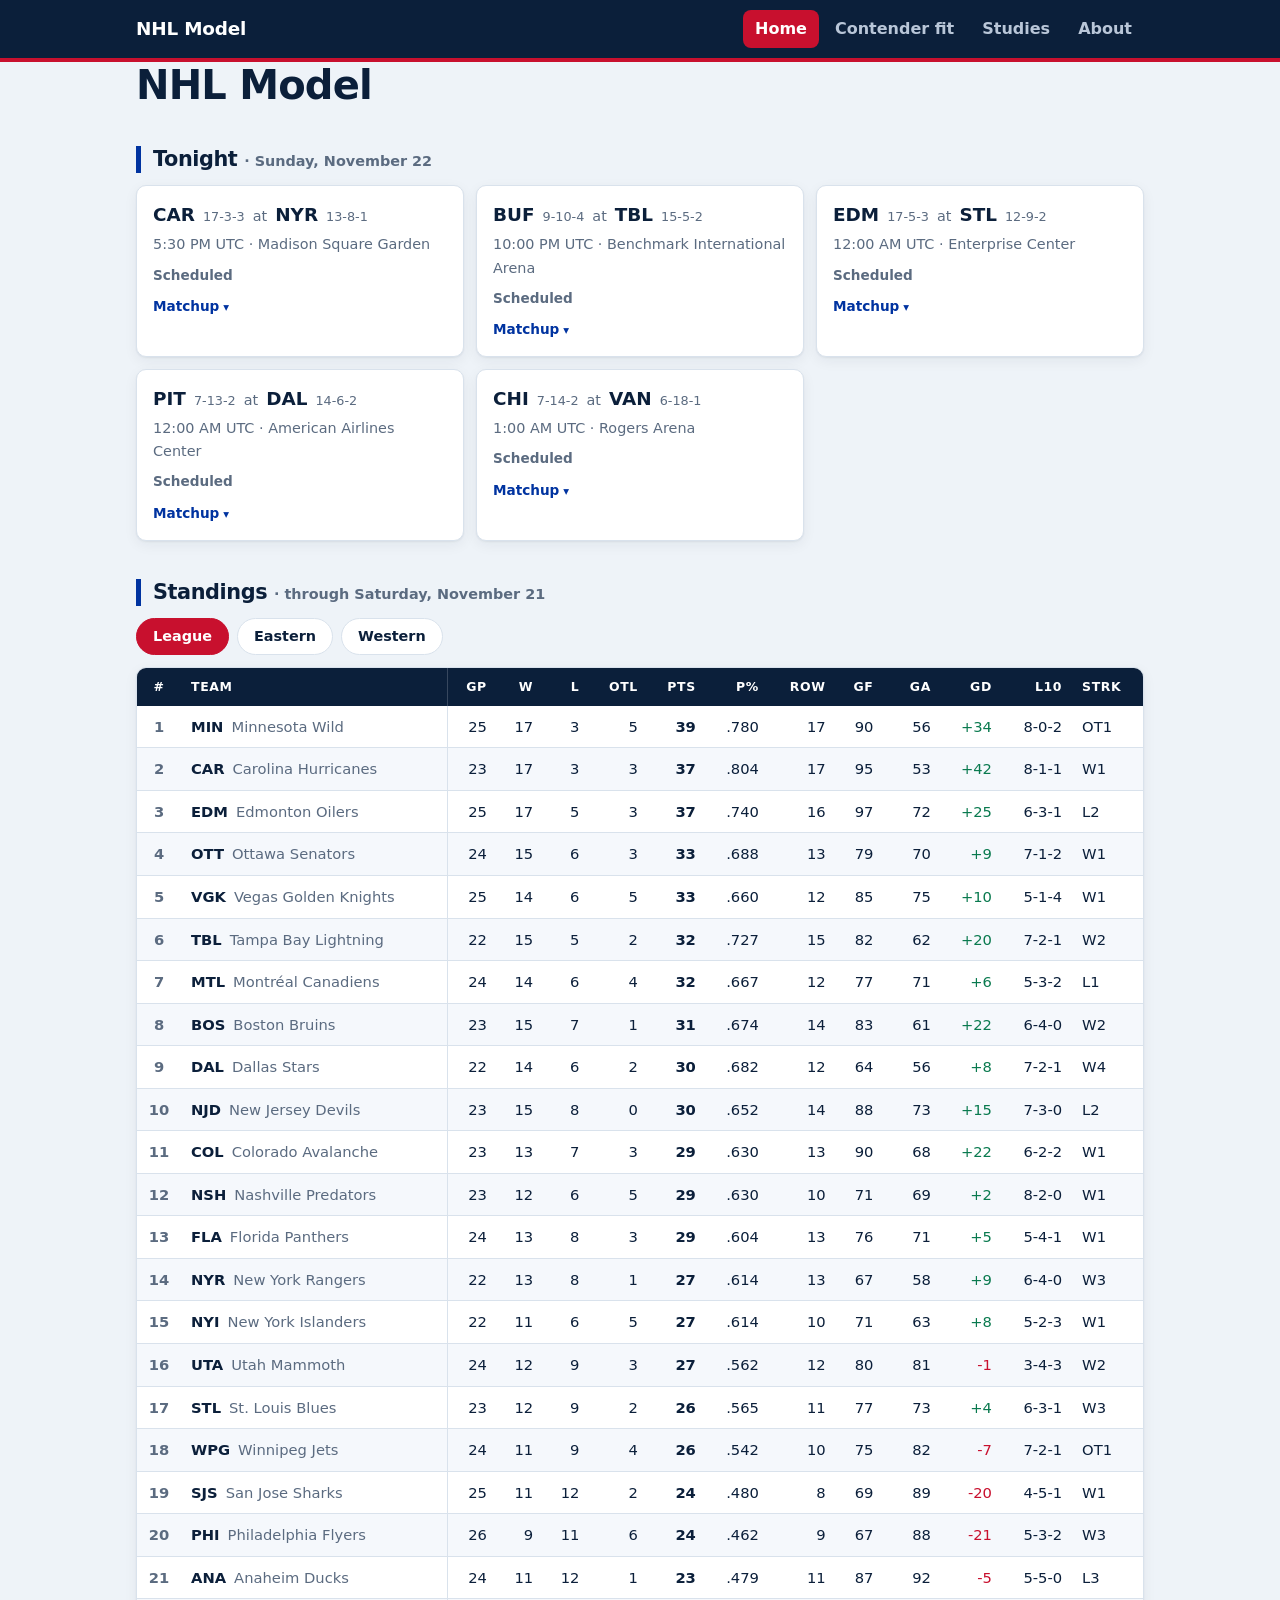
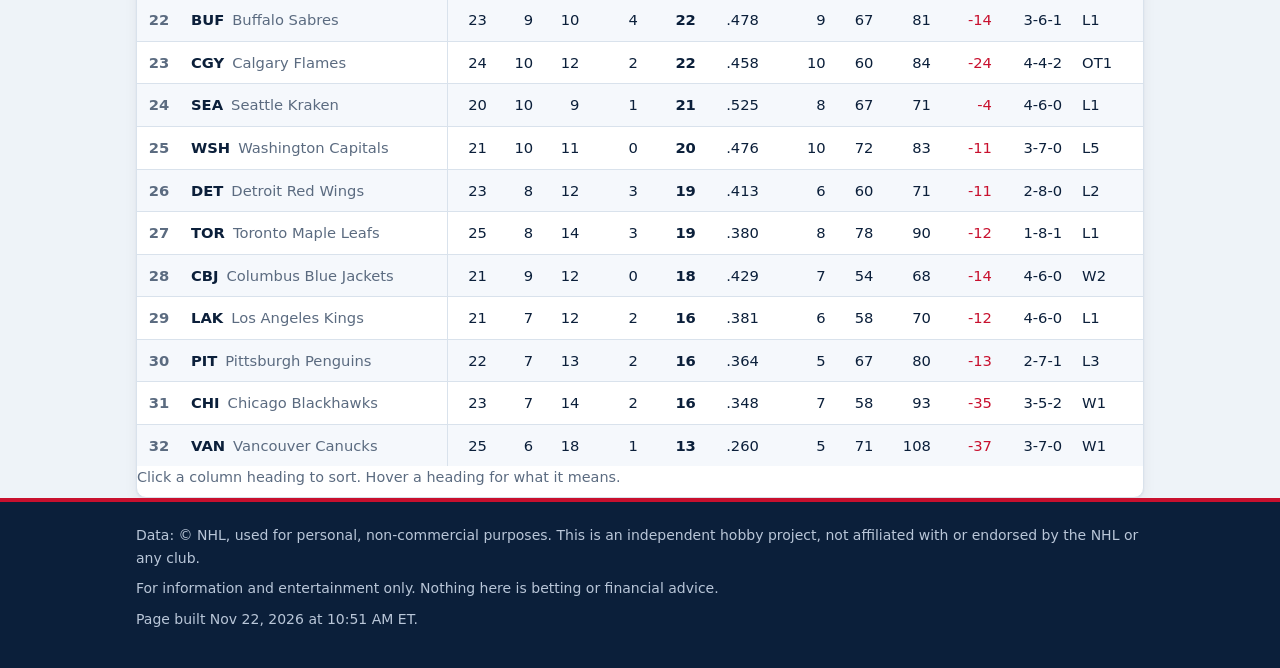
<file: docs/index.html>
<!doctype html>
<html lang="en">
<head>
<meta charset="utf-8">
<meta name="viewport" content="width=device-width, initial-scale=1">
<meta name="theme-color" content="#0b1f3a">
<meta name="color-scheme" content="light">
<title>NHL Model</title>
<meta name="description" content="Independent hockey analytics: who is really good, who is likely to miss the playoffs, and how teams change over a season.">
<link rel="icon" href="data:image/svg+xml,<svg xmlns='http://www.w3.org/2000/svg' viewBox='0 0 100 100'><text y='.9em' font-size='90'>🏒</text></svg>">
<link rel="stylesheet" href="style.css?v=4a2cc280">
</head>
<body>
<header class="site-header">
  <div class="wrap">
    <a class="brand" href="index.html">NHL Model</a>
    <nav><a href="index.html" aria-current="page">Home</a><a href="contender-fit.html">Contender fit</a><a href="studies.html">Studies</a><a href="about.html">About</a></nav>
  </div>
</header>
<main class="wrap">

<h1>NHL Model</h1>

<h2>Tonight <span class="note">&middot; Sunday, November 22</span></h2>
<ul class="games">
    <li class="game">
      <div class="matchup">
        <span>CAR</span> <span class="rec">17-3-3</span>
        <span class="at">at</span>
        <span>NYR</span> <span class="rec">13-8-1</span>
      </div>
      <div class="meta"><time datetime="2026-11-22T17:30:00Z" data-local>12:30 PM ET</time> &middot; Madison Square Garden</div>
      <div class="status">Scheduled</div>
      <button type="button" class="game-toggle" data-panel="m-2026020373" aria-expanded="false" aria-controls="m-2026020373">Matchup</button>
    </li>
    <li class="game">
      <div class="matchup">
        <span>BUF</span> <span class="rec">9-10-4</span>
        <span class="at">at</span>
        <span>TBL</span> <span class="rec">15-5-2</span>
      </div>
      <div class="meta"><time datetime="2026-11-22T22:00:00Z" data-local>5:00 PM ET</time> &middot; Benchmark International Arena</div>
      <div class="status">Scheduled</div>
      <button type="button" class="game-toggle" data-panel="m-2026020374" aria-expanded="false" aria-controls="m-2026020374">Matchup</button>
    </li>
    <li class="game">
      <div class="matchup">
        <span>EDM</span> <span class="rec">17-5-3</span>
        <span class="at">at</span>
        <span>STL</span> <span class="rec">12-9-2</span>
      </div>
      <div class="meta"><time datetime="2026-11-23T00:00:00Z" data-local>7:00 PM ET</time> &middot; Enterprise Center</div>
      <div class="status">Scheduled</div>
      <button type="button" class="game-toggle" data-panel="m-2026020375" aria-expanded="false" aria-controls="m-2026020375">Matchup</button>
    </li>
    <li class="game">
      <div class="matchup">
        <span>PIT</span> <span class="rec">7-13-2</span>
        <span class="at">at</span>
        <span>DAL</span> <span class="rec">14-6-2</span>
      </div>
      <div class="meta"><time datetime="2026-11-23T00:00:00Z" data-local>7:00 PM ET</time> &middot; American Airlines Center</div>
      <div class="status">Scheduled</div>
      <button type="button" class="game-toggle" data-panel="m-2026020376" aria-expanded="false" aria-controls="m-2026020376">Matchup</button>
    </li>
    <li class="game">
      <div class="matchup">
        <span>CHI</span> <span class="rec">7-14-2</span>
        <span class="at">at</span>
        <span>VAN</span> <span class="rec">6-18-1</span>
      </div>
      <div class="meta"><time datetime="2026-11-23T01:00:00Z" data-local>8:00 PM ET</time> &middot; Rogers Arena</div>
      <div class="status">Scheduled</div>
      <button type="button" class="game-toggle" data-panel="m-2026020377" aria-expanded="false" aria-controls="m-2026020377">Matchup</button>
    </li>
</ul>
<div class="match-panels" aria-live="polite">
<div class="match-panel" id="m-2026020373">
  <h3>CAR at NYR</h3>
  <p class="note">The season so far, games through Saturday, November 21. "#" is the league rank (1 = best); the better team in each row is highlighted.
  These are season numbers, not a prediction of tonight's game.</p>
  <div class="table-wrap"><table class="match">
    <thead><tr><th class="left">Stat</th><th>CAR (away)</th><th>NYR (home)</th></tr></thead>
    <tbody><tr class="section"><td colspan="3">Record</td></tr><tr><td class="left">Record</td><td>17-3-3</td><td>13-8-1</td></tr><tr><td class="left">Points %</td><td class="better">.804 <span class="rk">#1</span></td><td>.614 <span class="rk">#13</span></td></tr><tr><td class="left">Road record / home record</td><td>9-2-1</td><td>9-2-0</td></tr><tr><td class="left">Last 10</td><td>8-1-1</td><td>6-4-0</td></tr><tr><td class="left">Streak</td><td>W1</td><td>W3</td></tr><tr><td class="left">Goal difference per game</td><td class="better">+1.83 <span class="rk">#1</span></td><td>+0.41 <span class="rk">#8</span></td></tr><tr class="section"><td colspan="3">Scoring and goaltending</td></tr><tr><td class="left">Goals for per game</td><td class="better">4.13 <span class="rk">#1</span></td><td>3.05 <span class="rk">#20</span></td></tr><tr><td class="left">Goals against per game</td><td class="better">2.26 <span class="rk">#2</span></td><td>2.64 <span class="rk">#4</span></td></tr><tr><td class="left">Shots for per game</td><td class="better">33.1 <span class="rk">#1</span></td><td>26.0 <span class="rk">#27</span></td></tr><tr><td class="left">Shots for per game, on the road / at home</td><td class="better">35.3 <span class="rk">#1</span></td><td>26.3 <span class="rk">#26</span></td></tr><tr><td class="left">Shots against per game</td><td class="better">21.3 <span class="rk">#1</span></td><td>26.4 <span class="rk">#12</span></td></tr><tr><td class="left">Shots against per game, on the road / at home</td><td class="better">21.8 <span class="rk">#1</span></td><td>25.8 <span class="rk">#13</span></td></tr><tr><td class="left">Shooting %</td><td class="better">12.5% <span class="rk">#8</span></td><td>11.7% <span class="rk">#14</span></td></tr><tr><td class="left">Save %</td><td>.894 <span class="rk">#8</span></td><td class="better">.900 <span class="rk">#5</span></td></tr><tr><td class="left">Save %, on the road / at home</td><td>.885 <span class="rk">#17</span></td><td class="better">.915 <span class="rk">#3</span></td></tr><tr><td class="left">PDO (shooting % + save %)</td><td class="better">101.9 <span class="rk">#6</span></td><td>101.8 <span class="rk">#8</span></td></tr><tr class="section"><td colspan="3">Possession and chances (5-on-5)</td></tr><tr><td class="left">Shot-attempt share (Corsi)</td><td class="better">60.2% <span class="rk">#1</span></td><td>48.7% <span class="rk">#23</span></td></tr><tr><td class="left">Scoring-chance share</td><td class="better">60.7% <span class="rk">#1</span></td><td>51.4% <span class="rk">#14</span></td></tr><tr><td class="left">Scoring chances for per 60</td><td class="better">22.1 <span class="rk">#1</span></td><td>18.4 <span class="rk">#9</span></td></tr><tr><td class="left">Scoring chances against per 60</td><td class="better">14.3 <span class="rk">#2</span></td><td>17.4 <span class="rk">#20</span></td></tr><tr><td class="left">Offensive-zone minutes per 60</td><td class="better">27.6 <span class="rk">#1</span></td><td>24.7 <span class="rk">#9</span></td></tr><tr><td class="left">BER (breakout efficiency rating)</td><td class="better">35.1 <span class="rk">#1</span></td><td>29.2 <span class="rk">#12</span></td></tr><tr><td class="left">BEI (breakout efficiency index)</td><td>52.1 <span class="rk">#15</span></td><td class="better">61.3 <span class="rk">#10</span></td></tr><tr class="section"><td colspan="3">Special teams</td></tr><tr><td class="left">Power play %</td><td class="better">26.2% <span class="rk">#6</span></td><td>19.7% <span class="rk">#24</span></td></tr><tr><td class="left">Penalty kill %</td><td>84.3% <span class="rk">#6</span></td><td class="better">89.7% <span class="rk">#1</span></td></tr><tr><td class="left">Power kill (PP% + PK%)</td><td class="better">110.5 <span class="rk">#4</span></td><td>109.4 <span class="rk">#5</span></td></tr><tr class="section"><td colspan="3">Goaltending and defense (our expected-goals model, games through Nov 21)</td></tr><tr><td class="left">Goals saved above expected (GSAx)</td><td>+3.0 <span class="rk">#10</span></td><td class="better">+9.1 <span class="rk">#6</span></td></tr><tr><td class="left">Defense rank (quality of shots allowed)</td><td class="better">#1</td><td>#10</td></tr><tr><td class="left">Goaltending rank (GSAx per 60)</td><td>#10</td><td class="better">#5</td></tr><tr><td class="left">Goalie and defense together</td><td>Both good</td><td>Both good</td></tr><tr class="section"><td colspan="3">Contender fit</td></tr><tr><td class="left">Final-four chance (contender fit)</td><td class="better">65.1% <span class="rk">#1</span></td><td>11.5% <span class="rk">#14</span></td></tr></tbody>
  </table></div>
  <div class="match-forms">
    <div><h4>CAR: last 5</h4><ul><li><span class="res res-w">W</span> 7-4 vs EDM <span class="note">&middot; Nov 21</span></li><li><span class="res res-otl">OTL OT</span> 1-2 vs MTL <span class="note">&middot; Nov 19</span></li><li><span class="res res-w">W</span> 5-1 vs SEA <span class="note">&middot; Nov 14</span></li><li><span class="res res-w">W</span> 4-1 at SEA <span class="note">&middot; Nov 12</span></li><li><span class="res res-w">W</span> 9-2 vs CHI <span class="note">&middot; Nov 7</span></li></ul></div>
    <div><h4>NYR: last 5</h4><ul><li><span class="res res-w">W</span> 3-1 vs MTL <span class="note">&middot; Nov 16</span></li><li><span class="res res-w">W</span> 5-1 at VAN <span class="note">&middot; Nov 13</span></li><li><span class="res res-w">W</span> 3-1 at CGY <span class="note">&middot; Nov 11</span></li><li><span class="res res-l">L</span> 1-3 at EDM <span class="note">&middot; Nov 9</span></li><li><span class="res res-w">W</span> 4-3 at SEA <span class="note">&middot; Nov 7</span></li></ul></div>
    <div><h4>Season series</h4><ul><li>First meeting this season.</li></ul></div>
  </div>
</div>
<div class="match-panel" id="m-2026020374">
  <h3>BUF at TBL</h3>
  <p class="note">The season so far, games through Saturday, November 21. "#" is the league rank (1 = best); the better team in each row is highlighted.
  These are season numbers, not a prediction of tonight's game.</p>
  <div class="table-wrap"><table class="match">
    <thead><tr><th class="left">Stat</th><th>BUF (away)</th><th>TBL (home)</th></tr></thead>
    <tbody><tr class="section"><td colspan="3">Record</td></tr><tr><td class="left">Record</td><td>9-10-4</td><td>15-5-2</td></tr><tr><td class="left">Points %</td><td>.478 <span class="rk">#22</span></td><td class="better">.727 <span class="rk">#4</span></td></tr><tr><td class="left">Road record / home record</td><td>5-4-4</td><td>10-1-0</td></tr><tr><td class="left">Last 10</td><td>3-6-1</td><td>7-2-1</td></tr><tr><td class="left">Streak</td><td>L1</td><td>W2</td></tr><tr><td class="left">Goal difference per game</td><td>-0.61 <span class="rk">#26</span></td><td class="better">+0.91 <span class="rk">#6</span></td></tr><tr class="section"><td colspan="3">Scoring and goaltending</td></tr><tr><td class="left">Goals for per game</td><td>2.91 <span class="rk">#23</span></td><td class="better">3.73 <span class="rk">#5</span></td></tr><tr><td class="left">Goals against per game</td><td>3.48 <span class="rk">#23</span></td><td class="better">2.77 <span class="rk">#6</span></td></tr><tr><td class="left">Shots for per game</td><td>26.8 <span class="rk">#22</span></td><td class="better">28.9 <span class="rk">#9</span></td></tr><tr><td class="left">Shots for per game, on the road / at home</td><td>25.3 <span class="rk">#23</span></td><td class="better">31.0 <span class="rk">#5</span></td></tr><tr><td class="left">Shots against per game</td><td>27.7 <span class="rk">#19</span></td><td class="better">25.0 <span class="rk">#3</span></td></tr><tr><td class="left">Shots against per game, on the road / at home</td><td>30.8 <span class="rk">#26</span></td><td class="better">23.0 <span class="rk">#3</span></td></tr><tr><td class="left">Shooting %</td><td>10.9% <span class="rk">#23</span></td><td class="better">12.9% <span class="rk">#5</span></td></tr><tr><td class="left">Save %</td><td>.875 <span class="rk">#26</span></td><td class="better">.889 <span class="rk">#12</span></td></tr><tr><td class="left">Save %, on the road / at home</td><td>.888 <span class="rk">#15</span></td><td class="better">.917 <span class="rk">#1</span></td></tr><tr><td class="left">PDO (shooting % + save %)</td><td>98.3 <span class="rk">#24</span></td><td class="better">101.8 <span class="rk">#7</span></td></tr><tr class="section"><td colspan="3">Possession and chances (5-on-5)</td></tr><tr><td class="left">Shot-attempt share (Corsi)</td><td>51.0% <span class="rk">#9</span></td><td class="better">54.0% <span class="rk">#4</span></td></tr><tr><td class="left">Scoring-chance share</td><td>48.4% <span class="rk">#21</span></td><td class="better">54.7% <span class="rk">#4</span></td></tr><tr><td class="left">Scoring chances for per 60</td><td>16.1 <span class="rk">#24</span></td><td class="better">20.1 <span class="rk">#3</span></td></tr><tr><td class="left">Scoring chances against per 60</td><td>17.2 <span class="rk">#19</span></td><td class="better">16.7 <span class="rk">#14</span></td></tr><tr><td class="left">Offensive-zone minutes per 60</td><td class="better">24.7 <span class="rk">#9</span></td><td>24.6 <span class="rk">#11</span></td></tr><tr><td class="left">BER (breakout efficiency rating)</td><td>29.9 <span class="rk">#10</span></td><td class="better">32.7 <span class="rk">#4</span></td></tr><tr><td class="left">BEI (breakout efficiency index)</td><td class="better">59.0 <span class="rk">#12</span></td><td>44.7 <span class="rk">#22</span></td></tr><tr class="section"><td colspan="3">Special teams</td></tr><tr><td class="left">Power play %</td><td>16.0% <span class="rk">#30</span></td><td class="better">21.1% <span class="rk">#19</span></td></tr><tr><td class="left">Penalty kill %</td><td>72.2% <span class="rk">#26</span></td><td class="better">73.7% <span class="rk">#23</span></td></tr><tr><td class="left">Power kill (PP% + PK%)</td><td>88.2 <span class="rk">#29</span></td><td class="better">94.8 <span class="rk">#23</span></td></tr><tr class="section"><td colspan="3">Goaltending and defense (our expected-goals model, games through Nov 21)</td></tr><tr><td class="left">Goals saved above expected (GSAx)</td><td>-5.5 <span class="rk">#23</span></td><td class="better">+1.9 <span class="rk">#12</span></td></tr><tr><td class="left">Defense rank (quality of shots allowed)</td><td>#19</td><td class="better">#6</td></tr><tr><td class="left">Goaltending rank (GSAx per 60)</td><td>#22</td><td class="better">#11</td></tr><tr><td class="left">Goalie and defense together</td><td>Both weak</td><td>Both good</td></tr><tr class="section"><td colspan="3">Contender fit</td></tr><tr><td class="left">Final-four chance (contender fit)</td><td>5.4% <span class="rk">#22</span></td><td class="better">25.8% <span class="rk">#2</span></td></tr></tbody>
  </table></div>
  <div class="match-forms">
    <div><h4>BUF: last 5</h4><ul><li><span class="res res-l">L</span> 3-4 at FLA <span class="note">&middot; Nov 21</span></li><li><span class="res res-w">W</span> 6-3 at WSH <span class="note">&middot; Nov 19</span></li><li><span class="res res-l">L</span> 3-4 at PHI <span class="note">&middot; Nov 17</span></li><li><span class="res res-l">L</span> 0-2 at DAL <span class="note">&middot; Nov 14</span></li><li><span class="res res-otl">OTL OT</span> 2-3 at CHI <span class="note">&middot; Nov 12</span></li></ul></div>
    <div><h4>TBL: last 5</h4><ul><li><span class="res res-w">W</span> 3-1 vs EDM <span class="note">&middot; Nov 19</span></li><li><span class="res res-w">W</span> 5-2 vs WSH <span class="note">&middot; Nov 17</span></li><li><span class="res res-l">L</span> 0-2 vs DET <span class="note">&middot; Nov 14</span></li><li><span class="res res-w">W</span> 3-1 at CBJ <span class="note">&middot; Nov 12</span></li><li><span class="res res-w">W</span> 8-3 at BUF <span class="note">&middot; Nov 11</span></li></ul></div>
    <div><h4>Season series</h4><ul><li>Nov 11: BUF <span class="res res-l">L</span> 3-8 vs TBL</li></ul></div>
  </div>
</div>
<div class="match-panel" id="m-2026020375">
  <h3>EDM at STL</h3>
  <p class="note">The season so far, games through Saturday, November 21. "#" is the league rank (1 = best); the better team in each row is highlighted.
  These are season numbers, not a prediction of tonight's game.</p>
  <div class="table-wrap"><table class="match">
    <thead><tr><th class="left">Stat</th><th>EDM (away)</th><th>STL (home)</th></tr></thead>
    <tbody><tr class="section"><td colspan="3">Record</td></tr><tr><td class="left">Record</td><td>17-5-3</td><td>12-9-2</td></tr><tr><td class="left">Points %</td><td class="better">.740 <span class="rk">#3</span></td><td>.565 <span class="rk">#16</span></td></tr><tr><td class="left">Road record / home record</td><td>10-2-1</td><td>7-3-1</td></tr><tr><td class="left">Last 10</td><td>6-3-1</td><td>6-3-1</td></tr><tr><td class="left">Streak</td><td>L2</td><td>W3</td></tr><tr><td class="left">Goal difference per game</td><td class="better">+1.00 <span class="rk">#3</span></td><td>+0.17 <span class="rk">#15</span></td></tr><tr class="section"><td colspan="3">Scoring and goaltending</td></tr><tr><td class="left">Goals for per game</td><td class="better">3.84 <span class="rk">#3</span></td><td>3.30 <span class="rk">#12</span></td></tr><tr><td class="left">Goals against per game</td><td class="better">2.80 <span class="rk">#8</span></td><td>3.17 <span class="rk">#16</span></td></tr><tr><td class="left">Shots for per game</td><td>24.4 <span class="rk">#30</span></td><td class="better">27.1 <span class="rk">#20</span></td></tr><tr><td class="left">Shots for per game, on the road / at home</td><td>21.3 <span class="rk">#32</span></td><td class="better">28.1 <span class="rk">#20</span></td></tr><tr><td class="left">Shots against per game</td><td class="better">26.8 <span class="rk">#13</span></td><td>29.7 <span class="rk">#28</span></td></tr><tr><td class="left">Shots against per game, on the road / at home</td><td class="better">27.2 <span class="rk">#13</span></td><td>30.5 <span class="rk">#31</span></td></tr><tr><td class="left">Shooting %</td><td class="better">15.8% <span class="rk">#1</span></td><td>12.2% <span class="rk">#12</span></td></tr><tr><td class="left">Save %</td><td class="better">.896 <span class="rk">#7</span></td><td>.893 <span class="rk">#10</span></td></tr><tr><td class="left">Save %, on the road / at home</td><td class="better">.912 <span class="rk">#4</span></td><td>.898 <span class="rk">#9</span></td></tr><tr><td class="left">PDO (shooting % + save %)</td><td class="better">105.3 <span class="rk">#1</span></td><td>101.5 <span class="rk">#9</span></td></tr><tr class="section"><td colspan="3">Possession and chances (5-on-5)</td></tr><tr><td class="left">Shot-attempt share (Corsi)</td><td>46.1% <span class="rk">#28</span></td><td class="better">49.4% <span class="rk">#22</span></td></tr><tr><td class="left">Scoring-chance share</td><td>45.7% <span class="rk">#27</span></td><td class="better">51.2% <span class="rk">#15</span></td></tr><tr><td class="left">Scoring chances for per 60</td><td>13.7 <span class="rk">#31</span></td><td class="better">17.5 <span class="rk">#14</span></td></tr><tr><td class="left">Scoring chances against per 60</td><td class="better">16.3 <span class="rk">#11</span></td><td>16.7 <span class="rk">#15</span></td></tr><tr><td class="left">Offensive-zone minutes per 60</td><td>24.5 <span class="rk">#17</span></td><td class="better">24.6 <span class="rk">#11</span></td></tr><tr><td class="left">BER (breakout efficiency rating)</td><td>24.0 <span class="rk">#30</span></td><td class="better">27.5 <span class="rk">#17</span></td></tr><tr><td class="left">BEI (breakout efficiency index)</td><td class="better">68.4 <span class="rk">#6</span></td><td>63.7 <span class="rk">#7</span></td></tr><tr class="section"><td colspan="3">Special teams</td></tr><tr><td class="left">Power play %</td><td class="better">34.1% <span class="rk">#2</span></td><td>21.9% <span class="rk">#17</span></td></tr><tr><td class="left">Penalty kill %</td><td>77.4% <span class="rk">#17</span></td><td class="better">82.0% <span class="rk">#8</span></td></tr><tr><td class="left">Power kill (PP% + PK%)</td><td class="better">111.5 <span class="rk">#2</span></td><td>103.8 <span class="rk">#13</span></td></tr><tr class="section"><td colspan="3">Goaltending and defense (our expected-goals model, games through Nov 21)</td></tr><tr><td class="left">Goals saved above expected (GSAx)</td><td class="better">+9.1 <span class="rk">#6</span></td><td>-0.3 <span class="rk">#17</span></td></tr><tr><td class="left">Defense rank (quality of shots allowed)</td><td>#17</td><td class="better">#15</td></tr><tr><td class="left">Goaltending rank (GSAx per 60)</td><td class="better">#7</td><td>#17</td></tr><tr><td class="left">Goalie and defense together</td><td>Goalie bailing out the defense</td><td>Defense let down by the goalie</td></tr><tr class="section"><td colspan="3">Contender fit</td></tr><tr><td class="left">Final-four chance (contender fit)</td><td class="better">16.5% <span class="rk">#10</span></td><td>9.4% <span class="rk">#17</span></td></tr></tbody>
  </table></div>
  <div class="match-forms">
    <div><h4>EDM: last 5</h4><ul><li><span class="res res-l">L</span> 4-7 at CAR <span class="note">&middot; Nov 21</span></li><li><span class="res res-l">L</span> 1-3 at TBL <span class="note">&middot; Nov 19</span></li><li><span class="res res-w">W</span> 5-2 at FLA <span class="note">&middot; Nov 17</span></li><li><span class="res res-w">W</span> 5-2 at PHI <span class="note">&middot; Nov 15</span></li><li><span class="res res-w">W</span> 1-0 at TOR <span class="note">&middot; Nov 14</span></li></ul></div>
    <div><h4>STL: last 5</h4><ul><li><span class="res res-w">W</span> 9-6 vs NJD <span class="note">&middot; Nov 21</span></li><li><span class="res res-w">W</span> 5-2 at PIT <span class="note">&middot; Nov 19</span></li><li><span class="res res-w">W</span> 8-6 vs ANA <span class="note">&middot; Nov 17</span></li><li><span class="res res-l">L</span> 1-4 vs FLA <span class="note">&middot; Nov 14</span></li><li><span class="res res-w">W SO</span> 1-0 at UTA <span class="note">&middot; Nov 12</span></li></ul></div>
    <div><h4>Season series</h4><ul><li>First meeting this season.</li></ul></div>
  </div>
</div>
<div class="match-panel" id="m-2026020376">
  <h3>PIT at DAL</h3>
  <p class="note">The season so far, games through Saturday, November 21. "#" is the league rank (1 = best); the better team in each row is highlighted.
  These are season numbers, not a prediction of tonight's game.</p>
  <div class="table-wrap"><table class="match">
    <thead><tr><th class="left">Stat</th><th>PIT (away)</th><th>DAL (home)</th></tr></thead>
    <tbody><tr class="section"><td colspan="3">Record</td></tr><tr><td class="left">Record</td><td>7-13-2</td><td>14-6-2</td></tr><tr><td class="left">Points %</td><td>.364 <span class="rk">#30</span></td><td class="better">.682 <span class="rk">#6</span></td></tr><tr><td class="left">Road record / home record</td><td>3-8-1</td><td>8-5-0</td></tr><tr><td class="left">Last 10</td><td>2-7-1</td><td>7-2-1</td></tr><tr><td class="left">Streak</td><td>L3</td><td>W4</td></tr><tr><td class="left">Goal difference per game</td><td>-0.59 <span class="rk">#25</span></td><td class="better">+0.36 <span class="rk">#11</span></td></tr><tr class="section"><td colspan="3">Scoring and goaltending</td></tr><tr><td class="left">Goals for per game</td><td class="better">2.95 <span class="rk">#22</span></td><td>2.82 <span class="rk">#24</span></td></tr><tr><td class="left">Goals against per game</td><td>3.59 <span class="rk">#28</span></td><td class="better">2.45 <span class="rk">#3</span></td></tr><tr><td class="left">Shots for per game</td><td class="better">27.4 <span class="rk">#15</span></td><td>26.0 <span class="rk">#25</span></td></tr><tr><td class="left">Shots for per game, on the road / at home</td><td class="better">27.9 <span class="rk">#7</span></td><td>26.8 <span class="rk">#25</span></td></tr><tr><td class="left">Shots against per game</td><td>28.4 <span class="rk">#24</span></td><td class="better">23.9 <span class="rk">#2</span></td></tr><tr><td class="left">Shots against per game, on the road / at home</td><td>28.2 <span class="rk">#17</span></td><td class="better">22.6 <span class="rk">#2</span></td></tr><tr><td class="left">Shooting %</td><td>10.8% <span class="rk">#25</span></td><td class="better">10.8% <span class="rk">#24</span></td></tr><tr><td class="left">Save %</td><td>.874 <span class="rk">#27</span></td><td class="better">.897 <span class="rk">#6</span></td></tr><tr><td class="left">Save %, on the road / at home</td><td>.864 <span class="rk">#28</span></td><td class="better">.874 <span class="rk">#23</span></td></tr><tr><td class="left">PDO (shooting % + save %)</td><td>98.1 <span class="rk">#26</span></td><td class="better">100.5 <span class="rk">#14</span></td></tr><tr class="section"><td colspan="3">Possession and chances (5-on-5)</td></tr><tr><td class="left">Shot-attempt share (Corsi)</td><td class="better">52.3% <span class="rk">#6</span></td><td>50.2% <span class="rk">#16</span></td></tr><tr><td class="left">Scoring-chance share</td><td class="better">54.1% <span class="rk">#6</span></td><td>52.0% <span class="rk">#12</span></td></tr><tr><td class="left">Scoring chances for per 60</td><td class="better">20.2 <span class="rk">#2</span></td><td>16.0 <span class="rk">#25</span></td></tr><tr><td class="left">Scoring chances against per 60</td><td>17.2 <span class="rk">#18</span></td><td class="better">14.8 <span class="rk">#3</span></td></tr><tr><td class="left">Offensive-zone minutes per 60</td><td class="better">24.8 <span class="rk">#7</span></td><td>24.3 <span class="rk">#20</span></td></tr><tr><td class="left">BER (breakout efficiency rating)</td><td>30.8 <span class="rk">#7</span></td><td class="better">33.6 <span class="rk">#2</span></td></tr><tr><td class="left">BEI (breakout efficiency index)</td><td>35.2 <span class="rk">#26</span></td><td class="better">50.6 <span class="rk">#17</span></td></tr><tr class="section"><td colspan="3">Special teams</td></tr><tr><td class="left">Power play %</td><td>19.4% <span class="rk">#26</span></td><td class="better">22.6% <span class="rk">#16</span></td></tr><tr><td class="left">Penalty kill %</td><td>81.0% <span class="rk">#10</span></td><td class="better">88.5% <span class="rk">#3</span></td></tr><tr><td class="left">Power kill (PP% + PK%)</td><td>100.4 <span class="rk">#16</span></td><td class="better">111.1 <span class="rk">#3</span></td></tr><tr class="section"><td colspan="3">Goaltending and defense (our expected-goals model, games through Nov 21)</td></tr><tr><td class="left">Goals saved above expected (GSAx)</td><td>-9.7 <span class="rk">#29</span></td><td class="better">+6.5 <span class="rk">#8</span></td></tr><tr><td class="left">Defense rank (quality of shots allowed)</td><td>#12</td><td class="better">#3</td></tr><tr><td class="left">Goaltending rank (GSAx per 60)</td><td>#30</td><td class="better">#8</td></tr><tr><td class="left">Goalie and defense together</td><td>Defense let down by the goalie</td><td>Both good</td></tr><tr class="section"><td colspan="3">Contender fit</td></tr><tr><td class="left">Final-four chance (contender fit)</td><td>5.1% <span class="rk">#23</span></td><td class="better">20.5% <span class="rk">#5</span></td></tr></tbody>
  </table></div>
  <div class="match-forms">
    <div><h4>PIT: last 5</h4><ul><li><span class="res res-l">L</span> 3-4 at NSH <span class="note">&middot; Nov 21</span></li><li><span class="res res-l">L</span> 2-5 vs STL <span class="note">&middot; Nov 19</span></li><li><span class="res res-l">L</span> 1-4 vs OTT <span class="note">&middot; Nov 14</span></li><li><span class="res res-w">W SO</span> 3-2 at SJS <span class="note">&middot; Nov 11</span></li><li><span class="res res-l">L</span> 2-5 at ANA <span class="note">&middot; Nov 8</span></li></ul></div>
    <div><h4>DAL: last 5</h4><ul><li><span class="res res-w">W SO</span> 4-3 at VGK <span class="note">&middot; Nov 19</span></li><li><span class="res res-w">W OT</span> 4-3 at VGK <span class="note">&middot; Nov 17</span></li><li><span class="res res-w">W OT</span> 2-1 vs FLA <span class="note">&middot; Nov 15</span></li><li><span class="res res-w">W</span> 2-0 vs BUF <span class="note">&middot; Nov 14</span></li><li><span class="res res-l">L</span> 3-8 vs WPG <span class="note">&middot; Nov 12</span></li></ul></div>
    <div><h4>Season series</h4><ul><li>Oct 10: PIT <span class="res res-w">W SO</span> 2-1 vs DAL</li></ul></div>
  </div>
</div>
<div class="match-panel" id="m-2026020377">
  <h3>CHI at VAN</h3>
  <p class="note">The season so far, games through Saturday, November 21. "#" is the league rank (1 = best); the better team in each row is highlighted.
  These are season numbers, not a prediction of tonight's game.</p>
  <div class="table-wrap"><table class="match">
    <thead><tr><th class="left">Stat</th><th>CHI (away)</th><th>VAN (home)</th></tr></thead>
    <tbody><tr class="section"><td colspan="3">Record</td></tr><tr><td class="left">Record</td><td>7-14-2</td><td>6-18-1</td></tr><tr><td class="left">Points %</td><td class="better">.348 <span class="rk">#31</span></td><td>.260 <span class="rk">#32</span></td></tr><tr><td class="left">Road record / home record</td><td>1-8-1</td><td>2-9-0</td></tr><tr><td class="left">Last 10</td><td>3-5-2</td><td>3-7-0</td></tr><tr><td class="left">Streak</td><td>W1</td><td>W1</td></tr><tr><td class="left">Goal difference per game</td><td>-1.52 <span class="rk">#32</span></td><td class="better">-1.48 <span class="rk">#31</span></td></tr><tr class="section"><td colspan="3">Scoring and goaltending</td></tr><tr><td class="left">Goals for per game</td><td>2.52 <span class="rk">#29</span></td><td class="better">2.80 <span class="rk">#25</span></td></tr><tr><td class="left">Goals against per game</td><td class="better">4.00 <span class="rk">#31</span></td><td>4.32 <span class="rk">#32</span></td></tr><tr><td class="left">Shots for per game</td><td class="better">23.6 <span class="rk">#31</span></td><td>22.4 <span class="rk">#32</span></td></tr><tr><td class="left">Shots for per game, on the road / at home</td><td class="better">24.0 <span class="rk">#28</span></td><td>21.5 <span class="rk">#32</span></td></tr><tr><td class="left">Shots against per game</td><td class="better">30.8 <span class="rk">#31</span></td><td>31.3 <span class="rk">#32</span></td></tr><tr><td class="left">Shots against per game, on the road / at home</td><td>31.2 <span class="rk">#29</span></td><td class="better">28.5 <span class="rk">#25</span></td></tr><tr><td class="left">Shooting %</td><td>10.7% <span class="rk">#26</span></td><td class="better">12.5% <span class="rk">#7</span></td></tr><tr><td class="left">Save %</td><td class="better">.870 <span class="rk">#29</span></td><td>.862 <span class="rk">#30</span></td></tr><tr><td class="left">Save %, on the road / at home</td><td>.843 <span class="rk">#32</span></td><td>.847 <span class="rk">#32</span></td></tr><tr><td class="left">PDO (shooting % + save %)</td><td>97.7 <span class="rk">#28</span></td><td class="better">98.7 <span class="rk">#21</span></td></tr><tr class="section"><td colspan="3">Possession and chances (5-on-5)</td></tr><tr><td class="left">Shot-attempt share (Corsi)</td><td class="better">44.9% <span class="rk">#30</span></td><td>44.0% <span class="rk">#31</span></td></tr><tr><td class="left">Scoring-chance share</td><td class="better">41.9% <span class="rk">#31</span></td><td>39.3% <span class="rk">#32</span></td></tr><tr><td class="left">Scoring chances for per 60</td><td class="better">14.2 <span class="rk">#30</span></td><td>13.5 <span class="rk">#32</span></td></tr><tr><td class="left">Scoring chances against per 60</td><td class="better">19.6 <span class="rk">#29</span></td><td>20.9 <span class="rk">#32</span></td></tr><tr><td class="left">Offensive-zone minutes per 60</td><td class="better">23.1 <span class="rk">#29</span></td><td>23.0 <span class="rk">#30</span></td></tr><tr><td class="left">BER (breakout efficiency rating)</td><td class="better">28.5 <span class="rk">#15</span></td><td>25.9 <span class="rk">#25</span></td></tr><tr><td class="left">BEI (breakout efficiency index)</td><td>28.7 <span class="rk">#28</span></td><td class="better">43.7 <span class="rk">#23</span></td></tr><tr class="section"><td colspan="3">Special teams</td></tr><tr><td class="left">Power play %</td><td>18.5% <span class="rk">#27</span></td><td class="better">23.4% <span class="rk">#13</span></td></tr><tr><td class="left">Penalty kill %</td><td class="better">78.1% <span class="rk">#16</span></td><td>63.0% <span class="rk">#31</span></td></tr><tr><td class="left">Power kill (PP% + PK%)</td><td class="better">96.5 <span class="rk">#19</span></td><td>86.3 <span class="rk">#30</span></td></tr><tr class="section"><td colspan="3">Goaltending and defense (our expected-goals model, games through Nov 21)</td></tr><tr><td class="left">Goals saved above expected (GSAx)</td><td class="better">-5.8 <span class="rk">#25</span></td><td>-14.1 <span class="rk">#32</span></td></tr><tr><td class="left">Defense rank (quality of shots allowed)</td><td class="better">#29</td><td>#31</td></tr><tr><td class="left">Goaltending rank (GSAx per 60)</td><td class="better">#23</td><td>#32</td></tr><tr><td class="left">Goalie and defense together</td><td>Both weak</td><td>Both weak</td></tr><tr class="section"><td colspan="3">Contender fit</td></tr><tr><td class="left">Final-four chance (contender fit)</td><td class="better">1.6% <span class="rk">#31</span></td><td>0.7% <span class="rk">#32</span></td></tr></tbody>
  </table></div>
  <div class="match-forms">
    <div><h4>CHI: last 5</h4><ul><li><span class="res res-w">W OT</span> 4-3 at CGY <span class="note">&middot; Nov 21</span></li><li><span class="res res-l">L</span> 2-4 vs CBJ <span class="note">&middot; Nov 19</span></li><li><span class="res res-w">W</span> 6-3 vs TOR <span class="note">&middot; Nov 17</span></li><li><span class="res res-otl">OTL SO</span> 4-5 vs WPG <span class="note">&middot; Nov 14</span></li><li><span class="res res-w">W OT</span> 3-2 vs BUF <span class="note">&middot; Nov 12</span></li></ul></div>
    <div><h4>VAN: last 5</h4><ul><li><span class="res res-w">W SO</span> 4-3 vs MIN <span class="note">&middot; Nov 21</span></li><li><span class="res res-l">L</span> 1-5 at SEA <span class="note">&middot; Nov 19</span></li><li><span class="res res-w">W</span> 3-2 at UTA <span class="note">&middot; Nov 16</span></li><li><span class="res res-w">W</span> 6-3 at VGK <span class="note">&middot; Nov 15</span></li><li><span class="res res-l">L</span> 1-5 vs NYR <span class="note">&middot; Nov 13</span></li></ul></div>
    <div><h4>Season series</h4><ul><li>First meeting this season.</li></ul></div>
  </div>
</div></div>

<h2>Standings <span class="note">&middot; through Saturday, November 21</span></h2>
<div class="chips" data-filter-group="standings" role="group" aria-label="Filter standings">
  <button type="button" data-filter="all" aria-pressed="true">League</button>
  <button type="button" data-filter="Eastern" aria-pressed="false">Eastern</button>
  <button type="button" data-filter="Western" aria-pressed="false">Western</button>
</div>
<div class="table-wrap">
<table class="sortable ranked" id="standings">
<caption class="note" style="text-align:left;padding:0 0 8px;caption-side:bottom">Click a column heading to sort. Hover a heading for what it means.</caption>
<thead><tr><th class="" data-sort="num" data-first="ascending" title="Rank in the league (by points)" scope="col"><button type="button">#</button></th><th class="left" data-sort="text" data-first="ascending" title="Team" scope="col"><button type="button">Team</button></th><th class="" data-sort="num" title="Games played" scope="col"><button type="button">GP</button></th><th class="" data-sort="num" title="Wins" scope="col"><button type="button">W</button></th><th class="" data-sort="num" title="Regulation losses" scope="col"><button type="button">L</button></th><th class="" data-sort="num" title="Overtime / shootout losses" scope="col"><button type="button">OTL</button></th><th class="" data-sort="num" title="Points" scope="col"><button type="button">PTS</button></th><th class="" data-sort="num" title="Points percentage: points won out of points available" scope="col"><button type="button">P%</button></th><th class="" data-sort="num" title="Regulation + overtime wins (first tiebreaker after points)" scope="col"><button type="button">ROW</button></th><th class="" data-sort="num" title="Goals for" scope="col"><button type="button">GF</button></th><th class="" data-sort="num" data-first="ascending" title="Goals against" scope="col"><button type="button">GA</button></th><th class="" data-sort="num" title="Goal difference" scope="col"><button type="button">GD</button></th><th class="" data-sort="num" title="Record in the last 10 games (W-L-OTL)" scope="col"><button type="button">L10</button></th><th class="left" data-sort="text" title="Current streak (W = winning, L = losing, OTL = overtime losses)" scope="col"><button type="button">STRK</button></th></tr></thead>
<tbody>
<tr data-conf="Western"><td data-v="1">1</td><td class="team left" data-v="Minnesota Wild">MIN<span class="full">Minnesota Wild</span></td><td data-v="25">25</td><td data-v="17">17</td><td data-v="3">3</td><td data-v="5">5</td><td class="pts" data-v="39">39</td><td data-v="0.78">.780</td><td data-v="17">17</td><td data-v="90">90</td><td data-v="56">56</td><td class="pos" data-v="34">+34</td><td data-v="8">8-0-2</td><td class="left" data-v="">OT1</td></tr>
<tr data-conf="Eastern"><td data-v="2">2</td><td class="team left" data-v="Carolina Hurricanes">CAR<span class="full">Carolina Hurricanes</span></td><td data-v="23">23</td><td data-v="17">17</td><td data-v="3">3</td><td data-v="3">3</td><td class="pts" data-v="37">37</td><td data-v="0.804">.804</td><td data-v="17">17</td><td data-v="95">95</td><td data-v="53">53</td><td class="pos" data-v="42">+42</td><td data-v="8">8-1-1</td><td class="left" data-v="">W1</td></tr>
<tr data-conf="Western"><td data-v="3">3</td><td class="team left" data-v="Edmonton Oilers">EDM<span class="full">Edmonton Oilers</span></td><td data-v="25">25</td><td data-v="17">17</td><td data-v="5">5</td><td data-v="3">3</td><td class="pts" data-v="37">37</td><td data-v="0.74">.740</td><td data-v="16">16</td><td data-v="97">97</td><td data-v="72">72</td><td class="pos" data-v="25">+25</td><td data-v="6">6-3-1</td><td class="left" data-v="">L2</td></tr>
<tr data-conf="Eastern"><td data-v="4">4</td><td class="team left" data-v="Ottawa Senators">OTT<span class="full">Ottawa Senators</span></td><td data-v="24">24</td><td data-v="15">15</td><td data-v="6">6</td><td data-v="3">3</td><td class="pts" data-v="33">33</td><td data-v="0.688">.688</td><td data-v="13">13</td><td data-v="79">79</td><td data-v="70">70</td><td class="pos" data-v="9">+9</td><td data-v="7">7-1-2</td><td class="left" data-v="">W1</td></tr>
<tr data-conf="Western"><td data-v="5">5</td><td class="team left" data-v="Vegas Golden Knights">VGK<span class="full">Vegas Golden Knights</span></td><td data-v="25">25</td><td data-v="14">14</td><td data-v="6">6</td><td data-v="5">5</td><td class="pts" data-v="33">33</td><td data-v="0.66">.660</td><td data-v="12">12</td><td data-v="85">85</td><td data-v="75">75</td><td class="pos" data-v="10">+10</td><td data-v="5">5-1-4</td><td class="left" data-v="">W1</td></tr>
<tr data-conf="Eastern"><td data-v="6">6</td><td class="team left" data-v="Tampa Bay Lightning">TBL<span class="full">Tampa Bay Lightning</span></td><td data-v="22">22</td><td data-v="15">15</td><td data-v="5">5</td><td data-v="2">2</td><td class="pts" data-v="32">32</td><td data-v="0.727">.727</td><td data-v="15">15</td><td data-v="82">82</td><td data-v="62">62</td><td class="pos" data-v="20">+20</td><td data-v="7">7-2-1</td><td class="left" data-v="">W2</td></tr>
<tr data-conf="Eastern"><td data-v="7">7</td><td class="team left" data-v="Montréal Canadiens">MTL<span class="full">Montréal Canadiens</span></td><td data-v="24">24</td><td data-v="14">14</td><td data-v="6">6</td><td data-v="4">4</td><td class="pts" data-v="32">32</td><td data-v="0.667">.667</td><td data-v="12">12</td><td data-v="77">77</td><td data-v="71">71</td><td class="pos" data-v="6">+6</td><td data-v="5">5-3-2</td><td class="left" data-v="">L1</td></tr>
<tr data-conf="Eastern"><td data-v="8">8</td><td class="team left" data-v="Boston Bruins">BOS<span class="full">Boston Bruins</span></td><td data-v="23">23</td><td data-v="15">15</td><td data-v="7">7</td><td data-v="1">1</td><td class="pts" data-v="31">31</td><td data-v="0.674">.674</td><td data-v="14">14</td><td data-v="83">83</td><td data-v="61">61</td><td class="pos" data-v="22">+22</td><td data-v="6">6-4-0</td><td class="left" data-v="">W2</td></tr>
<tr data-conf="Western"><td data-v="9">9</td><td class="team left" data-v="Dallas Stars">DAL<span class="full">Dallas Stars</span></td><td data-v="22">22</td><td data-v="14">14</td><td data-v="6">6</td><td data-v="2">2</td><td class="pts" data-v="30">30</td><td data-v="0.682">.682</td><td data-v="12">12</td><td data-v="64">64</td><td data-v="56">56</td><td class="pos" data-v="8">+8</td><td data-v="7">7-2-1</td><td class="left" data-v="">W4</td></tr>
<tr data-conf="Eastern"><td data-v="10">10</td><td class="team left" data-v="New Jersey Devils">NJD<span class="full">New Jersey Devils</span></td><td data-v="23">23</td><td data-v="15">15</td><td data-v="8">8</td><td data-v="0">0</td><td class="pts" data-v="30">30</td><td data-v="0.652">.652</td><td data-v="14">14</td><td data-v="88">88</td><td data-v="73">73</td><td class="pos" data-v="15">+15</td><td data-v="7">7-3-0</td><td class="left" data-v="">L2</td></tr>
<tr data-conf="Western"><td data-v="11">11</td><td class="team left" data-v="Colorado Avalanche">COL<span class="full">Colorado Avalanche</span></td><td data-v="23">23</td><td data-v="13">13</td><td data-v="7">7</td><td data-v="3">3</td><td class="pts" data-v="29">29</td><td data-v="0.63">.630</td><td data-v="13">13</td><td data-v="90">90</td><td data-v="68">68</td><td class="pos" data-v="22">+22</td><td data-v="6">6-2-2</td><td class="left" data-v="">W1</td></tr>
<tr data-conf="Western"><td data-v="12">12</td><td class="team left" data-v="Nashville Predators">NSH<span class="full">Nashville Predators</span></td><td data-v="23">23</td><td data-v="12">12</td><td data-v="6">6</td><td data-v="5">5</td><td class="pts" data-v="29">29</td><td data-v="0.63">.630</td><td data-v="10">10</td><td data-v="71">71</td><td data-v="69">69</td><td class="pos" data-v="2">+2</td><td data-v="8">8-2-0</td><td class="left" data-v="">W1</td></tr>
<tr data-conf="Eastern"><td data-v="13">13</td><td class="team left" data-v="Florida Panthers">FLA<span class="full">Florida Panthers</span></td><td data-v="24">24</td><td data-v="13">13</td><td data-v="8">8</td><td data-v="3">3</td><td class="pts" data-v="29">29</td><td data-v="0.604">.604</td><td data-v="13">13</td><td data-v="76">76</td><td data-v="71">71</td><td class="pos" data-v="5">+5</td><td data-v="5">5-4-1</td><td class="left" data-v="">W1</td></tr>
<tr data-conf="Eastern"><td data-v="14">14</td><td class="team left" data-v="New York Rangers">NYR<span class="full">New York Rangers</span></td><td data-v="22">22</td><td data-v="13">13</td><td data-v="8">8</td><td data-v="1">1</td><td class="pts" data-v="27">27</td><td data-v="0.614">.614</td><td data-v="13">13</td><td data-v="67">67</td><td data-v="58">58</td><td class="pos" data-v="9">+9</td><td data-v="6">6-4-0</td><td class="left" data-v="">W3</td></tr>
<tr data-conf="Eastern"><td data-v="15">15</td><td class="team left" data-v="New York Islanders">NYI<span class="full">New York Islanders</span></td><td data-v="22">22</td><td data-v="11">11</td><td data-v="6">6</td><td data-v="5">5</td><td class="pts" data-v="27">27</td><td data-v="0.614">.614</td><td data-v="10">10</td><td data-v="71">71</td><td data-v="63">63</td><td class="pos" data-v="8">+8</td><td data-v="5">5-2-3</td><td class="left" data-v="">W1</td></tr>
<tr data-conf="Western"><td data-v="16">16</td><td class="team left" data-v="Utah Mammoth">UTA<span class="full">Utah Mammoth</span></td><td data-v="24">24</td><td data-v="12">12</td><td data-v="9">9</td><td data-v="3">3</td><td class="pts" data-v="27">27</td><td data-v="0.562">.562</td><td data-v="12">12</td><td data-v="80">80</td><td data-v="81">81</td><td class="neg" data-v="-1">-1</td><td data-v="3">3-4-3</td><td class="left" data-v="">W2</td></tr>
<tr data-conf="Western"><td data-v="17">17</td><td class="team left" data-v="St. Louis Blues">STL<span class="full">St. Louis Blues</span></td><td data-v="23">23</td><td data-v="12">12</td><td data-v="9">9</td><td data-v="2">2</td><td class="pts" data-v="26">26</td><td data-v="0.565">.565</td><td data-v="11">11</td><td data-v="77">77</td><td data-v="73">73</td><td class="pos" data-v="4">+4</td><td data-v="6">6-3-1</td><td class="left" data-v="">W3</td></tr>
<tr data-conf="Western"><td data-v="18">18</td><td class="team left" data-v="Winnipeg Jets">WPG<span class="full">Winnipeg Jets</span></td><td data-v="24">24</td><td data-v="11">11</td><td data-v="9">9</td><td data-v="4">4</td><td class="pts" data-v="26">26</td><td data-v="0.542">.542</td><td data-v="10">10</td><td data-v="75">75</td><td data-v="82">82</td><td class="neg" data-v="-7">-7</td><td data-v="7">7-2-1</td><td class="left" data-v="">OT1</td></tr>
<tr data-conf="Western"><td data-v="19">19</td><td class="team left" data-v="San Jose Sharks">SJS<span class="full">San Jose Sharks</span></td><td data-v="25">25</td><td data-v="11">11</td><td data-v="12">12</td><td data-v="2">2</td><td class="pts" data-v="24">24</td><td data-v="0.48">.480</td><td data-v="8">8</td><td data-v="69">69</td><td data-v="89">89</td><td class="neg" data-v="-20">-20</td><td data-v="4">4-5-1</td><td class="left" data-v="">W1</td></tr>
<tr data-conf="Eastern"><td data-v="20">20</td><td class="team left" data-v="Philadelphia Flyers">PHI<span class="full">Philadelphia Flyers</span></td><td data-v="26">26</td><td data-v="9">9</td><td data-v="11">11</td><td data-v="6">6</td><td class="pts" data-v="24">24</td><td data-v="0.462">.462</td><td data-v="9">9</td><td data-v="67">67</td><td data-v="88">88</td><td class="neg" data-v="-21">-21</td><td data-v="5">5-3-2</td><td class="left" data-v="">W3</td></tr>
<tr data-conf="Western"><td data-v="21">21</td><td class="team left" data-v="Anaheim Ducks">ANA<span class="full">Anaheim Ducks</span></td><td data-v="24">24</td><td data-v="11">11</td><td data-v="12">12</td><td data-v="1">1</td><td class="pts" data-v="23">23</td><td data-v="0.479">.479</td><td data-v="11">11</td><td data-v="87">87</td><td data-v="92">92</td><td class="neg" data-v="-5">-5</td><td data-v="5">5-5-0</td><td class="left" data-v="">L3</td></tr>
<tr data-conf="Eastern"><td data-v="22">22</td><td class="team left" data-v="Buffalo Sabres">BUF<span class="full">Buffalo Sabres</span></td><td data-v="23">23</td><td data-v="9">9</td><td data-v="10">10</td><td data-v="4">4</td><td class="pts" data-v="22">22</td><td data-v="0.478">.478</td><td data-v="9">9</td><td data-v="67">67</td><td data-v="81">81</td><td class="neg" data-v="-14">-14</td><td data-v="3">3-6-1</td><td class="left" data-v="">L1</td></tr>
<tr data-conf="Western"><td data-v="23">23</td><td class="team left" data-v="Calgary Flames">CGY<span class="full">Calgary Flames</span></td><td data-v="24">24</td><td data-v="10">10</td><td data-v="12">12</td><td data-v="2">2</td><td class="pts" data-v="22">22</td><td data-v="0.458">.458</td><td data-v="10">10</td><td data-v="60">60</td><td data-v="84">84</td><td class="neg" data-v="-24">-24</td><td data-v="4">4-4-2</td><td class="left" data-v="">OT1</td></tr>
<tr data-conf="Western"><td data-v="24">24</td><td class="team left" data-v="Seattle Kraken">SEA<span class="full">Seattle Kraken</span></td><td data-v="20">20</td><td data-v="10">10</td><td data-v="9">9</td><td data-v="1">1</td><td class="pts" data-v="21">21</td><td data-v="0.525">.525</td><td data-v="8">8</td><td data-v="67">67</td><td data-v="71">71</td><td class="neg" data-v="-4">-4</td><td data-v="4">4-6-0</td><td class="left" data-v="">L1</td></tr>
<tr data-conf="Eastern"><td data-v="25">25</td><td class="team left" data-v="Washington Capitals">WSH<span class="full">Washington Capitals</span></td><td data-v="21">21</td><td data-v="10">10</td><td data-v="11">11</td><td data-v="0">0</td><td class="pts" data-v="20">20</td><td data-v="0.476">.476</td><td data-v="10">10</td><td data-v="72">72</td><td data-v="83">83</td><td class="neg" data-v="-11">-11</td><td data-v="3">3-7-0</td><td class="left" data-v="">L5</td></tr>
<tr data-conf="Eastern"><td data-v="26">26</td><td class="team left" data-v="Detroit Red Wings">DET<span class="full">Detroit Red Wings</span></td><td data-v="23">23</td><td data-v="8">8</td><td data-v="12">12</td><td data-v="3">3</td><td class="pts" data-v="19">19</td><td data-v="0.413">.413</td><td data-v="6">6</td><td data-v="60">60</td><td data-v="71">71</td><td class="neg" data-v="-11">-11</td><td data-v="2">2-8-0</td><td class="left" data-v="">L2</td></tr>
<tr data-conf="Eastern"><td data-v="27">27</td><td class="team left" data-v="Toronto Maple Leafs">TOR<span class="full">Toronto Maple Leafs</span></td><td data-v="25">25</td><td data-v="8">8</td><td data-v="14">14</td><td data-v="3">3</td><td class="pts" data-v="19">19</td><td data-v="0.38">.380</td><td data-v="8">8</td><td data-v="78">78</td><td data-v="90">90</td><td class="neg" data-v="-12">-12</td><td data-v="1">1-8-1</td><td class="left" data-v="">L1</td></tr>
<tr data-conf="Eastern"><td data-v="28">28</td><td class="team left" data-v="Columbus Blue Jackets">CBJ<span class="full">Columbus Blue Jackets</span></td><td data-v="21">21</td><td data-v="9">9</td><td data-v="12">12</td><td data-v="0">0</td><td class="pts" data-v="18">18</td><td data-v="0.429">.429</td><td data-v="7">7</td><td data-v="54">54</td><td data-v="68">68</td><td class="neg" data-v="-14">-14</td><td data-v="4">4-6-0</td><td class="left" data-v="">W2</td></tr>
<tr data-conf="Western"><td data-v="29">29</td><td class="team left" data-v="Los Angeles Kings">LAK<span class="full">Los Angeles Kings</span></td><td data-v="21">21</td><td data-v="7">7</td><td data-v="12">12</td><td data-v="2">2</td><td class="pts" data-v="16">16</td><td data-v="0.381">.381</td><td data-v="6">6</td><td data-v="58">58</td><td data-v="70">70</td><td class="neg" data-v="-12">-12</td><td data-v="4">4-6-0</td><td class="left" data-v="">L1</td></tr>
<tr data-conf="Eastern"><td data-v="30">30</td><td class="team left" data-v="Pittsburgh Penguins">PIT<span class="full">Pittsburgh Penguins</span></td><td data-v="22">22</td><td data-v="7">7</td><td data-v="13">13</td><td data-v="2">2</td><td class="pts" data-v="16">16</td><td data-v="0.364">.364</td><td data-v="5">5</td><td data-v="67">67</td><td data-v="80">80</td><td class="neg" data-v="-13">-13</td><td data-v="2">2-7-1</td><td class="left" data-v="">L3</td></tr>
<tr data-conf="Western"><td data-v="31">31</td><td class="team left" data-v="Chicago Blackhawks">CHI<span class="full">Chicago Blackhawks</span></td><td data-v="23">23</td><td data-v="7">7</td><td data-v="14">14</td><td data-v="2">2</td><td class="pts" data-v="16">16</td><td data-v="0.348">.348</td><td data-v="7">7</td><td data-v="58">58</td><td data-v="93">93</td><td class="neg" data-v="-35">-35</td><td data-v="3">3-5-2</td><td class="left" data-v="">W1</td></tr>
<tr data-conf="Western"><td data-v="32">32</td><td class="team left" data-v="Vancouver Canucks">VAN<span class="full">Vancouver Canucks</span></td><td data-v="25">25</td><td data-v="6">6</td><td data-v="18">18</td><td data-v="1">1</td><td class="pts" data-v="13">13</td><td data-v="0.26">.260</td><td data-v="5">5</td><td data-v="71">71</td><td data-v="108">108</td><td class="neg" data-v="-37">-37</td><td data-v="3">3-7-0</td><td class="left" data-v="">W1</td></tr>
</tbody>
</table>
</div>

</main>
<footer class="site-footer">
  <div class="wrap">
    <p>Data: &copy; NHL, used for personal, non-commercial purposes. This is an independent hobby project, not affiliated with or endorsed by the NHL or any club.</p>
    <p>For information and entertainment only. Nothing here is betting or financial advice.</p>
    <p>Page built Nov 22, 2026 at 10:51 AM ET.</p>
  </div>
</footer>
<script src="site.js?v=4a2cc280"></script>
</body>
</html>
</file>
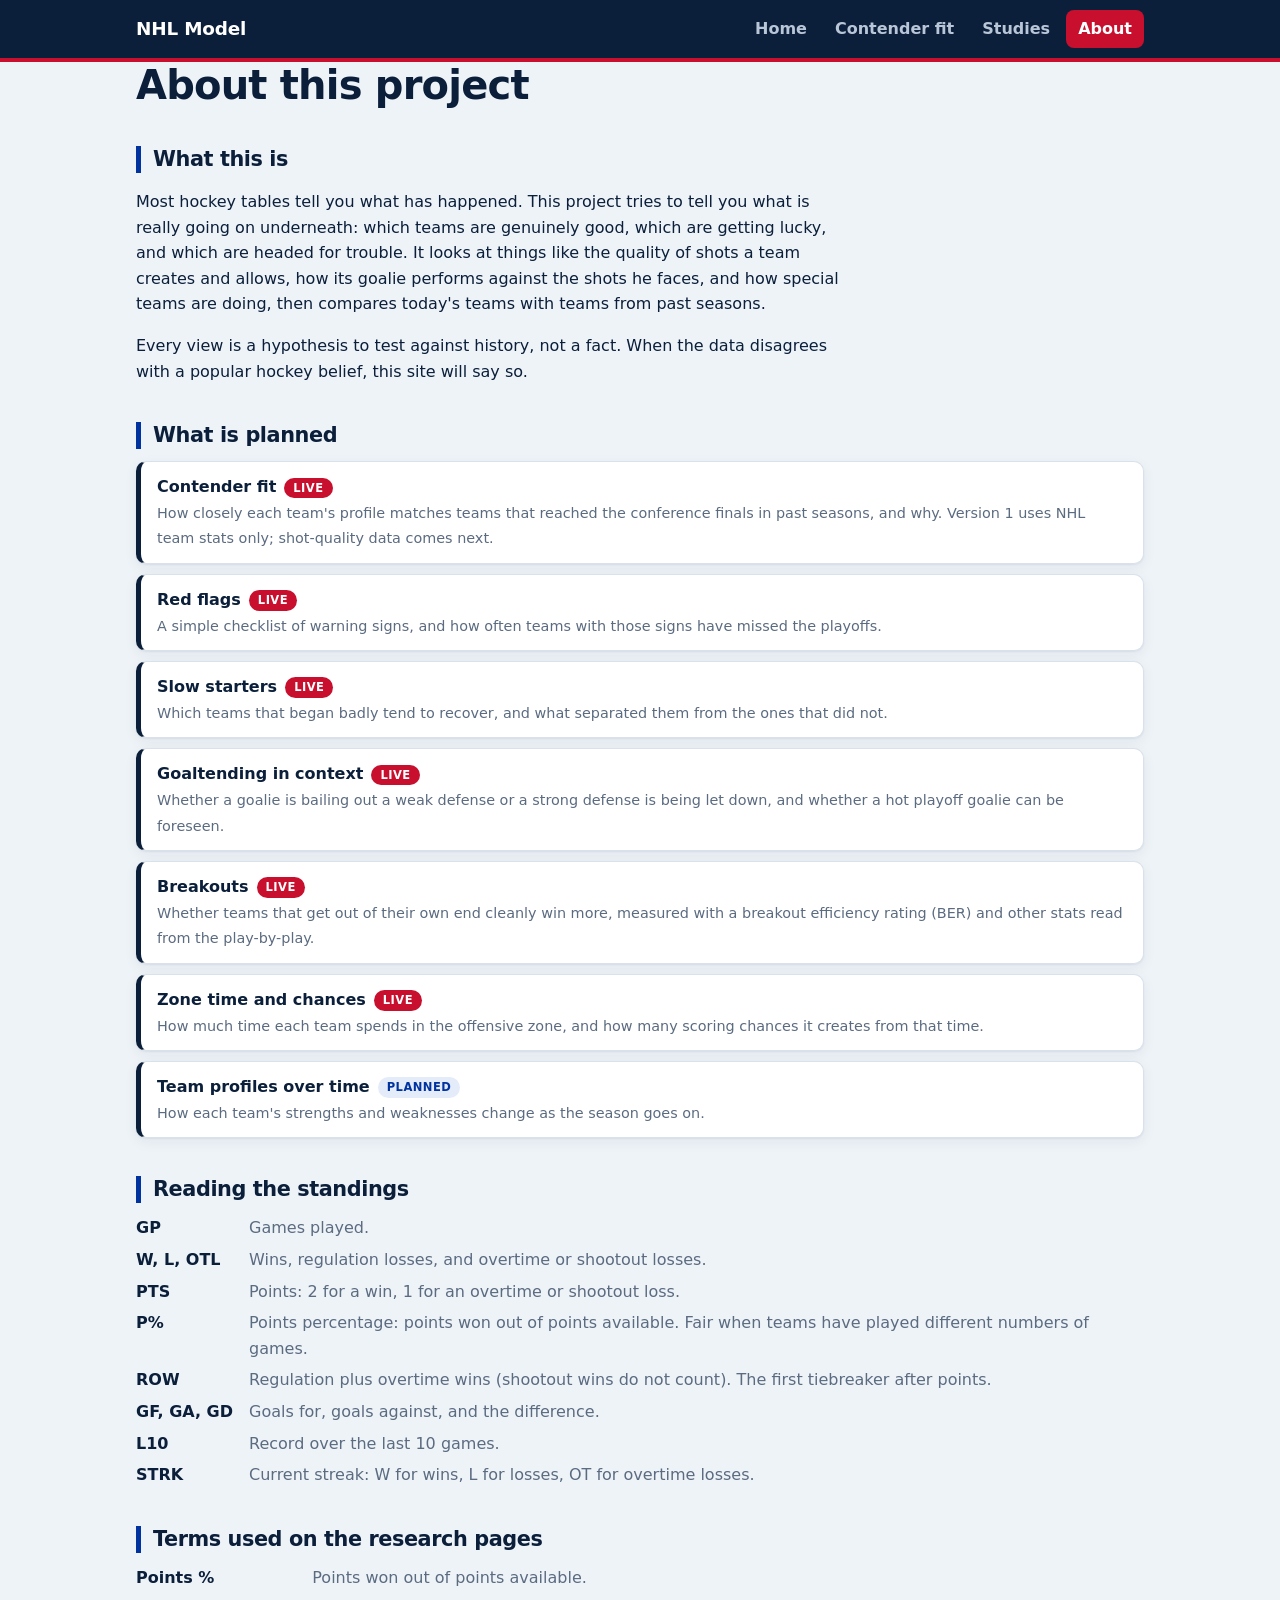
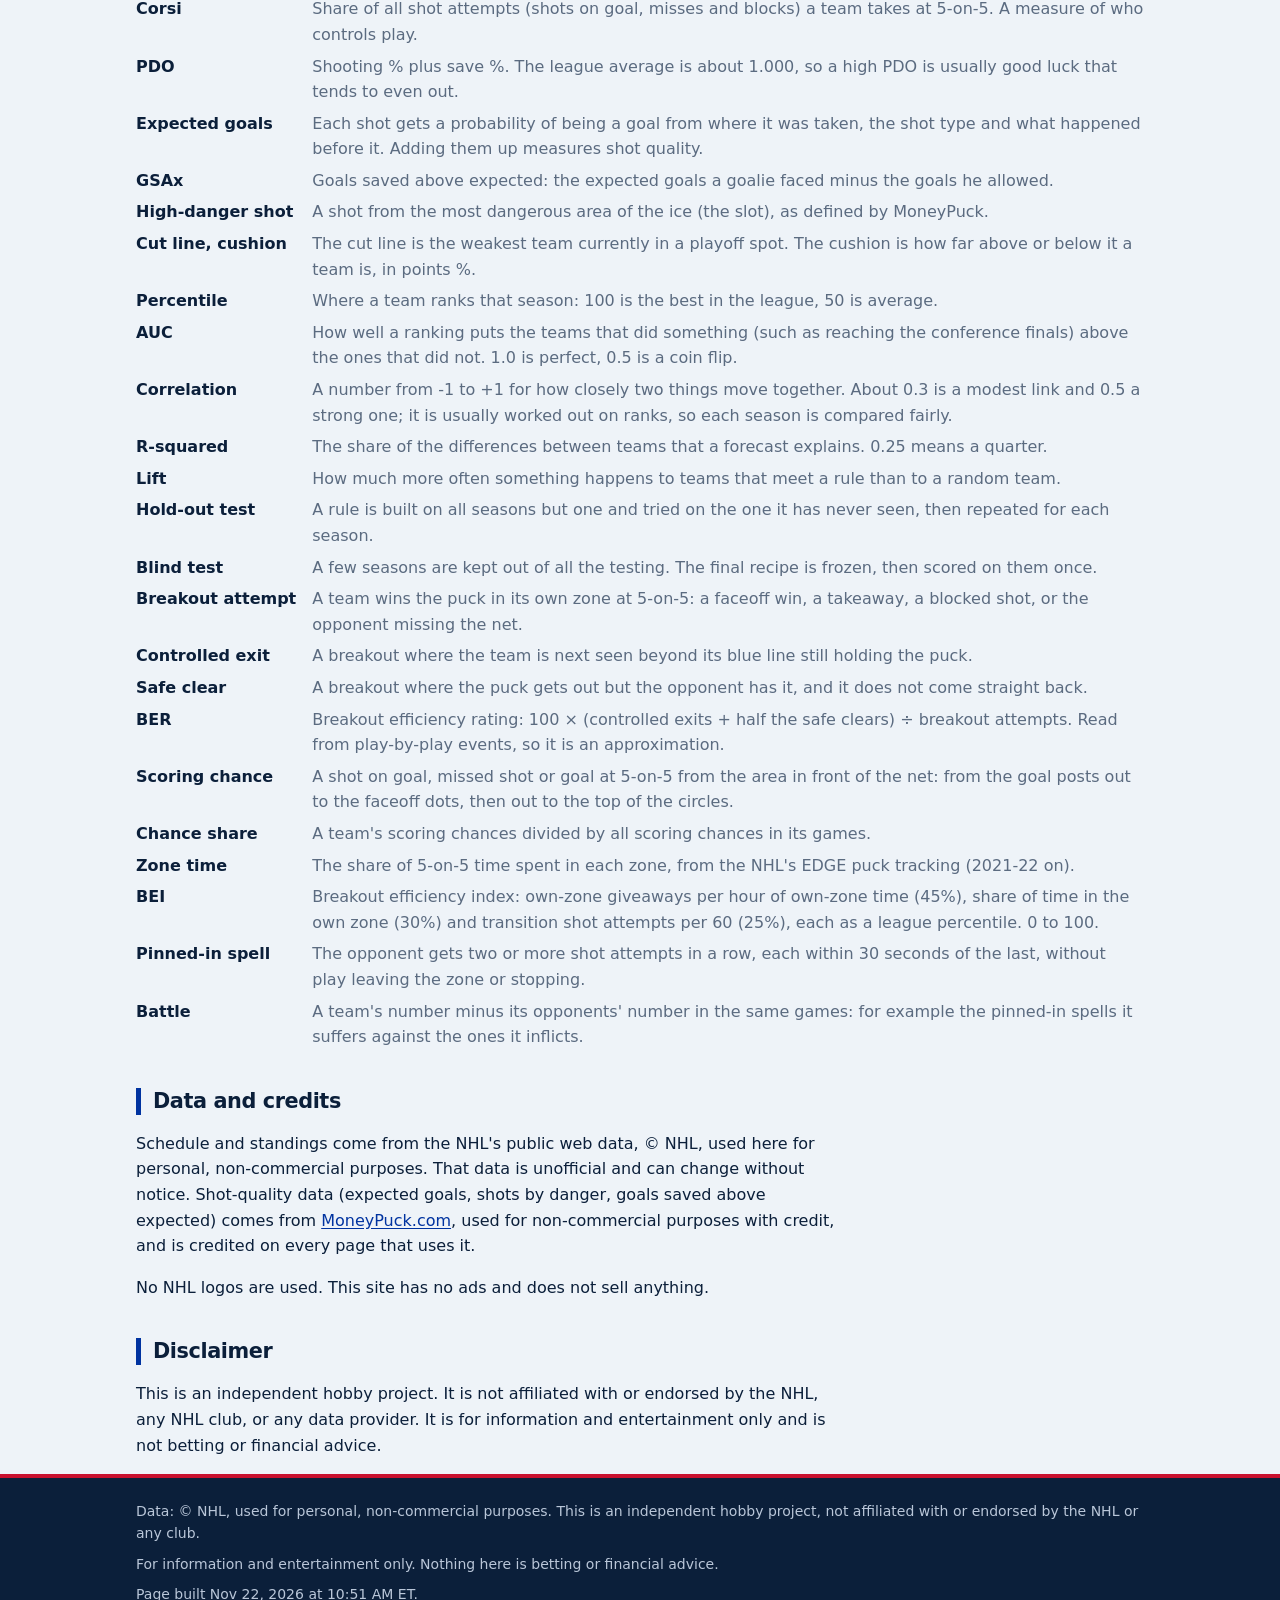
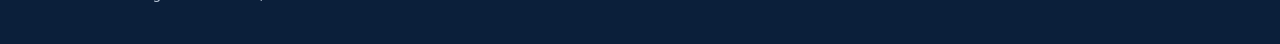
<file: docs/about.html>
<!doctype html>
<html lang="en">
<head>
<meta charset="utf-8">
<meta name="viewport" content="width=device-width, initial-scale=1">
<meta name="theme-color" content="#0b1f3a">
<meta name="color-scheme" content="light">
<title>About - NHL Model</title>
<meta name="description" content="Independent hockey analytics: who is really good, who is likely to miss the playoffs, and how teams change over a season.">
<link rel="icon" href="data:image/svg+xml,<svg xmlns='http://www.w3.org/2000/svg' viewBox='0 0 100 100'><text y='.9em' font-size='90'>🏒</text></svg>">
<link rel="stylesheet" href="style.css?v=4a2cc280">
</head>
<body>
<header class="site-header">
  <div class="wrap">
    <a class="brand" href="index.html">NHL Model</a>
    <nav><a href="index.html">Home</a><a href="contender-fit.html">Contender fit</a><a href="studies.html">Studies</a><a href="about.html" aria-current="page">About</a></nav>
  </div>
</header>
<main class="wrap">

<h1>About this project</h1>

<div class="prose">
<h2>What this is</h2>
<p>Most hockey tables tell you what has happened. This project tries to tell you what is really going on underneath: which teams are genuinely good, which are getting lucky, and which are headed for trouble. It looks at things like the quality of shots a team creates and allows, how its goalie performs against the shots he faces, and how special teams are doing, then compares today's teams with teams from past seasons.</p>
<p>Every view is a hypothesis to test against history, not a fact. When the data disagrees with a popular hockey belief, this site will say so.</p>
</div>

<h2>What is planned</h2>
<ul class="roadmap">
  <li><strong><a href="contender-fit.html">Contender fit</a></strong><span class="tag live">Live</span><br><span class="note">How closely each team's profile matches teams that reached the conference finals in past seasons, and why. Version 1 uses NHL team stats only; shot-quality data comes next.</span></li>
  <li><strong><a href="red-flags.html">Red flags</a></strong><span class="tag live">Live</span><br><span class="note">A simple checklist of warning signs, and how often teams with those signs have missed the playoffs.</span></li>
  <li><strong><a href="slow-starters.html">Slow starters</a></strong><span class="tag live">Live</span><br><span class="note">Which teams that began badly tend to recover, and what separated them from the ones that did not.</span></li>
  <li><strong><a href="goaltending.html">Goaltending in context</a></strong><span class="tag live">Live</span><br><span class="note">Whether a goalie is bailing out a weak defense or a strong defense is being let down, and whether a hot playoff goalie can be foreseen.</span></li>
  <li><strong><a href="breakouts.html">Breakouts</a></strong><span class="tag live">Live</span><br><span class="note">Whether teams that get out of their own end cleanly win more, measured with a breakout efficiency rating (BER) and other stats read from the play-by-play.</span></li>
  <li><strong><a href="zone-chances.html">Zone time and chances</a></strong><span class="tag live">Live</span><br><span class="note">How much time each team spends in the offensive zone, and how many scoring chances it creates from that time.</span></li>
  <li><strong>Team profiles over time</strong><span class="tag">Planned</span><br><span class="note">How each team's strengths and weaknesses change as the season goes on.</span></li>
</ul>

<h2>Reading the standings</h2>
<dl class="glossary">
  <dt>GP</dt><dd>Games played.</dd>
  <dt>W, L, OTL</dt><dd>Wins, regulation losses, and overtime or shootout losses.</dd>
  <dt>PTS</dt><dd>Points: 2 for a win, 1 for an overtime or shootout loss.</dd>
  <dt>P%</dt><dd>Points percentage: points won out of points available. Fair when teams have played different numbers of games.</dd>
  <dt>ROW</dt><dd>Regulation plus overtime wins (shootout wins do not count). The first tiebreaker after points.</dd>
  <dt>GF, GA, GD</dt><dd>Goals for, goals against, and the difference.</dd>
  <dt>L10</dt><dd>Record over the last 10 games.</dd>
  <dt>STRK</dt><dd>Current streak: W for wins, L for losses, OT for overtime losses.</dd>
</dl>

<h2>Terms used on the research pages</h2>
<dl class="glossary">
  <dt>Points %</dt><dd>Points won out of points available.</dd>
  <dt>Corsi</dt><dd>Share of all shot attempts (shots on goal, misses and blocks) a team takes at 5-on-5. A measure of who controls play.</dd>
  <dt>PDO</dt><dd>Shooting % plus save %. The league average is about 1.000, so a high PDO is usually good luck that tends to even out.</dd>
  <dt>Expected goals</dt><dd>Each shot gets a probability of being a goal from where it was taken, the shot type and what happened before it. Adding them up measures shot quality.</dd>
  <dt>GSAx</dt><dd>Goals saved above expected: the expected goals a goalie faced minus the goals he allowed.</dd>
  <dt>High-danger shot</dt><dd>A shot from the most dangerous area of the ice (the slot), as defined by MoneyPuck.</dd>
  <dt>Cut line, cushion</dt><dd>The cut line is the weakest team currently in a playoff spot. The cushion is how far above or below it a team is, in points %.</dd>
  <dt>Percentile</dt><dd>Where a team ranks that season: 100 is the best in the league, 50 is average.</dd>
  <dt>AUC</dt><dd>How well a ranking puts the teams that did something (such as reaching the conference finals) above the ones that did not. 1.0 is perfect, 0.5 is a coin flip.</dd>
  <dt>Correlation</dt><dd>A number from -1 to +1 for how closely two things move together. About 0.3 is a modest link and 0.5 a strong one; it is usually worked out on ranks, so each season is compared fairly.</dd>
  <dt>R-squared</dt><dd>The share of the differences between teams that a forecast explains. 0.25 means a quarter.</dd>
  <dt>Lift</dt><dd>How much more often something happens to teams that meet a rule than to a random team.</dd>
  <dt>Hold-out test</dt><dd>A rule is built on all seasons but one and tried on the one it has never seen, then repeated for each season.</dd>
  <dt>Blind test</dt><dd>A few seasons are kept out of all the testing. The final recipe is frozen, then scored on them once.</dd>
  <dt>Breakout attempt</dt><dd>A team wins the puck in its own zone at 5-on-5: a faceoff win, a takeaway, a blocked shot, or the opponent missing the net.</dd>
  <dt>Controlled exit</dt><dd>A breakout where the team is next seen beyond its blue line still holding the puck.</dd>
  <dt>Safe clear</dt><dd>A breakout where the puck gets out but the opponent has it, and it does not come straight back.</dd>
  <dt>BER</dt><dd>Breakout efficiency rating: 100 &times; (controlled exits + half the safe clears) &divide; breakout attempts. Read from play-by-play events, so it is an approximation.</dd>
  <dt>Scoring chance</dt><dd>A shot on goal, missed shot or goal at 5-on-5 from the area in front of the net: from the goal posts out to the faceoff dots, then out to the top of the circles.</dd>
  <dt>Chance share</dt><dd>A team's scoring chances divided by all scoring chances in its games.</dd>
  <dt>Zone time</dt><dd>The share of 5-on-5 time spent in each zone, from the NHL's EDGE puck tracking (2021-22 on).</dd>
  <dt>BEI</dt><dd>Breakout efficiency index: own-zone giveaways per hour of own-zone time (45%), share of time in the own zone (30%) and transition shot attempts per 60 (25%), each as a league percentile. 0 to 100.</dd>
  <dt>Pinned-in spell</dt><dd>The opponent gets two or more shot attempts in a row, each within 30 seconds of the last, without play leaving the zone or stopping.</dd>
  <dt>Battle</dt><dd>A team's number minus its opponents' number in the same games: for example the pinned-in spells it suffers against the ones it inflicts.</dd>
</dl>

<div class="prose">
<h2>Data and credits</h2>
<p>Schedule and standings come from the NHL's public web data, &copy; NHL, used here for personal, non-commercial purposes. That data is unofficial and can change without notice. Shot-quality data (expected goals, shots by danger, goals saved above expected) comes from <a href="https://moneypuck.com/data.htm">MoneyPuck.com</a>, used for non-commercial purposes with credit, and is credited on every page that uses it.</p>
<p>No NHL logos are used. This site has no ads and does not sell anything.</p>

<h2>Disclaimer</h2>
<p>This is an independent hobby project. It is not affiliated with or endorsed by the NHL, any NHL club, or any data provider. It is for information and entertainment only and is not betting or financial advice.</p>
</div>

</main>
<footer class="site-footer">
  <div class="wrap">
    <p>Data: &copy; NHL, used for personal, non-commercial purposes. This is an independent hobby project, not affiliated with or endorsed by the NHL or any club.</p>
    <p>For information and entertainment only. Nothing here is betting or financial advice.</p>
    <p>Page built Nov 22, 2026 at 10:51 AM ET.</p>
  </div>
</footer>
<script src="site.js?v=4a2cc280"></script>
</body>
</html>
</file>
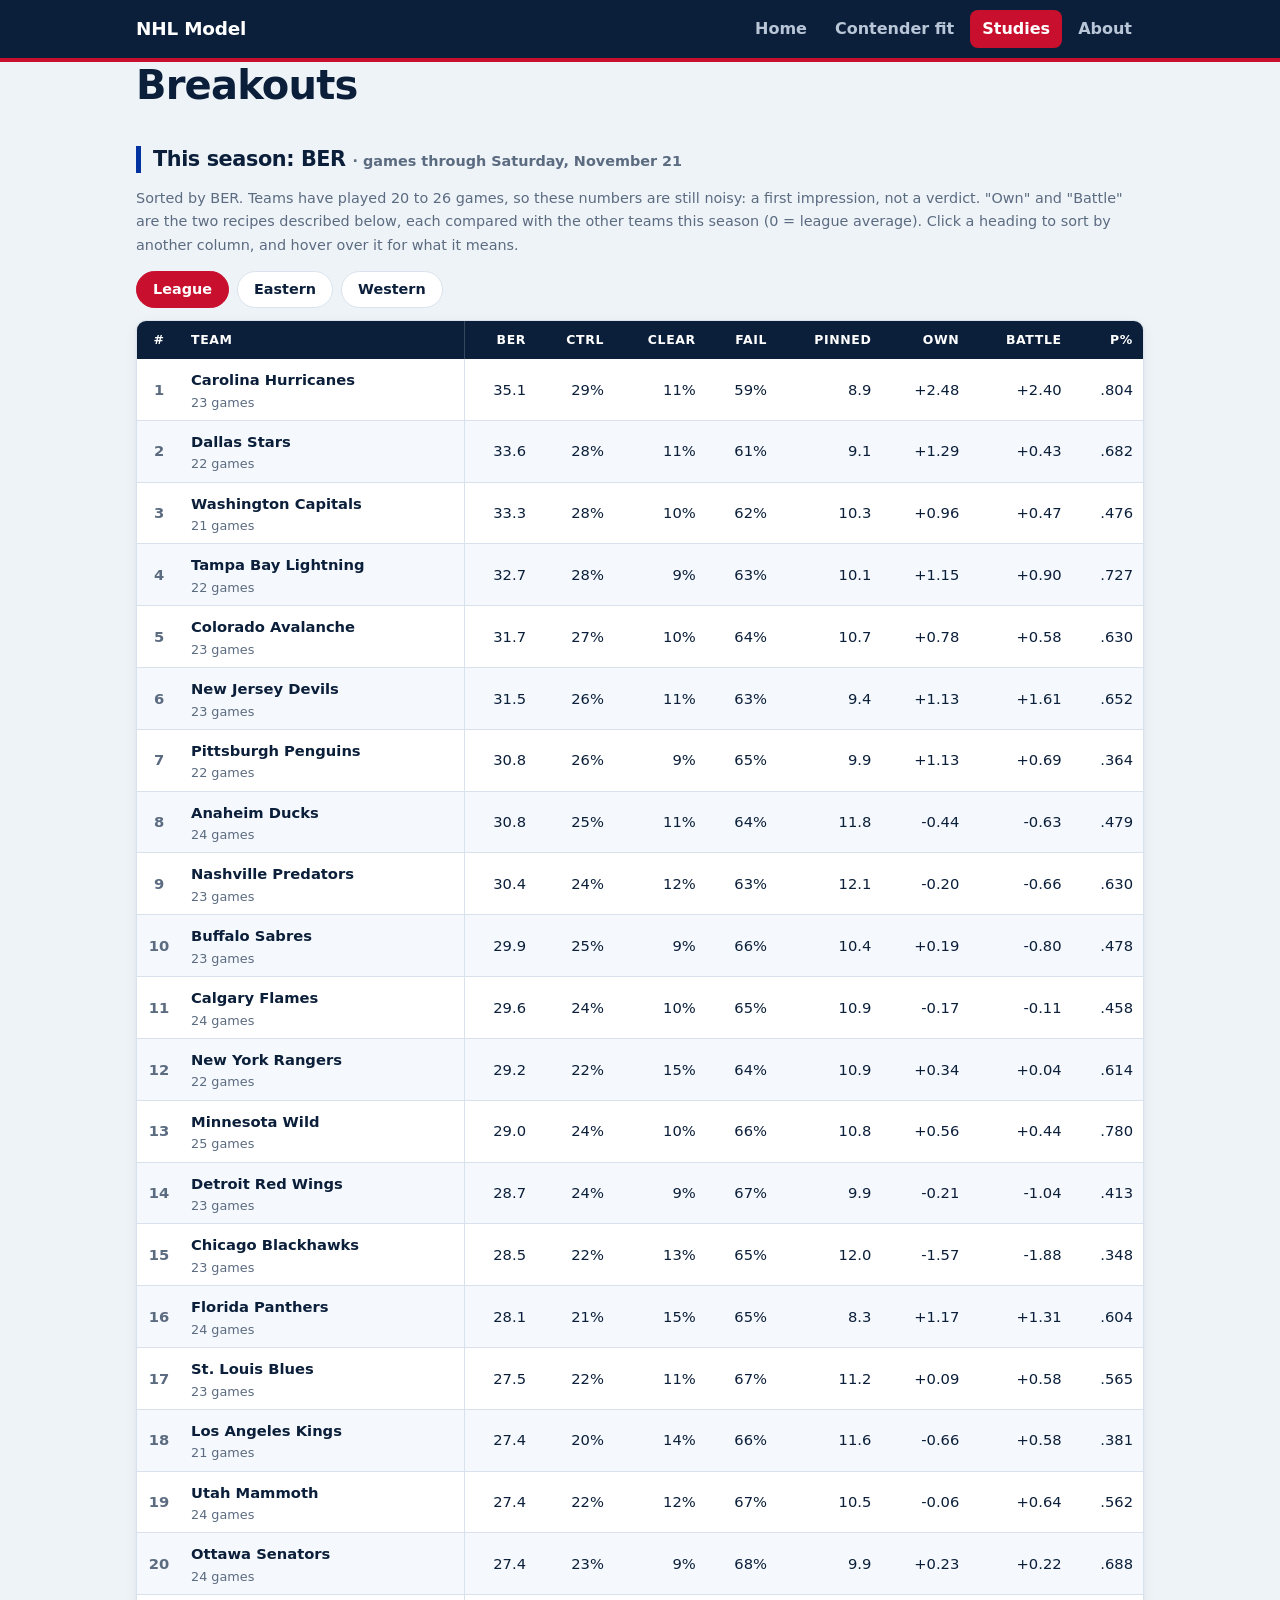
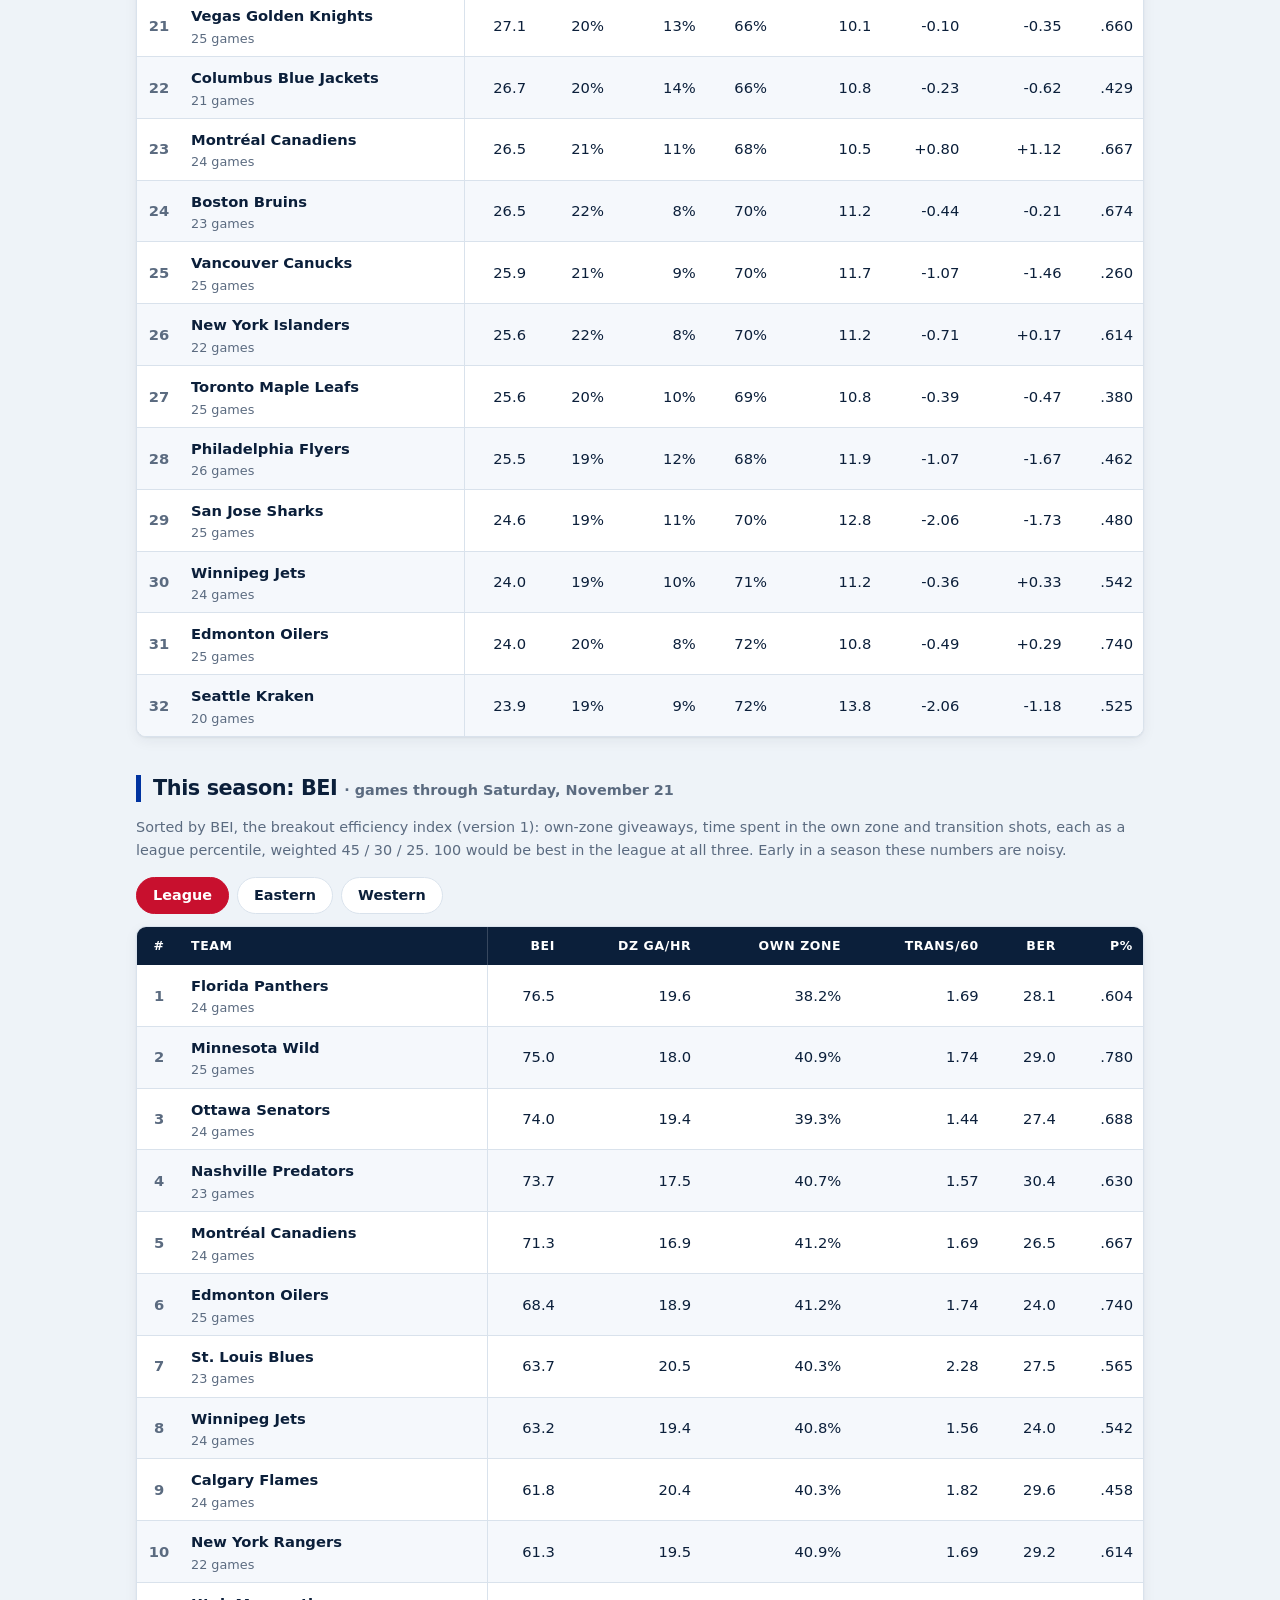
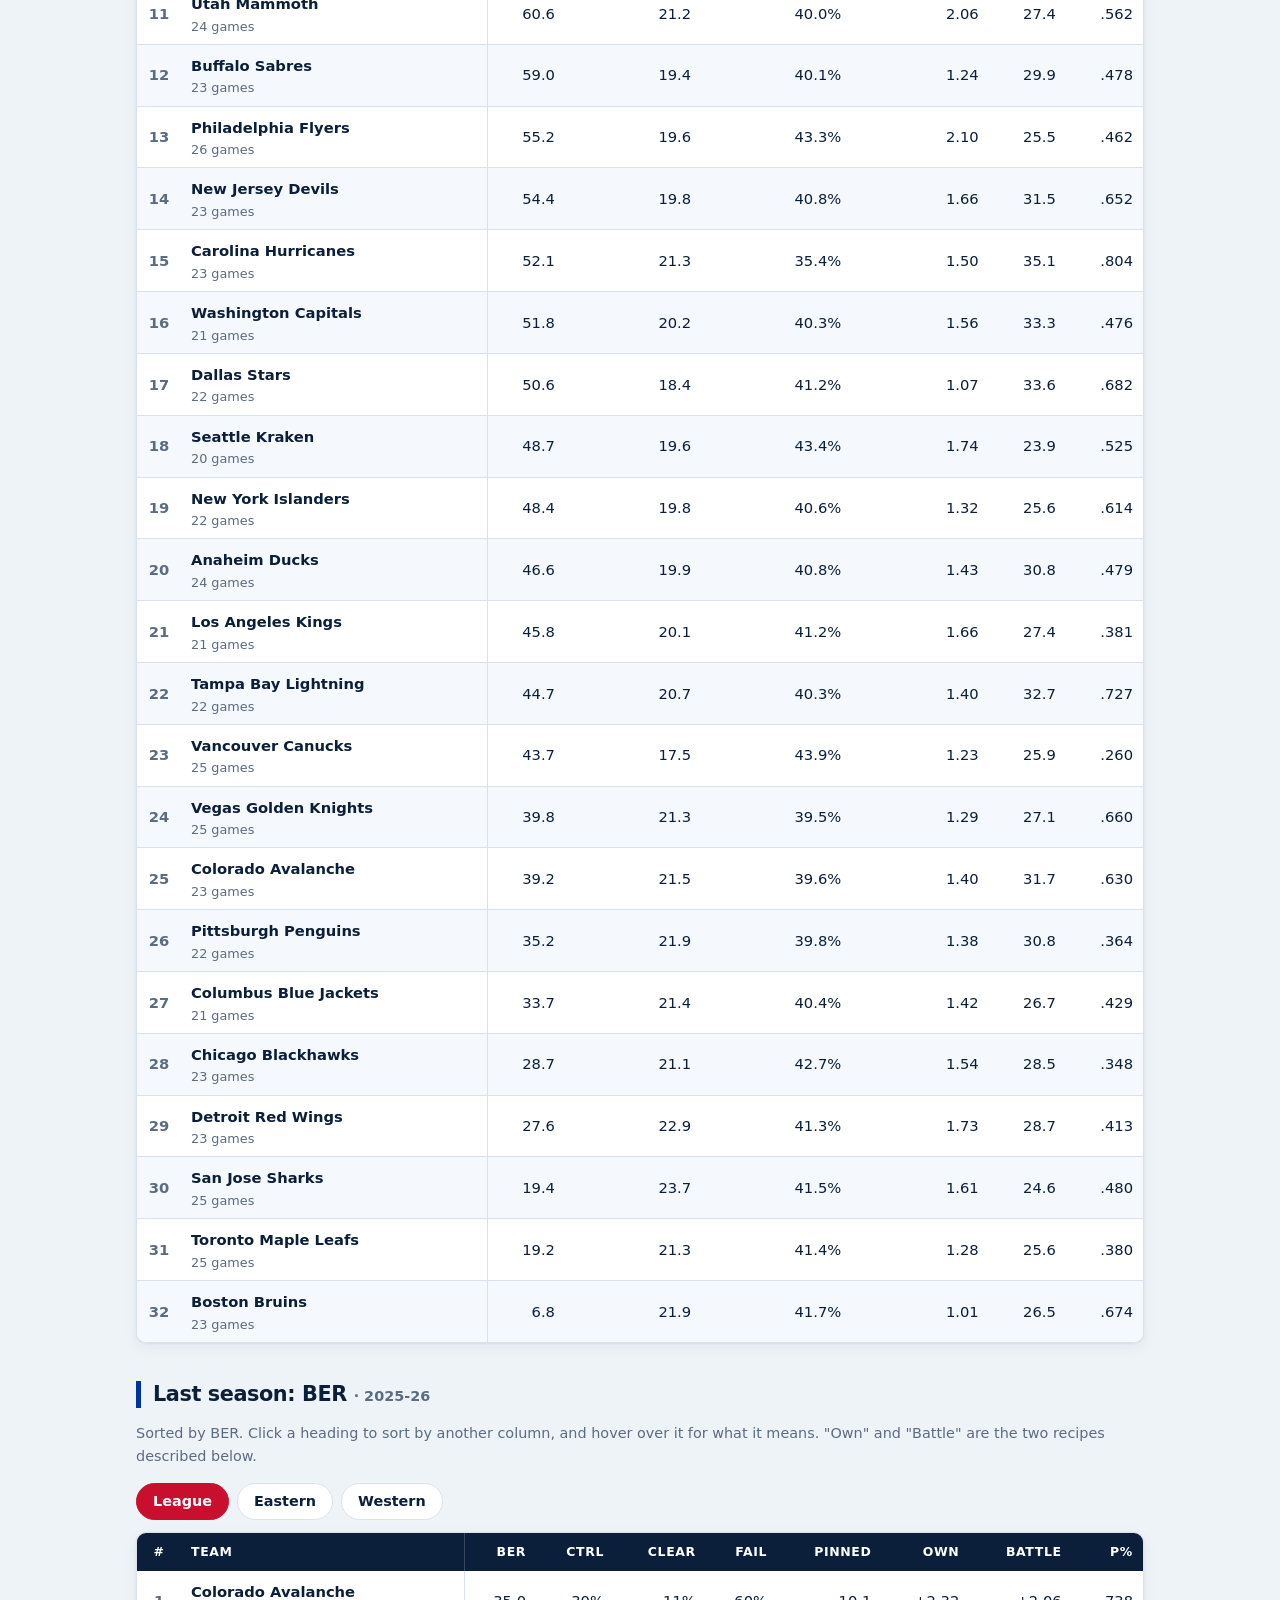
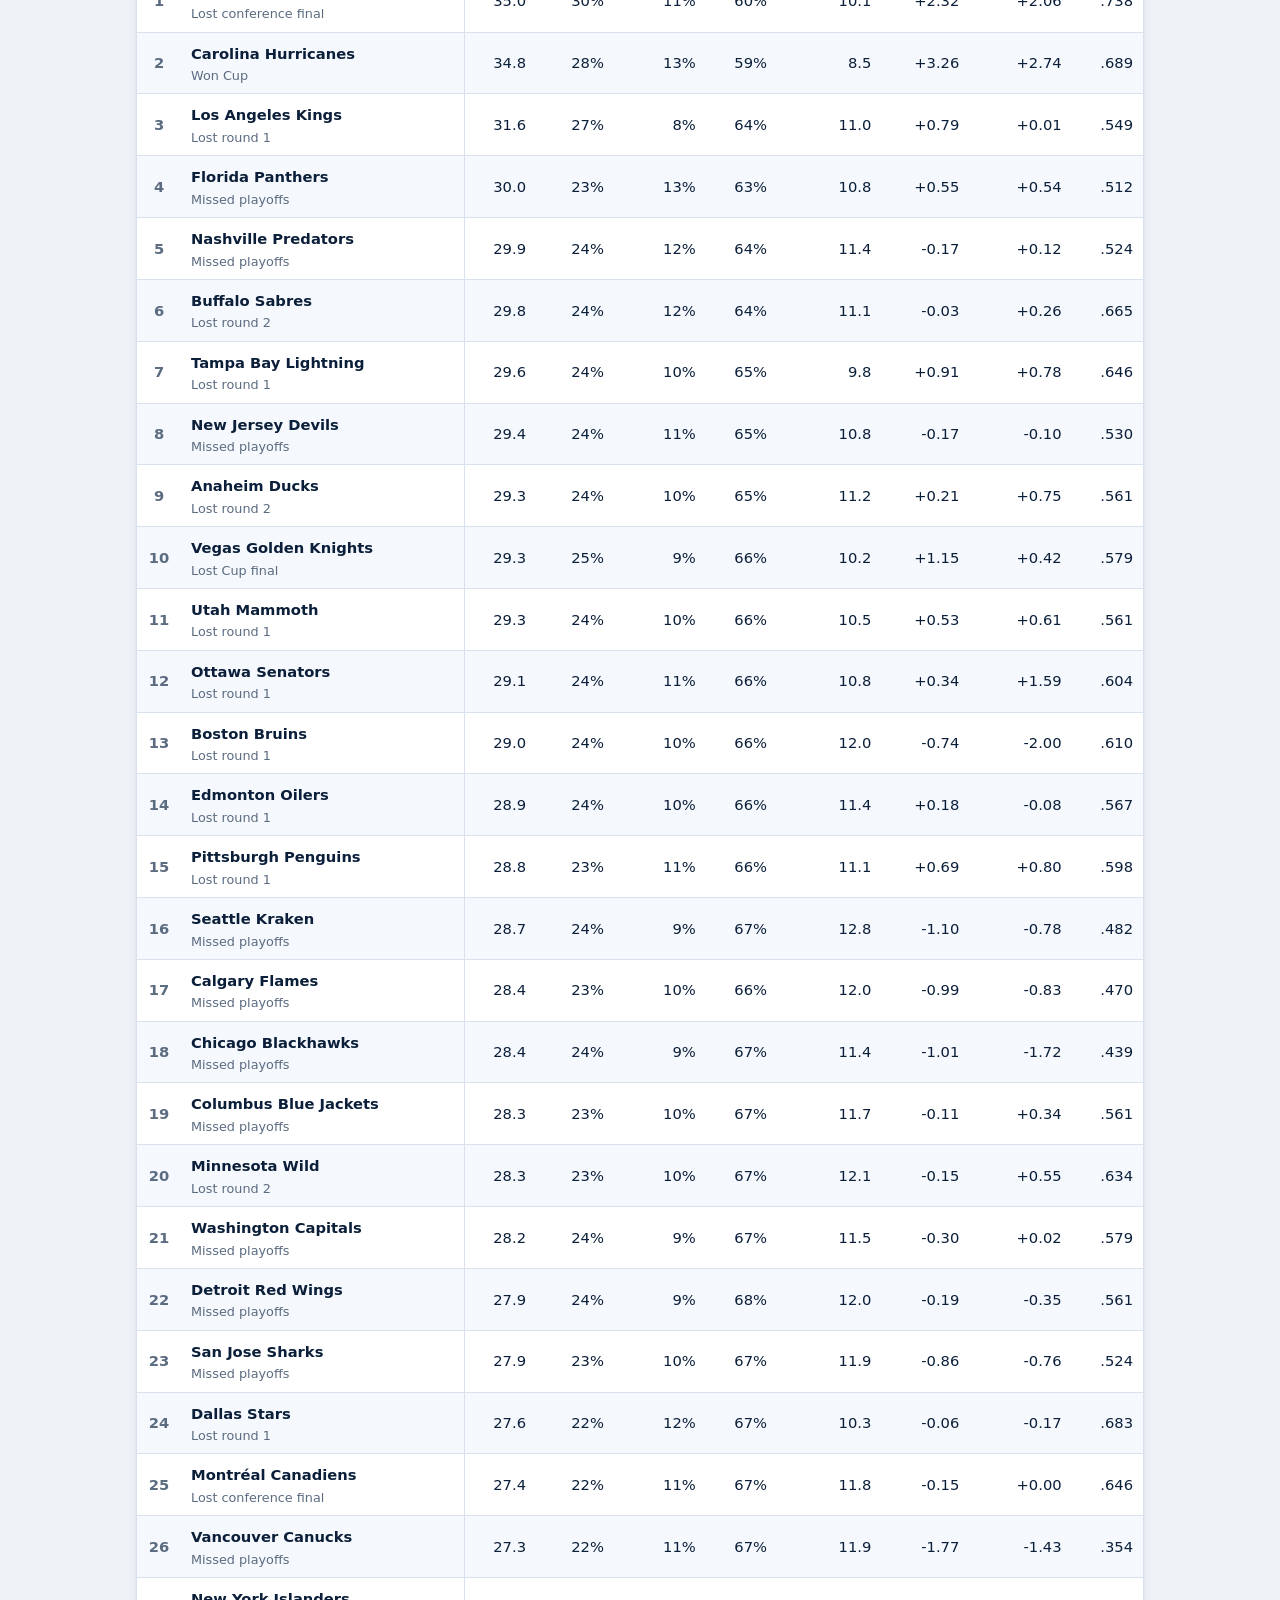
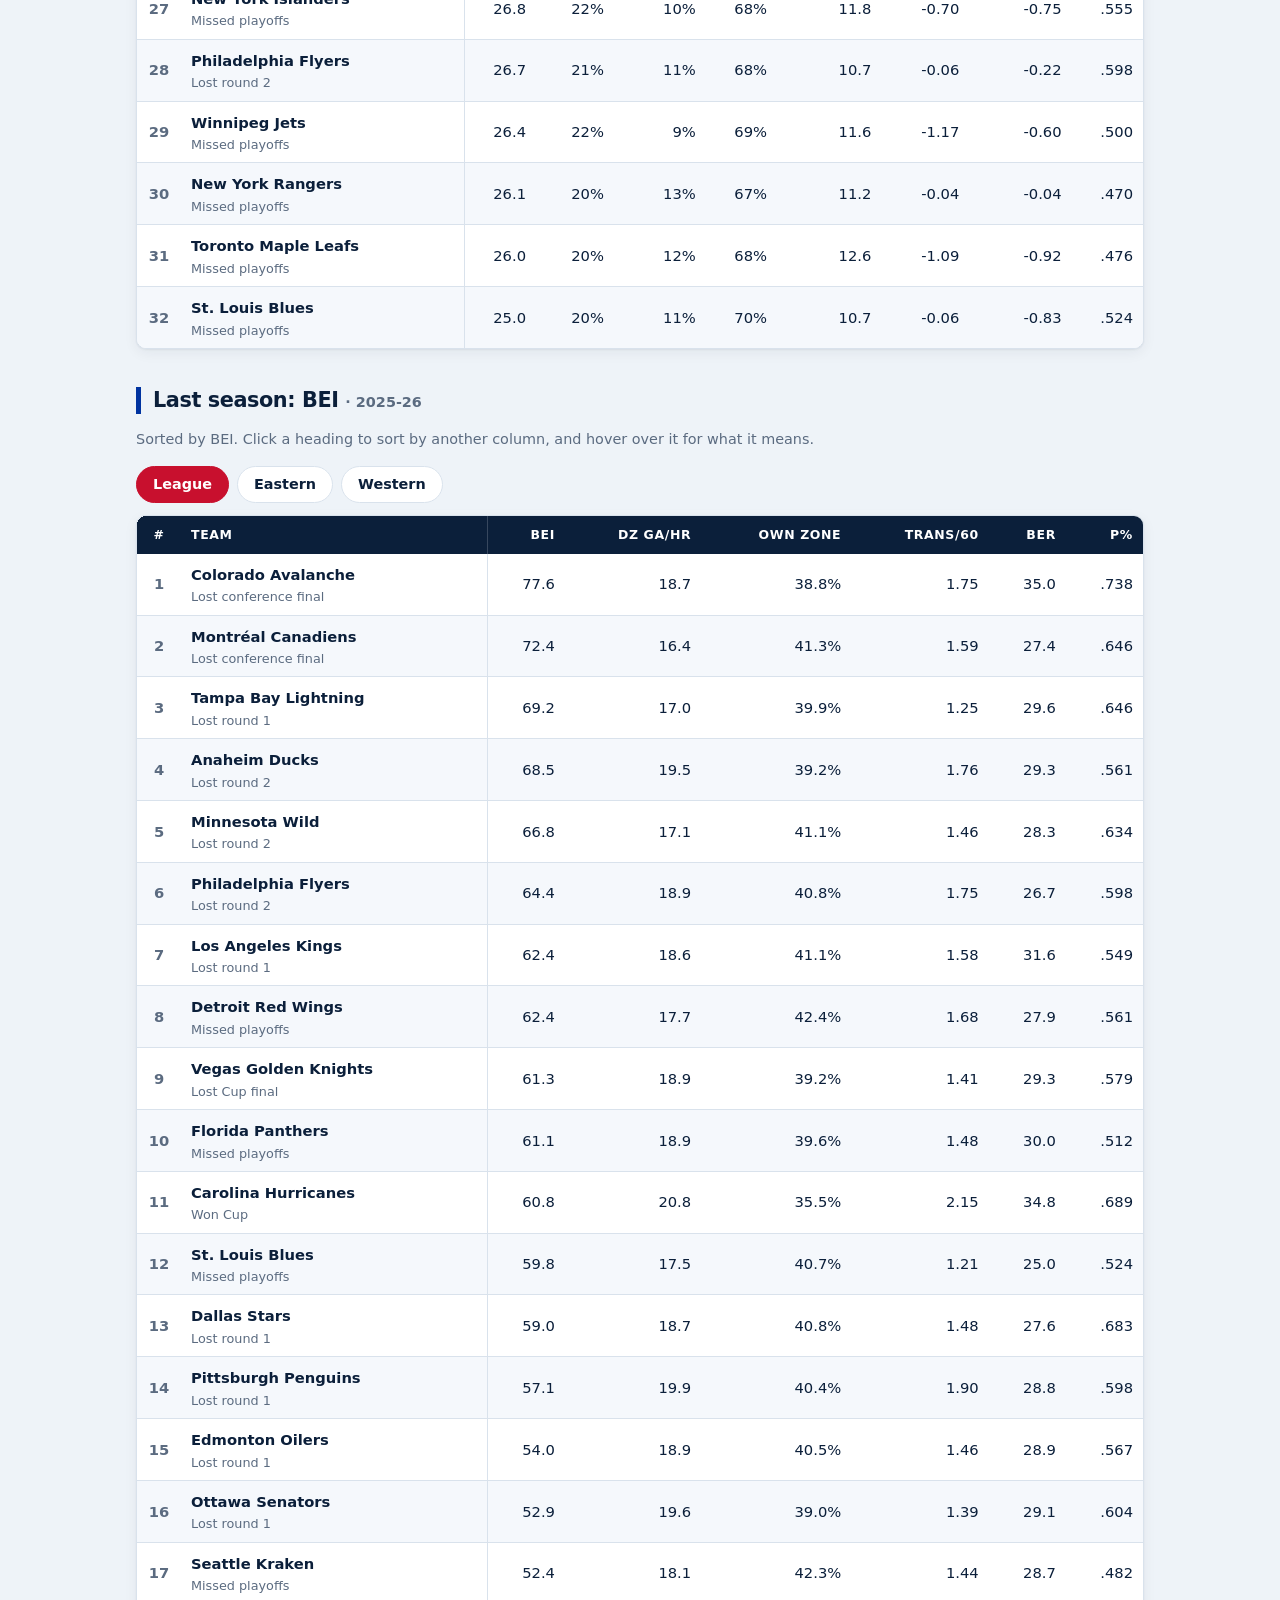
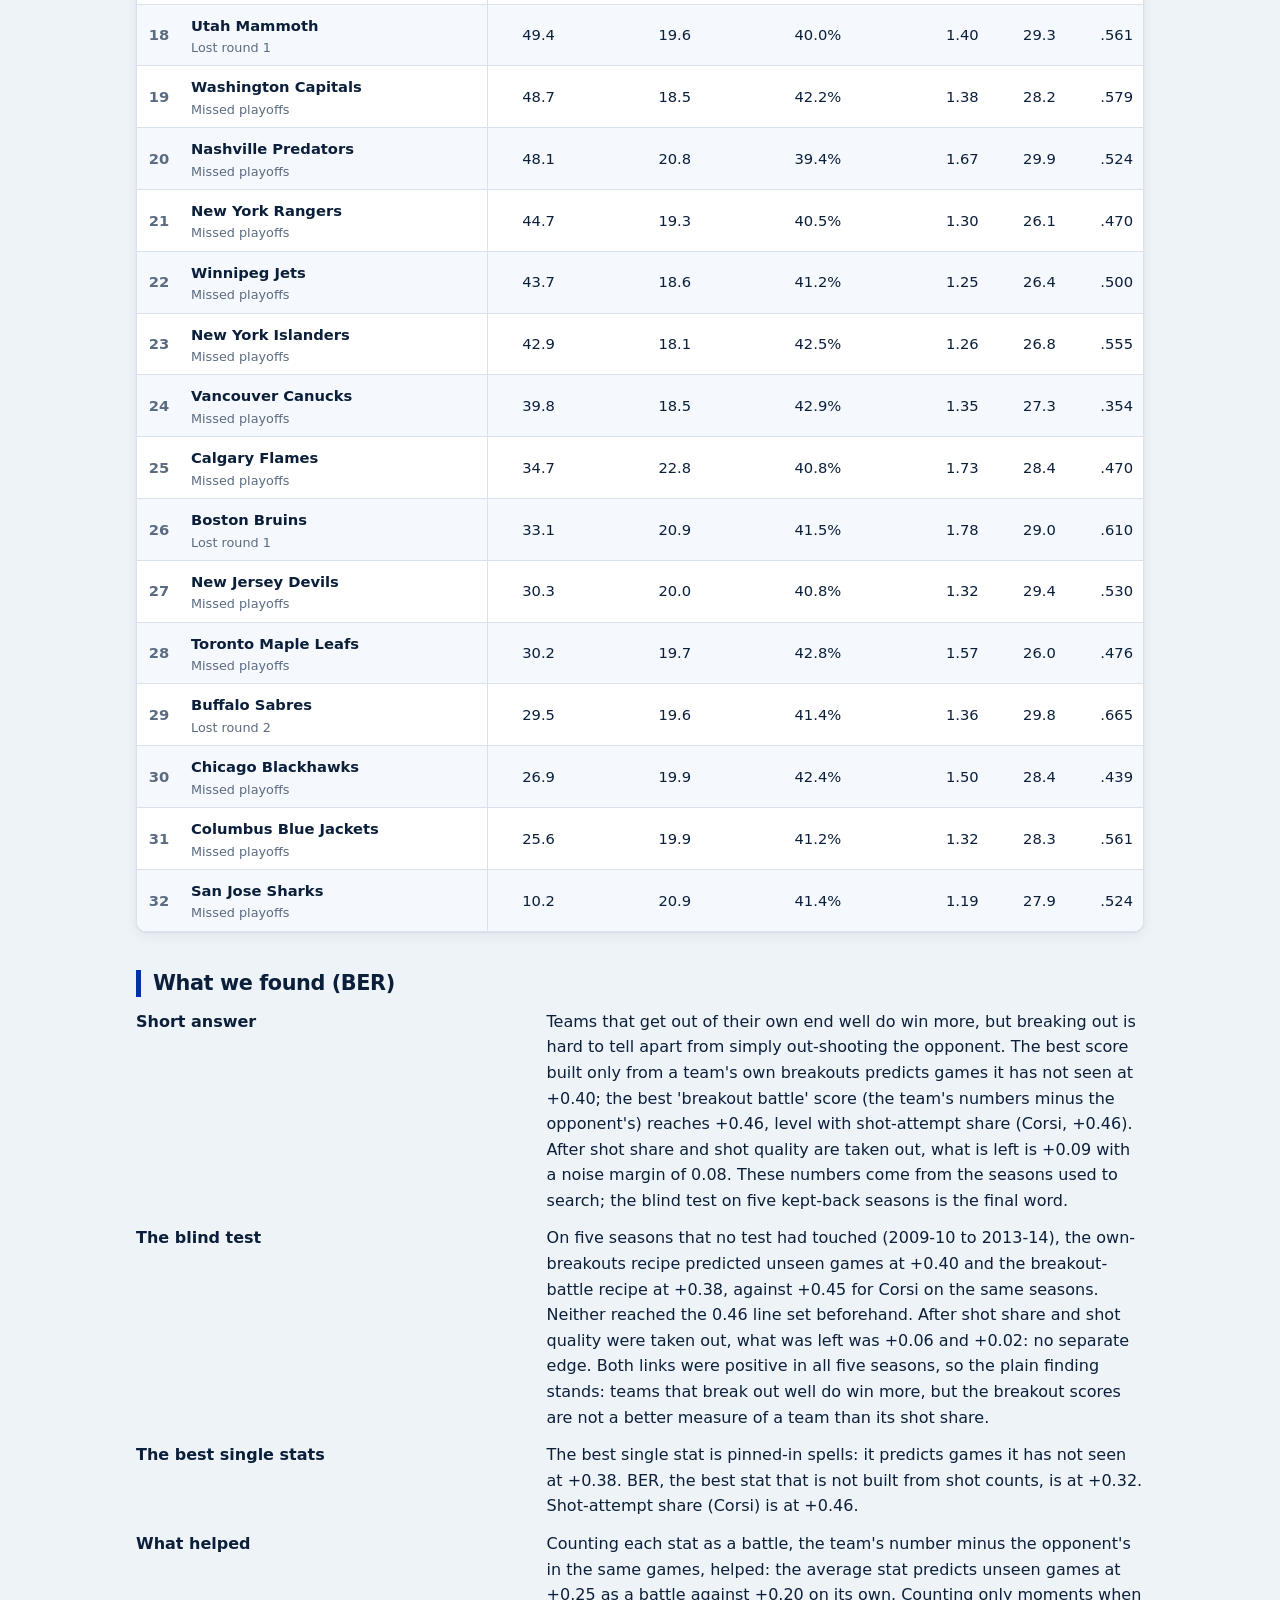
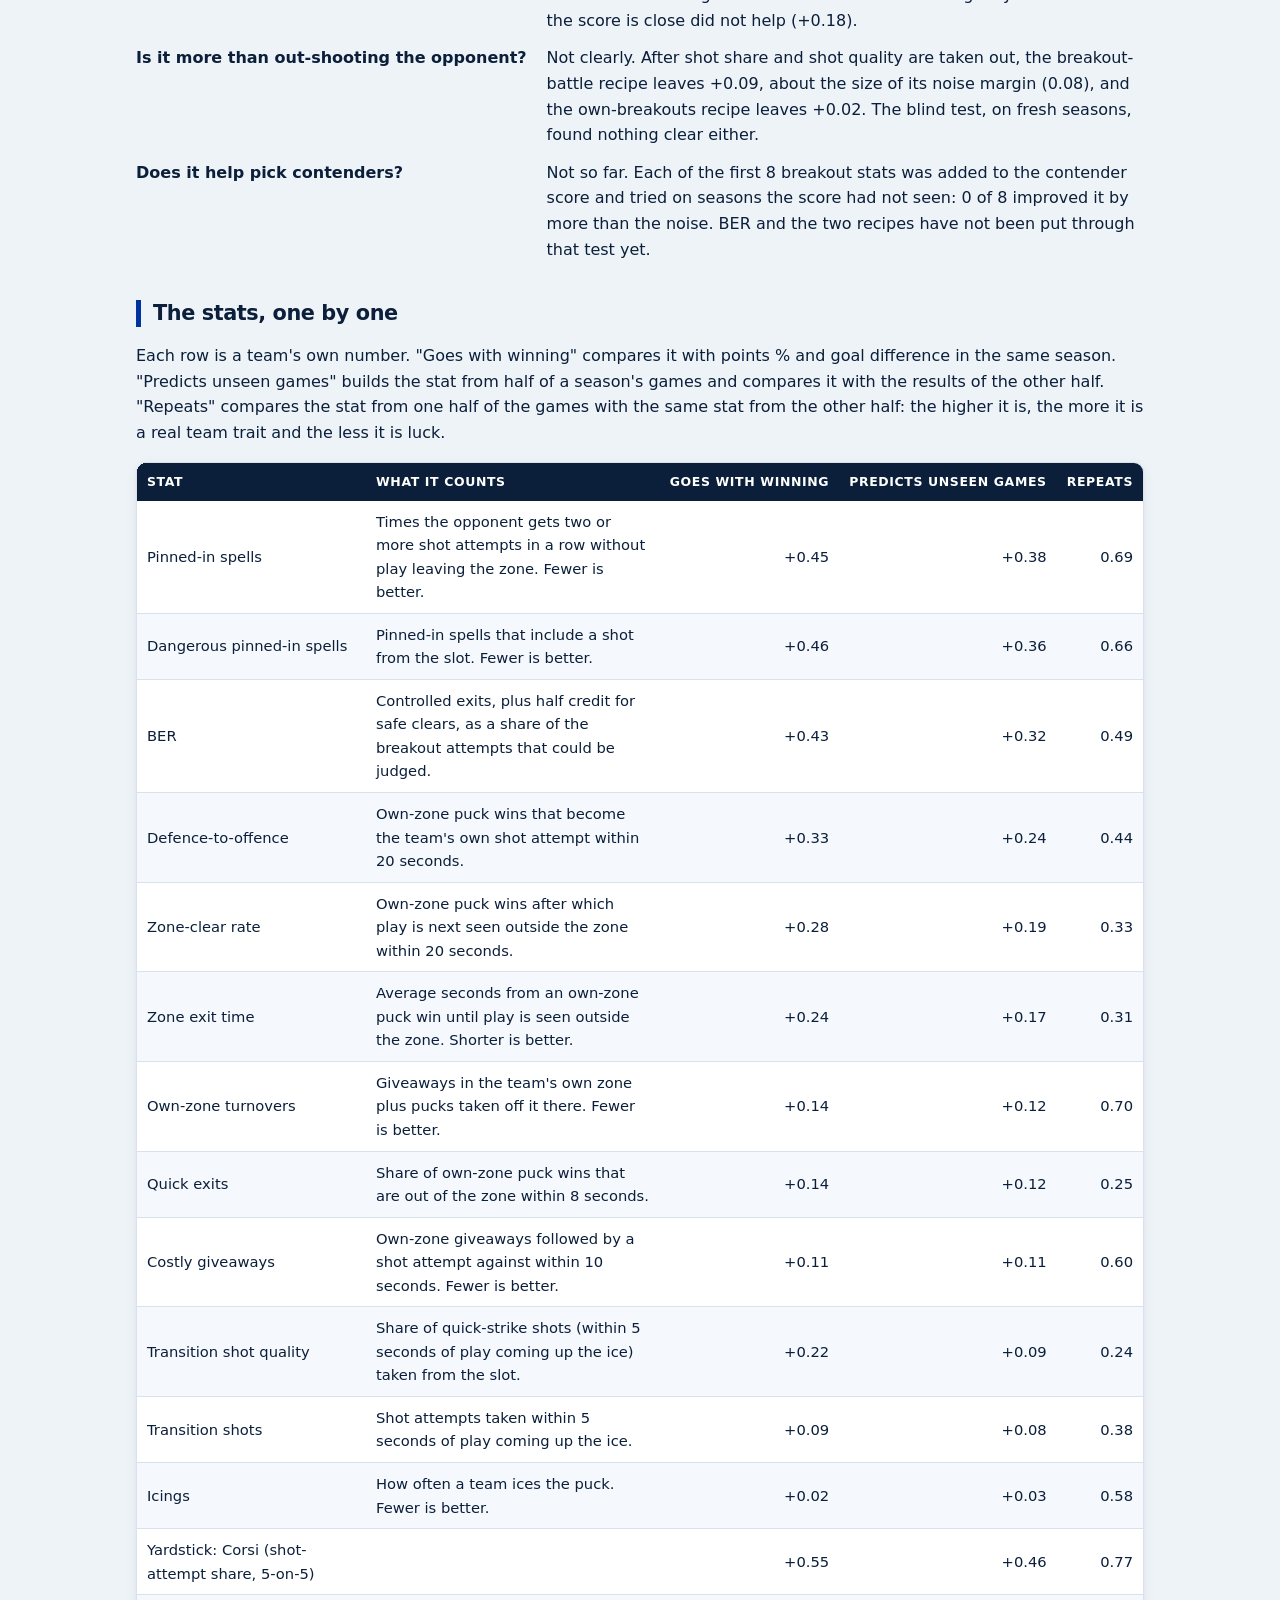
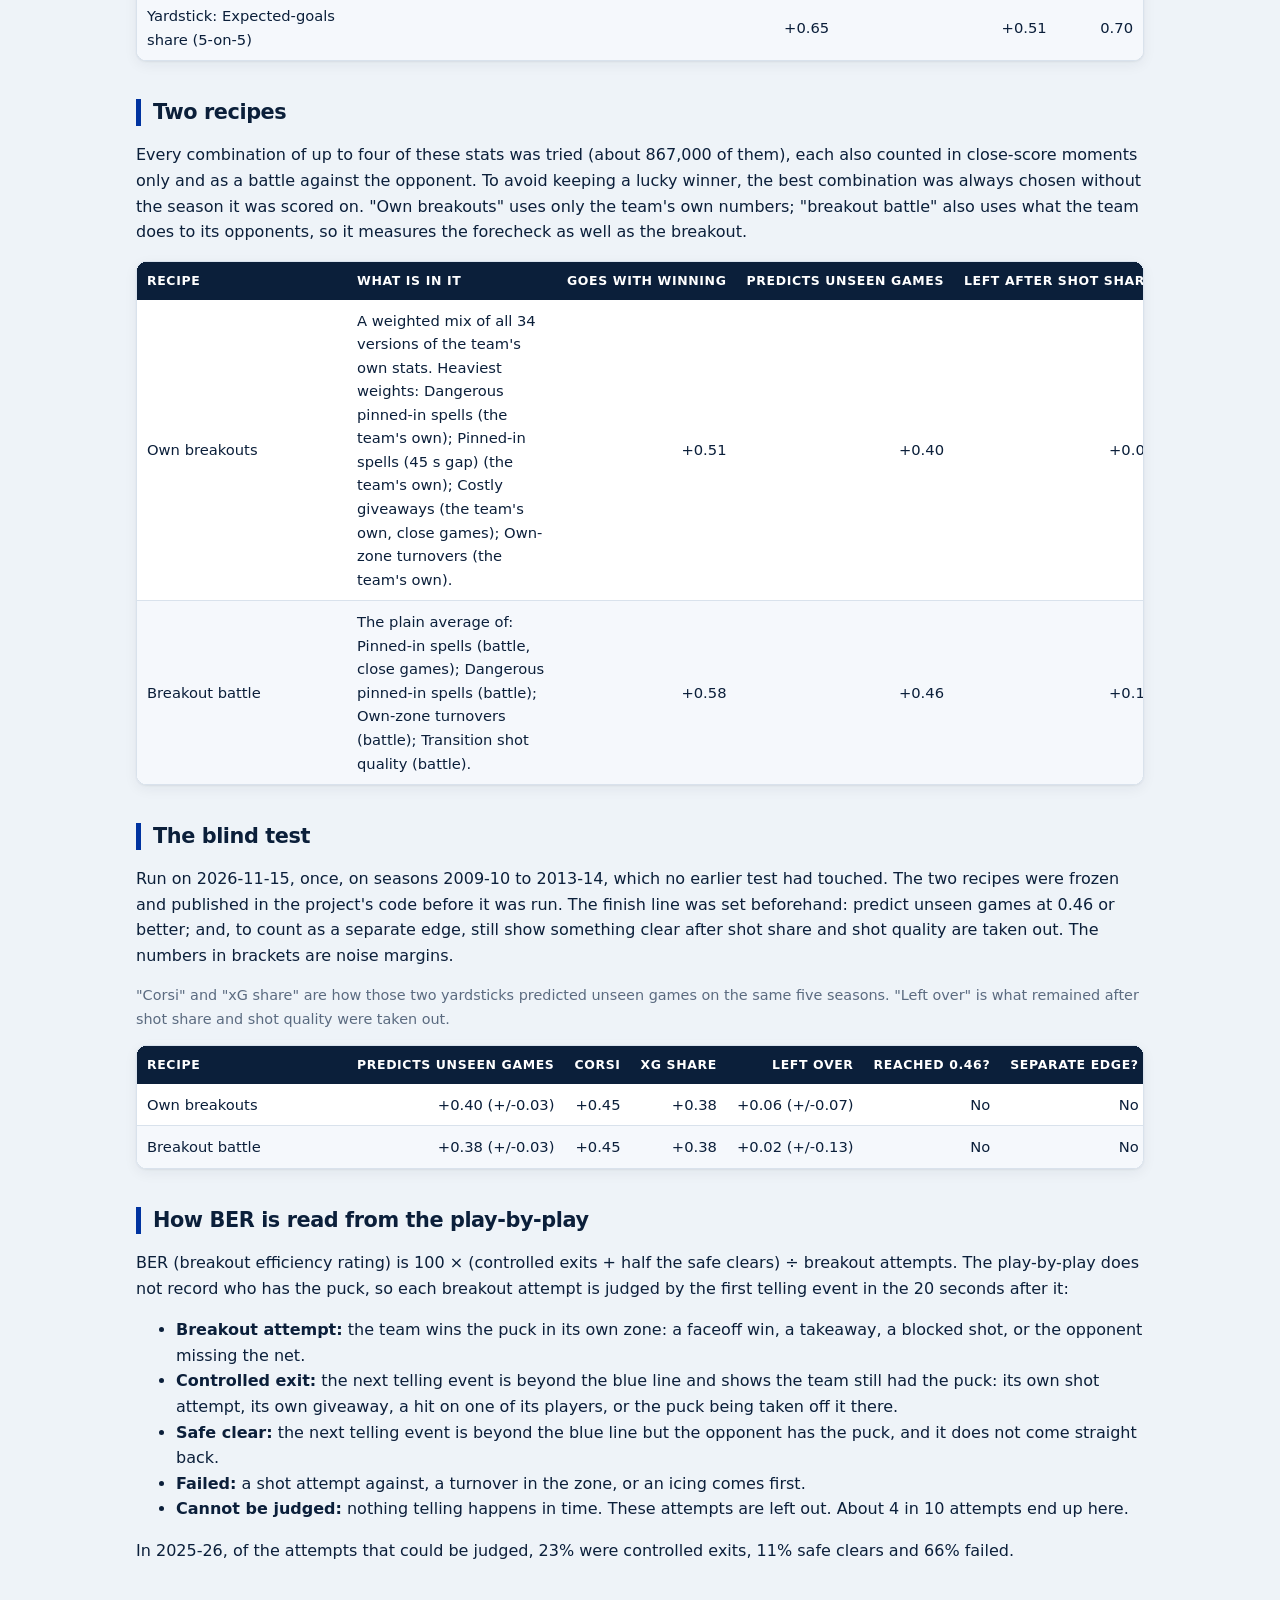
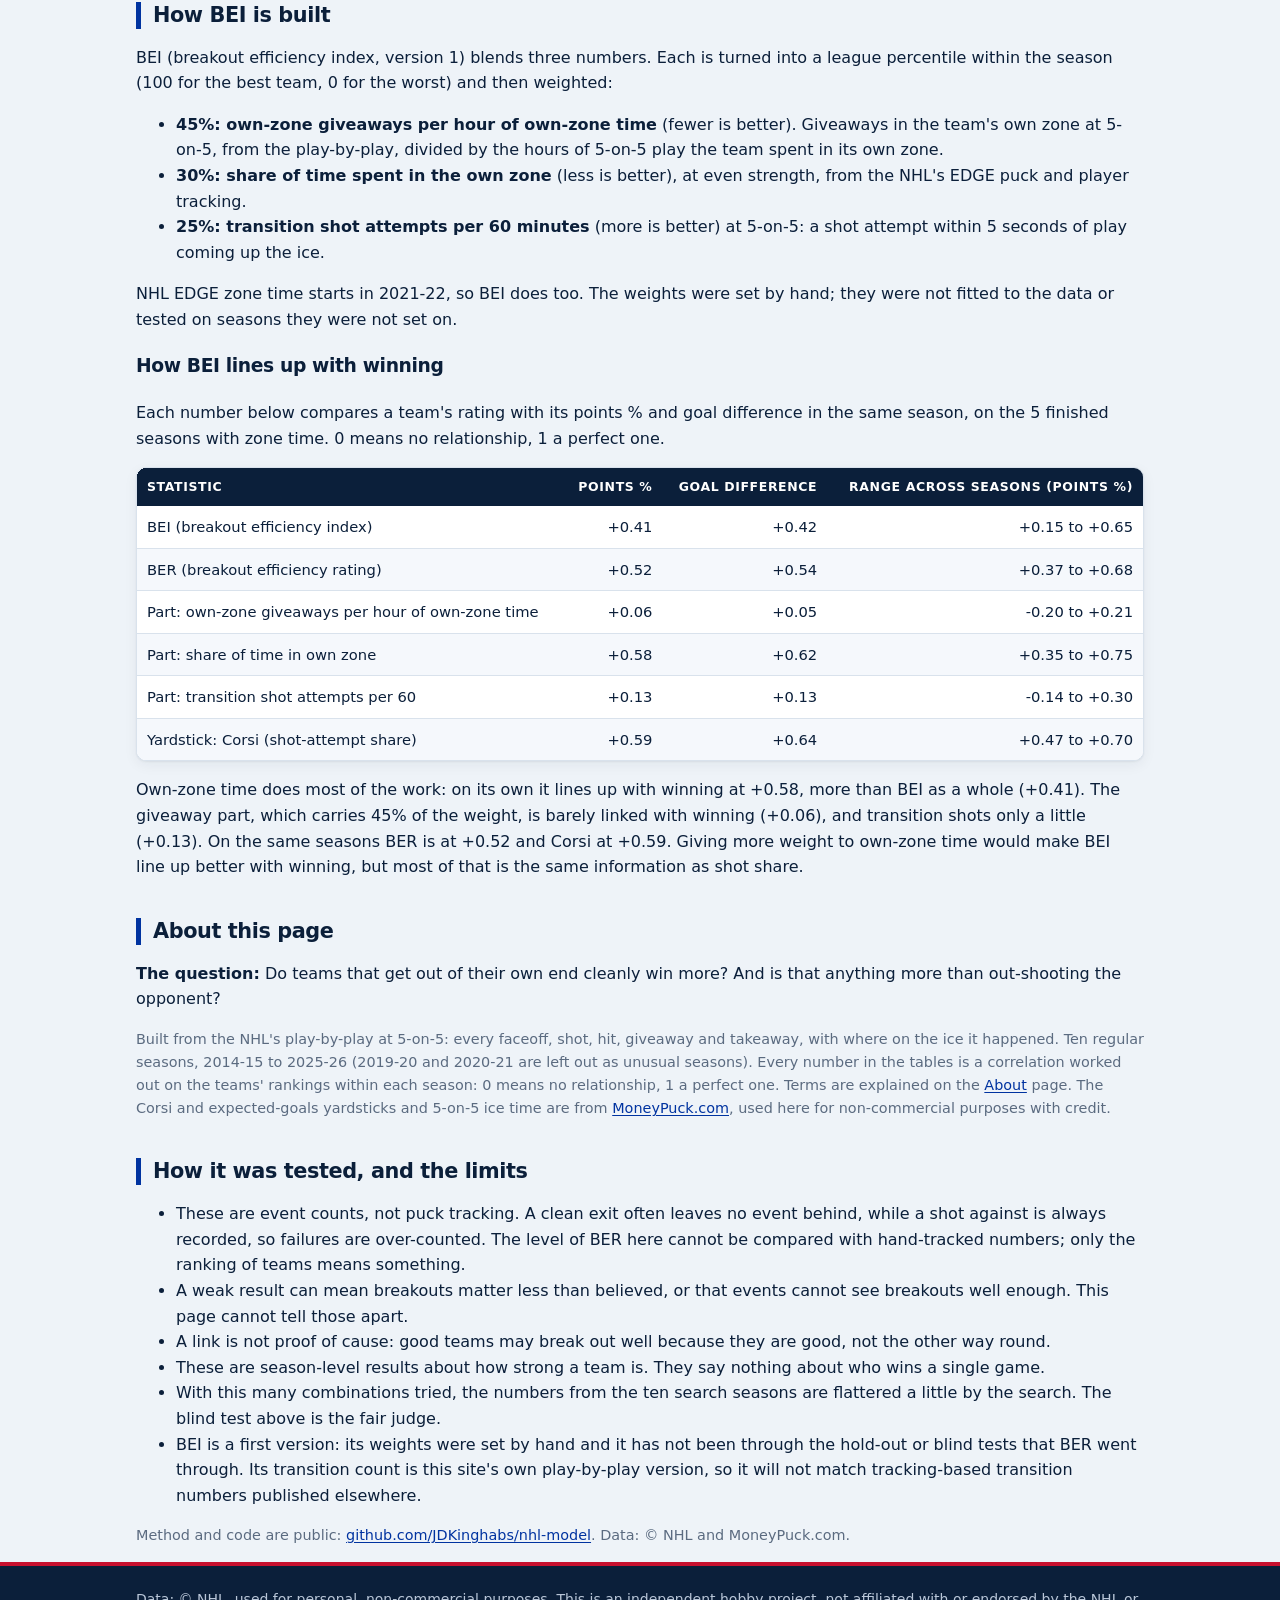
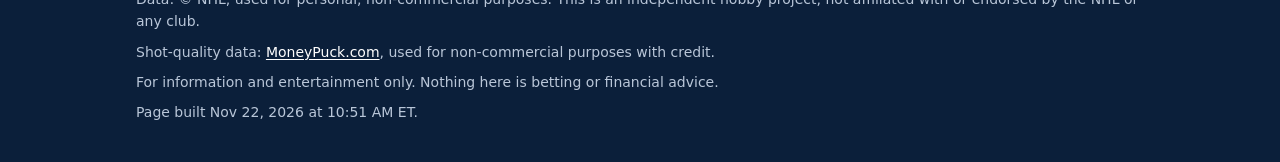
<file: docs/breakouts.html>
<!doctype html>
<html lang="en">
<head>
<meta charset="utf-8">
<meta name="viewport" content="width=device-width, initial-scale=1">
<meta name="theme-color" content="#0b1f3a">
<meta name="color-scheme" content="light">
<title>Breakouts - NHL Model</title>
<meta name="description" content="Independent hockey analytics: who is really good, who is likely to miss the playoffs, and how teams change over a season.">
<link rel="icon" href="data:image/svg+xml,<svg xmlns='http://www.w3.org/2000/svg' viewBox='0 0 100 100'><text y='.9em' font-size='90'>🏒</text></svg>">
<link rel="stylesheet" href="style.css?v=4a2cc280">
</head>
<body>
<header class="site-header">
  <div class="wrap">
    <a class="brand" href="index.html">NHL Model</a>
    <nav><a href="index.html">Home</a><a href="contender-fit.html">Contender fit</a><a href="studies.html" aria-current="page">Studies</a><a href="about.html">About</a></nav>
  </div>
</header>
<main class="wrap">

<h1>Breakouts</h1>

<h2>This season: BER <span class="note">&middot; games through Saturday, November 21</span></h2>
<p class="note">Sorted by BER. Teams have played 20 to 26 games, so these numbers are still noisy: a first impression, not a verdict.
"Own" and "Battle" are the two recipes described below, each compared with the other teams this season (0 = league average).
Click a heading to sort by another column, and hover over it for what it means.</p>

<div class="chips" data-filter-group="breakout-now" role="group" aria-label="Filter teams">
  <button type="button" data-filter="all" aria-pressed="true">League</button>
  <button type="button" data-filter="Eastern" aria-pressed="false">Eastern</button>
  <button type="button" data-filter="Western" aria-pressed="false">Western</button>
</div>
<div class="table-wrap">
<table class="sortable ranked" id="breakout-now">
<thead><tr><th data-sort="num" data-first="ascending" title="Rank by BER this season" scope="col"><button type="button">#</button></th><th class="left" data-sort="text" data-first="ascending" title="Team" scope="col"><button type="button">Team</button></th><th class="" data-sort="num" title="Breakout efficiency rating: 100 x (controlled exits + half the safe clears) / breakout attempts that could be judged" scope="col"><button type="button">BER</button></th><th class="" data-sort="num" title="Controlled exits, as a share of the breakout attempts that could be judged" scope="col"><button type="button">Ctrl</button></th><th class="" data-sort="num" title="Safe clears, as a share of the breakout attempts that could be judged" scope="col"><button type="button">Clear</button></th><th class="" data-sort="num" data-first="ascending" title="Failed breakouts, as a share of the attempts that could be judged (lower is better)" scope="col"><button type="button">Fail</button></th><th class="" data-sort="num" data-first="ascending" title="Pinned-in spells per 60 minutes of 5-on-5 (lower is better)" scope="col"><button type="button">Pinned</button></th><th class="" data-sort="num" title="Own-breakouts recipe: steps above or below the league average (0 = average, +1 = a clearly good team)" scope="col"><button type="button">Own</button></th><th class="" data-sort="num" title="Breakout-battle recipe: steps above or below the league average (0 = average, +1 = a clearly good team)" scope="col"><button type="button">Battle</button></th><th class="" data-sort="num" title="Points percentage that season" scope="col"><button type="button">P%</button></th></tr></thead>
<tbody>
<tr data-conf="Eastern"><td class="rank" data-v="1">1</td><td class="who left" data-v="Carolina Hurricanes"><strong>Carolina Hurricanes</strong><span class="why">23 games</span></td><td data-v="35.1">35.1</td><td data-v="0.294">29%</td><td data-v="0.114">11%</td><td data-v="0.591">59%</td><td data-v="8.91">8.9</td><td data-v="2.48">+2.48</td><td data-v="2.4">+2.40</td><td data-v="0.804">.804</td></tr>
<tr data-conf="Western"><td class="rank" data-v="2">2</td><td class="who left" data-v="Dallas Stars"><strong>Dallas Stars</strong><span class="why">22 games</span></td><td data-v="33.6">33.6</td><td data-v="0.281">28%</td><td data-v="0.111">11%</td><td data-v="0.608">61%</td><td data-v="9.08">9.1</td><td data-v="1.29">+1.29</td><td data-v="0.43">+0.43</td><td data-v="0.682">.682</td></tr>
<tr data-conf="Eastern"><td class="rank" data-v="3">3</td><td class="who left" data-v="Washington Capitals"><strong>Washington Capitals</strong><span class="why">21 games</span></td><td data-v="33.3">33.3</td><td data-v="0.282">28%</td><td data-v="0.102">10%</td><td data-v="0.616">62%</td><td data-v="10.26">10.3</td><td data-v="0.96">+0.96</td><td data-v="0.47">+0.47</td><td data-v="0.476">.476</td></tr>
<tr data-conf="Eastern"><td class="rank" data-v="4">4</td><td class="who left" data-v="Tampa Bay Lightning"><strong>Tampa Bay Lightning</strong><span class="why">22 games</span></td><td data-v="32.7">32.7</td><td data-v="0.283">28%</td><td data-v="0.088">9%</td><td data-v="0.629">63%</td><td data-v="10.08">10.1</td><td data-v="1.15">+1.15</td><td data-v="0.9">+0.90</td><td data-v="0.727">.727</td></tr>
<tr data-conf="Western"><td class="rank" data-v="5">5</td><td class="who left" data-v="Colorado Avalanche"><strong>Colorado Avalanche</strong><span class="why">23 games</span></td><td data-v="31.7">31.7</td><td data-v="0.269">27%</td><td data-v="0.096">10%</td><td data-v="0.636">64%</td><td data-v="10.67">10.7</td><td data-v="0.78">+0.78</td><td data-v="0.58">+0.58</td><td data-v="0.63">.630</td></tr>
<tr data-conf="Eastern"><td class="rank" data-v="6">6</td><td class="who left" data-v="New Jersey Devils"><strong>New Jersey Devils</strong><span class="why">23 games</span></td><td data-v="31.5">31.5</td><td data-v="0.258">26%</td><td data-v="0.112">11%</td><td data-v="0.629">63%</td><td data-v="9.4">9.4</td><td data-v="1.13">+1.13</td><td data-v="1.61">+1.61</td><td data-v="0.652">.652</td></tr>
<tr data-conf="Eastern"><td class="rank" data-v="7">7</td><td class="who left" data-v="Pittsburgh Penguins"><strong>Pittsburgh Penguins</strong><span class="why">22 games</span></td><td data-v="30.8">30.8</td><td data-v="0.265">26%</td><td data-v="0.087">9%</td><td data-v="0.648">65%</td><td data-v="9.87">9.9</td><td data-v="1.13">+1.13</td><td data-v="0.69">+0.69</td><td data-v="0.364">.364</td></tr>
<tr data-conf="Western"><td class="rank" data-v="8">8</td><td class="who left" data-v="Anaheim Ducks"><strong>Anaheim Ducks</strong><span class="why">24 games</span></td><td data-v="30.8">30.8</td><td data-v="0.252">25%</td><td data-v="0.111">11%</td><td data-v="0.637">64%</td><td data-v="11.77">11.8</td><td data-v="-0.44">-0.44</td><td data-v="-0.63">-0.63</td><td data-v="0.479">.479</td></tr>
<tr data-conf="Western"><td class="rank" data-v="9">9</td><td class="who left" data-v="Nashville Predators"><strong>Nashville Predators</strong><span class="why">23 games</span></td><td data-v="30.4">30.4</td><td data-v="0.242">24%</td><td data-v="0.124">12%</td><td data-v="0.634">63%</td><td data-v="12.13">12.1</td><td data-v="-0.2">-0.20</td><td data-v="-0.66">-0.66</td><td data-v="0.63">.630</td></tr>
<tr data-conf="Eastern"><td class="rank" data-v="10">10</td><td class="who left" data-v="Buffalo Sabres"><strong>Buffalo Sabres</strong><span class="why">23 games</span></td><td data-v="29.9">29.9</td><td data-v="0.253">25%</td><td data-v="0.092">9%</td><td data-v="0.655">66%</td><td data-v="10.37">10.4</td><td data-v="0.19">+0.19</td><td data-v="-0.8">-0.80</td><td data-v="0.478">.478</td></tr>
<tr data-conf="Western"><td class="rank" data-v="11">11</td><td class="who left" data-v="Calgary Flames"><strong>Calgary Flames</strong><span class="why">24 games</span></td><td data-v="29.6">29.6</td><td data-v="0.244">24%</td><td data-v="0.105">10%</td><td data-v="0.651">65%</td><td data-v="10.95">10.9</td><td data-v="-0.17">-0.17</td><td data-v="-0.11">-0.11</td><td data-v="0.458">.458</td></tr>
<tr data-conf="Eastern"><td class="rank" data-v="12">12</td><td class="who left" data-v="New York Rangers"><strong>New York Rangers</strong><span class="why">22 games</span></td><td data-v="29.2">29.2</td><td data-v="0.22">22%</td><td data-v="0.146">15%</td><td data-v="0.635">64%</td><td data-v="10.87">10.9</td><td data-v="0.34">+0.34</td><td data-v="0.04">+0.04</td><td data-v="0.614">.614</td></tr>
<tr data-conf="Western"><td class="rank" data-v="13">13</td><td class="who left" data-v="Minnesota Wild"><strong>Minnesota Wild</strong><span class="why">25 games</span></td><td data-v="29.0">29.0</td><td data-v="0.238">24%</td><td data-v="0.104">10%</td><td data-v="0.658">66%</td><td data-v="10.81">10.8</td><td data-v="0.56">+0.56</td><td data-v="0.44">+0.44</td><td data-v="0.78">.780</td></tr>
<tr data-conf="Eastern"><td class="rank" data-v="14">14</td><td class="who left" data-v="Detroit Red Wings"><strong>Detroit Red Wings</strong><span class="why">23 games</span></td><td data-v="28.7">28.7</td><td data-v="0.241">24%</td><td data-v="0.09">9%</td><td data-v="0.668">67%</td><td data-v="9.93">9.9</td><td data-v="-0.21">-0.21</td><td data-v="-1.04">-1.04</td><td data-v="0.413">.413</td></tr>
<tr data-conf="Western"><td class="rank" data-v="15">15</td><td class="who left" data-v="Chicago Blackhawks"><strong>Chicago Blackhawks</strong><span class="why">23 games</span></td><td data-v="28.5">28.5</td><td data-v="0.219">22%</td><td data-v="0.132">13%</td><td data-v="0.649">65%</td><td data-v="12.0">12.0</td><td data-v="-1.57">-1.57</td><td data-v="-1.88">-1.88</td><td data-v="0.348">.348</td></tr>
<tr data-conf="Eastern"><td class="rank" data-v="16">16</td><td class="who left" data-v="Florida Panthers"><strong>Florida Panthers</strong><span class="why">24 games</span></td><td data-v="28.1">28.1</td><td data-v="0.207">21%</td><td data-v="0.147">15%</td><td data-v="0.646">65%</td><td data-v="8.26">8.3</td><td data-v="1.17">+1.17</td><td data-v="1.31">+1.31</td><td data-v="0.604">.604</td></tr>
<tr data-conf="Western"><td class="rank" data-v="17">17</td><td class="who left" data-v="St. Louis Blues"><strong>St. Louis Blues</strong><span class="why">23 games</span></td><td data-v="27.5">27.5</td><td data-v="0.221">22%</td><td data-v="0.108">11%</td><td data-v="0.671">67%</td><td data-v="11.16">11.2</td><td data-v="0.09">+0.09</td><td data-v="0.58">+0.58</td><td data-v="0.565">.565</td></tr>
<tr data-conf="Western"><td class="rank" data-v="18">18</td><td class="who left" data-v="Los Angeles Kings"><strong>Los Angeles Kings</strong><span class="why">21 games</span></td><td data-v="27.4">27.4</td><td data-v="0.204">20%</td><td data-v="0.14">14%</td><td data-v="0.656">66%</td><td data-v="11.55">11.6</td><td data-v="-0.66">-0.66</td><td data-v="0.58">+0.58</td><td data-v="0.381">.381</td></tr>
<tr data-conf="Western"><td class="rank" data-v="19">19</td><td class="who left" data-v="Utah Mammoth"><strong>Utah Mammoth</strong><span class="why">24 games</span></td><td data-v="27.4">27.4</td><td data-v="0.216">22%</td><td data-v="0.116">12%</td><td data-v="0.668">67%</td><td data-v="10.47">10.5</td><td data-v="-0.06">-0.06</td><td data-v="0.64">+0.64</td><td data-v="0.562">.562</td></tr>
<tr data-conf="Eastern"><td class="rank" data-v="20">20</td><td class="who left" data-v="Ottawa Senators"><strong>Ottawa Senators</strong><span class="why">24 games</span></td><td data-v="27.4">27.4</td><td data-v="0.228">23%</td><td data-v="0.091">9%</td><td data-v="0.681">68%</td><td data-v="9.9">9.9</td><td data-v="0.23">+0.23</td><td data-v="0.22">+0.22</td><td data-v="0.688">.688</td></tr>
<tr data-conf="Western"><td class="rank" data-v="21">21</td><td class="who left" data-v="Vegas Golden Knights"><strong>Vegas Golden Knights</strong><span class="why">25 games</span></td><td data-v="27.1">27.1</td><td data-v="0.203">20%</td><td data-v="0.134">13%</td><td data-v="0.662">66%</td><td data-v="10.13">10.1</td><td data-v="-0.1">-0.10</td><td data-v="-0.35">-0.35</td><td data-v="0.66">.660</td></tr>
<tr data-conf="Eastern"><td class="rank" data-v="22">22</td><td class="who left" data-v="Columbus Blue Jackets"><strong>Columbus Blue Jackets</strong><span class="why">21 games</span></td><td data-v="26.7">26.7</td><td data-v="0.199">20%</td><td data-v="0.137">14%</td><td data-v="0.664">66%</td><td data-v="10.76">10.8</td><td data-v="-0.23">-0.23</td><td data-v="-0.62">-0.62</td><td data-v="0.429">.429</td></tr>
<tr data-conf="Eastern"><td class="rank" data-v="23">23</td><td class="who left" data-v="Montréal Canadiens"><strong>Montréal Canadiens</strong><span class="why">24 games</span></td><td data-v="26.5">26.5</td><td data-v="0.211">21%</td><td data-v="0.107">11%</td><td data-v="0.682">68%</td><td data-v="10.52">10.5</td><td data-v="0.8">+0.80</td><td data-v="1.12">+1.12</td><td data-v="0.667">.667</td></tr>
<tr data-conf="Eastern"><td class="rank" data-v="24">24</td><td class="who left" data-v="Boston Bruins"><strong>Boston Bruins</strong><span class="why">23 games</span></td><td data-v="26.5">26.5</td><td data-v="0.225">22%</td><td data-v="0.08">8%</td><td data-v="0.695">70%</td><td data-v="11.21">11.2</td><td data-v="-0.44">-0.44</td><td data-v="-0.21">-0.21</td><td data-v="0.674">.674</td></tr>
<tr data-conf="Western"><td class="rank" data-v="25">25</td><td class="who left" data-v="Vancouver Canucks"><strong>Vancouver Canucks</strong><span class="why">25 games</span></td><td data-v="25.9">25.9</td><td data-v="0.212">21%</td><td data-v="0.093">9%</td><td data-v="0.695">70%</td><td data-v="11.74">11.7</td><td data-v="-1.07">-1.07</td><td data-v="-1.46">-1.46</td><td data-v="0.26">.260</td></tr>
<tr data-conf="Eastern"><td class="rank" data-v="26">26</td><td class="who left" data-v="New York Islanders"><strong>New York Islanders</strong><span class="why">22 games</span></td><td data-v="25.6">25.6</td><td data-v="0.218">22%</td><td data-v="0.078">8%</td><td data-v="0.705">70%</td><td data-v="11.19">11.2</td><td data-v="-0.71">-0.71</td><td data-v="0.17">+0.17</td><td data-v="0.614">.614</td></tr>
<tr data-conf="Eastern"><td class="rank" data-v="27">27</td><td class="who left" data-v="Toronto Maple Leafs"><strong>Toronto Maple Leafs</strong><span class="why">25 games</span></td><td data-v="25.6">25.6</td><td data-v="0.205">20%</td><td data-v="0.1">10%</td><td data-v="0.694">69%</td><td data-v="10.78">10.8</td><td data-v="-0.39">-0.39</td><td data-v="-0.47">-0.47</td><td data-v="0.38">.380</td></tr>
<tr data-conf="Eastern"><td class="rank" data-v="28">28</td><td class="who left" data-v="Philadelphia Flyers"><strong>Philadelphia Flyers</strong><span class="why">26 games</span></td><td data-v="25.5">25.5</td><td data-v="0.193">19%</td><td data-v="0.123">12%</td><td data-v="0.683">68%</td><td data-v="11.89">11.9</td><td data-v="-1.07">-1.07</td><td data-v="-1.67">-1.67</td><td data-v="0.462">.462</td></tr>
<tr data-conf="Western"><td class="rank" data-v="29">29</td><td class="who left" data-v="San Jose Sharks"><strong>San Jose Sharks</strong><span class="why">25 games</span></td><td data-v="24.6">24.6</td><td data-v="0.189">19%</td><td data-v="0.114">11%</td><td data-v="0.697">70%</td><td data-v="12.85">12.8</td><td data-v="-2.06">-2.06</td><td data-v="-1.73">-1.73</td><td data-v="0.48">.480</td></tr>
<tr data-conf="Western"><td class="rank" data-v="30">30</td><td class="who left" data-v="Winnipeg Jets"><strong>Winnipeg Jets</strong><span class="why">24 games</span></td><td data-v="24.0">24.0</td><td data-v="0.191">19%</td><td data-v="0.099">10%</td><td data-v="0.711">71%</td><td data-v="11.23">11.2</td><td data-v="-0.36">-0.36</td><td data-v="0.33">+0.33</td><td data-v="0.542">.542</td></tr>
<tr data-conf="Western"><td class="rank" data-v="31">31</td><td class="who left" data-v="Edmonton Oilers"><strong>Edmonton Oilers</strong><span class="why">25 games</span></td><td data-v="24.0">24.0</td><td data-v="0.198">20%</td><td data-v="0.084">8%</td><td data-v="0.719">72%</td><td data-v="10.76">10.8</td><td data-v="-0.49">-0.49</td><td data-v="0.29">+0.29</td><td data-v="0.74">.740</td></tr>
<tr data-conf="Western"><td class="rank" data-v="32">32</td><td class="who left" data-v="Seattle Kraken"><strong>Seattle Kraken</strong><span class="why">20 games</span></td><td data-v="23.9">23.9</td><td data-v="0.194">19%</td><td data-v="0.09">9%</td><td data-v="0.716">72%</td><td data-v="13.79">13.8</td><td data-v="-2.06">-2.06</td><td data-v="-1.18">-1.18</td><td data-v="0.525">.525</td></tr>
</tbody>
</table>
</div>


<h2>This season: BEI <span class="note">&middot; games through Saturday, November 21</span></h2>
<p class="note">Sorted by BEI, the breakout efficiency index (version 1): own-zone giveaways, time spent in the own zone and transition shots, each as a league
percentile, weighted 45 / 30 / 25. 100 would be best in the league at all three. Early in a season these numbers are noisy.</p>

<div class="chips" data-filter-group="bei-now" role="group" aria-label="Filter teams">
  <button type="button" data-filter="all" aria-pressed="true">League</button>
  <button type="button" data-filter="Eastern" aria-pressed="false">Eastern</button>
  <button type="button" data-filter="Western" aria-pressed="false">Western</button>
</div>
<div class="table-wrap">
<table class="sortable ranked" id="bei-now">
<thead><tr><th data-sort="num" data-first="ascending" title="Rank by BEI this season" scope="col"><button type="button">#</button></th><th class="left" data-sort="text" data-first="ascending" title="Team" scope="col"><button type="button">Team</button></th><th class="" data-sort="num" title="Breakout efficiency index, 0 to 100: the three parts as league percentiles, weighted 45 / 30 / 25" scope="col"><button type="button">BEI</button></th><th class="" data-sort="num" data-first="ascending" title="Own-zone giveaways at 5-on-5 per hour of 5-on-5 time spent in the own zone (lower is better; 45% of BEI)" scope="col"><button type="button">DZ GA/hr</button></th><th class="" data-sort="num" data-first="ascending" title="Share of even-strength time spent in the own zone, from NHL EDGE puck tracking (lower is better; 30% of BEI)" scope="col"><button type="button">Own zone</button></th><th class="" data-sort="num" title="Transition shot attempts per 60 minutes at 5-on-5 (higher is better; 25% of BEI)" scope="col"><button type="button">Trans/60</button></th><th class="" data-sort="num" title="Breakout efficiency rating, for comparison" scope="col"><button type="button">BER</button></th><th class="" data-sort="num" title="Points percentage" scope="col"><button type="button">P%</button></th></tr></thead>
<tbody>
<tr data-conf="Eastern"><td class="rank" data-v="1">1</td><td class="who left" data-v="Florida Panthers"><strong>Florida Panthers</strong><span class="why">24 games</span></td><td data-v="76.5">76.5</td><td data-v="19.6">19.6</td><td data-v="0.382">38.2%</td><td data-v="1.69">1.69</td><td data-v="28.1">28.1</td><td data-v="0.604">.604</td></tr>
<tr data-conf="Western"><td class="rank" data-v="2">2</td><td class="who left" data-v="Minnesota Wild"><strong>Minnesota Wild</strong><span class="why">25 games</span></td><td data-v="75.0">75.0</td><td data-v="18.0">18.0</td><td data-v="0.409">40.9%</td><td data-v="1.74">1.74</td><td data-v="29.0">29.0</td><td data-v="0.78">.780</td></tr>
<tr data-conf="Eastern"><td class="rank" data-v="3">3</td><td class="who left" data-v="Ottawa Senators"><strong>Ottawa Senators</strong><span class="why">24 games</span></td><td data-v="74.0">74.0</td><td data-v="19.4">19.4</td><td data-v="0.393">39.3%</td><td data-v="1.44">1.44</td><td data-v="27.4">27.4</td><td data-v="0.688">.688</td></tr>
<tr data-conf="Western"><td class="rank" data-v="4">4</td><td class="who left" data-v="Nashville Predators"><strong>Nashville Predators</strong><span class="why">23 games</span></td><td data-v="73.7">73.7</td><td data-v="17.5">17.5</td><td data-v="0.407">40.7%</td><td data-v="1.57">1.57</td><td data-v="30.4">30.4</td><td data-v="0.63">.630</td></tr>
<tr data-conf="Eastern"><td class="rank" data-v="5">5</td><td class="who left" data-v="Montréal Canadiens"><strong>Montréal Canadiens</strong><span class="why">24 games</span></td><td data-v="71.3">71.3</td><td data-v="16.9">16.9</td><td data-v="0.412">41.2%</td><td data-v="1.69">1.69</td><td data-v="26.5">26.5</td><td data-v="0.667">.667</td></tr>
<tr data-conf="Western"><td class="rank" data-v="6">6</td><td class="who left" data-v="Edmonton Oilers"><strong>Edmonton Oilers</strong><span class="why">25 games</span></td><td data-v="68.4">68.4</td><td data-v="18.9">18.9</td><td data-v="0.412">41.2%</td><td data-v="1.74">1.74</td><td data-v="24.0">24.0</td><td data-v="0.74">.740</td></tr>
<tr data-conf="Western"><td class="rank" data-v="7">7</td><td class="who left" data-v="St. Louis Blues"><strong>St. Louis Blues</strong><span class="why">23 games</span></td><td data-v="63.7">63.7</td><td data-v="20.5">20.5</td><td data-v="0.403">40.3%</td><td data-v="2.28">2.28</td><td data-v="27.5">27.5</td><td data-v="0.565">.565</td></tr>
<tr data-conf="Western"><td class="rank" data-v="8">8</td><td class="who left" data-v="Winnipeg Jets"><strong>Winnipeg Jets</strong><span class="why">24 games</span></td><td data-v="63.2">63.2</td><td data-v="19.4">19.4</td><td data-v="0.408">40.8%</td><td data-v="1.56">1.56</td><td data-v="24.0">24.0</td><td data-v="0.542">.542</td></tr>
<tr data-conf="Western"><td class="rank" data-v="9">9</td><td class="who left" data-v="Calgary Flames"><strong>Calgary Flames</strong><span class="why">24 games</span></td><td data-v="61.8">61.8</td><td data-v="20.4">20.4</td><td data-v="0.403">40.3%</td><td data-v="1.82">1.82</td><td data-v="29.6">29.6</td><td data-v="0.458">.458</td></tr>
<tr data-conf="Eastern"><td class="rank" data-v="10">10</td><td class="who left" data-v="New York Rangers"><strong>New York Rangers</strong><span class="why">22 games</span></td><td data-v="61.3">61.3</td><td data-v="19.5">19.5</td><td data-v="0.409">40.9%</td><td data-v="1.69">1.69</td><td data-v="29.2">29.2</td><td data-v="0.614">.614</td></tr>
<tr data-conf="Western"><td class="rank" data-v="11">11</td><td class="who left" data-v="Utah Mammoth"><strong>Utah Mammoth</strong><span class="why">24 games</span></td><td data-v="60.6">60.6</td><td data-v="21.2">21.2</td><td data-v="0.4">40.0%</td><td data-v="2.06">2.06</td><td data-v="27.4">27.4</td><td data-v="0.562">.562</td></tr>
<tr data-conf="Eastern"><td class="rank" data-v="12">12</td><td class="who left" data-v="Buffalo Sabres"><strong>Buffalo Sabres</strong><span class="why">23 games</span></td><td data-v="59.0">59.0</td><td data-v="19.4">19.4</td><td data-v="0.401">40.1%</td><td data-v="1.24">1.24</td><td data-v="29.9">29.9</td><td data-v="0.478">.478</td></tr>
<tr data-conf="Eastern"><td class="rank" data-v="13">13</td><td class="who left" data-v="Philadelphia Flyers"><strong>Philadelphia Flyers</strong><span class="why">26 games</span></td><td data-v="55.2">55.2</td><td data-v="19.6">19.6</td><td data-v="0.433">43.3%</td><td data-v="2.1">2.10</td><td data-v="25.5">25.5</td><td data-v="0.462">.462</td></tr>
<tr data-conf="Eastern"><td class="rank" data-v="14">14</td><td class="who left" data-v="New Jersey Devils"><strong>New Jersey Devils</strong><span class="why">23 games</span></td><td data-v="54.4">54.4</td><td data-v="19.8">19.8</td><td data-v="0.408">40.8%</td><td data-v="1.66">1.66</td><td data-v="31.5">31.5</td><td data-v="0.652">.652</td></tr>
<tr data-conf="Eastern"><td class="rank" data-v="15">15</td><td class="who left" data-v="Carolina Hurricanes"><strong>Carolina Hurricanes</strong><span class="why">23 games</span></td><td data-v="52.1">52.1</td><td data-v="21.3">21.3</td><td data-v="0.354">35.4%</td><td data-v="1.5">1.50</td><td data-v="35.1">35.1</td><td data-v="0.804">.804</td></tr>
<tr data-conf="Eastern"><td class="rank" data-v="16">16</td><td class="who left" data-v="Washington Capitals"><strong>Washington Capitals</strong><span class="why">21 games</span></td><td data-v="51.8">51.8</td><td data-v="20.2">20.2</td><td data-v="0.403">40.3%</td><td data-v="1.56">1.56</td><td data-v="33.3">33.3</td><td data-v="0.476">.476</td></tr>
<tr data-conf="Western"><td class="rank" data-v="17">17</td><td class="who left" data-v="Dallas Stars"><strong>Dallas Stars</strong><span class="why">22 games</span></td><td data-v="50.6">50.6</td><td data-v="18.4">18.4</td><td data-v="0.412">41.2%</td><td data-v="1.07">1.07</td><td data-v="33.6">33.6</td><td data-v="0.682">.682</td></tr>
<tr data-conf="Western"><td class="rank" data-v="18">18</td><td class="who left" data-v="Seattle Kraken"><strong>Seattle Kraken</strong><span class="why">20 games</span></td><td data-v="48.7">48.7</td><td data-v="19.6">19.6</td><td data-v="0.434">43.4%</td><td data-v="1.74">1.74</td><td data-v="23.9">23.9</td><td data-v="0.525">.525</td></tr>
<tr data-conf="Eastern"><td class="rank" data-v="19">19</td><td class="who left" data-v="New York Islanders"><strong>New York Islanders</strong><span class="why">22 games</span></td><td data-v="48.4">48.4</td><td data-v="19.8">19.8</td><td data-v="0.406">40.6%</td><td data-v="1.32">1.32</td><td data-v="25.6">25.6</td><td data-v="0.614">.614</td></tr>
<tr data-conf="Western"><td class="rank" data-v="20">20</td><td class="who left" data-v="Anaheim Ducks"><strong>Anaheim Ducks</strong><span class="why">24 games</span></td><td data-v="46.6">46.6</td><td data-v="19.9">19.9</td><td data-v="0.408">40.8%</td><td data-v="1.43">1.43</td><td data-v="30.8">30.8</td><td data-v="0.479">.479</td></tr>
<tr data-conf="Western"><td class="rank" data-v="21">21</td><td class="who left" data-v="Los Angeles Kings"><strong>Los Angeles Kings</strong><span class="why">21 games</span></td><td data-v="45.8">45.8</td><td data-v="20.1">20.1</td><td data-v="0.412">41.2%</td><td data-v="1.66">1.66</td><td data-v="27.4">27.4</td><td data-v="0.381">.381</td></tr>
<tr data-conf="Eastern"><td class="rank" data-v="22">22</td><td class="who left" data-v="Tampa Bay Lightning"><strong>Tampa Bay Lightning</strong><span class="why">22 games</span></td><td data-v="44.7">44.7</td><td data-v="20.7">20.7</td><td data-v="0.403">40.3%</td><td data-v="1.4">1.40</td><td data-v="32.7">32.7</td><td data-v="0.727">.727</td></tr>
<tr data-conf="Western"><td class="rank" data-v="23">23</td><td class="who left" data-v="Vancouver Canucks"><strong>Vancouver Canucks</strong><span class="why">25 games</span></td><td data-v="43.7">43.7</td><td data-v="17.5">17.5</td><td data-v="0.439">43.9%</td><td data-v="1.23">1.23</td><td data-v="25.9">25.9</td><td data-v="0.26">.260</td></tr>
<tr data-conf="Western"><td class="rank" data-v="24">24</td><td class="who left" data-v="Vegas Golden Knights"><strong>Vegas Golden Knights</strong><span class="why">25 games</span></td><td data-v="39.8">39.8</td><td data-v="21.3">21.3</td><td data-v="0.395">39.5%</td><td data-v="1.29">1.29</td><td data-v="27.1">27.1</td><td data-v="0.66">.660</td></tr>
<tr data-conf="Western"><td class="rank" data-v="25">25</td><td class="who left" data-v="Colorado Avalanche"><strong>Colorado Avalanche</strong><span class="why">23 games</span></td><td data-v="39.2">39.2</td><td data-v="21.5">21.5</td><td data-v="0.396">39.6%</td><td data-v="1.4">1.40</td><td data-v="31.7">31.7</td><td data-v="0.63">.630</td></tr>
<tr data-conf="Eastern"><td class="rank" data-v="26">26</td><td class="who left" data-v="Pittsburgh Penguins"><strong>Pittsburgh Penguins</strong><span class="why">22 games</span></td><td data-v="35.2">35.2</td><td data-v="21.9">21.9</td><td data-v="0.398">39.8%</td><td data-v="1.38">1.38</td><td data-v="30.8">30.8</td><td data-v="0.364">.364</td></tr>
<tr data-conf="Eastern"><td class="rank" data-v="27">27</td><td class="who left" data-v="Columbus Blue Jackets"><strong>Columbus Blue Jackets</strong><span class="why">21 games</span></td><td data-v="33.7">33.7</td><td data-v="21.4">21.4</td><td data-v="0.404">40.4%</td><td data-v="1.42">1.42</td><td data-v="26.7">26.7</td><td data-v="0.429">.429</td></tr>
<tr data-conf="Western"><td class="rank" data-v="28">28</td><td class="who left" data-v="Chicago Blackhawks"><strong>Chicago Blackhawks</strong><span class="why">23 games</span></td><td data-v="28.7">28.7</td><td data-v="21.1">21.1</td><td data-v="0.427">42.7%</td><td data-v="1.54">1.54</td><td data-v="28.5">28.5</td><td data-v="0.348">.348</td></tr>
<tr data-conf="Eastern"><td class="rank" data-v="29">29</td><td class="who left" data-v="Detroit Red Wings"><strong>Detroit Red Wings</strong><span class="why">23 games</span></td><td data-v="27.6">27.6</td><td data-v="22.9">22.9</td><td data-v="0.413">41.3%</td><td data-v="1.73">1.73</td><td data-v="28.7">28.7</td><td data-v="0.413">.413</td></tr>
<tr data-conf="Western"><td class="rank" data-v="30">30</td><td class="who left" data-v="San Jose Sharks"><strong>San Jose Sharks</strong><span class="why">25 games</span></td><td data-v="19.4">19.4</td><td data-v="23.7">23.7</td><td data-v="0.415">41.5%</td><td data-v="1.61">1.61</td><td data-v="24.6">24.6</td><td data-v="0.48">.480</td></tr>
<tr data-conf="Eastern"><td class="rank" data-v="31">31</td><td class="who left" data-v="Toronto Maple Leafs"><strong>Toronto Maple Leafs</strong><span class="why">25 games</span></td><td data-v="19.2">19.2</td><td data-v="21.3">21.3</td><td data-v="0.414">41.4%</td><td data-v="1.28">1.28</td><td data-v="25.6">25.6</td><td data-v="0.38">.380</td></tr>
<tr data-conf="Eastern"><td class="rank" data-v="32">32</td><td class="who left" data-v="Boston Bruins"><strong>Boston Bruins</strong><span class="why">23 games</span></td><td data-v="6.8">6.8</td><td data-v="21.9">21.9</td><td data-v="0.417">41.7%</td><td data-v="1.01">1.01</td><td data-v="26.5">26.5</td><td data-v="0.674">.674</td></tr>
</tbody>
</table>
</div>

<h2>Last season: BER <span class="note">&middot; 2025-26</span></h2>
<p class="note">Sorted by BER. Click a heading to sort by another column, and hover over it for what it means. "Own" and "Battle" are the two recipes described below.</p>

<div class="chips" data-filter-group="breakout-table" role="group" aria-label="Filter teams">
  <button type="button" data-filter="all" aria-pressed="true">League</button>
  <button type="button" data-filter="Eastern" aria-pressed="false">Eastern</button>
  <button type="button" data-filter="Western" aria-pressed="false">Western</button>
</div>
<div class="table-wrap">
<table class="sortable ranked" id="breakout-table">
<thead><tr><th data-sort="num" data-first="ascending" title="Rank by BER last season" scope="col"><button type="button">#</button></th><th class="left" data-sort="text" data-first="ascending" title="Team" scope="col"><button type="button">Team</button></th><th class="" data-sort="num" title="Breakout efficiency rating: 100 x (controlled exits + half the safe clears) / breakout attempts that could be judged" scope="col"><button type="button">BER</button></th><th class="" data-sort="num" title="Controlled exits, as a share of the breakout attempts that could be judged" scope="col"><button type="button">Ctrl</button></th><th class="" data-sort="num" title="Safe clears, as a share of the breakout attempts that could be judged" scope="col"><button type="button">Clear</button></th><th class="" data-sort="num" data-first="ascending" title="Failed breakouts, as a share of the attempts that could be judged (lower is better)" scope="col"><button type="button">Fail</button></th><th class="" data-sort="num" data-first="ascending" title="Pinned-in spells per 60 minutes of 5-on-5 (lower is better)" scope="col"><button type="button">Pinned</button></th><th class="" data-sort="num" title="Own-breakouts recipe: steps above or below the league average (0 = average, +1 = a clearly good team)" scope="col"><button type="button">Own</button></th><th class="" data-sort="num" title="Breakout-battle recipe: steps above or below the league average (0 = average, +1 = a clearly good team)" scope="col"><button type="button">Battle</button></th><th class="" data-sort="num" title="Points percentage that season" scope="col"><button type="button">P%</button></th></tr></thead>
<tbody>
<tr data-conf="Western"><td class="rank" data-v="1">1</td><td class="who left" data-v="Colorado Avalanche"><strong>Colorado Avalanche</strong><span class="why">Lost conference final</span></td><td data-v="35.0">35.0</td><td data-v="0.297">30%</td><td data-v="0.106">11%</td><td data-v="0.597">60%</td><td data-v="10.13">10.1</td><td data-v="2.32">+2.32</td><td data-v="2.06">+2.06</td><td data-v="0.738">.738</td></tr>
<tr data-conf="Eastern"><td class="rank" data-v="2">2</td><td class="who left" data-v="Carolina Hurricanes"><strong>Carolina Hurricanes</strong><span class="why">Won Cup</span></td><td data-v="34.8">34.8</td><td data-v="0.284">28%</td><td data-v="0.128">13%</td><td data-v="0.588">59%</td><td data-v="8.49">8.5</td><td data-v="3.26">+3.26</td><td data-v="2.74">+2.74</td><td data-v="0.689">.689</td></tr>
<tr data-conf="Western"><td class="rank" data-v="3">3</td><td class="who left" data-v="Los Angeles Kings"><strong>Los Angeles Kings</strong><span class="why">Lost round 1</span></td><td data-v="31.6">31.6</td><td data-v="0.274">27%</td><td data-v="0.084">8%</td><td data-v="0.643">64%</td><td data-v="11.01">11.0</td><td data-v="0.79">+0.79</td><td data-v="0.01">+0.01</td><td data-v="0.549">.549</td></tr>
<tr data-conf="Eastern"><td class="rank" data-v="4">4</td><td class="who left" data-v="Florida Panthers"><strong>Florida Panthers</strong><span class="why">Missed playoffs</span></td><td data-v="30.0">30.0</td><td data-v="0.234">23%</td><td data-v="0.133">13%</td><td data-v="0.633">63%</td><td data-v="10.75">10.8</td><td data-v="0.55">+0.55</td><td data-v="0.54">+0.54</td><td data-v="0.512">.512</td></tr>
<tr data-conf="Western"><td class="rank" data-v="5">5</td><td class="who left" data-v="Nashville Predators"><strong>Nashville Predators</strong><span class="why">Missed playoffs</span></td><td data-v="29.9">29.9</td><td data-v="0.239">24%</td><td data-v="0.119">12%</td><td data-v="0.642">64%</td><td data-v="11.45">11.4</td><td data-v="-0.17">-0.17</td><td data-v="0.12">+0.12</td><td data-v="0.524">.524</td></tr>
<tr data-conf="Eastern"><td class="rank" data-v="6">6</td><td class="who left" data-v="Buffalo Sabres"><strong>Buffalo Sabres</strong><span class="why">Lost round 2</span></td><td data-v="29.8">29.8</td><td data-v="0.24">24%</td><td data-v="0.115">12%</td><td data-v="0.644">64%</td><td data-v="11.13">11.1</td><td data-v="-0.03">-0.03</td><td data-v="0.26">+0.26</td><td data-v="0.665">.665</td></tr>
<tr data-conf="Eastern"><td class="rank" data-v="7">7</td><td class="who left" data-v="Tampa Bay Lightning"><strong>Tampa Bay Lightning</strong><span class="why">Lost round 1</span></td><td data-v="29.6">29.6</td><td data-v="0.244">24%</td><td data-v="0.105">10%</td><td data-v="0.651">65%</td><td data-v="9.84">9.8</td><td data-v="0.91">+0.91</td><td data-v="0.78">+0.78</td><td data-v="0.646">.646</td></tr>
<tr data-conf="Eastern"><td class="rank" data-v="8">8</td><td class="who left" data-v="New Jersey Devils"><strong>New Jersey Devils</strong><span class="why">Missed playoffs</span></td><td data-v="29.4">29.4</td><td data-v="0.237">24%</td><td data-v="0.114">11%</td><td data-v="0.649">65%</td><td data-v="10.79">10.8</td><td data-v="-0.17">-0.17</td><td data-v="-0.1">-0.10</td><td data-v="0.53">.530</td></tr>
<tr data-conf="Western"><td class="rank" data-v="9">9</td><td class="who left" data-v="Anaheim Ducks"><strong>Anaheim Ducks</strong><span class="why">Lost round 2</span></td><td data-v="29.3">29.3</td><td data-v="0.241">24%</td><td data-v="0.105">10%</td><td data-v="0.654">65%</td><td data-v="11.15">11.2</td><td data-v="0.21">+0.21</td><td data-v="0.75">+0.75</td><td data-v="0.561">.561</td></tr>
<tr data-conf="Western"><td class="rank" data-v="10">10</td><td class="who left" data-v="Vegas Golden Knights"><strong>Vegas Golden Knights</strong><span class="why">Lost Cup final</span></td><td data-v="29.3">29.3</td><td data-v="0.247">25%</td><td data-v="0.091">9%</td><td data-v="0.662">66%</td><td data-v="10.21">10.2</td><td data-v="1.15">+1.15</td><td data-v="0.42">+0.42</td><td data-v="0.579">.579</td></tr>
<tr data-conf="Western"><td class="rank" data-v="11">11</td><td class="who left" data-v="Utah Mammoth"><strong>Utah Mammoth</strong><span class="why">Lost round 1</span></td><td data-v="29.3">29.3</td><td data-v="0.244">24%</td><td data-v="0.098">10%</td><td data-v="0.659">66%</td><td data-v="10.53">10.5</td><td data-v="0.53">+0.53</td><td data-v="0.61">+0.61</td><td data-v="0.561">.561</td></tr>
<tr data-conf="Eastern"><td class="rank" data-v="12">12</td><td class="who left" data-v="Ottawa Senators"><strong>Ottawa Senators</strong><span class="why">Lost round 1</span></td><td data-v="29.1">29.1</td><td data-v="0.238">24%</td><td data-v="0.107">11%</td><td data-v="0.655">66%</td><td data-v="10.82">10.8</td><td data-v="0.34">+0.34</td><td data-v="1.59">+1.59</td><td data-v="0.604">.604</td></tr>
<tr data-conf="Eastern"><td class="rank" data-v="13">13</td><td class="who left" data-v="Boston Bruins"><strong>Boston Bruins</strong><span class="why">Lost round 1</span></td><td data-v="29.0">29.0</td><td data-v="0.243">24%</td><td data-v="0.095">10%</td><td data-v="0.663">66%</td><td data-v="12.03">12.0</td><td data-v="-0.74">-0.74</td><td data-v="-2.0">-2.00</td><td data-v="0.61">.610</td></tr>
<tr data-conf="Western"><td class="rank" data-v="14">14</td><td class="who left" data-v="Edmonton Oilers"><strong>Edmonton Oilers</strong><span class="why">Lost round 1</span></td><td data-v="28.9">28.9</td><td data-v="0.24">24%</td><td data-v="0.098">10%</td><td data-v="0.662">66%</td><td data-v="11.43">11.4</td><td data-v="0.18">+0.18</td><td data-v="-0.08">-0.08</td><td data-v="0.567">.567</td></tr>
<tr data-conf="Eastern"><td class="rank" data-v="15">15</td><td class="who left" data-v="Pittsburgh Penguins"><strong>Pittsburgh Penguins</strong><span class="why">Lost round 1</span></td><td data-v="28.8">28.8</td><td data-v="0.234">23%</td><td data-v="0.108">11%</td><td data-v="0.658">66%</td><td data-v="11.1">11.1</td><td data-v="0.69">+0.69</td><td data-v="0.8">+0.80</td><td data-v="0.598">.598</td></tr>
<tr data-conf="Western"><td class="rank" data-v="16">16</td><td class="who left" data-v="Seattle Kraken"><strong>Seattle Kraken</strong><span class="why">Missed playoffs</span></td><td data-v="28.7">28.7</td><td data-v="0.24">24%</td><td data-v="0.094">9%</td><td data-v="0.666">67%</td><td data-v="12.76">12.8</td><td data-v="-1.1">-1.10</td><td data-v="-0.78">-0.78</td><td data-v="0.482">.482</td></tr>
<tr data-conf="Western"><td class="rank" data-v="17">17</td><td class="who left" data-v="Calgary Flames"><strong>Calgary Flames</strong><span class="why">Missed playoffs</span></td><td data-v="28.4">28.4</td><td data-v="0.233">23%</td><td data-v="0.103">10%</td><td data-v="0.664">66%</td><td data-v="11.96">12.0</td><td data-v="-0.99">-0.99</td><td data-v="-0.83">-0.83</td><td data-v="0.47">.470</td></tr>
<tr data-conf="Western"><td class="rank" data-v="18">18</td><td class="who left" data-v="Chicago Blackhawks"><strong>Chicago Blackhawks</strong><span class="why">Missed playoffs</span></td><td data-v="28.4">28.4</td><td data-v="0.24">24%</td><td data-v="0.088">9%</td><td data-v="0.672">67%</td><td data-v="11.45">11.4</td><td data-v="-1.01">-1.01</td><td data-v="-1.72">-1.72</td><td data-v="0.439">.439</td></tr>
<tr data-conf="Eastern"><td class="rank" data-v="19">19</td><td class="who left" data-v="Columbus Blue Jackets"><strong>Columbus Blue Jackets</strong><span class="why">Missed playoffs</span></td><td data-v="28.3">28.3</td><td data-v="0.231">23%</td><td data-v="0.103">10%</td><td data-v="0.666">67%</td><td data-v="11.65">11.7</td><td data-v="-0.11">-0.11</td><td data-v="0.34">+0.34</td><td data-v="0.561">.561</td></tr>
<tr data-conf="Western"><td class="rank" data-v="20">20</td><td class="who left" data-v="Minnesota Wild"><strong>Minnesota Wild</strong><span class="why">Lost round 2</span></td><td data-v="28.3">28.3</td><td data-v="0.232">23%</td><td data-v="0.102">10%</td><td data-v="0.666">67%</td><td data-v="12.14">12.1</td><td data-v="-0.15">-0.15</td><td data-v="0.55">+0.55</td><td data-v="0.634">.634</td></tr>
<tr data-conf="Eastern"><td class="rank" data-v="21">21</td><td class="who left" data-v="Washington Capitals"><strong>Washington Capitals</strong><span class="why">Missed playoffs</span></td><td data-v="28.2">28.2</td><td data-v="0.235">24%</td><td data-v="0.094">9%</td><td data-v="0.671">67%</td><td data-v="11.52">11.5</td><td data-v="-0.3">-0.30</td><td data-v="0.02">+0.02</td><td data-v="0.579">.579</td></tr>
<tr data-conf="Eastern"><td class="rank" data-v="22">22</td><td class="who left" data-v="Detroit Red Wings"><strong>Detroit Red Wings</strong><span class="why">Missed playoffs</span></td><td data-v="27.9">27.9</td><td data-v="0.235">24%</td><td data-v="0.088">9%</td><td data-v="0.677">68%</td><td data-v="12.03">12.0</td><td data-v="-0.19">-0.19</td><td data-v="-0.35">-0.35</td><td data-v="0.561">.561</td></tr>
<tr data-conf="Western"><td class="rank" data-v="23">23</td><td class="who left" data-v="San Jose Sharks"><strong>San Jose Sharks</strong><span class="why">Missed playoffs</span></td><td data-v="27.9">27.9</td><td data-v="0.232">23%</td><td data-v="0.095">10%</td><td data-v="0.673">67%</td><td data-v="11.86">11.9</td><td data-v="-0.86">-0.86</td><td data-v="-0.76">-0.76</td><td data-v="0.524">.524</td></tr>
<tr data-conf="Western"><td class="rank" data-v="24">24</td><td class="who left" data-v="Dallas Stars"><strong>Dallas Stars</strong><span class="why">Lost round 1</span></td><td data-v="27.6">27.6</td><td data-v="0.219">22%</td><td data-v="0.115">12%</td><td data-v="0.667">67%</td><td data-v="10.29">10.3</td><td data-v="-0.06">-0.06</td><td data-v="-0.17">-0.17</td><td data-v="0.683">.683</td></tr>
<tr data-conf="Eastern"><td class="rank" data-v="25">25</td><td class="who left" data-v="Montréal Canadiens"><strong>Montréal Canadiens</strong><span class="why">Lost conference final</span></td><td data-v="27.4">27.4</td><td data-v="0.22">22%</td><td data-v="0.108">11%</td><td data-v="0.672">67%</td><td data-v="11.77">11.8</td><td data-v="-0.15">-0.15</td><td data-v="0.0">+0.00</td><td data-v="0.646">.646</td></tr>
<tr data-conf="Western"><td class="rank" data-v="26">26</td><td class="who left" data-v="Vancouver Canucks"><strong>Vancouver Canucks</strong><span class="why">Missed playoffs</span></td><td data-v="27.3">27.3</td><td data-v="0.217">22%</td><td data-v="0.112">11%</td><td data-v="0.671">67%</td><td data-v="11.87">11.9</td><td data-v="-1.77">-1.77</td><td data-v="-1.43">-1.43</td><td data-v="0.354">.354</td></tr>
<tr data-conf="Eastern"><td class="rank" data-v="27">27</td><td class="who left" data-v="New York Islanders"><strong>New York Islanders</strong><span class="why">Missed playoffs</span></td><td data-v="26.8">26.8</td><td data-v="0.219">22%</td><td data-v="0.097">10%</td><td data-v="0.684">68%</td><td data-v="11.77">11.8</td><td data-v="-0.7">-0.70</td><td data-v="-0.75">-0.75</td><td data-v="0.555">.555</td></tr>
<tr data-conf="Eastern"><td class="rank" data-v="28">28</td><td class="who left" data-v="Philadelphia Flyers"><strong>Philadelphia Flyers</strong><span class="why">Lost round 2</span></td><td data-v="26.7">26.7</td><td data-v="0.213">21%</td><td data-v="0.107">11%</td><td data-v="0.68">68%</td><td data-v="10.74">10.7</td><td data-v="-0.06">-0.06</td><td data-v="-0.22">-0.22</td><td data-v="0.598">.598</td></tr>
<tr data-conf="Western"><td class="rank" data-v="29">29</td><td class="who left" data-v="Winnipeg Jets"><strong>Winnipeg Jets</strong><span class="why">Missed playoffs</span></td><td data-v="26.4">26.4</td><td data-v="0.22">22%</td><td data-v="0.088">9%</td><td data-v="0.692">69%</td><td data-v="11.62">11.6</td><td data-v="-1.17">-1.17</td><td data-v="-0.6">-0.60</td><td data-v="0.5">.500</td></tr>
<tr data-conf="Eastern"><td class="rank" data-v="30">30</td><td class="who left" data-v="New York Rangers"><strong>New York Rangers</strong><span class="why">Missed playoffs</span></td><td data-v="26.1">26.1</td><td data-v="0.195">20%</td><td data-v="0.132">13%</td><td data-v="0.673">67%</td><td data-v="11.19">11.2</td><td data-v="-0.04">-0.04</td><td data-v="-0.04">-0.04</td><td data-v="0.47">.470</td></tr>
<tr data-conf="Eastern"><td class="rank" data-v="31">31</td><td class="who left" data-v="Toronto Maple Leafs"><strong>Toronto Maple Leafs</strong><span class="why">Missed playoffs</span></td><td data-v="26.0">26.0</td><td data-v="0.198">20%</td><td data-v="0.124">12%</td><td data-v="0.678">68%</td><td data-v="12.58">12.6</td><td data-v="-1.09">-1.09</td><td data-v="-0.92">-0.92</td><td data-v="0.476">.476</td></tr>
<tr data-conf="Western"><td class="rank" data-v="32">32</td><td class="who left" data-v="St. Louis Blues"><strong>St. Louis Blues</strong><span class="why">Missed playoffs</span></td><td data-v="25.0">25.0</td><td data-v="0.196">20%</td><td data-v="0.108">11%</td><td data-v="0.696">70%</td><td data-v="10.68">10.7</td><td data-v="-0.06">-0.06</td><td data-v="-0.83">-0.83</td><td data-v="0.524">.524</td></tr>
</tbody>
</table>
</div>

<h2>Last season: BEI <span class="note">&middot; 2025-26</span></h2>
<p class="note">Sorted by BEI. Click a heading to sort by another column, and hover over it for what it means.</p>

<div class="chips" data-filter-group="bei-last" role="group" aria-label="Filter teams">
  <button type="button" data-filter="all" aria-pressed="true">League</button>
  <button type="button" data-filter="Eastern" aria-pressed="false">Eastern</button>
  <button type="button" data-filter="Western" aria-pressed="false">Western</button>
</div>
<div class="table-wrap">
<table class="sortable ranked" id="bei-last">
<thead><tr><th data-sort="num" data-first="ascending" title="Rank by BEI last season" scope="col"><button type="button">#</button></th><th class="left" data-sort="text" data-first="ascending" title="Team" scope="col"><button type="button">Team</button></th><th class="" data-sort="num" title="Breakout efficiency index, 0 to 100: the three parts as league percentiles, weighted 45 / 30 / 25" scope="col"><button type="button">BEI</button></th><th class="" data-sort="num" data-first="ascending" title="Own-zone giveaways at 5-on-5 per hour of 5-on-5 time spent in the own zone (lower is better; 45% of BEI)" scope="col"><button type="button">DZ GA/hr</button></th><th class="" data-sort="num" data-first="ascending" title="Share of even-strength time spent in the own zone, from NHL EDGE puck tracking (lower is better; 30% of BEI)" scope="col"><button type="button">Own zone</button></th><th class="" data-sort="num" title="Transition shot attempts per 60 minutes at 5-on-5 (higher is better; 25% of BEI)" scope="col"><button type="button">Trans/60</button></th><th class="" data-sort="num" title="Breakout efficiency rating, for comparison" scope="col"><button type="button">BER</button></th><th class="" data-sort="num" title="Points percentage" scope="col"><button type="button">P%</button></th></tr></thead>
<tbody>
<tr data-conf="Western"><td class="rank" data-v="1">1</td><td class="who left" data-v="Colorado Avalanche"><strong>Colorado Avalanche</strong><span class="why">Lost conference final</span></td><td data-v="77.6">77.6</td><td data-v="18.7">18.7</td><td data-v="0.388">38.8%</td><td data-v="1.75">1.75</td><td data-v="35.0">35.0</td><td data-v="0.738">.738</td></tr>
<tr data-conf="Eastern"><td class="rank" data-v="2">2</td><td class="who left" data-v="Montréal Canadiens"><strong>Montréal Canadiens</strong><span class="why">Lost conference final</span></td><td data-v="72.4">72.4</td><td data-v="16.4">16.4</td><td data-v="0.413">41.3%</td><td data-v="1.59">1.59</td><td data-v="27.4">27.4</td><td data-v="0.646">.646</td></tr>
<tr data-conf="Eastern"><td class="rank" data-v="3">3</td><td class="who left" data-v="Tampa Bay Lightning"><strong>Tampa Bay Lightning</strong><span class="why">Lost round 1</span></td><td data-v="69.2">69.2</td><td data-v="17.0">17.0</td><td data-v="0.399">39.9%</td><td data-v="1.25">1.25</td><td data-v="29.6">29.6</td><td data-v="0.646">.646</td></tr>
<tr data-conf="Western"><td class="rank" data-v="4">4</td><td class="who left" data-v="Anaheim Ducks"><strong>Anaheim Ducks</strong><span class="why">Lost round 2</span></td><td data-v="68.5">68.5</td><td data-v="19.5">19.5</td><td data-v="0.392">39.2%</td><td data-v="1.76">1.76</td><td data-v="29.3">29.3</td><td data-v="0.561">.561</td></tr>
<tr data-conf="Western"><td class="rank" data-v="5">5</td><td class="who left" data-v="Minnesota Wild"><strong>Minnesota Wild</strong><span class="why">Lost round 2</span></td><td data-v="66.8">66.8</td><td data-v="17.1">17.1</td><td data-v="0.411">41.1%</td><td data-v="1.46">1.46</td><td data-v="28.3">28.3</td><td data-v="0.634">.634</td></tr>
<tr data-conf="Eastern"><td class="rank" data-v="6">6</td><td class="who left" data-v="Philadelphia Flyers"><strong>Philadelphia Flyers</strong><span class="why">Lost round 2</span></td><td data-v="64.4">64.4</td><td data-v="18.9">18.9</td><td data-v="0.408">40.8%</td><td data-v="1.75">1.75</td><td data-v="26.7">26.7</td><td data-v="0.598">.598</td></tr>
<tr data-conf="Western"><td class="rank" data-v="7">7</td><td class="who left" data-v="Los Angeles Kings"><strong>Los Angeles Kings</strong><span class="why">Lost round 1</span></td><td data-v="62.4">62.4</td><td data-v="18.6">18.6</td><td data-v="0.411">41.1%</td><td data-v="1.58">1.58</td><td data-v="31.6">31.6</td><td data-v="0.549">.549</td></tr>
<tr data-conf="Eastern"><td class="rank" data-v="8">8</td><td class="who left" data-v="Detroit Red Wings"><strong>Detroit Red Wings</strong><span class="why">Missed playoffs</span></td><td data-v="62.4">62.4</td><td data-v="17.7">17.7</td><td data-v="0.424">42.4%</td><td data-v="1.68">1.68</td><td data-v="27.9">27.9</td><td data-v="0.561">.561</td></tr>
<tr data-conf="Western"><td class="rank" data-v="9">9</td><td class="who left" data-v="Vegas Golden Knights"><strong>Vegas Golden Knights</strong><span class="why">Lost Cup final</span></td><td data-v="61.3">61.3</td><td data-v="18.9">18.9</td><td data-v="0.392">39.2%</td><td data-v="1.41">1.41</td><td data-v="29.3">29.3</td><td data-v="0.579">.579</td></tr>
<tr data-conf="Eastern"><td class="rank" data-v="10">10</td><td class="who left" data-v="Florida Panthers"><strong>Florida Panthers</strong><span class="why">Missed playoffs</span></td><td data-v="61.1">61.1</td><td data-v="18.9">18.9</td><td data-v="0.396">39.6%</td><td data-v="1.48">1.48</td><td data-v="30.0">30.0</td><td data-v="0.512">.512</td></tr>
<tr data-conf="Eastern"><td class="rank" data-v="11">11</td><td class="who left" data-v="Carolina Hurricanes"><strong>Carolina Hurricanes</strong><span class="why">Won Cup</span></td><td data-v="60.8">60.8</td><td data-v="20.8">20.8</td><td data-v="0.355">35.5%</td><td data-v="2.15">2.15</td><td data-v="34.8">34.8</td><td data-v="0.689">.689</td></tr>
<tr data-conf="Western"><td class="rank" data-v="12">12</td><td class="who left" data-v="St. Louis Blues"><strong>St. Louis Blues</strong><span class="why">Missed playoffs</span></td><td data-v="59.8">59.8</td><td data-v="17.5">17.5</td><td data-v="0.407">40.7%</td><td data-v="1.21">1.21</td><td data-v="25.0">25.0</td><td data-v="0.524">.524</td></tr>
<tr data-conf="Western"><td class="rank" data-v="13">13</td><td class="who left" data-v="Dallas Stars"><strong>Dallas Stars</strong><span class="why">Lost round 1</span></td><td data-v="59.0">59.0</td><td data-v="18.7">18.7</td><td data-v="0.408">40.8%</td><td data-v="1.48">1.48</td><td data-v="27.6">27.6</td><td data-v="0.683">.683</td></tr>
<tr data-conf="Eastern"><td class="rank" data-v="14">14</td><td class="who left" data-v="Pittsburgh Penguins"><strong>Pittsburgh Penguins</strong><span class="why">Lost round 1</span></td><td data-v="57.1">57.1</td><td data-v="19.9">19.9</td><td data-v="0.404">40.4%</td><td data-v="1.9">1.90</td><td data-v="28.8">28.8</td><td data-v="0.598">.598</td></tr>
<tr data-conf="Western"><td class="rank" data-v="15">15</td><td class="who left" data-v="Edmonton Oilers"><strong>Edmonton Oilers</strong><span class="why">Lost round 1</span></td><td data-v="54.0">54.0</td><td data-v="18.9">18.9</td><td data-v="0.405">40.5%</td><td data-v="1.46">1.46</td><td data-v="28.9">28.9</td><td data-v="0.567">.567</td></tr>
<tr data-conf="Eastern"><td class="rank" data-v="16">16</td><td class="who left" data-v="Ottawa Senators"><strong>Ottawa Senators</strong><span class="why">Lost round 1</span></td><td data-v="52.9">52.9</td><td data-v="19.6">19.6</td><td data-v="0.39">39.0%</td><td data-v="1.39">1.39</td><td data-v="29.1">29.1</td><td data-v="0.604">.604</td></tr>
<tr data-conf="Western"><td class="rank" data-v="17">17</td><td class="who left" data-v="Seattle Kraken"><strong>Seattle Kraken</strong><span class="why">Missed playoffs</span></td><td data-v="52.4">52.4</td><td data-v="18.1">18.1</td><td data-v="0.423">42.3%</td><td data-v="1.44">1.44</td><td data-v="28.7">28.7</td><td data-v="0.482">.482</td></tr>
<tr data-conf="Western"><td class="rank" data-v="18">18</td><td class="who left" data-v="Utah Mammoth"><strong>Utah Mammoth</strong><span class="why">Lost round 1</span></td><td data-v="49.4">49.4</td><td data-v="19.6">19.6</td><td data-v="0.4">40.0%</td><td data-v="1.4">1.40</td><td data-v="29.3">29.3</td><td data-v="0.561">.561</td></tr>
<tr data-conf="Eastern"><td class="rank" data-v="19">19</td><td class="who left" data-v="Washington Capitals"><strong>Washington Capitals</strong><span class="why">Missed playoffs</span></td><td data-v="48.7">48.7</td><td data-v="18.5">18.5</td><td data-v="0.422">42.2%</td><td data-v="1.38">1.38</td><td data-v="28.2">28.2</td><td data-v="0.579">.579</td></tr>
<tr data-conf="Western"><td class="rank" data-v="20">20</td><td class="who left" data-v="Nashville Predators"><strong>Nashville Predators</strong><span class="why">Missed playoffs</span></td><td data-v="48.1">48.1</td><td data-v="20.8">20.8</td><td data-v="0.394">39.4%</td><td data-v="1.67">1.67</td><td data-v="29.9">29.9</td><td data-v="0.524">.524</td></tr>
<tr data-conf="Eastern"><td class="rank" data-v="21">21</td><td class="who left" data-v="New York Rangers"><strong>New York Rangers</strong><span class="why">Missed playoffs</span></td><td data-v="44.7">44.7</td><td data-v="19.3">19.3</td><td data-v="0.405">40.5%</td><td data-v="1.3">1.30</td><td data-v="26.1">26.1</td><td data-v="0.47">.470</td></tr>
<tr data-conf="Western"><td class="rank" data-v="22">22</td><td class="who left" data-v="Winnipeg Jets"><strong>Winnipeg Jets</strong><span class="why">Missed playoffs</span></td><td data-v="43.7">43.7</td><td data-v="18.6">18.6</td><td data-v="0.412">41.2%</td><td data-v="1.25">1.25</td><td data-v="26.4">26.4</td><td data-v="0.5">.500</td></tr>
<tr data-conf="Eastern"><td class="rank" data-v="23">23</td><td class="who left" data-v="New York Islanders"><strong>New York Islanders</strong><span class="why">Missed playoffs</span></td><td data-v="42.9">42.9</td><td data-v="18.1">18.1</td><td data-v="0.425">42.5%</td><td data-v="1.26">1.26</td><td data-v="26.8">26.8</td><td data-v="0.555">.555</td></tr>
<tr data-conf="Western"><td class="rank" data-v="24">24</td><td class="who left" data-v="Vancouver Canucks"><strong>Vancouver Canucks</strong><span class="why">Missed playoffs</span></td><td data-v="39.8">39.8</td><td data-v="18.5">18.5</td><td data-v="0.429">42.9%</td><td data-v="1.35">1.35</td><td data-v="27.3">27.3</td><td data-v="0.354">.354</td></tr>
<tr data-conf="Western"><td class="rank" data-v="25">25</td><td class="who left" data-v="Calgary Flames"><strong>Calgary Flames</strong><span class="why">Missed playoffs</span></td><td data-v="34.7">34.7</td><td data-v="22.8">22.8</td><td data-v="0.408">40.8%</td><td data-v="1.73">1.73</td><td data-v="28.4">28.4</td><td data-v="0.47">.470</td></tr>
<tr data-conf="Eastern"><td class="rank" data-v="26">26</td><td class="who left" data-v="Boston Bruins"><strong>Boston Bruins</strong><span class="why">Lost round 1</span></td><td data-v="33.1">33.1</td><td data-v="20.9">20.9</td><td data-v="0.415">41.5%</td><td data-v="1.78">1.78</td><td data-v="29.0">29.0</td><td data-v="0.61">.610</td></tr>
<tr data-conf="Eastern"><td class="rank" data-v="27">27</td><td class="who left" data-v="New Jersey Devils"><strong>New Jersey Devils</strong><span class="why">Missed playoffs</span></td><td data-v="30.3">30.3</td><td data-v="20.0">20.0</td><td data-v="0.408">40.8%</td><td data-v="1.32">1.32</td><td data-v="29.4">29.4</td><td data-v="0.53">.530</td></tr>
<tr data-conf="Eastern"><td class="rank" data-v="28">28</td><td class="who left" data-v="Toronto Maple Leafs"><strong>Toronto Maple Leafs</strong><span class="why">Missed playoffs</span></td><td data-v="30.2">30.2</td><td data-v="19.7">19.7</td><td data-v="0.428">42.8%</td><td data-v="1.57">1.57</td><td data-v="26.0">26.0</td><td data-v="0.476">.476</td></tr>
<tr data-conf="Eastern"><td class="rank" data-v="29">29</td><td class="who left" data-v="Buffalo Sabres"><strong>Buffalo Sabres</strong><span class="why">Lost round 2</span></td><td data-v="29.5">29.5</td><td data-v="19.6">19.6</td><td data-v="0.414">41.4%</td><td data-v="1.36">1.36</td><td data-v="29.8">29.8</td><td data-v="0.665">.665</td></tr>
<tr data-conf="Western"><td class="rank" data-v="30">30</td><td class="who left" data-v="Chicago Blackhawks"><strong>Chicago Blackhawks</strong><span class="why">Missed playoffs</span></td><td data-v="26.9">26.9</td><td data-v="19.9">19.9</td><td data-v="0.424">42.4%</td><td data-v="1.5">1.50</td><td data-v="28.4">28.4</td><td data-v="0.439">.439</td></tr>
<tr data-conf="Eastern"><td class="rank" data-v="31">31</td><td class="who left" data-v="Columbus Blue Jackets"><strong>Columbus Blue Jackets</strong><span class="why">Missed playoffs</span></td><td data-v="25.6">25.6</td><td data-v="19.9">19.9</td><td data-v="0.412">41.2%</td><td data-v="1.32">1.32</td><td data-v="28.3">28.3</td><td data-v="0.561">.561</td></tr>
<tr data-conf="Western"><td class="rank" data-v="32">32</td><td class="who left" data-v="San Jose Sharks"><strong>San Jose Sharks</strong><span class="why">Missed playoffs</span></td><td data-v="10.2">10.2</td><td data-v="20.9">20.9</td><td data-v="0.414">41.4%</td><td data-v="1.19">1.19</td><td data-v="27.9">27.9</td><td data-v="0.524">.524</td></tr>
</tbody>
</table>
</div>


<h2>What we found (BER)</h2>
<dl class='verdict'><dt>Short answer</dt><dd>Teams that get out of their own end well do win more, but breaking out is hard to tell apart from simply out-shooting the opponent. The best score built only from a team&#x27;s own breakouts predicts games it has not seen at +0.40; the best &#x27;breakout battle&#x27; score (the team&#x27;s numbers minus the opponent&#x27;s) reaches +0.46, level with shot-attempt share (Corsi, +0.46). After shot share and shot quality are taken out, what is left is +0.09 with a noise margin of 0.08. These numbers come from the seasons used to search; the blind test on five kept-back seasons is the final word.</dd><dt>The blind test</dt><dd>On five seasons that no test had touched (2009-10 to 2013-14), the own-breakouts recipe predicted unseen games at +0.40 and the breakout-battle recipe at +0.38, against +0.45 for Corsi on the same seasons. Neither reached the 0.46 line set beforehand. After shot share and shot quality were taken out, what was left was +0.06 and +0.02: no separate edge. Both links were positive in all five seasons, so the plain finding stands: teams that break out well do win more, but the breakout scores are not a better measure of a team than its shot share.</dd><dt>The best single stats</dt><dd>The best single stat is pinned-in spells: it predicts games it has not seen at +0.38. BER, the best stat that is not built from shot counts, is at +0.32. Shot-attempt share (Corsi) is at +0.46.</dd><dt>What helped</dt><dd>Counting each stat as a battle, the team&#x27;s number minus the opponent&#x27;s in the same games, helped: the average stat predicts unseen games at +0.25 as a battle against +0.20 on its own. Counting only moments when the score is close did not help (+0.18).</dd><dt>Is it more than out-shooting the opponent?</dt><dd>Not clearly. After shot share and shot quality are taken out, the breakout-battle recipe leaves +0.09, about the size of its noise margin (0.08), and the own-breakouts recipe leaves +0.02. The blind test, on fresh seasons, found nothing clear either.</dd><dt>Does it help pick contenders?</dt><dd>Not so far. Each of the first 8 breakout stats was added to the contender score and tried on seasons the score had not seen: 0 of 8 improved it by more than the noise. BER and the two recipes have not been put through that test yet.</dd></dl>

<h2>The stats, one by one</h2>
<p>Each row is a team's own number. "Goes with winning" compares it with points % and goal difference in the same season. "Predicts unseen games" builds the stat from
half of a season's games and compares it with the results of the other half. "Repeats" compares the stat from one half of the games with the same stat from the other half:
the higher it is, the more it is a real team trait and the less it is luck.</p>
<div class="table-wrap"><table><thead><tr><th class="left" scope="col">Stat</th><th class="left" scope="col">What it counts</th><th class="" scope="col">Goes with winning</th><th class="" scope="col">Predicts unseen games</th><th class="" scope="col">Repeats</th></tr></thead><tbody><tr><td class="who left">Pinned-in spells</td><td class="who left">Times the opponent gets two or more shot attempts in a row without play leaving the zone. Fewer is better.</td><td class="">+0.45</td><td class="">+0.38</td><td class="">0.69</td></tr><tr><td class="who left">Dangerous pinned-in spells</td><td class="who left">Pinned-in spells that include a shot from the slot. Fewer is better.</td><td class="">+0.46</td><td class="">+0.36</td><td class="">0.66</td></tr><tr><td class="who left">BER</td><td class="who left">Controlled exits, plus half credit for safe clears, as a share of the breakout attempts that could be judged.</td><td class="">+0.43</td><td class="">+0.32</td><td class="">0.49</td></tr><tr><td class="who left">Defence-to-offence</td><td class="who left">Own-zone puck wins that become the team&#x27;s own shot attempt within 20 seconds.</td><td class="">+0.33</td><td class="">+0.24</td><td class="">0.44</td></tr><tr><td class="who left">Zone-clear rate</td><td class="who left">Own-zone puck wins after which play is next seen outside the zone within 20 seconds.</td><td class="">+0.28</td><td class="">+0.19</td><td class="">0.33</td></tr><tr><td class="who left">Zone exit time</td><td class="who left">Average seconds from an own-zone puck win until play is seen outside the zone. Shorter is better.</td><td class="">+0.24</td><td class="">+0.17</td><td class="">0.31</td></tr><tr><td class="who left">Own-zone turnovers</td><td class="who left">Giveaways in the team&#x27;s own zone plus pucks taken off it there. Fewer is better.</td><td class="">+0.14</td><td class="">+0.12</td><td class="">0.70</td></tr><tr><td class="who left">Quick exits</td><td class="who left">Share of own-zone puck wins that are out of the zone within 8 seconds.</td><td class="">+0.14</td><td class="">+0.12</td><td class="">0.25</td></tr><tr><td class="who left">Costly giveaways</td><td class="who left">Own-zone giveaways followed by a shot attempt against within 10 seconds. Fewer is better.</td><td class="">+0.11</td><td class="">+0.11</td><td class="">0.60</td></tr><tr><td class="who left">Transition shot quality</td><td class="who left">Share of quick-strike shots (within 5 seconds of play coming up the ice) taken from the slot.</td><td class="">+0.22</td><td class="">+0.09</td><td class="">0.24</td></tr><tr><td class="who left">Transition shots</td><td class="who left">Shot attempts taken within 5 seconds of play coming up the ice.</td><td class="">+0.09</td><td class="">+0.08</td><td class="">0.38</td></tr><tr><td class="who left">Icings</td><td class="who left">How often a team ices the puck. Fewer is better.</td><td class="">+0.02</td><td class="">+0.03</td><td class="">0.58</td></tr><tr><td class="who left">Yardstick: Corsi (shot-attempt share, 5-on-5)</td><td class="who left"></td><td class="">+0.55</td><td class="">+0.46</td><td class="">0.77</td></tr><tr><td class="who left">Yardstick: Expected-goals share (5-on-5)</td><td class="who left"></td><td class="">+0.65</td><td class="">+0.51</td><td class="">0.70</td></tr></tbody></table></div>

<h2>Two recipes</h2>
<p>Every combination of up to four of these stats was tried (about 867,000 of them), each also counted in close-score moments only and as a battle against the opponent.
To avoid keeping a lucky winner, the best combination was always chosen without the season it was scored on. "Own breakouts" uses only the team's own numbers;
"breakout battle" also uses what the team does to its opponents, so it measures the forecheck as well as the breakout.</p>
<div class="table-wrap"><table><thead><tr><th class="left" scope="col">Recipe</th><th class="left" scope="col">What is in it</th><th class="" scope="col">Goes with winning</th><th class="" scope="col">Predicts unseen games</th><th class="" scope="col">Left after shot share</th><th class="" scope="col">Left after shot share and shot quality</th></tr></thead><tbody><tr><td class="who left">Own breakouts</td><td class="who left">A weighted mix of all 34 versions of the team&#x27;s own stats. Heaviest weights: Dangerous pinned-in spells (the team&#x27;s own); Pinned-in spells (45 s gap) (the team&#x27;s own); Costly giveaways (the team&#x27;s own, close games); Own-zone turnovers (the team&#x27;s own).</td><td class="">+0.51</td><td class="">+0.40</td><td class="">+0.08</td><td class="">+0.02</td></tr><tr><td class="who left">Breakout battle</td><td class="who left">The plain average of: Pinned-in spells (battle, close games); Dangerous pinned-in spells (battle); Own-zone turnovers (battle); Transition shot quality (battle).</td><td class="">+0.58</td><td class="">+0.46</td><td class="">+0.18</td><td class="">+0.09</td></tr></tbody></table></div>

<h2>The blind test</h2>
<p>Run on 2026-11-15, once, on seasons 2009-10 to 2013-14, which no earlier test had touched. The two recipes were frozen and published in the project's code before it was run. The finish line was set beforehand: predict unseen games at 0.46 or better; and, to count as a separate edge, still show something clear after shot share and shot quality are taken out. The numbers in brackets are noise margins.</p><p class='note'>"Corsi" and "xG share" are how those two yardsticks predicted unseen games on the same five seasons. "Left over" is what remained after shot share and shot quality were taken out.</p><div class="table-wrap"><table><thead><tr><th class="left" scope="col">Recipe</th><th class="" scope="col">Predicts unseen games</th><th class="" scope="col">Corsi</th><th class="" scope="col">xG share</th><th class="" scope="col">Left over</th><th class="" scope="col">Reached 0.46?</th><th class="" scope="col">Separate edge?</th></tr></thead><tbody><tr><td class="who left">Own breakouts</td><td class="">+0.40 (+/-0.03)</td><td class="">+0.45</td><td class="">+0.38</td><td class="">+0.06 (+/-0.07)</td><td class="">No</td><td class="">No</td></tr><tr><td class="who left">Breakout battle</td><td class="">+0.38 (+/-0.03)</td><td class="">+0.45</td><td class="">+0.38</td><td class="">+0.02 (+/-0.13)</td><td class="">No</td><td class="">No</td></tr></tbody></table></div>

<h2>How BER is read from the play-by-play</h2>
<p>BER (breakout efficiency rating) is 100 &times; (controlled exits + half the safe clears) &divide; breakout attempts. The play-by-play does not record who has the puck,
so each breakout attempt is judged by the first telling event in the 20 seconds after it:</p>
<ul>
  <li><strong>Breakout attempt:</strong> the team wins the puck in its own zone: a faceoff win, a takeaway, a blocked shot, or the opponent missing the net.</li>
  <li><strong>Controlled exit:</strong> the next telling event is beyond the blue line and shows the team still had the puck: its own shot attempt, its own giveaway, a hit on one of its players, or the puck being taken off it there.</li>
  <li><strong>Safe clear:</strong> the next telling event is beyond the blue line but the opponent has the puck, and it does not come straight back.</li>
  <li><strong>Failed:</strong> a shot attempt against, a turnover in the zone, or an icing comes first.</li>
  <li><strong>Cannot be judged:</strong> nothing telling happens in time. These attempts are left out. About 4 in 10 attempts end up here.</li>
</ul>
<p>In 2025-26, of the attempts that could be judged, 23% were controlled exits, 11% safe clears and 66% failed.</p>

<h2>How BEI is built</h2>
<p>BEI (breakout efficiency index, version 1) blends three numbers. Each is turned into a league percentile within the season (100 for the best team, 0 for the worst)
and then weighted:</p>
<ul>
  <li><strong>45%: own-zone giveaways per hour of own-zone time</strong> (fewer is better). Giveaways in the team's own zone at 5-on-5, from the play-by-play,
  divided by the hours of 5-on-5 play the team spent in its own zone.</li>
  <li><strong>30%: share of time spent in the own zone</strong> (less is better), at even strength, from the NHL's EDGE puck and player tracking.</li>
  <li><strong>25%: transition shot attempts per 60 minutes</strong> (more is better) at 5-on-5: a shot attempt within 5 seconds of play coming up the ice.</li>
</ul>
<p>NHL EDGE zone time starts in 2021-22, so BEI does too. The weights were set by hand; they were not fitted to the data or tested on seasons they were not set on.</p>
<h3>How BEI lines up with winning</h3>
<p>Each number below compares a team's rating with its points % and goal difference in the same season, on the 5 finished seasons with zone time.
0 means no relationship, 1 a perfect one.</p>
<div class="table-wrap"><table><thead><tr><th class="left" scope="col">Statistic</th><th class="" scope="col">Points %</th><th class="" scope="col">Goal difference</th><th class="" scope="col">Range across seasons (points %)</th></tr></thead><tbody><tr><td class="who left">BEI (breakout efficiency index)</td><td class="">+0.41</td><td class="">+0.42</td><td class="">+0.15 to +0.65</td></tr><tr><td class="who left">BER (breakout efficiency rating)</td><td class="">+0.52</td><td class="">+0.54</td><td class="">+0.37 to +0.68</td></tr><tr><td class="who left">Part: own-zone giveaways per hour of own-zone time</td><td class="">+0.06</td><td class="">+0.05</td><td class="">-0.20 to +0.21</td></tr><tr><td class="who left">Part: share of time in own zone</td><td class="">+0.58</td><td class="">+0.62</td><td class="">+0.35 to +0.75</td></tr><tr><td class="who left">Part: transition shot attempts per 60</td><td class="">+0.13</td><td class="">+0.13</td><td class="">-0.14 to +0.30</td></tr><tr><td class="who left">Yardstick: Corsi (shot-attempt share)</td><td class="">+0.59</td><td class="">+0.64</td><td class="">+0.47 to +0.70</td></tr></tbody></table></div>
<p>Own-zone time does most of the work: on its own it lines up with winning at +0.58, more than BEI as a whole
(+0.41). The giveaway part, which carries 45% of the weight, is barely linked with winning (+0.06),
and transition shots only a little (+0.13). On the same seasons BER is at +0.52 and Corsi at
+0.59. Giving more weight to own-zone time would make BEI line up better with winning, but most of that is the same
information as shot share.</p>


<h2>About this page</h2>
<p><strong>The question:</strong> Do teams that get out of their own end cleanly win more? And is that anything more than out-shooting the opponent?</p>
<p class="note">Built from the NHL's play-by-play at 5-on-5: every faceoff, shot, hit, giveaway and takeaway, with where on the ice it happened.
Ten regular seasons, 2014-15 to 2025-26 (2019-20 and 2020-21 are left out as unusual seasons). Every number in the tables is a correlation worked out on the teams' rankings
within each season: 0 means no relationship, 1 a perfect one. Terms are explained on the <a href="about.html">About</a> page.
The Corsi and expected-goals yardsticks and 5-on-5 ice time are from <a href="https://moneypuck.com/data.htm">MoneyPuck.com</a>, used here for non-commercial purposes with credit.</p>

<h2>How it was tested, and the limits</h2>
<ul>
  <li>These are event counts, not puck tracking. A clean exit often leaves no event behind, while a shot against is always recorded, so failures are over-counted.
  The level of BER here cannot be compared with hand-tracked numbers; only the ranking of teams means something.</li>
  <li>A weak result can mean breakouts matter less than believed, or that events cannot see breakouts well enough. This page cannot tell those apart.</li>
  <li>A link is not proof of cause: good teams may break out well because they are good, not the other way round.</li>
  <li>These are season-level results about how strong a team is. They say nothing about who wins a single game.</li>
  <li>With this many combinations tried, the numbers from the ten search seasons are flattered a little by the search. The blind test above is the fair judge.</li>
  <li>BEI is a first version: its weights were set by hand and it has not been through the hold-out or blind tests that BER went through. Its transition count is this
  site's own play-by-play version, so it will not match tracking-based transition numbers published elsewhere.</li>
</ul>
<p class="note">Method and code are public: <a href="https://github.com/JDKinghabs/nhl-model">github.com/JDKinghabs/nhl-model</a>. Data: &copy; NHL and MoneyPuck.com.</p>

</main>
<footer class="site-footer">
  <div class="wrap">
    <p>Data: &copy; NHL, used for personal, non-commercial purposes. This is an independent hobby project, not affiliated with or endorsed by the NHL or any club.</p>
    <p>Shot-quality data: <a href="https://moneypuck.com/data.htm">MoneyPuck.com</a>, used for non-commercial purposes with credit.</p>
    <p>For information and entertainment only. Nothing here is betting or financial advice.</p>
    <p>Page built Nov 22, 2026 at 10:51 AM ET.</p>
  </div>
</footer>
<script src="site.js?v=4a2cc280"></script>
</body>
</html>
</file>
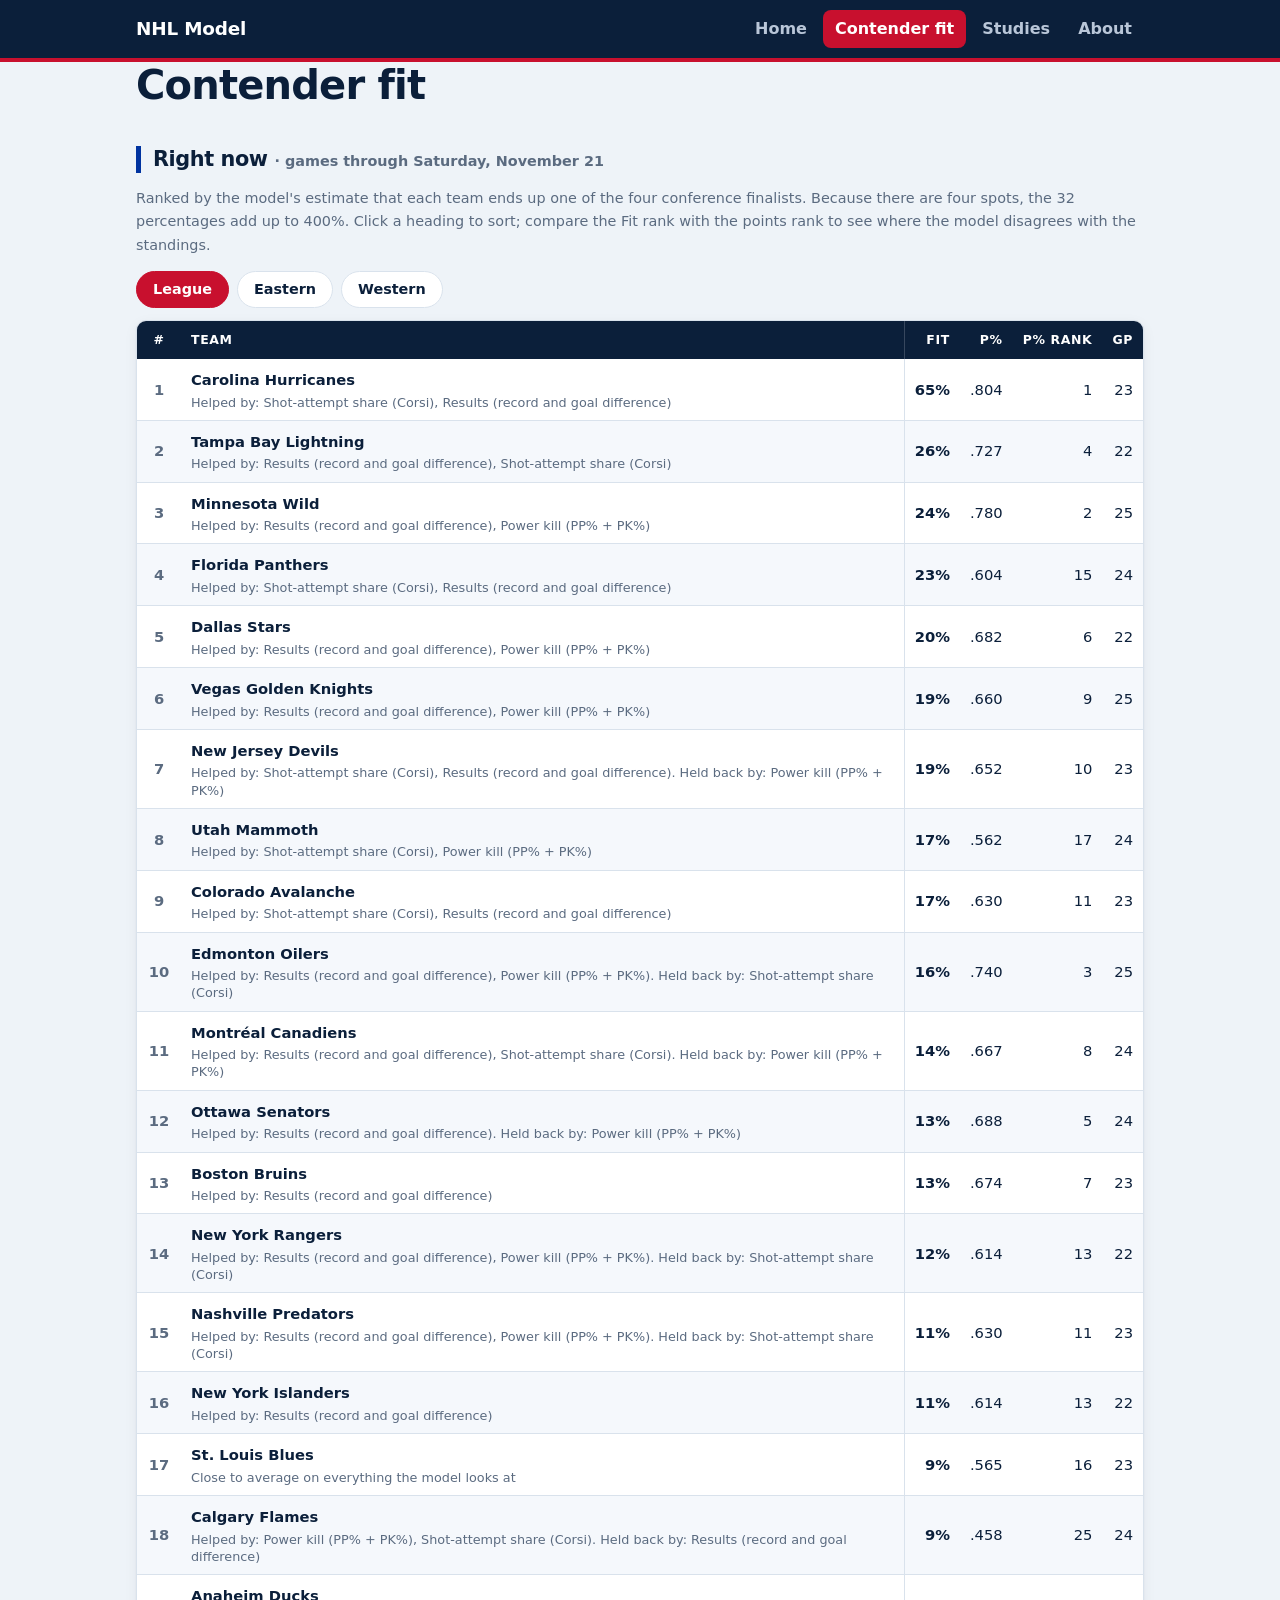
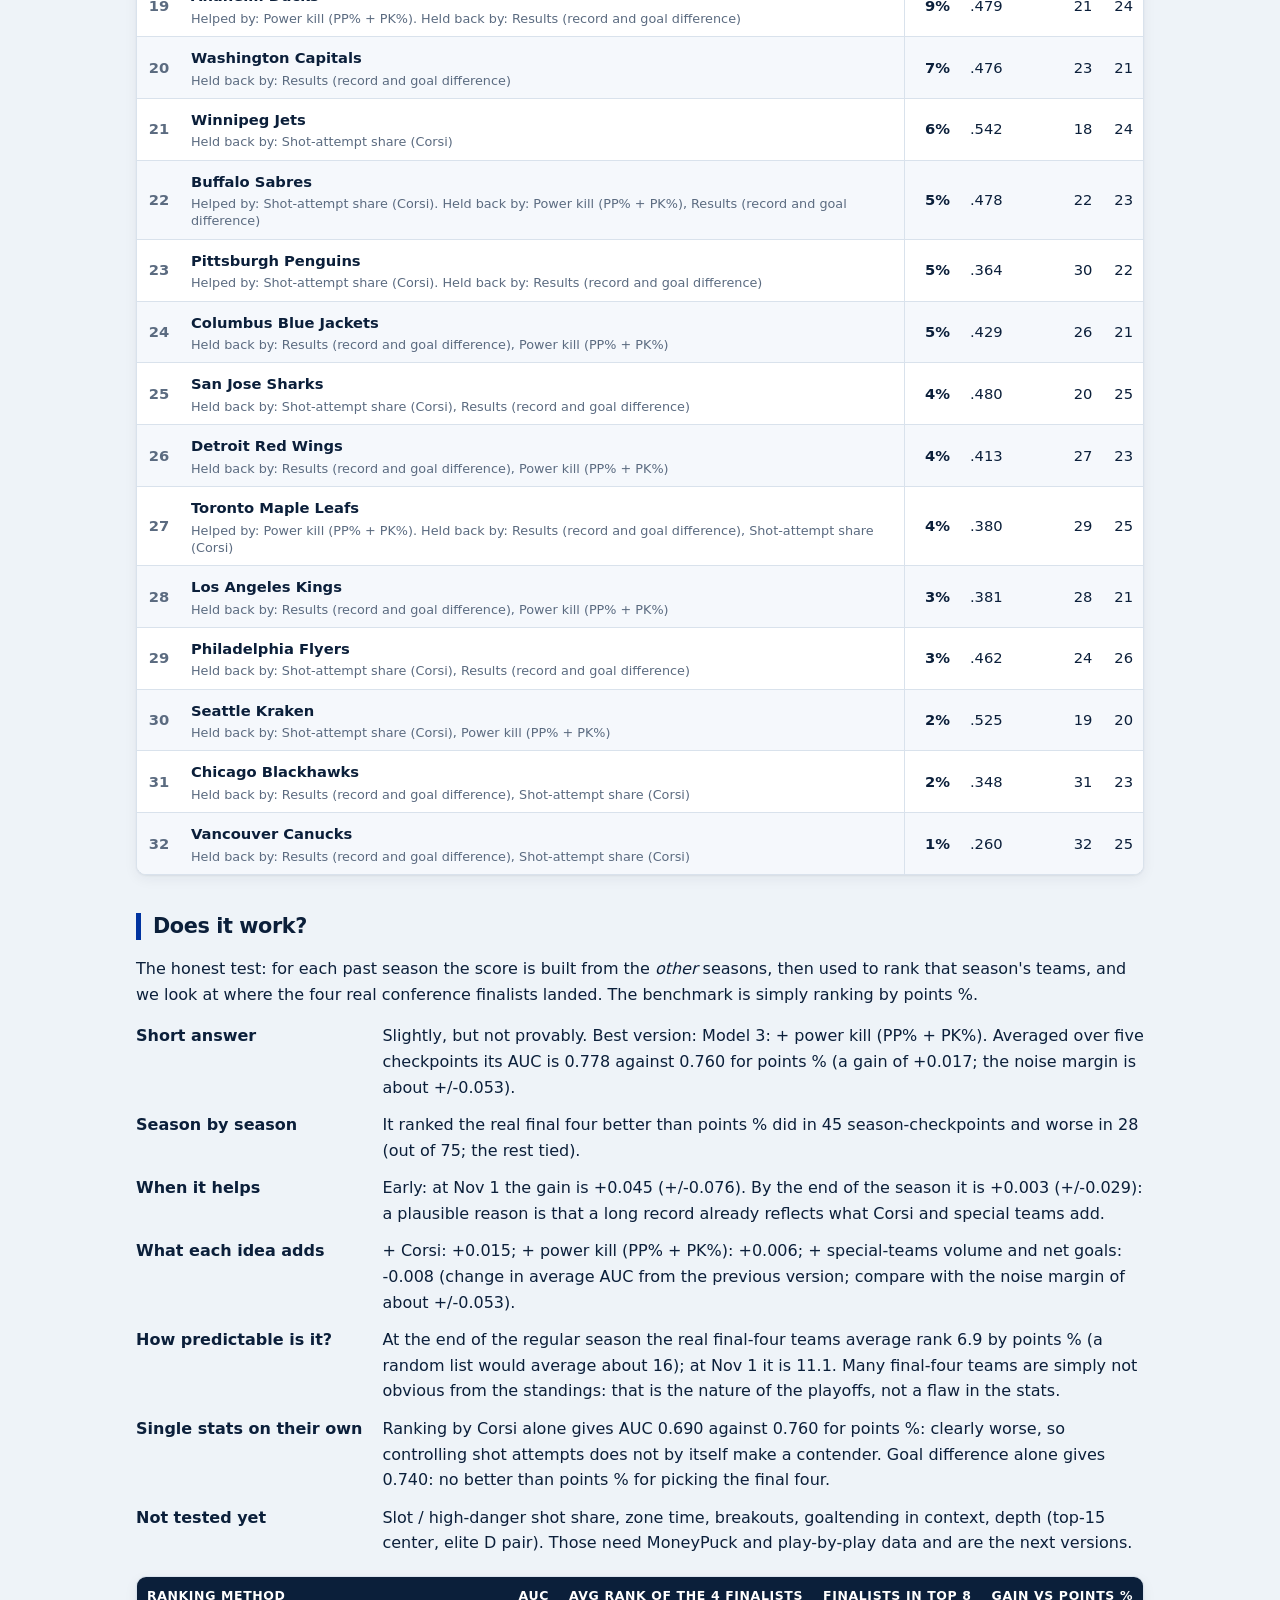
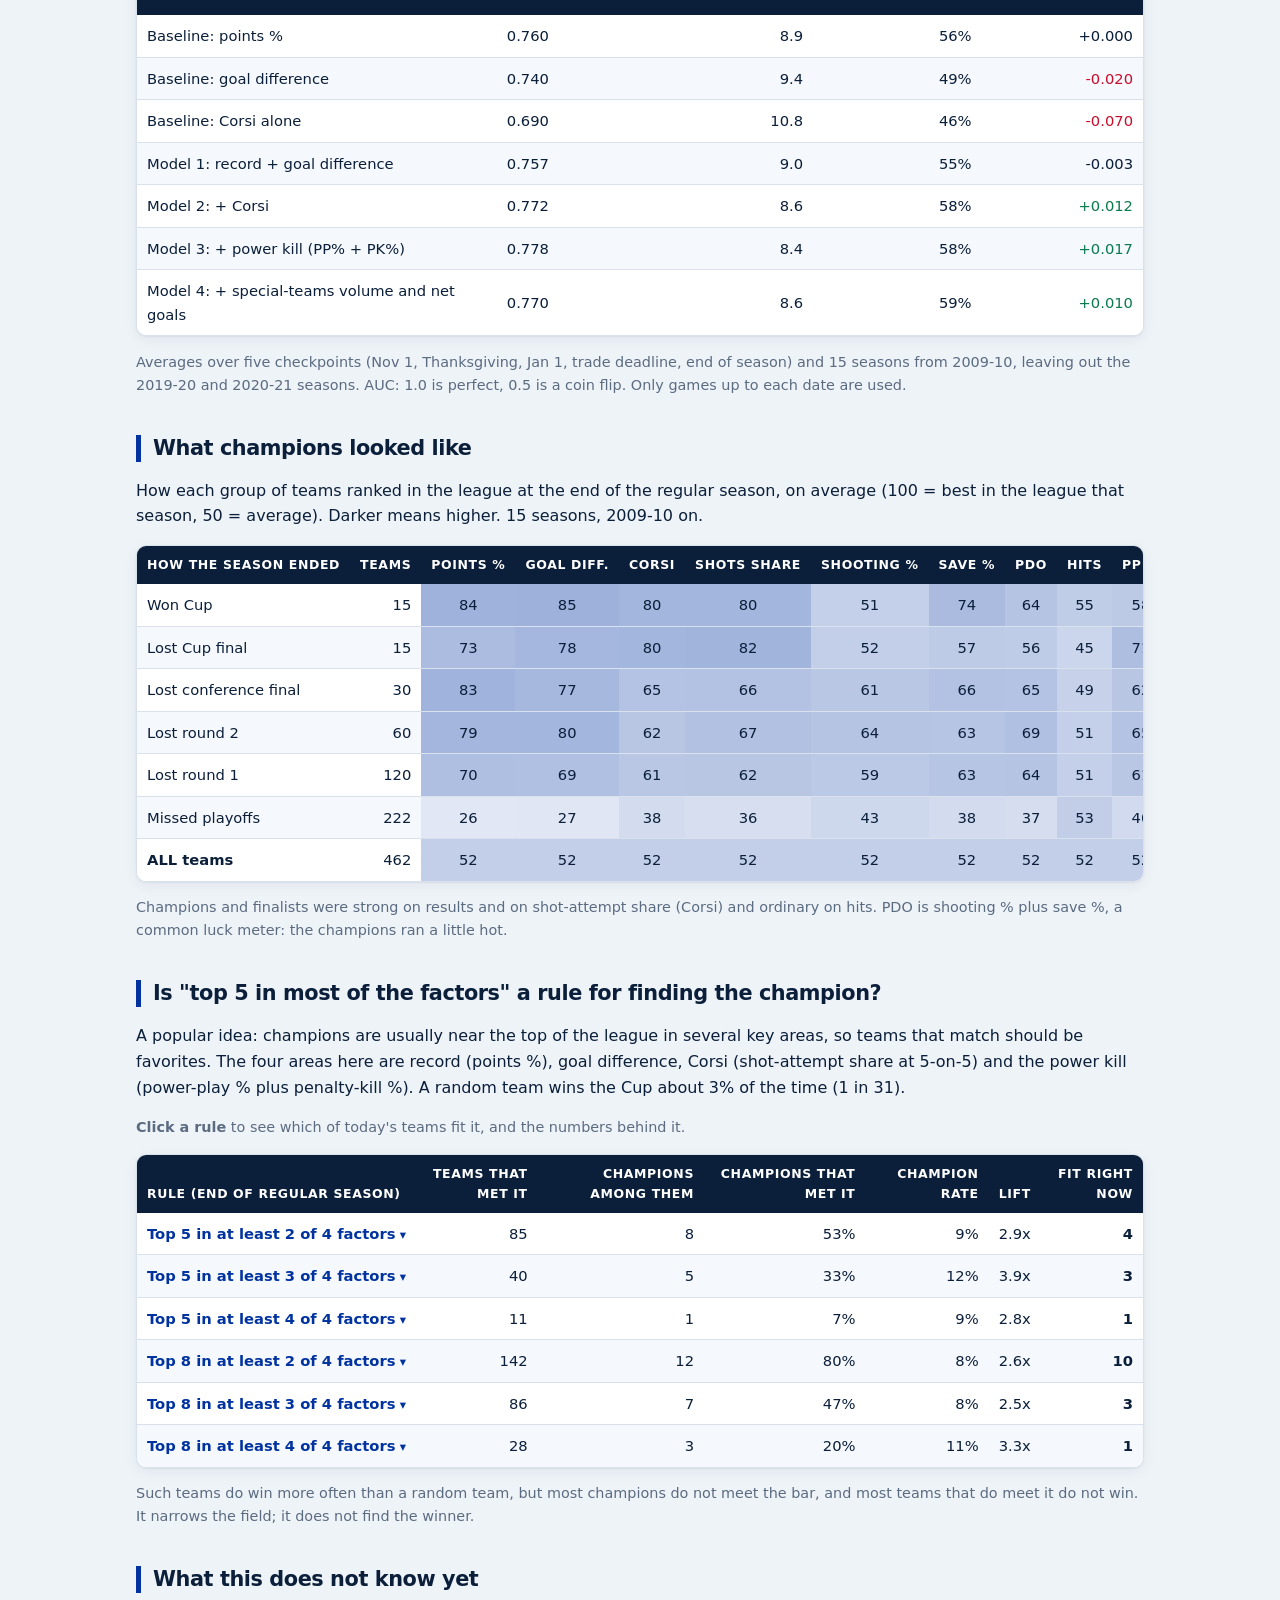
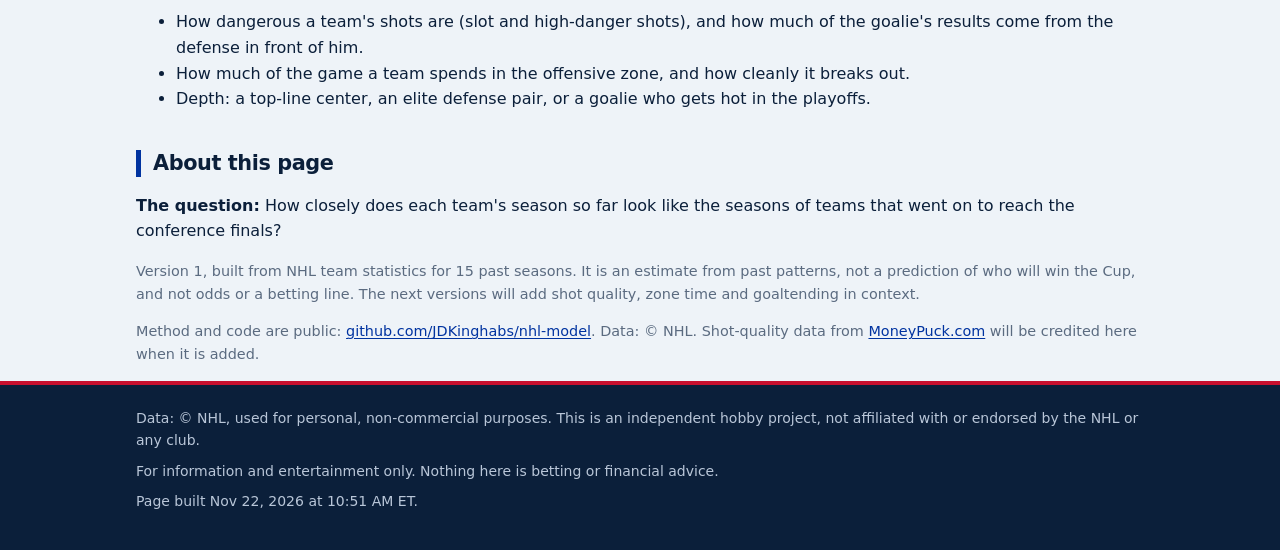
<file: docs/contender-fit.html>
<!doctype html>
<html lang="en">
<head>
<meta charset="utf-8">
<meta name="viewport" content="width=device-width, initial-scale=1">
<meta name="theme-color" content="#0b1f3a">
<meta name="color-scheme" content="light">
<title>Contender fit - NHL Model</title>
<meta name="description" content="Independent hockey analytics: who is really good, who is likely to miss the playoffs, and how teams change over a season.">
<link rel="icon" href="data:image/svg+xml,<svg xmlns='http://www.w3.org/2000/svg' viewBox='0 0 100 100'><text y='.9em' font-size='90'>🏒</text></svg>">
<link rel="stylesheet" href="style.css?v=4a2cc280">
</head>
<body>
<header class="site-header">
  <div class="wrap">
    <a class="brand" href="index.html">NHL Model</a>
    <nav><a href="index.html">Home</a><a href="contender-fit.html" aria-current="page">Contender fit</a><a href="studies.html">Studies</a><a href="about.html">About</a></nav>
  </div>
</header>
<main class="wrap">

<h1>Contender fit</h1>

<h2>Right now <span class="note">&middot; games through Saturday, November 21</span></h2>
<p class="note">Ranked by the model's estimate that each team ends up one of the four conference finalists. Because there are four
spots, the 32 percentages add up to 400%. Click a heading to sort; compare the Fit rank with the points rank to see where
the model disagrees with the standings.</p>
<div class="chips" data-filter-group="fit-table" role="group" aria-label="Filter teams">
  <button type="button" data-filter="all" aria-pressed="true">League</button>
  <button type="button" data-filter="Eastern" aria-pressed="false">Eastern</button>
  <button type="button" data-filter="Western" aria-pressed="false">Western</button>
</div>
<div class="table-wrap">
<table class="sortable ranked" id="fit-table">
<thead><tr><th class="" data-sort="num" data-first="ascending" title="Fit rank: where the team ranks on contender fit" scope="col"><button type="button">#</button></th><th class="left" data-sort="text" data-first="ascending" title="Team, with the main reasons for its rating" scope="col"><button type="button">Team</button></th><th class="" data-sort="num" title="The model&#x27;s estimate that the team ends up one of the four conference finalists" scope="col"><button type="button">Fit</button></th><th class="" data-sort="num" title="Points percentage" scope="col"><button type="button">P%</button></th><th class="" data-sort="num" data-first="ascending" title="Rank in the league by points percentage, for comparison" scope="col"><button type="button">P% rank</button></th><th class="" data-sort="num" title="Games played" scope="col"><button type="button">GP</button></th></tr></thead>
<tbody>
<tr data-conf="Eastern"><td data-v="1">1</td><td class="who left" data-v="Carolina Hurricanes"><strong>Carolina Hurricanes</strong><span class="why">Helped by: Shot-attempt share (Corsi), Results (record and goal difference)</span></td><td class="pts" data-v="65.1">65%</td><td data-v="0.804">.804</td><td data-v="1">1</td><td data-v="23">23</td></tr>
<tr data-conf="Eastern"><td data-v="2">2</td><td class="who left" data-v="Tampa Bay Lightning"><strong>Tampa Bay Lightning</strong><span class="why">Helped by: Results (record and goal difference), Shot-attempt share (Corsi)</span></td><td class="pts" data-v="25.8">26%</td><td data-v="0.727">.727</td><td data-v="4">4</td><td data-v="22">22</td></tr>
<tr data-conf="Western"><td data-v="3">3</td><td class="who left" data-v="Minnesota Wild"><strong>Minnesota Wild</strong><span class="why">Helped by: Results (record and goal difference), Power kill (PP% + PK%)</span></td><td class="pts" data-v="23.5">24%</td><td data-v="0.78">.780</td><td data-v="2">2</td><td data-v="25">25</td></tr>
<tr data-conf="Eastern"><td data-v="4">4</td><td class="who left" data-v="Florida Panthers"><strong>Florida Panthers</strong><span class="why">Helped by: Shot-attempt share (Corsi), Results (record and goal difference)</span></td><td class="pts" data-v="22.6">23%</td><td data-v="0.604">.604</td><td data-v="15">15</td><td data-v="24">24</td></tr>
<tr data-conf="Western"><td data-v="5">5</td><td class="who left" data-v="Dallas Stars"><strong>Dallas Stars</strong><span class="why">Helped by: Results (record and goal difference), Power kill (PP% + PK%)</span></td><td class="pts" data-v="20.5">20%</td><td data-v="0.682">.682</td><td data-v="6">6</td><td data-v="22">22</td></tr>
<tr data-conf="Western"><td data-v="6">6</td><td class="who left" data-v="Vegas Golden Knights"><strong>Vegas Golden Knights</strong><span class="why">Helped by: Results (record and goal difference), Power kill (PP% + PK%)</span></td><td class="pts" data-v="19.3">19%</td><td data-v="0.66">.660</td><td data-v="9">9</td><td data-v="25">25</td></tr>
<tr data-conf="Eastern"><td data-v="7">7</td><td class="who left" data-v="New Jersey Devils"><strong>New Jersey Devils</strong><span class="why">Helped by: Shot-attempt share (Corsi), Results (record and goal difference). Held back by: Power kill (PP% + PK%)</span></td><td class="pts" data-v="19.3">19%</td><td data-v="0.652">.652</td><td data-v="10">10</td><td data-v="23">23</td></tr>
<tr data-conf="Western"><td data-v="8">8</td><td class="who left" data-v="Utah Mammoth"><strong>Utah Mammoth</strong><span class="why">Helped by: Shot-attempt share (Corsi), Power kill (PP% + PK%)</span></td><td class="pts" data-v="17.3">17%</td><td data-v="0.562">.562</td><td data-v="17">17</td><td data-v="24">24</td></tr>
<tr data-conf="Western"><td data-v="9">9</td><td class="who left" data-v="Colorado Avalanche"><strong>Colorado Avalanche</strong><span class="why">Helped by: Shot-attempt share (Corsi), Results (record and goal difference)</span></td><td class="pts" data-v="17.0">17%</td><td data-v="0.63">.630</td><td data-v="11">11</td><td data-v="23">23</td></tr>
<tr data-conf="Western"><td data-v="10">10</td><td class="who left" data-v="Edmonton Oilers"><strong>Edmonton Oilers</strong><span class="why">Helped by: Results (record and goal difference), Power kill (PP% + PK%). Held back by: Shot-attempt share (Corsi)</span></td><td class="pts" data-v="16.5">16%</td><td data-v="0.74">.740</td><td data-v="3">3</td><td data-v="25">25</td></tr>
<tr data-conf="Eastern"><td data-v="11">11</td><td class="who left" data-v="Montréal Canadiens"><strong>Montréal Canadiens</strong><span class="why">Helped by: Results (record and goal difference), Shot-attempt share (Corsi). Held back by: Power kill (PP% + PK%)</span></td><td class="pts" data-v="14.5">14%</td><td data-v="0.667">.667</td><td data-v="8">8</td><td data-v="24">24</td></tr>
<tr data-conf="Eastern"><td data-v="12">12</td><td class="who left" data-v="Ottawa Senators"><strong>Ottawa Senators</strong><span class="why">Helped by: Results (record and goal difference). Held back by: Power kill (PP% + PK%)</span></td><td class="pts" data-v="13.4">13%</td><td data-v="0.688">.688</td><td data-v="5">5</td><td data-v="24">24</td></tr>
<tr data-conf="Eastern"><td data-v="13">13</td><td class="who left" data-v="Boston Bruins"><strong>Boston Bruins</strong><span class="why">Helped by: Results (record and goal difference)</span></td><td class="pts" data-v="13.4">13%</td><td data-v="0.674">.674</td><td data-v="7">7</td><td data-v="23">23</td></tr>
<tr data-conf="Eastern"><td data-v="14">14</td><td class="who left" data-v="New York Rangers"><strong>New York Rangers</strong><span class="why">Helped by: Results (record and goal difference), Power kill (PP% + PK%). Held back by: Shot-attempt share (Corsi)</span></td><td class="pts" data-v="11.5">12%</td><td data-v="0.614">.614</td><td data-v="13">13</td><td data-v="22">22</td></tr>
<tr data-conf="Western"><td data-v="15">15</td><td class="who left" data-v="Nashville Predators"><strong>Nashville Predators</strong><span class="why">Helped by: Results (record and goal difference), Power kill (PP% + PK%). Held back by: Shot-attempt share (Corsi)</span></td><td class="pts" data-v="11.3">11%</td><td data-v="0.63">.630</td><td data-v="11">11</td><td data-v="23">23</td></tr>
<tr data-conf="Eastern"><td data-v="16">16</td><td class="who left" data-v="New York Islanders"><strong>New York Islanders</strong><span class="why">Helped by: Results (record and goal difference)</span></td><td class="pts" data-v="11.1">11%</td><td data-v="0.614">.614</td><td data-v="13">13</td><td data-v="22">22</td></tr>
<tr data-conf="Western"><td data-v="17">17</td><td class="who left" data-v="St. Louis Blues"><strong>St. Louis Blues</strong><span class="why">Close to average on everything the model looks at</span></td><td class="pts" data-v="9.4">9%</td><td data-v="0.565">.565</td><td data-v="16">16</td><td data-v="23">23</td></tr>
<tr data-conf="Western"><td data-v="18">18</td><td class="who left" data-v="Calgary Flames"><strong>Calgary Flames</strong><span class="why">Helped by: Power kill (PP% + PK%), Shot-attempt share (Corsi). Held back by: Results (record and goal difference)</span></td><td class="pts" data-v="9.2">9%</td><td data-v="0.458">.458</td><td data-v="25">25</td><td data-v="24">24</td></tr>
<tr data-conf="Western"><td data-v="19">19</td><td class="who left" data-v="Anaheim Ducks"><strong>Anaheim Ducks</strong><span class="why">Helped by: Power kill (PP% + PK%). Held back by: Results (record and goal difference)</span></td><td class="pts" data-v="9.0">9%</td><td data-v="0.479">.479</td><td data-v="21">21</td><td data-v="24">24</td></tr>
<tr data-conf="Eastern"><td data-v="20">20</td><td class="who left" data-v="Washington Capitals"><strong>Washington Capitals</strong><span class="why">Held back by: Results (record and goal difference)</span></td><td class="pts" data-v="6.8">7%</td><td data-v="0.476">.476</td><td data-v="23">23</td><td data-v="21">21</td></tr>
<tr data-conf="Western"><td data-v="21">21</td><td class="who left" data-v="Winnipeg Jets"><strong>Winnipeg Jets</strong><span class="why">Held back by: Shot-attempt share (Corsi)</span></td><td class="pts" data-v="6.0">6%</td><td data-v="0.542">.542</td><td data-v="18">18</td><td data-v="24">24</td></tr>
<tr data-conf="Eastern"><td data-v="22">22</td><td class="who left" data-v="Buffalo Sabres"><strong>Buffalo Sabres</strong><span class="why">Helped by: Shot-attempt share (Corsi). Held back by: Power kill (PP% + PK%), Results (record and goal difference)</span></td><td class="pts" data-v="5.4">5%</td><td data-v="0.478">.478</td><td data-v="22">22</td><td data-v="23">23</td></tr>
<tr data-conf="Eastern"><td data-v="23">23</td><td class="who left" data-v="Pittsburgh Penguins"><strong>Pittsburgh Penguins</strong><span class="why">Helped by: Shot-attempt share (Corsi). Held back by: Results (record and goal difference)</span></td><td class="pts" data-v="5.1">5%</td><td data-v="0.364">.364</td><td data-v="30">30</td><td data-v="22">22</td></tr>
<tr data-conf="Eastern"><td data-v="24">24</td><td class="who left" data-v="Columbus Blue Jackets"><strong>Columbus Blue Jackets</strong><span class="why">Held back by: Results (record and goal difference), Power kill (PP% + PK%)</span></td><td class="pts" data-v="4.7">5%</td><td data-v="0.429">.429</td><td data-v="26">26</td><td data-v="21">21</td></tr>
<tr data-conf="Western"><td data-v="25">25</td><td class="who left" data-v="San Jose Sharks"><strong>San Jose Sharks</strong><span class="why">Held back by: Shot-attempt share (Corsi), Results (record and goal difference)</span></td><td class="pts" data-v="4.1">4%</td><td data-v="0.48">.480</td><td data-v="20">20</td><td data-v="25">25</td></tr>
<tr data-conf="Eastern"><td data-v="26">26</td><td class="who left" data-v="Detroit Red Wings"><strong>Detroit Red Wings</strong><span class="why">Held back by: Results (record and goal difference), Power kill (PP% + PK%)</span></td><td class="pts" data-v="4.0">4%</td><td data-v="0.413">.413</td><td data-v="27">27</td><td data-v="23">23</td></tr>
<tr data-conf="Eastern"><td data-v="27">27</td><td class="who left" data-v="Toronto Maple Leafs"><strong>Toronto Maple Leafs</strong><span class="why">Helped by: Power kill (PP% + PK%). Held back by: Results (record and goal difference), Shot-attempt share (Corsi)</span></td><td class="pts" data-v="3.7">4%</td><td data-v="0.38">.380</td><td data-v="29">29</td><td data-v="25">25</td></tr>
<tr data-conf="Western"><td data-v="28">28</td><td class="who left" data-v="Los Angeles Kings"><strong>Los Angeles Kings</strong><span class="why">Held back by: Results (record and goal difference), Power kill (PP% + PK%)</span></td><td class="pts" data-v="3.1">3%</td><td data-v="0.381">.381</td><td data-v="28">28</td><td data-v="21">21</td></tr>
<tr data-conf="Eastern"><td data-v="29">29</td><td class="who left" data-v="Philadelphia Flyers"><strong>Philadelphia Flyers</strong><span class="why">Held back by: Shot-attempt share (Corsi), Results (record and goal difference)</span></td><td class="pts" data-v="3.0">3%</td><td data-v="0.462">.462</td><td data-v="24">24</td><td data-v="26">26</td></tr>
<tr data-conf="Western"><td data-v="30">30</td><td class="who left" data-v="Seattle Kraken"><strong>Seattle Kraken</strong><span class="why">Held back by: Shot-attempt share (Corsi), Power kill (PP% + PK%)</span></td><td class="pts" data-v="2.2">2%</td><td data-v="0.525">.525</td><td data-v="19">19</td><td data-v="20">20</td></tr>
<tr data-conf="Western"><td data-v="31">31</td><td class="who left" data-v="Chicago Blackhawks"><strong>Chicago Blackhawks</strong><span class="why">Held back by: Results (record and goal difference), Shot-attempt share (Corsi)</span></td><td class="pts" data-v="1.6">2%</td><td data-v="0.348">.348</td><td data-v="31">31</td><td data-v="23">23</td></tr>
<tr data-conf="Western"><td data-v="32">32</td><td class="who left" data-v="Vancouver Canucks"><strong>Vancouver Canucks</strong><span class="why">Held back by: Results (record and goal difference), Shot-attempt share (Corsi)</span></td><td class="pts" data-v="0.7">1%</td><td data-v="0.26">.260</td><td data-v="32">32</td><td data-v="25">25</td></tr>
</tbody>
</table>
</div>

<h2>Does it work?</h2>
<p>The honest test: for each past season the score is built from the <em>other</em> seasons, then used to rank that
season's teams, and we look at where the four real conference finalists landed. The benchmark is simply ranking by points %.</p>
<dl class="verdict"><dt>Short answer</dt><dd>Slightly, but not provably. Best version: Model 3: + power kill (PP% + PK%). Averaged over five checkpoints its AUC is 0.778 against 0.760 for points % (a gain of +0.017; the noise margin is about +/-0.053).</dd><dt>Season by season</dt><dd>It ranked the real final four better than points % did in 45 season-checkpoints and worse in 28 (out of 75; the rest tied).</dd><dt>When it helps</dt><dd>Early: at Nov 1 the gain is +0.045 (+/-0.076). By the end of the season it is +0.003 (+/-0.029): a plausible reason is that a long record already reflects what Corsi and special teams add.</dd><dt>What each idea adds</dt><dd>+ Corsi: +0.015; + power kill (PP% + PK%): +0.006; + special-teams volume and net goals: -0.008 (change in average AUC from the previous version; compare with the noise margin of about +/-0.053).</dd><dt>How predictable is it?</dt><dd>At the end of the regular season the real final-four teams average rank 6.9 by points % (a random list would average about 16); at Nov 1 it is 11.1. Many final-four teams are simply not obvious from the standings: that is the nature of the playoffs, not a flaw in the stats.</dd><dt>Single stats on their own</dt><dd>Ranking by Corsi alone gives AUC 0.690 against 0.760 for points %: clearly worse, so controlling shot attempts does not by itself make a contender. Goal difference alone gives 0.740: no better than points % for picking the final four.</dd><dt>Not tested yet</dt><dd>Slot / high-danger shot share, zone time, breakouts, goaltending in context, depth (top-15 center, elite D pair). Those need MoneyPuck and play-by-play data and are the next versions.</dd></dl>
<div class="table-wrap">
<table>
<thead><tr><th class="left" scope="col">Ranking method</th><th scope="col" title="1.0 = every finalist ranked above every non-finalist; 0.5 = a coin flip">AUC</th>
<th scope="col" title="Lower is better; a random list averages about 16">Avg rank of the 4 finalists</th>
<th scope="col">Finalists in top 8</th><th scope="col" title="Change in AUC against ranking by points %">Gain vs points %</th></tr></thead>
<tbody><tr><td class='who left'>Baseline: points %</td><td>0.760</td><td>8.9</td><td>56%</td><td class=''>+0.000</td></tr><tr><td class='who left'>Baseline: goal difference</td><td>0.740</td><td>9.4</td><td>49%</td><td class='neg'>-0.020</td></tr><tr><td class='who left'>Baseline: Corsi alone</td><td>0.690</td><td>10.8</td><td>46%</td><td class='neg'>-0.070</td></tr><tr><td class='who left'>Model 1: record + goal difference</td><td>0.757</td><td>9.0</td><td>55%</td><td class=''>-0.003</td></tr><tr><td class='who left'>Model 2: + Corsi</td><td>0.772</td><td>8.6</td><td>58%</td><td class='pos'>+0.012</td></tr><tr><td class='who left'>Model 3: + power kill (PP% + PK%)</td><td>0.778</td><td>8.4</td><td>58%</td><td class='pos'>+0.017</td></tr><tr><td class='who left'>Model 4: + special-teams volume and net goals</td><td>0.770</td><td>8.6</td><td>59%</td><td class='pos'>+0.010</td></tr></tbody>
</table>
</div>
<p class="note">Averages over five checkpoints (Nov 1, Thanksgiving, Jan 1, trade deadline, end of season) and 15 seasons from 2009-10,
leaving out the 2019-20 and 2020-21 seasons. AUC: 1.0 is perfect, 0.5 is a coin flip. Only games up to each date are used.</p>

<h2>What champions looked like</h2>
<p>How each group of teams ranked in the league at the end of the regular season, on average (100 = best in the league that
season, 50 = average). Darker means higher. 15 seasons, 2009-10 on.</p>
<div class="table-wrap">
<table>
<thead><tr><th class="left" scope="col">How the season ended</th><th scope="col">Teams</th><th scope="col">Points %</th><th scope="col">Goal diff.</th><th scope="col">Corsi</th><th scope="col">Shots share</th><th scope="col">Shooting %</th><th scope="col">Save %</th><th scope="col">PDO</th><th scope="col">Hits</th><th scope="col">PP %</th><th scope="col">PK %</th></tr></thead>
<tbody><tr><td class='left'>Won Cup</td><td>15</td><td class="heat" style="--p:84">84</td><td class="heat" style="--p:85">85</td><td class="heat" style="--p:80">80</td><td class="heat" style="--p:80">80</td><td class="heat" style="--p:51">51</td><td class="heat" style="--p:74">74</td><td class="heat" style="--p:64">64</td><td class="heat" style="--p:55">55</td><td class="heat" style="--p:58">58</td><td class="heat" style="--p:69">69</td></tr><tr><td class='left'>Lost Cup final</td><td>15</td><td class="heat" style="--p:73">73</td><td class="heat" style="--p:78">78</td><td class="heat" style="--p:80">80</td><td class="heat" style="--p:82">82</td><td class="heat" style="--p:52">52</td><td class="heat" style="--p:57">57</td><td class="heat" style="--p:56">56</td><td class="heat" style="--p:45">45</td><td class="heat" style="--p:71">71</td><td class="heat" style="--p:68">68</td></tr><tr><td class='left'>Lost conference final</td><td>30</td><td class="heat" style="--p:83">83</td><td class="heat" style="--p:77">77</td><td class="heat" style="--p:65">65</td><td class="heat" style="--p:66">66</td><td class="heat" style="--p:61">61</td><td class="heat" style="--p:66">66</td><td class="heat" style="--p:65">65</td><td class="heat" style="--p:49">49</td><td class="heat" style="--p:62">62</td><td class="heat" style="--p:70">70</td></tr><tr><td class='left'>Lost round 2</td><td>60</td><td class="heat" style="--p:79">79</td><td class="heat" style="--p:80">80</td><td class="heat" style="--p:62">62</td><td class="heat" style="--p:67">67</td><td class="heat" style="--p:64">64</td><td class="heat" style="--p:63">63</td><td class="heat" style="--p:69">69</td><td class="heat" style="--p:51">51</td><td class="heat" style="--p:65">65</td><td class="heat" style="--p:67">67</td></tr><tr><td class='left'>Lost round 1</td><td>120</td><td class="heat" style="--p:70">70</td><td class="heat" style="--p:69">69</td><td class="heat" style="--p:61">61</td><td class="heat" style="--p:62">62</td><td class="heat" style="--p:59">59</td><td class="heat" style="--p:63">63</td><td class="heat" style="--p:64">64</td><td class="heat" style="--p:51">51</td><td class="heat" style="--p:61">61</td><td class="heat" style="--p:55">55</td></tr><tr><td class='left'>Missed playoffs</td><td>222</td><td class="heat" style="--p:26">26</td><td class="heat" style="--p:27">27</td><td class="heat" style="--p:38">38</td><td class="heat" style="--p:36">36</td><td class="heat" style="--p:43">43</td><td class="heat" style="--p:38">38</td><td class="heat" style="--p:37">37</td><td class="heat" style="--p:53">53</td><td class="heat" style="--p:40">40</td><td class="heat" style="--p:41">41</td></tr><tr><td class='left' style='font-weight:700'>ALL teams</td><td>462</td><td class="heat" style="--p:52">52</td><td class="heat" style="--p:52">52</td><td class="heat" style="--p:52">52</td><td class="heat" style="--p:52">52</td><td class="heat" style="--p:52">52</td><td class="heat" style="--p:52">52</td><td class="heat" style="--p:52">52</td><td class="heat" style="--p:52">52</td><td class="heat" style="--p:52">52</td><td class="heat" style="--p:52">52</td></tr></tbody>
</table>
</div>
<p class="note">Champions and finalists were strong on results and on shot-attempt share (Corsi) and ordinary on hits.
PDO is shooting % plus save %, a common luck meter: the champions ran a little hot.</p>

<h2>Is "top 5 in most of the factors" a rule for finding the champion?</h2>
<p>A popular idea: champions are usually near the top of the league in several key areas, so teams that match should be
favorites. The four areas here are record (points %), goal difference, Corsi (shot-attempt share at 5-on-5) and the power kill
(power-play % plus penalty-kill %). A random team wins the Cup about 3% of the time (1 in 31).</p>
<p class="note"><strong>Click a rule</strong> to see which of today's teams fit it, and the numbers behind it.</p>
<div class="table-wrap">
<table class="rules">
<thead><tr><th class="left" scope="col">Rule (end of regular season)</th><th scope="col">Teams that met it</th>
<th scope="col">Champions among them</th><th scope="col" title="How many of the 15 champions met the rule">Champions that met it</th>
<th scope="col" title="Champions divided by teams that met the rule">Champion rate</th><th scope="col" title="Champion rate divided by the 3% base rate">Lift</th>
<th scope="col" title="How many of today's teams fit the rule (games through Saturday, November 21)">Fit right now</th></tr></thead>
<tbody><tr class='rule-row'><td class='who left'><button type='button' class='rule-toggle' aria-expanded='false' aria-controls='rule-panel-0' data-panel='rule-panel-0'>Top 5 in at least 2 of 4 factors</button></td><td>85</td><td>8</td><td>53%</td><td>9%</td><td>2.9x</td><td class='pts' data-v='4'>4</td></tr><tr class='rule-row'><td class='who left'><button type='button' class='rule-toggle' aria-expanded='false' aria-controls='rule-panel-1' data-panel='rule-panel-1'>Top 5 in at least 3 of 4 factors</button></td><td>40</td><td>5</td><td>33%</td><td>12%</td><td>3.9x</td><td class='pts' data-v='3'>3</td></tr><tr class='rule-row'><td class='who left'><button type='button' class='rule-toggle' aria-expanded='false' aria-controls='rule-panel-2' data-panel='rule-panel-2'>Top 5 in at least 4 of 4 factors</button></td><td>11</td><td>1</td><td>7%</td><td>9%</td><td>2.8x</td><td class='pts' data-v='1'>1</td></tr><tr class='rule-row'><td class='who left'><button type='button' class='rule-toggle' aria-expanded='false' aria-controls='rule-panel-3' data-panel='rule-panel-3'>Top 8 in at least 2 of 4 factors</button></td><td>142</td><td>12</td><td>80%</td><td>8%</td><td>2.6x</td><td class='pts' data-v='10'>10</td></tr><tr class='rule-row'><td class='who left'><button type='button' class='rule-toggle' aria-expanded='false' aria-controls='rule-panel-4' data-panel='rule-panel-4'>Top 8 in at least 3 of 4 factors</button></td><td>86</td><td>7</td><td>47%</td><td>8%</td><td>2.5x</td><td class='pts' data-v='3'>3</td></tr><tr class='rule-row'><td class='who left'><button type='button' class='rule-toggle' aria-expanded='false' aria-controls='rule-panel-5' data-panel='rule-panel-5'>Top 8 in at least 4 of 4 factors</button></td><td>28</td><td>3</td><td>20%</td><td>11%</td><td>3.3x</td><td class='pts' data-v='1'>1</td></tr></tbody>
</table>
</div>
<div class="rule-panels" aria-live="polite"><div class='rule-panel' id='rule-panel-0'><h3>Teams that fit &ldquo;Top 5 in at least 2 of 4 factors&rdquo; right now</h3><p class='note'>Ranks are among all 32 teams, games through Saturday, November 21. A highlighted number means the team is in the top 5 of the league on that factor. Early in a season ranks move a lot.</p><p><strong>4 teams fit this rule right now:</strong></p><div class="table-wrap"><table><thead><tr><th class="left" scope="col">Team</th><th scope="col">Record</th><th scope="col">Goal difference</th><th scope="col">Corsi (5v5)</th><th scope="col">Power kill</th><th scope="col">Factors in the top 5</th></tr></thead><tbody><tr><td class="who left"><strong>Carolina Hurricanes</strong></td><td class="hit">.804 <span class="rk">#1</span></td><td class="hit">+1.87 / game <span class="rk">#1</span></td><td class="hit">60.2% <span class="rk">#1</span></td><td class="hit">PP 26.2% / PK 84.3% <span class="rk">#4</span></td><td>4 of 4</td></tr><tr><td class="who left"><strong>Edmonton Oilers</strong></td><td class="hit">.740 <span class="rk">#3</span></td><td class="hit">+1.04 / game <span class="rk">#3</span></td><td class="">46.1% <span class="rk">#28</span></td><td class="hit">PP 34.1% / PK 77.4% <span class="rk">#1</span></td><td>3 of 4</td></tr><tr><td class="who left"><strong>Tampa Bay Lightning</strong></td><td class="hit">.727 <span class="rk">#4</span></td><td class="hit">+0.95 / game <span class="rk">#5</span></td><td class="hit">54.0% <span class="rk">#4</span></td><td class="">PP 21.1% / PK 73.7% <span class="rk">#22</span></td><td>3 of 4</td></tr><tr><td class="who left"><strong>Minnesota Wild</strong></td><td class="hit">.780 <span class="rk">#2</span></td><td class="hit">+1.40 / game <span class="rk">#2</span></td><td class="">49.7% <span class="rk">#21</span></td><td class="">PP 25.6% / PK 79.7% <span class="rk">#12</span></td><td>2 of 4</td></tr></tbody></table></div><p class='note'>One factor short: Ottawa Senators (top 5 in: record); Dallas Stars (top 5 in: power kill); New Jersey Devils (top 5 in: Corsi); Colorado Avalanche (top 5 in: goal difference); Nashville Predators (top 5 in: power kill); Florida Panthers (top 5 in: Corsi); Utah Mammoth (top 5 in: Corsi); Anaheim Ducks (top 5 in: power kill).</p></div><div class='rule-panel' id='rule-panel-1'><h3>Teams that fit &ldquo;Top 5 in at least 3 of 4 factors&rdquo; right now</h3><p class='note'>Ranks are among all 32 teams, games through Saturday, November 21. A highlighted number means the team is in the top 5 of the league on that factor. Early in a season ranks move a lot.</p><p><strong>3 teams fit this rule right now:</strong></p><div class="table-wrap"><table><thead><tr><th class="left" scope="col">Team</th><th scope="col">Record</th><th scope="col">Goal difference</th><th scope="col">Corsi (5v5)</th><th scope="col">Power kill</th><th scope="col">Factors in the top 5</th></tr></thead><tbody><tr><td class="who left"><strong>Carolina Hurricanes</strong></td><td class="hit">.804 <span class="rk">#1</span></td><td class="hit">+1.87 / game <span class="rk">#1</span></td><td class="hit">60.2% <span class="rk">#1</span></td><td class="hit">PP 26.2% / PK 84.3% <span class="rk">#4</span></td><td>4 of 4</td></tr><tr><td class="who left"><strong>Edmonton Oilers</strong></td><td class="hit">.740 <span class="rk">#3</span></td><td class="hit">+1.04 / game <span class="rk">#3</span></td><td class="">46.1% <span class="rk">#28</span></td><td class="hit">PP 34.1% / PK 77.4% <span class="rk">#1</span></td><td>3 of 4</td></tr><tr><td class="who left"><strong>Tampa Bay Lightning</strong></td><td class="hit">.727 <span class="rk">#4</span></td><td class="hit">+0.95 / game <span class="rk">#5</span></td><td class="hit">54.0% <span class="rk">#4</span></td><td class="">PP 21.1% / PK 73.7% <span class="rk">#22</span></td><td>3 of 4</td></tr></tbody></table></div><p class='note'>One factor short: Minnesota Wild (top 5 in: record, goal difference).</p></div><div class='rule-panel' id='rule-panel-2'><h3>Teams that fit &ldquo;Top 5 in at least 4 of 4 factors&rdquo; right now</h3><p class='note'>Ranks are among all 32 teams, games through Saturday, November 21. A highlighted number means the team is in the top 5 of the league on that factor. Early in a season ranks move a lot.</p><p><strong>1 team fits this rule right now:</strong></p><div class="table-wrap"><table><thead><tr><th class="left" scope="col">Team</th><th scope="col">Record</th><th scope="col">Goal difference</th><th scope="col">Corsi (5v5)</th><th scope="col">Power kill</th><th scope="col">Factors in the top 5</th></tr></thead><tbody><tr><td class="who left"><strong>Carolina Hurricanes</strong></td><td class="hit">.804 <span class="rk">#1</span></td><td class="hit">+1.87 / game <span class="rk">#1</span></td><td class="hit">60.2% <span class="rk">#1</span></td><td class="hit">PP 26.2% / PK 84.3% <span class="rk">#4</span></td><td>4 of 4</td></tr></tbody></table></div><p class='note'>One factor short: Edmonton Oilers (top 5 in: record, goal difference, power kill); Tampa Bay Lightning (top 5 in: record, goal difference, Corsi).</p></div><div class='rule-panel' id='rule-panel-3'><h3>Teams that fit &ldquo;Top 8 in at least 2 of 4 factors&rdquo; right now</h3><p class='note'>Ranks are among all 32 teams, games through Saturday, November 21. A highlighted number means the team is in the top 8 of the league on that factor. Early in a season ranks move a lot.</p><p><strong>10 teams fit this rule right now:</strong></p><div class="table-wrap"><table><thead><tr><th class="left" scope="col">Team</th><th scope="col">Record</th><th scope="col">Goal difference</th><th scope="col">Corsi (5v5)</th><th scope="col">Power kill</th><th scope="col">Factors in the top 8</th></tr></thead><tbody><tr><td class="who left"><strong>Carolina Hurricanes</strong></td><td class="hit">.804 <span class="rk">#1</span></td><td class="hit">+1.87 / game <span class="rk">#1</span></td><td class="hit">60.2% <span class="rk">#1</span></td><td class="hit">PP 26.2% / PK 84.3% <span class="rk">#4</span></td><td>4 of 4</td></tr><tr><td class="who left"><strong>Edmonton Oilers</strong></td><td class="hit">.740 <span class="rk">#3</span></td><td class="hit">+1.04 / game <span class="rk">#3</span></td><td class="">46.1% <span class="rk">#28</span></td><td class="hit">PP 34.1% / PK 77.4% <span class="rk">#1</span></td><td>3 of 4</td></tr><tr><td class="who left"><strong>Tampa Bay Lightning</strong></td><td class="hit">.727 <span class="rk">#4</span></td><td class="hit">+0.95 / game <span class="rk">#5</span></td><td class="hit">54.0% <span class="rk">#4</span></td><td class="">PP 21.1% / PK 73.7% <span class="rk">#22</span></td><td>3 of 4</td></tr><tr><td class="who left"><strong>Minnesota Wild</strong></td><td class="hit">.780 <span class="rk">#2</span></td><td class="hit">+1.40 / game <span class="rk">#2</span></td><td class="">49.7% <span class="rk">#21</span></td><td class="">PP 25.6% / PK 79.7% <span class="rk">#12</span></td><td>2 of 4</td></tr><tr><td class="who left"><strong>Dallas Stars</strong></td><td class="hit">.682 <span class="rk">#6</span></td><td class="">+0.36 / game <span class="rk">#11</span></td><td class="">50.2% <span class="rk">#16</span></td><td class="hit">PP 22.6% / PK 88.5% <span class="rk">#5</span></td><td>2 of 4</td></tr><tr><td class="who left"><strong>Boston Bruins</strong></td><td class="hit">.674 <span class="rk">#7</span></td><td class="hit">+0.91 / game <span class="rk">#6</span></td><td class="">50.0% <span class="rk">#18</span></td><td class="">PP 19.4% / PK 79.5% <span class="rk">#17</span></td><td>2 of 4</td></tr><tr><td class="who left"><strong>Montréal Canadiens</strong></td><td class="hit">.667 <span class="rk">#8</span></td><td class="">+0.17 / game <span class="rk">#14</span></td><td class="hit">51.2% <span class="rk">#8</span></td><td class="">PP 14.3% / PK 80.5% <span class="rk">#25</span></td><td>2 of 4</td></tr><tr><td class="who left"><strong>Vegas Golden Knights</strong></td><td class="">.660 <span class="rk">#9</span></td><td class="hit">+0.44 / game <span class="rk">#8</span></td><td class="">51.0% <span class="rk">#11</span></td><td class="hit">PP 27.3% / PK 79.0% <span class="rk">#8</span></td><td>2 of 4</td></tr><tr><td class="who left"><strong>New Jersey Devils</strong></td><td class="">.652 <span class="rk">#10</span></td><td class="hit">+0.61 / game <span class="rk">#7</span></td><td class="hit">55.8% <span class="rk">#2</span></td><td class="">PP 20.0% / PK 64.2% <span class="rk">#32</span></td><td>2 of 4</td></tr><tr><td class="who left"><strong>Colorado Avalanche</strong></td><td class="">.630 <span class="rk">#11</span></td><td class="hit">+1.00 / game <span class="rk">#4</span></td><td class="hit">52.3% <span class="rk">#7</span></td><td class="">PP 23.1% / PK 81.7% <span class="rk">#13</span></td><td>2 of 4</td></tr></tbody></table></div><p class='note'>One factor short: Ottawa Senators (top 8 in: record); Nashville Predators (top 8 in: power kill); Florida Panthers (top 8 in: Corsi); Utah Mammoth (top 8 in: Corsi); Anaheim Ducks (top 8 in: power kill); Calgary Flames (top 8 in: power kill); Toronto Maple Leafs (top 8 in: power kill); Pittsburgh Penguins (top 8 in: Corsi).</p></div><div class='rule-panel' id='rule-panel-4'><h3>Teams that fit &ldquo;Top 8 in at least 3 of 4 factors&rdquo; right now</h3><p class='note'>Ranks are among all 32 teams, games through Saturday, November 21. A highlighted number means the team is in the top 8 of the league on that factor. Early in a season ranks move a lot.</p><p><strong>3 teams fit this rule right now:</strong></p><div class="table-wrap"><table><thead><tr><th class="left" scope="col">Team</th><th scope="col">Record</th><th scope="col">Goal difference</th><th scope="col">Corsi (5v5)</th><th scope="col">Power kill</th><th scope="col">Factors in the top 8</th></tr></thead><tbody><tr><td class="who left"><strong>Carolina Hurricanes</strong></td><td class="hit">.804 <span class="rk">#1</span></td><td class="hit">+1.87 / game <span class="rk">#1</span></td><td class="hit">60.2% <span class="rk">#1</span></td><td class="hit">PP 26.2% / PK 84.3% <span class="rk">#4</span></td><td>4 of 4</td></tr><tr><td class="who left"><strong>Edmonton Oilers</strong></td><td class="hit">.740 <span class="rk">#3</span></td><td class="hit">+1.04 / game <span class="rk">#3</span></td><td class="">46.1% <span class="rk">#28</span></td><td class="hit">PP 34.1% / PK 77.4% <span class="rk">#1</span></td><td>3 of 4</td></tr><tr><td class="who left"><strong>Tampa Bay Lightning</strong></td><td class="hit">.727 <span class="rk">#4</span></td><td class="hit">+0.95 / game <span class="rk">#5</span></td><td class="hit">54.0% <span class="rk">#4</span></td><td class="">PP 21.1% / PK 73.7% <span class="rk">#22</span></td><td>3 of 4</td></tr></tbody></table></div><p class='note'>One factor short: Minnesota Wild (top 8 in: record, goal difference); Dallas Stars (top 8 in: record, power kill); Boston Bruins (top 8 in: record, goal difference); Montréal Canadiens (top 8 in: record, Corsi); Vegas Golden Knights (top 8 in: goal difference, power kill); New Jersey Devils (top 8 in: goal difference, Corsi); Colorado Avalanche (top 8 in: goal difference, Corsi).</p></div><div class='rule-panel' id='rule-panel-5'><h3>Teams that fit &ldquo;Top 8 in at least 4 of 4 factors&rdquo; right now</h3><p class='note'>Ranks are among all 32 teams, games through Saturday, November 21. A highlighted number means the team is in the top 8 of the league on that factor. Early in a season ranks move a lot.</p><p><strong>1 team fits this rule right now:</strong></p><div class="table-wrap"><table><thead><tr><th class="left" scope="col">Team</th><th scope="col">Record</th><th scope="col">Goal difference</th><th scope="col">Corsi (5v5)</th><th scope="col">Power kill</th><th scope="col">Factors in the top 8</th></tr></thead><tbody><tr><td class="who left"><strong>Carolina Hurricanes</strong></td><td class="hit">.804 <span class="rk">#1</span></td><td class="hit">+1.87 / game <span class="rk">#1</span></td><td class="hit">60.2% <span class="rk">#1</span></td><td class="hit">PP 26.2% / PK 84.3% <span class="rk">#4</span></td><td>4 of 4</td></tr></tbody></table></div><p class='note'>One factor short: Edmonton Oilers (top 8 in: record, goal difference, power kill); Tampa Bay Lightning (top 8 in: record, goal difference, Corsi).</p></div></div>
<p class="note">Such teams do win more often than a random team, but most champions do not meet the bar, and most teams that
do meet it do not win. It narrows the field; it does not find the winner.</p>
<h2>What this does not know yet</h2>
<ul>
  <li>How dangerous a team's shots are (slot and high-danger shots), and how much of the goalie's results come from the defense in front of him.</li>
  <li>How much of the game a team spends in the offensive zone, and how cleanly it breaks out.</li>
  <li>Depth: a top-line center, an elite defense pair, or a goalie who gets hot in the playoffs.</li>
</ul>

<h2>About this page</h2>
<p><strong>The question:</strong> How closely does each team&#x27;s season so far look like the seasons of teams that went on to reach the conference finals?</p>
<p class="note">Version 1, built from NHL team statistics for 15 past seasons. It is an estimate from past patterns,
not a prediction of who will win the Cup, and not odds or a betting line. The next versions will add shot quality,
zone time and goaltending in context.</p>

<p class="note">Method and code are public: <a href="https://github.com/JDKinghabs/nhl-model">github.com/JDKinghabs/nhl-model</a>. Data: &copy; NHL.
Shot-quality data from <a href="https://moneypuck.com/data.htm">MoneyPuck.com</a> will be credited here when it is added.</p>

</main>
<footer class="site-footer">
  <div class="wrap">
    <p>Data: &copy; NHL, used for personal, non-commercial purposes. This is an independent hobby project, not affiliated with or endorsed by the NHL or any club.</p>
    <p>For information and entertainment only. Nothing here is betting or financial advice.</p>
    <p>Page built Nov 22, 2026 at 10:51 AM ET.</p>
  </div>
</footer>
<script src="site.js?v=4a2cc280"></script>
</body>
</html>
</file>
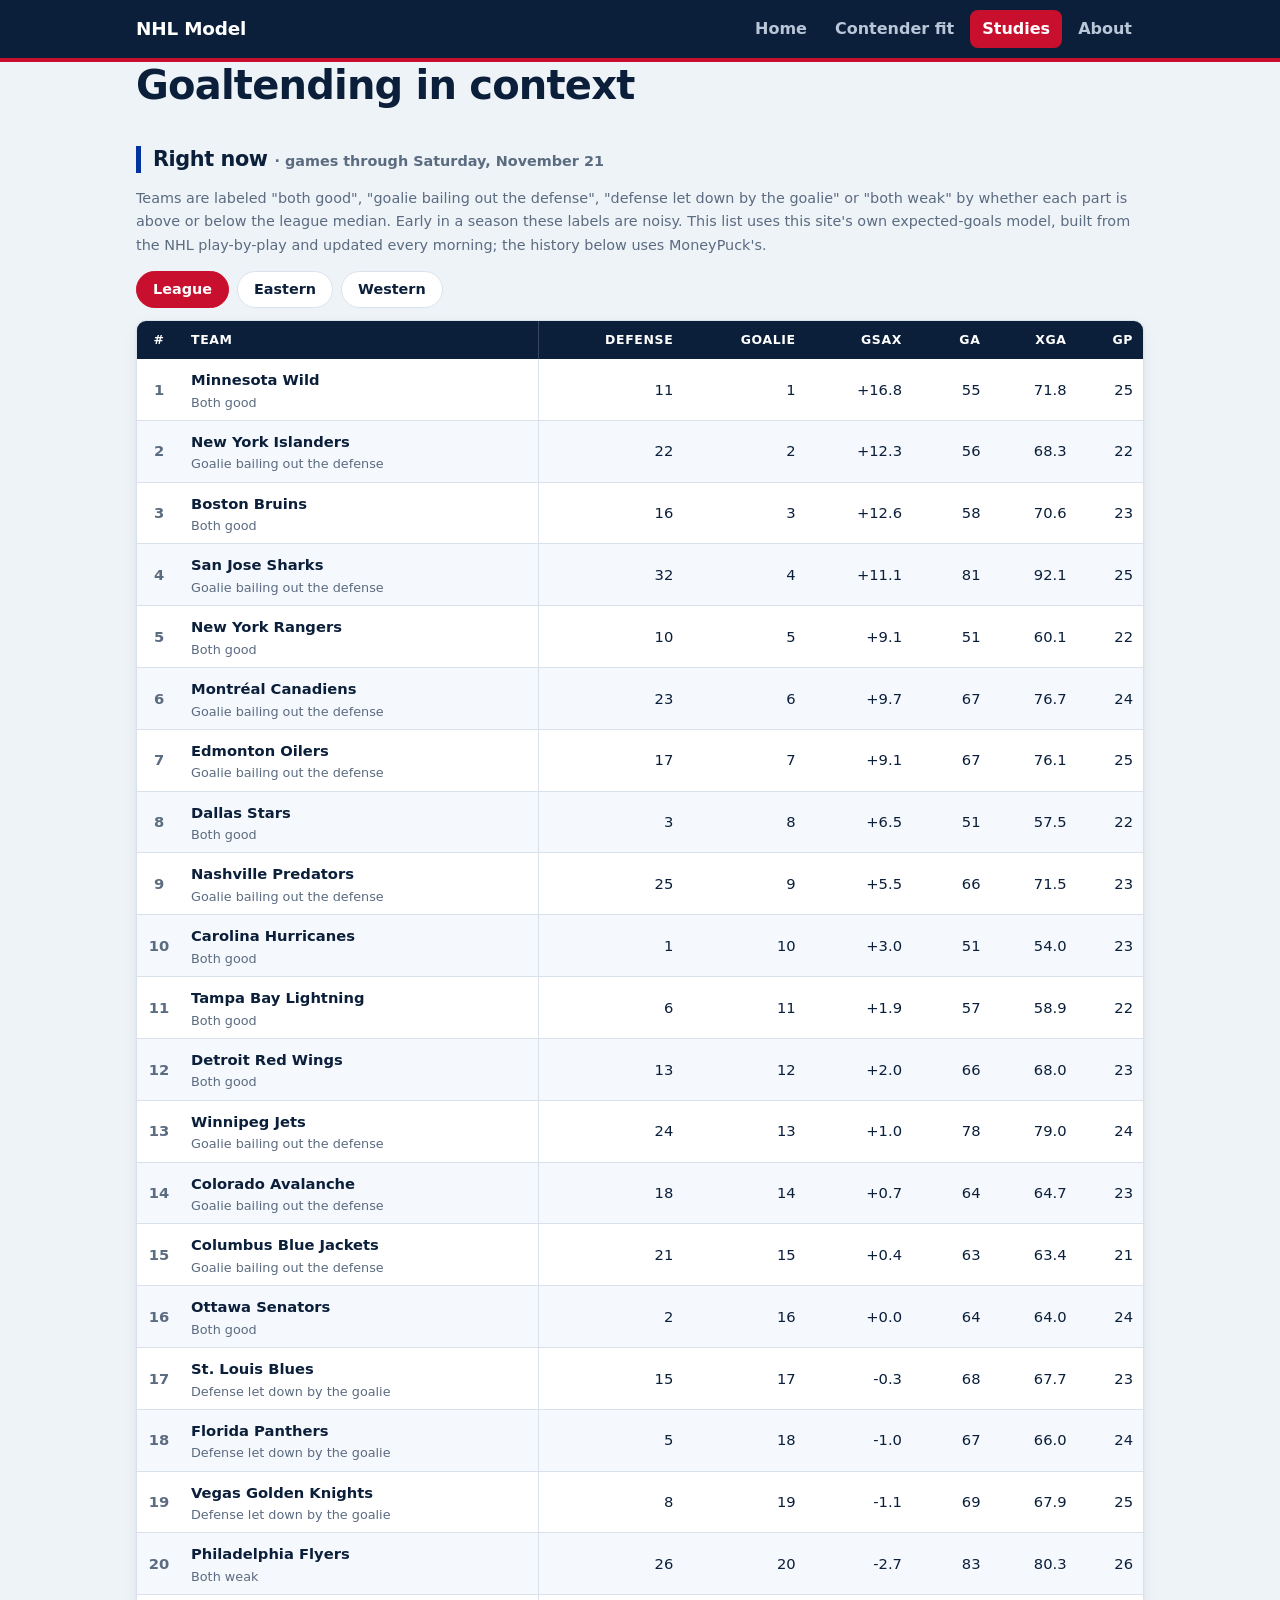
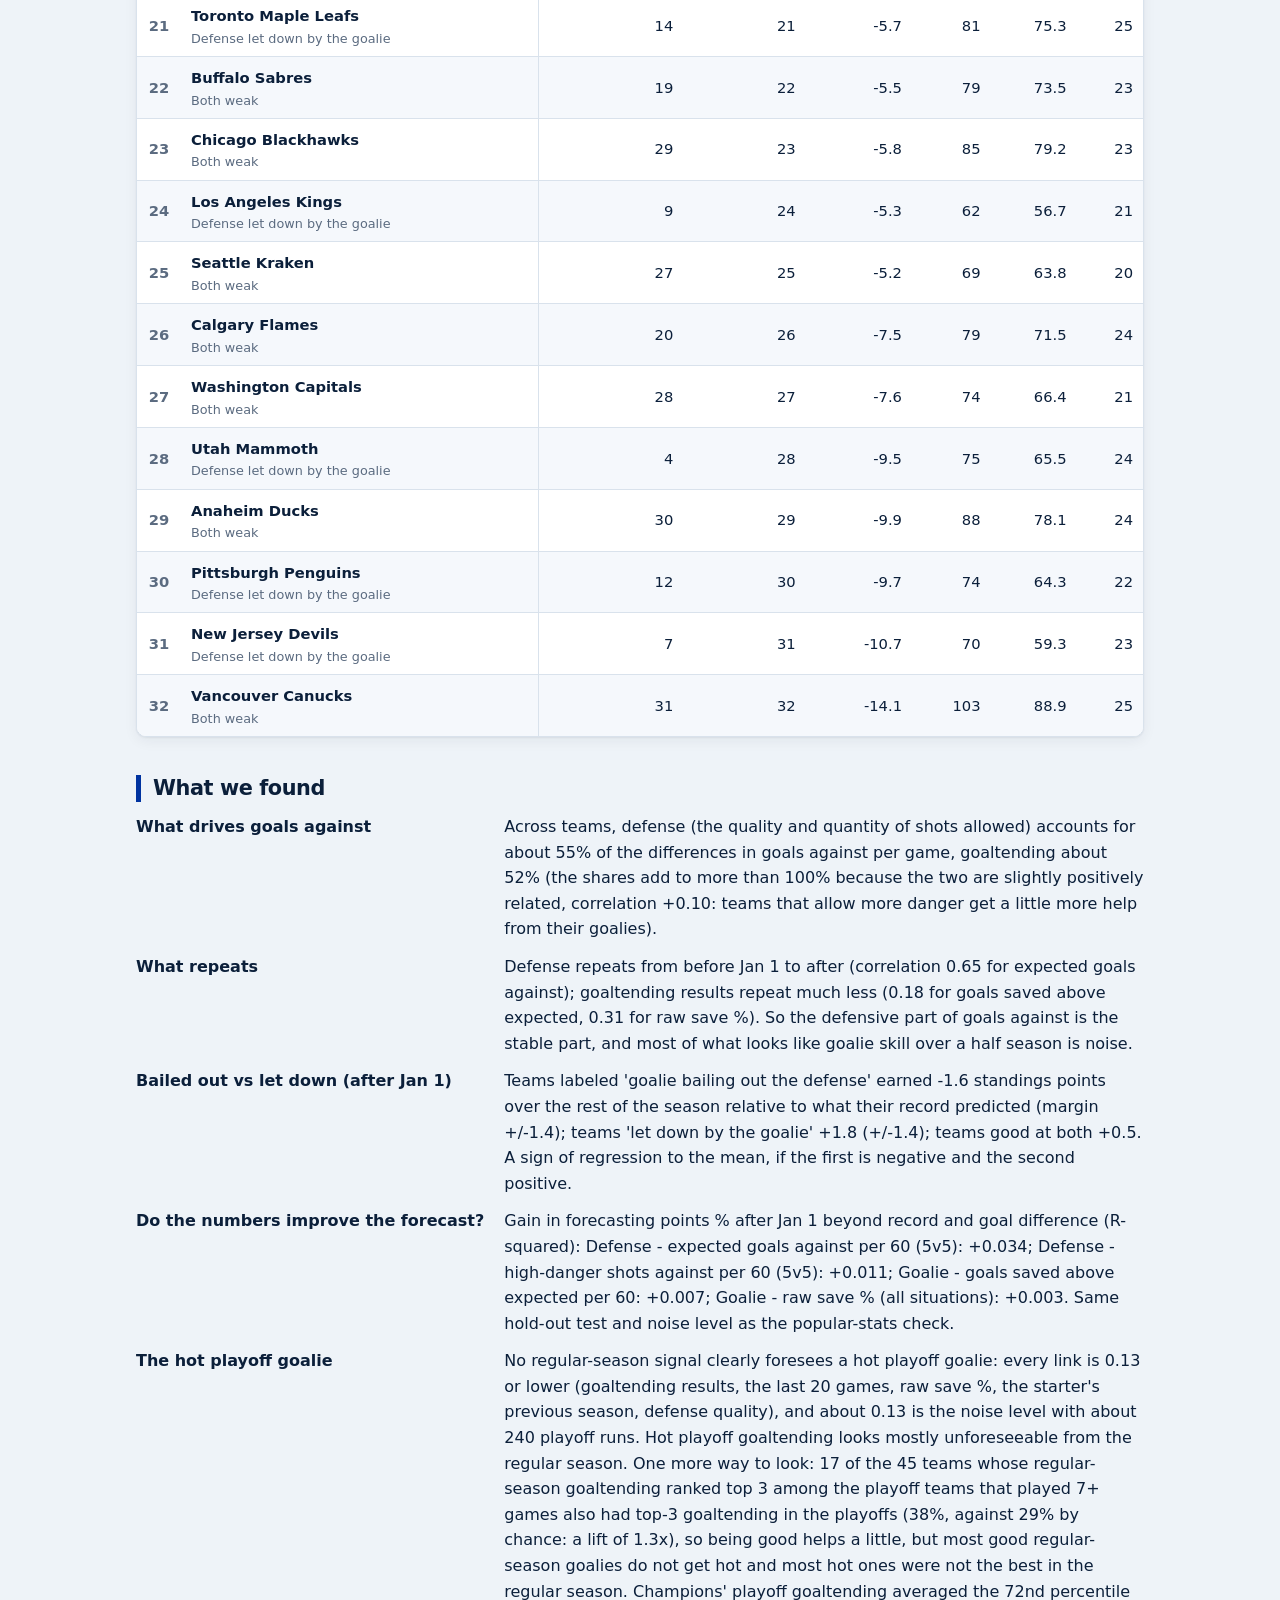
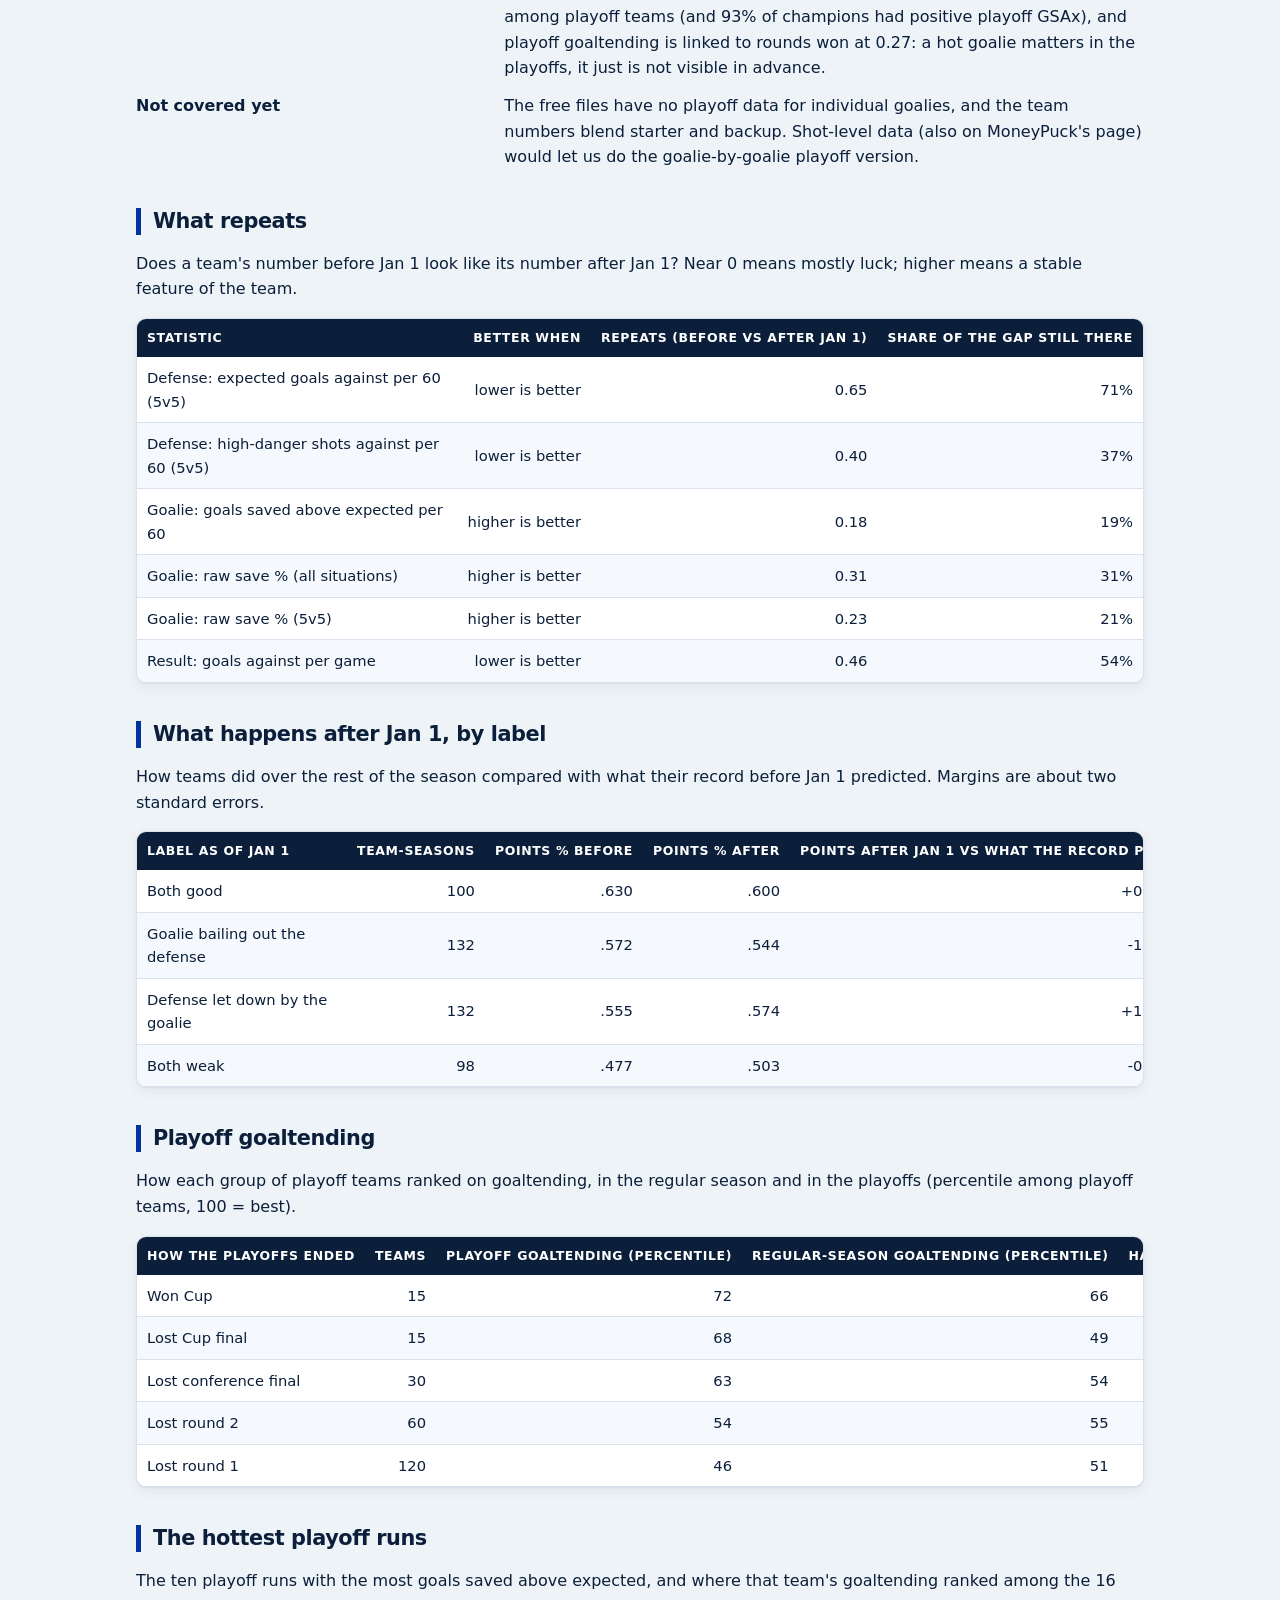
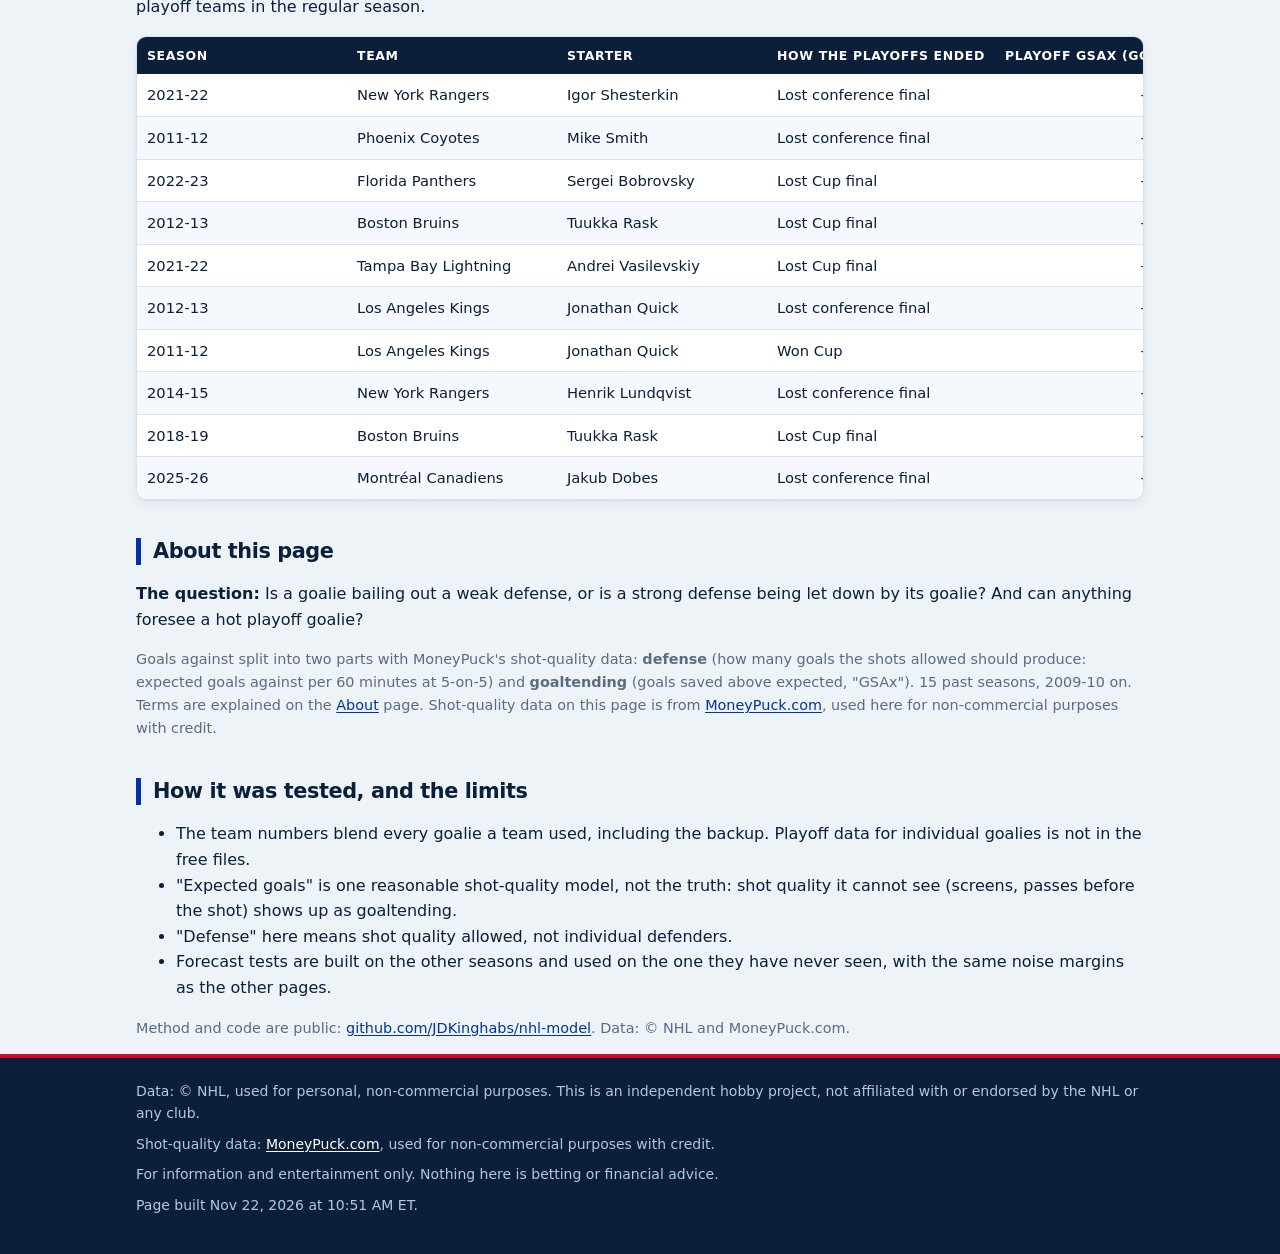
<file: docs/goaltending.html>
<!doctype html>
<html lang="en">
<head>
<meta charset="utf-8">
<meta name="viewport" content="width=device-width, initial-scale=1">
<meta name="theme-color" content="#0b1f3a">
<meta name="color-scheme" content="light">
<title>Goaltending in context - NHL Model</title>
<meta name="description" content="Independent hockey analytics: who is really good, who is likely to miss the playoffs, and how teams change over a season.">
<link rel="icon" href="data:image/svg+xml,<svg xmlns='http://www.w3.org/2000/svg' viewBox='0 0 100 100'><text y='.9em' font-size='90'>🏒</text></svg>">
<link rel="stylesheet" href="style.css?v=4a2cc280">
</head>
<body>
<header class="site-header">
  <div class="wrap">
    <a class="brand" href="index.html">NHL Model</a>
    <nav><a href="index.html">Home</a><a href="contender-fit.html">Contender fit</a><a href="studies.html" aria-current="page">Studies</a><a href="about.html">About</a></nav>
  </div>
</header>
<main class="wrap">

<h1>Goaltending in context</h1>
<h2>Right now <span class="note">&middot; games through Saturday, November 21</span></h2>
<p class="note">Teams are labeled "both good", "goalie bailing out the defense", "defense let down by the goalie" or "both weak" by whether each part is above or below the league median.
Early in a season these labels are noisy. This list uses this site's own expected-goals model, built from the NHL play-by-play and updated every morning; the history below uses MoneyPuck's.</p>

<div class="chips" data-filter-group="goalie-table" role="group" aria-label="Filter teams">
  <button type="button" data-filter="all" aria-pressed="true">League</button>
  <button type="button" data-filter="Eastern" aria-pressed="false">Eastern</button>
  <button type="button" data-filter="Western" aria-pressed="false">Western</button>
</div>
<div class="table-wrap">
<table class="sortable ranked" id="goalie-table">
<thead><tr><th data-sort="num" data-first="ascending" title="Rank on this list: by goaltending (goals saved above expected per 60), best first" scope="col"><button type="button">#</button></th><th class="left" data-sort="text" data-first="ascending" title="Team" scope="col"><button type="button">Team</button></th><th class="" data-sort="num" data-first="ascending" title="Rank in the league for defense (expected goals against per 60, 5v5): 1 = best" scope="col"><button type="button">Defense</button></th><th class="" data-sort="num" data-first="ascending" title="Rank in the league for goaltending (goals saved above expected per 60): 1 = best" scope="col"><button type="button">Goalie</button></th><th class="" data-sort="num" title="Goals saved above expected so far this season" scope="col"><button type="button">GSAx</button></th><th class="" data-sort="num" title="Goals against" scope="col"><button type="button">GA</button></th><th class="" data-sort="num" title="Expected goals against" scope="col"><button type="button">xGA</button></th><th class="" data-sort="num" title="Games played" scope="col"><button type="button">GP</button></th></tr></thead>
<tbody>
<tr data-conf="Western"><td class="rank" data-v="1">1</td><td class="who left" data-v="Minnesota Wild"><strong>Minnesota Wild</strong><span class="why">Both good</span></td><td data-v="11.0">11</td><td data-v="1.0">1</td><td data-v="16.8">+16.8</td><td data-v="55.0">55</td><td data-v="71.8">71.8</td><td data-v="25.0">25</td></tr>
<tr data-conf="Eastern"><td class="rank" data-v="2">2</td><td class="who left" data-v="New York Islanders"><strong>New York Islanders</strong><span class="why">Goalie bailing out the defense</span></td><td data-v="22.0">22</td><td data-v="2.0">2</td><td data-v="12.3">+12.3</td><td data-v="56.0">56</td><td data-v="68.3">68.3</td><td data-v="22.0">22</td></tr>
<tr data-conf="Eastern"><td class="rank" data-v="3">3</td><td class="who left" data-v="Boston Bruins"><strong>Boston Bruins</strong><span class="why">Both good</span></td><td data-v="16.0">16</td><td data-v="3.0">3</td><td data-v="12.6">+12.6</td><td data-v="58.0">58</td><td data-v="70.6">70.6</td><td data-v="23.0">23</td></tr>
<tr data-conf="Western"><td class="rank" data-v="4">4</td><td class="who left" data-v="San Jose Sharks"><strong>San Jose Sharks</strong><span class="why">Goalie bailing out the defense</span></td><td data-v="32.0">32</td><td data-v="4.0">4</td><td data-v="11.1">+11.1</td><td data-v="81.0">81</td><td data-v="92.1">92.1</td><td data-v="25.0">25</td></tr>
<tr data-conf="Eastern"><td class="rank" data-v="5">5</td><td class="who left" data-v="New York Rangers"><strong>New York Rangers</strong><span class="why">Both good</span></td><td data-v="10.0">10</td><td data-v="5.0">5</td><td data-v="9.1">+9.1</td><td data-v="51.0">51</td><td data-v="60.1">60.1</td><td data-v="22.0">22</td></tr>
<tr data-conf="Eastern"><td class="rank" data-v="6">6</td><td class="who left" data-v="Montréal Canadiens"><strong>Montréal Canadiens</strong><span class="why">Goalie bailing out the defense</span></td><td data-v="23.0">23</td><td data-v="6.0">6</td><td data-v="9.7">+9.7</td><td data-v="67.0">67</td><td data-v="76.7">76.7</td><td data-v="24.0">24</td></tr>
<tr data-conf="Western"><td class="rank" data-v="7">7</td><td class="who left" data-v="Edmonton Oilers"><strong>Edmonton Oilers</strong><span class="why">Goalie bailing out the defense</span></td><td data-v="17.0">17</td><td data-v="7.0">7</td><td data-v="9.1">+9.1</td><td data-v="67.0">67</td><td data-v="76.1">76.1</td><td data-v="25.0">25</td></tr>
<tr data-conf="Western"><td class="rank" data-v="8">8</td><td class="who left" data-v="Dallas Stars"><strong>Dallas Stars</strong><span class="why">Both good</span></td><td data-v="3.0">3</td><td data-v="8.0">8</td><td data-v="6.5">+6.5</td><td data-v="51.0">51</td><td data-v="57.5">57.5</td><td data-v="22.0">22</td></tr>
<tr data-conf="Western"><td class="rank" data-v="9">9</td><td class="who left" data-v="Nashville Predators"><strong>Nashville Predators</strong><span class="why">Goalie bailing out the defense</span></td><td data-v="25.0">25</td><td data-v="9.0">9</td><td data-v="5.5">+5.5</td><td data-v="66.0">66</td><td data-v="71.5">71.5</td><td data-v="23.0">23</td></tr>
<tr data-conf="Eastern"><td class="rank" data-v="10">10</td><td class="who left" data-v="Carolina Hurricanes"><strong>Carolina Hurricanes</strong><span class="why">Both good</span></td><td data-v="1.0">1</td><td data-v="10.0">10</td><td data-v="3.0">+3.0</td><td data-v="51.0">51</td><td data-v="54.0">54.0</td><td data-v="23.0">23</td></tr>
<tr data-conf="Eastern"><td class="rank" data-v="11">11</td><td class="who left" data-v="Tampa Bay Lightning"><strong>Tampa Bay Lightning</strong><span class="why">Both good</span></td><td data-v="6.0">6</td><td data-v="11.0">11</td><td data-v="1.9">+1.9</td><td data-v="57.0">57</td><td data-v="58.9">58.9</td><td data-v="22.0">22</td></tr>
<tr data-conf="Eastern"><td class="rank" data-v="12">12</td><td class="who left" data-v="Detroit Red Wings"><strong>Detroit Red Wings</strong><span class="why">Both good</span></td><td data-v="13.0">13</td><td data-v="12.0">12</td><td data-v="2.0">+2.0</td><td data-v="66.0">66</td><td data-v="68.0">68.0</td><td data-v="23.0">23</td></tr>
<tr data-conf="Western"><td class="rank" data-v="13">13</td><td class="who left" data-v="Winnipeg Jets"><strong>Winnipeg Jets</strong><span class="why">Goalie bailing out the defense</span></td><td data-v="24.0">24</td><td data-v="13.0">13</td><td data-v="1.0">+1.0</td><td data-v="78.0">78</td><td data-v="79.0">79.0</td><td data-v="24.0">24</td></tr>
<tr data-conf="Western"><td class="rank" data-v="14">14</td><td class="who left" data-v="Colorado Avalanche"><strong>Colorado Avalanche</strong><span class="why">Goalie bailing out the defense</span></td><td data-v="18.0">18</td><td data-v="14.0">14</td><td data-v="0.7">+0.7</td><td data-v="64.0">64</td><td data-v="64.7">64.7</td><td data-v="23.0">23</td></tr>
<tr data-conf="Eastern"><td class="rank" data-v="15">15</td><td class="who left" data-v="Columbus Blue Jackets"><strong>Columbus Blue Jackets</strong><span class="why">Goalie bailing out the defense</span></td><td data-v="21.0">21</td><td data-v="15.0">15</td><td data-v="0.4">+0.4</td><td data-v="63.0">63</td><td data-v="63.4">63.4</td><td data-v="21.0">21</td></tr>
<tr data-conf="Eastern"><td class="rank" data-v="16">16</td><td class="who left" data-v="Ottawa Senators"><strong>Ottawa Senators</strong><span class="why">Both good</span></td><td data-v="2.0">2</td><td data-v="16.0">16</td><td data-v="0.0">+0.0</td><td data-v="64.0">64</td><td data-v="64.0">64.0</td><td data-v="24.0">24</td></tr>
<tr data-conf="Western"><td class="rank" data-v="17">17</td><td class="who left" data-v="St. Louis Blues"><strong>St. Louis Blues</strong><span class="why">Defense let down by the goalie</span></td><td data-v="15.0">15</td><td data-v="17.0">17</td><td data-v="-0.3">-0.3</td><td data-v="68.0">68</td><td data-v="67.7">67.7</td><td data-v="23.0">23</td></tr>
<tr data-conf="Eastern"><td class="rank" data-v="18">18</td><td class="who left" data-v="Florida Panthers"><strong>Florida Panthers</strong><span class="why">Defense let down by the goalie</span></td><td data-v="5.0">5</td><td data-v="18.0">18</td><td data-v="-1.0">-1.0</td><td data-v="67.0">67</td><td data-v="66.0">66.0</td><td data-v="24.0">24</td></tr>
<tr data-conf="Western"><td class="rank" data-v="19">19</td><td class="who left" data-v="Vegas Golden Knights"><strong>Vegas Golden Knights</strong><span class="why">Defense let down by the goalie</span></td><td data-v="8.0">8</td><td data-v="19.0">19</td><td data-v="-1.1">-1.1</td><td data-v="69.0">69</td><td data-v="67.9">67.9</td><td data-v="25.0">25</td></tr>
<tr data-conf="Eastern"><td class="rank" data-v="20">20</td><td class="who left" data-v="Philadelphia Flyers"><strong>Philadelphia Flyers</strong><span class="why">Both weak</span></td><td data-v="26.0">26</td><td data-v="20.0">20</td><td data-v="-2.7">-2.7</td><td data-v="83.0">83</td><td data-v="80.3">80.3</td><td data-v="26.0">26</td></tr>
<tr data-conf="Eastern"><td class="rank" data-v="21">21</td><td class="who left" data-v="Toronto Maple Leafs"><strong>Toronto Maple Leafs</strong><span class="why">Defense let down by the goalie</span></td><td data-v="14.0">14</td><td data-v="21.0">21</td><td data-v="-5.7">-5.7</td><td data-v="81.0">81</td><td data-v="75.3">75.3</td><td data-v="25.0">25</td></tr>
<tr data-conf="Eastern"><td class="rank" data-v="22">22</td><td class="who left" data-v="Buffalo Sabres"><strong>Buffalo Sabres</strong><span class="why">Both weak</span></td><td data-v="19.0">19</td><td data-v="22.0">22</td><td data-v="-5.5">-5.5</td><td data-v="79.0">79</td><td data-v="73.5">73.5</td><td data-v="23.0">23</td></tr>
<tr data-conf="Western"><td class="rank" data-v="23">23</td><td class="who left" data-v="Chicago Blackhawks"><strong>Chicago Blackhawks</strong><span class="why">Both weak</span></td><td data-v="29.0">29</td><td data-v="23.0">23</td><td data-v="-5.8">-5.8</td><td data-v="85.0">85</td><td data-v="79.2">79.2</td><td data-v="23.0">23</td></tr>
<tr data-conf="Western"><td class="rank" data-v="24">24</td><td class="who left" data-v="Los Angeles Kings"><strong>Los Angeles Kings</strong><span class="why">Defense let down by the goalie</span></td><td data-v="9.0">9</td><td data-v="24.0">24</td><td data-v="-5.3">-5.3</td><td data-v="62.0">62</td><td data-v="56.7">56.7</td><td data-v="21.0">21</td></tr>
<tr data-conf="Western"><td class="rank" data-v="25">25</td><td class="who left" data-v="Seattle Kraken"><strong>Seattle Kraken</strong><span class="why">Both weak</span></td><td data-v="27.0">27</td><td data-v="25.0">25</td><td data-v="-5.2">-5.2</td><td data-v="69.0">69</td><td data-v="63.8">63.8</td><td data-v="20.0">20</td></tr>
<tr data-conf="Western"><td class="rank" data-v="26">26</td><td class="who left" data-v="Calgary Flames"><strong>Calgary Flames</strong><span class="why">Both weak</span></td><td data-v="20.0">20</td><td data-v="26.0">26</td><td data-v="-7.5">-7.5</td><td data-v="79.0">79</td><td data-v="71.5">71.5</td><td data-v="24.0">24</td></tr>
<tr data-conf="Eastern"><td class="rank" data-v="27">27</td><td class="who left" data-v="Washington Capitals"><strong>Washington Capitals</strong><span class="why">Both weak</span></td><td data-v="28.0">28</td><td data-v="27.0">27</td><td data-v="-7.6">-7.6</td><td data-v="74.0">74</td><td data-v="66.4">66.4</td><td data-v="21.0">21</td></tr>
<tr data-conf="Western"><td class="rank" data-v="28">28</td><td class="who left" data-v="Utah Mammoth"><strong>Utah Mammoth</strong><span class="why">Defense let down by the goalie</span></td><td data-v="4.0">4</td><td data-v="28.0">28</td><td data-v="-9.5">-9.5</td><td data-v="75.0">75</td><td data-v="65.5">65.5</td><td data-v="24.0">24</td></tr>
<tr data-conf="Western"><td class="rank" data-v="29">29</td><td class="who left" data-v="Anaheim Ducks"><strong>Anaheim Ducks</strong><span class="why">Both weak</span></td><td data-v="30.0">30</td><td data-v="29.0">29</td><td data-v="-9.9">-9.9</td><td data-v="88.0">88</td><td data-v="78.1">78.1</td><td data-v="24.0">24</td></tr>
<tr data-conf="Eastern"><td class="rank" data-v="30">30</td><td class="who left" data-v="Pittsburgh Penguins"><strong>Pittsburgh Penguins</strong><span class="why">Defense let down by the goalie</span></td><td data-v="12.0">12</td><td data-v="30.0">30</td><td data-v="-9.7">-9.7</td><td data-v="74.0">74</td><td data-v="64.3">64.3</td><td data-v="22.0">22</td></tr>
<tr data-conf="Eastern"><td class="rank" data-v="31">31</td><td class="who left" data-v="New Jersey Devils"><strong>New Jersey Devils</strong><span class="why">Defense let down by the goalie</span></td><td data-v="7.0">7</td><td data-v="31.0">31</td><td data-v="-10.7">-10.7</td><td data-v="70.0">70</td><td data-v="59.3">59.3</td><td data-v="23.0">23</td></tr>
<tr data-conf="Western"><td class="rank" data-v="32">32</td><td class="who left" data-v="Vancouver Canucks"><strong>Vancouver Canucks</strong><span class="why">Both weak</span></td><td data-v="31.0">31</td><td data-v="32.0">32</td><td data-v="-14.1">-14.1</td><td data-v="103.0">103</td><td data-v="88.9">88.9</td><td data-v="25.0">25</td></tr>
</tbody>
</table>
</div>

<h2>What we found</h2>
<dl class='verdict'><dt>What drives goals against</dt><dd>Across teams, defense (the quality and quantity of shots allowed) accounts for about 55% of the differences in goals against per game, goaltending about 52% (the shares add to more than 100% because the two are slightly positively related, correlation +0.10: teams that allow more danger get a little more help from their goalies).</dd><dt>What repeats</dt><dd>Defense repeats from before Jan 1 to after (correlation 0.65 for expected goals against); goaltending results repeat much less (0.18 for goals saved above expected, 0.31 for raw save %). So the defensive part of goals against is the stable part, and most of what looks like goalie skill over a half season is noise.</dd><dt>Bailed out vs let down (after Jan 1)</dt><dd>Teams labeled &#x27;goalie bailing out the defense&#x27; earned -1.6 standings points over the rest of the season relative to what their record predicted (margin +/-1.4); teams &#x27;let down by the goalie&#x27; +1.8 (+/-1.4); teams good at both +0.5. A sign of regression to the mean, if the first is negative and the second positive.</dd><dt>Do the numbers improve the forecast?</dt><dd>Gain in forecasting points % after Jan 1 beyond record and goal difference (R-squared): Defense - expected goals against per 60 (5v5): +0.034; Defense - high-danger shots against per 60 (5v5): +0.011; Goalie - goals saved above expected per 60: +0.007; Goalie - raw save % (all situations): +0.003. Same hold-out test and noise level as the popular-stats check.</dd><dt>The hot playoff goalie</dt><dd>No regular-season signal clearly foresees a hot playoff goalie: every link is 0.13 or lower (goaltending results, the last 20 games, raw save %, the starter&#x27;s previous season, defense quality), and about 0.13 is the noise level with about 240 playoff runs. Hot playoff goaltending looks mostly unforeseeable from the regular season. One more way to look: 17 of the 45 teams whose regular-season goaltending ranked top 3 among the playoff teams that played 7+ games also had top-3 goaltending in the playoffs (38%, against 29% by chance: a lift of 1.3x), so being good helps a little, but most good regular-season goalies do not get hot and most hot ones were not the best in the regular season. Champions&#x27; playoff goaltending averaged the 72nd percentile among playoff teams (and 93% of champions had positive playoff GSAx), and playoff goaltending is linked to rounds won at 0.27: a hot goalie matters in the playoffs, it just is not visible in advance.</dd><dt>Not covered yet</dt><dd>The free files have no playoff data for individual goalies, and the team numbers blend starter and backup. Shot-level data (also on MoneyPuck&#x27;s page) would let us do the goalie-by-goalie playoff version.</dd></dl>

<h2>What repeats</h2>
<p>Does a team's number before Jan 1 look like its number after Jan 1? Near 0 means mostly luck; higher means a stable feature of the team.</p>
<div class="table-wrap"><table><thead><tr><th class="left" scope="col">Statistic</th><th class="" scope="col">Better when</th><th class="" scope="col">Repeats (before vs after Jan 1)</th><th class="" scope="col">Share of the gap still there</th></tr></thead><tbody><tr><td class="who left">Defense: expected goals against per 60 (5v5)</td><td class="">lower is better</td><td class="">0.65</td><td class="">71%</td></tr><tr><td class="who left">Defense: high-danger shots against per 60 (5v5)</td><td class="">lower is better</td><td class="">0.40</td><td class="">37%</td></tr><tr><td class="who left">Goalie: goals saved above expected per 60</td><td class="">higher is better</td><td class="">0.18</td><td class="">19%</td></tr><tr><td class="who left">Goalie: raw save % (all situations)</td><td class="">higher is better</td><td class="">0.31</td><td class="">31%</td></tr><tr><td class="who left">Goalie: raw save % (5v5)</td><td class="">higher is better</td><td class="">0.23</td><td class="">21%</td></tr><tr><td class="who left">Result: goals against per game</td><td class="">lower is better</td><td class="">0.46</td><td class="">54%</td></tr></tbody></table></div>

<h2>What happens after Jan 1, by label</h2>
<p>How teams did over the rest of the season compared with what their record before Jan 1 predicted. Margins are about two standard errors.</p>
<div class="table-wrap"><table><thead><tr><th class="left" scope="col">Label as of Jan 1</th><th class="" scope="col">Team-seasons</th><th class="" scope="col">Points % before</th><th class="" scope="col">Points % after</th><th class="" scope="col">Points after Jan 1 vs what the record predicted</th></tr></thead><tbody><tr><td class="who left">Both good</td><td class="">100</td><td class="">.630</td><td class="">.600</td><td class="">+0.5 (+/-1.4)</td></tr><tr><td class="who left">Goalie bailing out the defense</td><td class="">132</td><td class="">.572</td><td class="">.544</td><td class="">-1.6 (+/-1.4)</td></tr><tr><td class="who left">Defense let down by the goalie</td><td class="">132</td><td class="">.555</td><td class="">.574</td><td class="">+1.8 (+/-1.4)</td></tr><tr><td class="who left">Both weak</td><td class="">98</td><td class="">.477</td><td class="">.503</td><td class="">-0.8 (+/-1.8)</td></tr></tbody></table></div>

<h2>Playoff goaltending</h2>
<p>How each group of playoff teams ranked on goaltending, in the regular season and in the playoffs (percentile among playoff teams, 100 = best).</p>
<div class="table-wrap"><table><thead><tr><th class="left" scope="col">How the playoffs ended</th><th class="" scope="col">Teams</th><th class="" scope="col">Playoff goaltending (percentile)</th><th class="" scope="col">Regular-season goaltending (percentile)</th><th class="" scope="col">Had positive playoff GSAx</th><th class="" scope="col">Average playoff GSAx (goals)</th></tr></thead><tbody><tr><td class="who left">Won Cup</td><td class="">15</td><td class="">72</td><td class="">66</td><td class="">93%</td><td class="">+6.6</td></tr><tr><td class="who left">Lost Cup final</td><td class="">15</td><td class="">68</td><td class="">49</td><td class="">80%</td><td class="">+6.8</td></tr><tr><td class="who left">Lost conference final</td><td class="">30</td><td class="">63</td><td class="">54</td><td class="">67%</td><td class="">+3.9</td></tr><tr><td class="who left">Lost round 2</td><td class="">60</td><td class="">54</td><td class="">55</td><td class="">55%</td><td class="">+0.7</td></tr><tr><td class="who left">Lost round 1</td><td class="">120</td><td class="">46</td><td class="">51</td><td class="">48%</td><td class="">-0.5</td></tr></tbody></table></div>

<h2>The hottest playoff runs</h2>
<p>The ten playoff runs with the most goals saved above expected, and where that team's goaltending ranked among the 16 playoff teams in the regular season.</p>
<div class="table-wrap"><table><thead><tr><th class="left" scope="col">Season</th><th class="left" scope="col">Team</th><th class="left" scope="col">Starter</th><th class="left" scope="col">How the playoffs ended</th><th class="" scope="col">Playoff GSAx (goals)</th><th class="" scope="col">Regular-season goaltending rank</th></tr></thead><tbody><tr><td class="who left">2021-22</td><td class="who left">New York Rangers</td><td class="who left">Igor Shesterkin</td><td class="who left">Lost conference final</td><td class="">+21.1</td><td class="">3 of 16</td></tr><tr><td class="who left">2011-12</td><td class="who left">Phoenix Coyotes</td><td class="who left">Mike Smith</td><td class="who left">Lost conference final</td><td class="">+17.9</td><td class="">2 of 16</td></tr><tr><td class="who left">2022-23</td><td class="who left">Florida Panthers</td><td class="who left">Sergei Bobrovsky</td><td class="who left">Lost Cup final</td><td class="">+16.8</td><td class="">11 of 16</td></tr><tr><td class="who left">2012-13</td><td class="who left">Boston Bruins</td><td class="who left">Tuukka Rask</td><td class="who left">Lost Cup final</td><td class="">+16.2</td><td class="">1 of 16</td></tr><tr><td class="who left">2021-22</td><td class="who left">Tampa Bay Lightning</td><td class="who left">Andrei Vasilevskiy</td><td class="who left">Lost Cup final</td><td class="">+15.5</td><td class="">2 of 16</td></tr><tr><td class="who left">2012-13</td><td class="who left">Los Angeles Kings</td><td class="who left">Jonathan Quick</td><td class="who left">Lost conference final</td><td class="">+14.2</td><td class="">12 of 16</td></tr><tr><td class="who left">2011-12</td><td class="who left">Los Angeles Kings</td><td class="who left">Jonathan Quick</td><td class="who left">Won Cup</td><td class="">+14.2</td><td class="">1 of 16</td></tr><tr><td class="who left">2014-15</td><td class="who left">New York Rangers</td><td class="who left">Henrik Lundqvist</td><td class="who left">Lost conference final</td><td class="">+13.5</td><td class="">3 of 16</td></tr><tr><td class="who left">2018-19</td><td class="who left">Boston Bruins</td><td class="who left">Tuukka Rask</td><td class="who left">Lost Cup final</td><td class="">+13.1</td><td class="">5 of 16</td></tr><tr><td class="who left">2025-26</td><td class="who left">Montréal Canadiens</td><td class="who left">Jakub Dobes</td><td class="who left">Lost conference final</td><td class="">+13.0</td><td class="">4 of 16</td></tr></tbody></table></div>


<h2>About this page</h2>
<p><strong>The question:</strong> Is a goalie bailing out a weak defense, or is a strong defense being let down by its goalie? And can anything foresee a hot playoff goalie?</p>
<p class="note">Goals against split into two parts with MoneyPuck's shot-quality data: <strong>defense</strong> (how many goals the shots allowed should produce:
expected goals against per 60 minutes at 5-on-5) and <strong>goaltending</strong> (goals saved above expected, "GSAx"). 15 past seasons, 2009-10 on.
Terms are explained on the <a href="about.html">About</a> page. Shot-quality data on this page is from <a href="https://moneypuck.com/data.htm">MoneyPuck.com</a>, used here for non-commercial purposes with credit.</p>

<h2>How it was tested, and the limits</h2>
<ul>
  <li>The team numbers blend every goalie a team used, including the backup. Playoff data for individual goalies is not in the free files.</li>
  <li>"Expected goals" is one reasonable shot-quality model, not the truth: shot quality it cannot see (screens, passes before the shot) shows up as goaltending.</li>
  <li>"Defense" here means shot quality allowed, not individual defenders.</li>
  <li>Forecast tests are built on the other seasons and used on the one they have never seen, with the same noise margins as the other pages.</li>
</ul>
<p class="note">Method and code are public: <a href="https://github.com/JDKinghabs/nhl-model">github.com/JDKinghabs/nhl-model</a>. Data: &copy; NHL and MoneyPuck.com.</p>

</main>
<footer class="site-footer">
  <div class="wrap">
    <p>Data: &copy; NHL, used for personal, non-commercial purposes. This is an independent hobby project, not affiliated with or endorsed by the NHL or any club.</p>
    <p>Shot-quality data: <a href="https://moneypuck.com/data.htm">MoneyPuck.com</a>, used for non-commercial purposes with credit.</p>
    <p>For information and entertainment only. Nothing here is betting or financial advice.</p>
    <p>Page built Nov 22, 2026 at 10:51 AM ET.</p>
  </div>
</footer>
<script src="site.js?v=4a2cc280"></script>
</body>
</html>
</file>
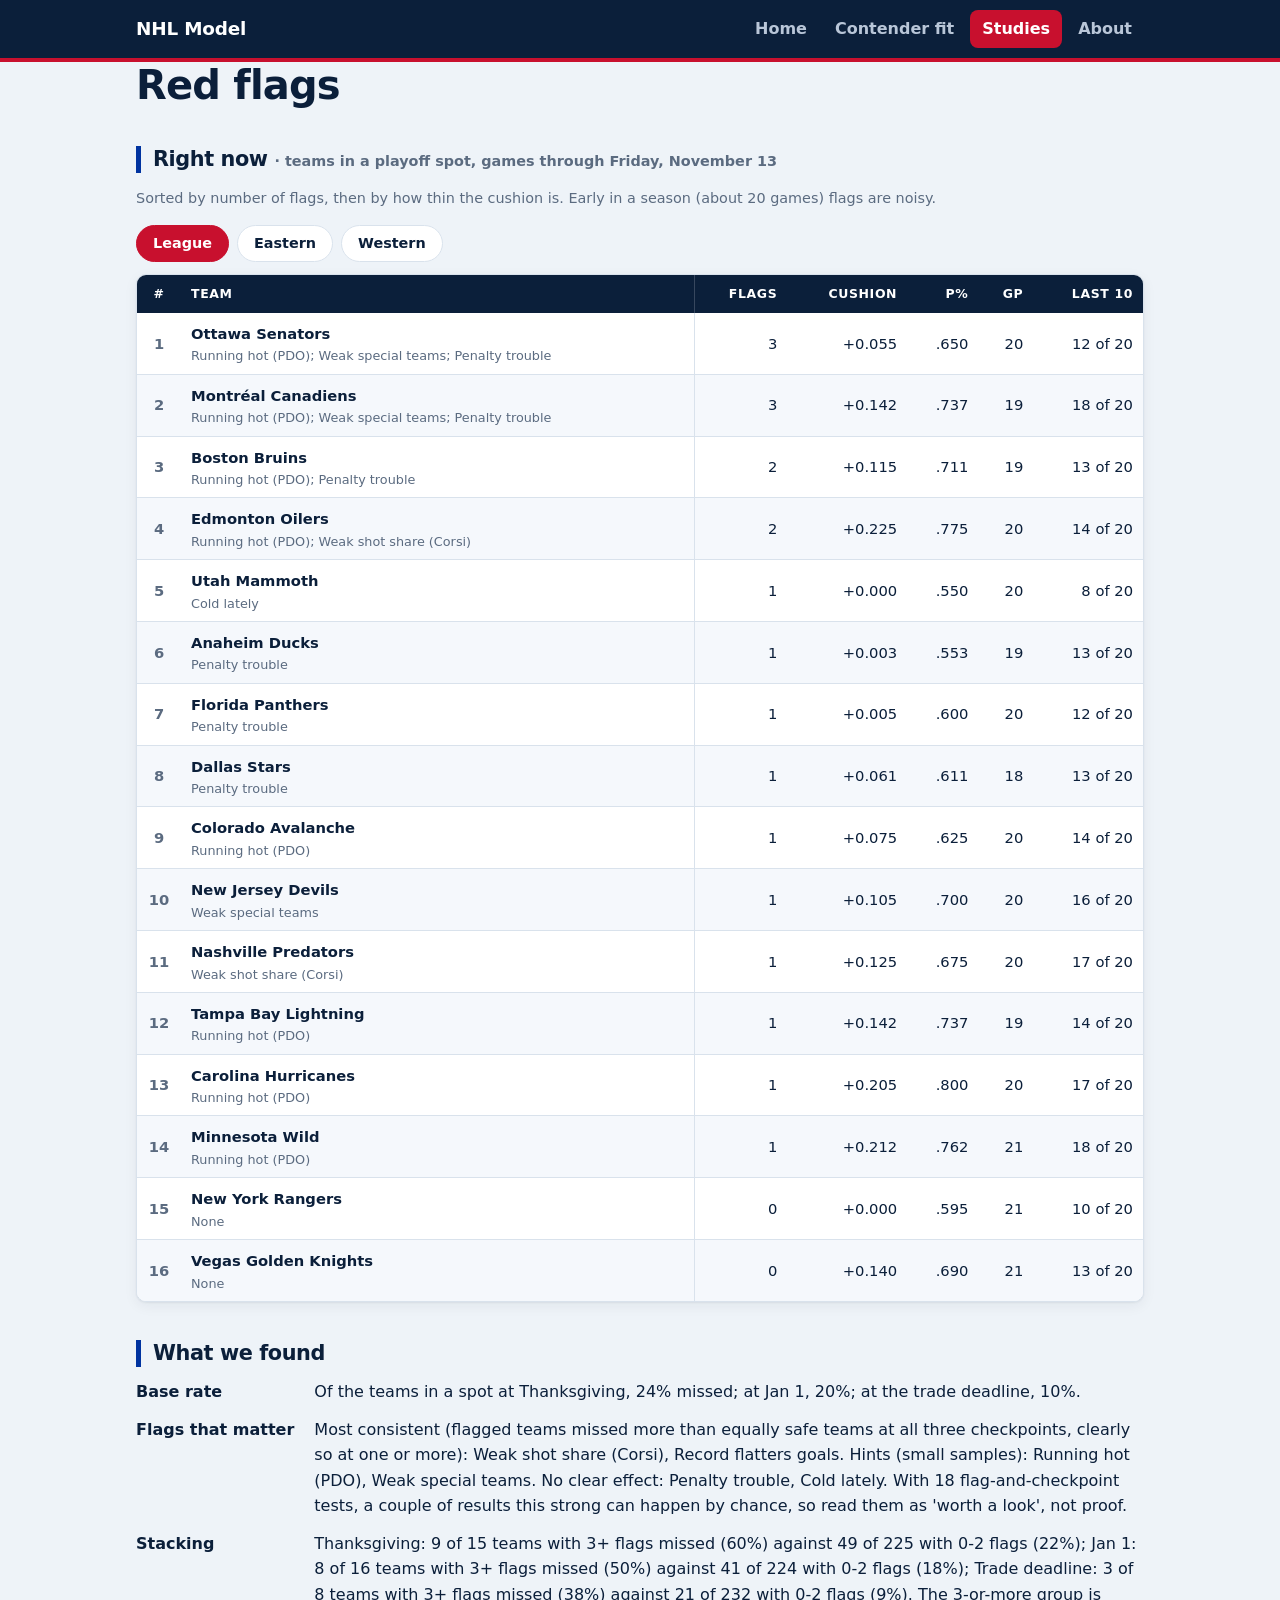
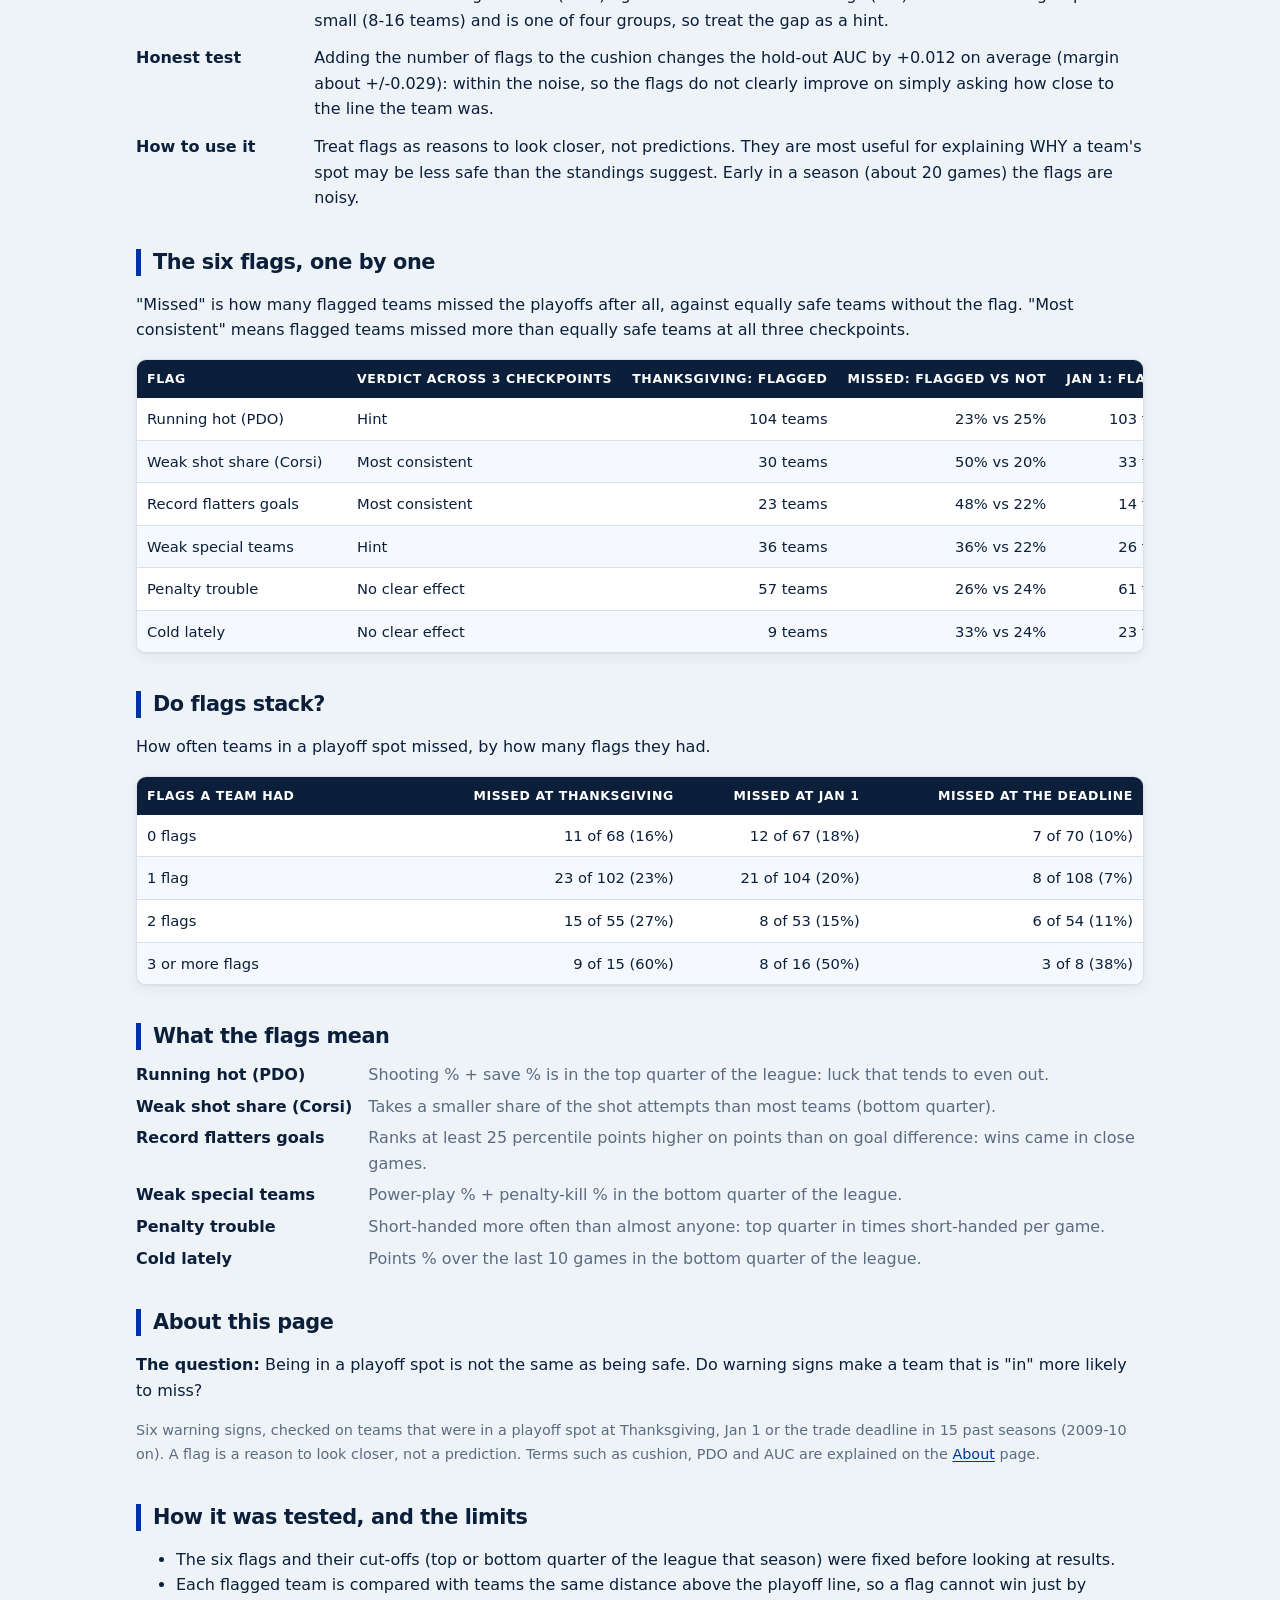
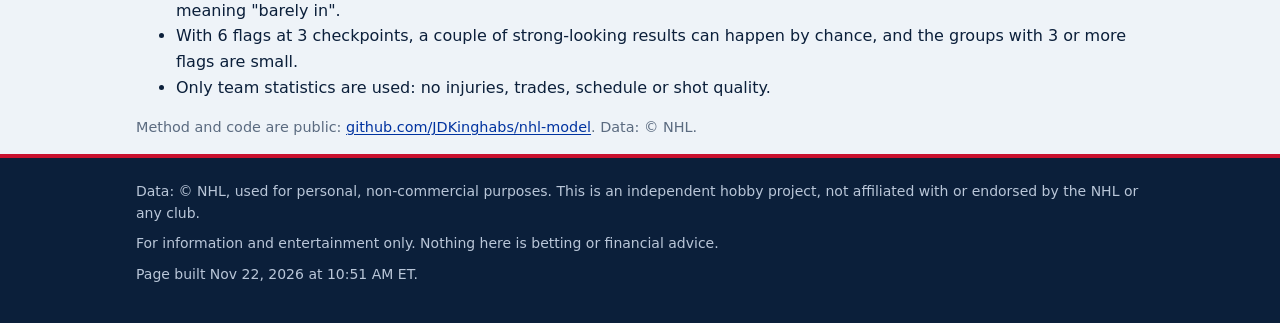
<file: docs/red-flags.html>
<!doctype html>
<html lang="en">
<head>
<meta charset="utf-8">
<meta name="viewport" content="width=device-width, initial-scale=1">
<meta name="theme-color" content="#0b1f3a">
<meta name="color-scheme" content="light">
<title>Red flags - NHL Model</title>
<meta name="description" content="Independent hockey analytics: who is really good, who is likely to miss the playoffs, and how teams change over a season.">
<link rel="icon" href="data:image/svg+xml,<svg xmlns='http://www.w3.org/2000/svg' viewBox='0 0 100 100'><text y='.9em' font-size='90'>🏒</text></svg>">
<link rel="stylesheet" href="style.css?v=4a2cc280">
</head>
<body>
<header class="site-header">
  <div class="wrap">
    <a class="brand" href="index.html">NHL Model</a>
    <nav><a href="index.html">Home</a><a href="contender-fit.html">Contender fit</a><a href="studies.html" aria-current="page">Studies</a><a href="about.html">About</a></nav>
  </div>
</header>
<main class="wrap">

<h1>Red flags</h1>
<h2>Right now <span class="note">&middot; teams in a playoff spot, games through Friday, November 13</span></h2>
<p class="note">Sorted by number of flags, then by how thin the cushion is. Early in a season (about 20 games) flags are noisy.</p>

<div class="chips" data-filter-group="flags-table" role="group" aria-label="Filter teams">
  <button type="button" data-filter="all" aria-pressed="true">League</button>
  <button type="button" data-filter="Eastern" aria-pressed="false">Eastern</button>
  <button type="button" data-filter="Western" aria-pressed="false">Western</button>
</div>
<div class="table-wrap">
<table class="sortable ranked" id="flags-table">
<thead><tr><th data-sort="num" data-first="ascending" title="Rank on this list: most flags first, then the thinnest cushion" scope="col"><button type="button">#</button></th><th class="left" data-sort="text" data-first="ascending" title="Team" scope="col"><button type="button">Team</button></th><th class="" data-sort="num" title="Number of warning signs" scope="col"><button type="button">Flags</button></th><th class="" data-sort="num" title="Points % above the weakest team that is in a playoff spot" scope="col"><button type="button">Cushion</button></th><th class="" data-sort="num" title="Points percentage" scope="col"><button type="button">P%</button></th><th class="" data-sort="num" title="Games played" scope="col"><button type="button">GP</button></th><th class="" data-sort="text" title="Points won in the last 10 games" scope="col"><button type="button">Last 10</button></th></tr></thead>
<tbody>
<tr data-conf="Eastern"><td class="rank" data-v="1">1</td><td class="who left" data-v="Ottawa Senators"><strong>Ottawa Senators</strong><span class="why">Running hot (PDO); Weak special teams; Penalty trouble</span></td><td data-v="3.0">3</td><td data-v="0.055">+0.055</td><td data-v="0.65">.650</td><td data-v="20.0">20</td><td data-v="12 of 20">12 of 20</td></tr>
<tr data-conf="Eastern"><td class="rank" data-v="2">2</td><td class="who left" data-v="Montréal Canadiens"><strong>Montréal Canadiens</strong><span class="why">Running hot (PDO); Weak special teams; Penalty trouble</span></td><td data-v="3.0">3</td><td data-v="0.142">+0.142</td><td data-v="0.737">.737</td><td data-v="19.0">19</td><td data-v="18 of 20">18 of 20</td></tr>
<tr data-conf="Eastern"><td class="rank" data-v="3">3</td><td class="who left" data-v="Boston Bruins"><strong>Boston Bruins</strong><span class="why">Running hot (PDO); Penalty trouble</span></td><td data-v="2.0">2</td><td data-v="0.115">+0.115</td><td data-v="0.711">.711</td><td data-v="19.0">19</td><td data-v="13 of 20">13 of 20</td></tr>
<tr data-conf="Western"><td class="rank" data-v="4">4</td><td class="who left" data-v="Edmonton Oilers"><strong>Edmonton Oilers</strong><span class="why">Running hot (PDO); Weak shot share (Corsi)</span></td><td data-v="2.0">2</td><td data-v="0.225">+0.225</td><td data-v="0.775">.775</td><td data-v="20.0">20</td><td data-v="14 of 20">14 of 20</td></tr>
<tr data-conf="Western"><td class="rank" data-v="5">5</td><td class="who left" data-v="Utah Mammoth"><strong>Utah Mammoth</strong><span class="why">Cold lately</span></td><td data-v="1.0">1</td><td data-v="0.0">+0.000</td><td data-v="0.55">.550</td><td data-v="20.0">20</td><td data-v="8 of 20">8 of 20</td></tr>
<tr data-conf="Western"><td class="rank" data-v="6">6</td><td class="who left" data-v="Anaheim Ducks"><strong>Anaheim Ducks</strong><span class="why">Penalty trouble</span></td><td data-v="1.0">1</td><td data-v="0.003">+0.003</td><td data-v="0.553">.553</td><td data-v="19.0">19</td><td data-v="13 of 20">13 of 20</td></tr>
<tr data-conf="Eastern"><td class="rank" data-v="7">7</td><td class="who left" data-v="Florida Panthers"><strong>Florida Panthers</strong><span class="why">Penalty trouble</span></td><td data-v="1.0">1</td><td data-v="0.005">+0.005</td><td data-v="0.6">.600</td><td data-v="20.0">20</td><td data-v="12 of 20">12 of 20</td></tr>
<tr data-conf="Western"><td class="rank" data-v="8">8</td><td class="who left" data-v="Dallas Stars"><strong>Dallas Stars</strong><span class="why">Penalty trouble</span></td><td data-v="1.0">1</td><td data-v="0.061">+0.061</td><td data-v="0.611">.611</td><td data-v="18.0">18</td><td data-v="13 of 20">13 of 20</td></tr>
<tr data-conf="Western"><td class="rank" data-v="9">9</td><td class="who left" data-v="Colorado Avalanche"><strong>Colorado Avalanche</strong><span class="why">Running hot (PDO)</span></td><td data-v="1.0">1</td><td data-v="0.075">+0.075</td><td data-v="0.625">.625</td><td data-v="20.0">20</td><td data-v="14 of 20">14 of 20</td></tr>
<tr data-conf="Eastern"><td class="rank" data-v="10">10</td><td class="who left" data-v="New Jersey Devils"><strong>New Jersey Devils</strong><span class="why">Weak special teams</span></td><td data-v="1.0">1</td><td data-v="0.105">+0.105</td><td data-v="0.7">.700</td><td data-v="20.0">20</td><td data-v="16 of 20">16 of 20</td></tr>
<tr data-conf="Western"><td class="rank" data-v="11">11</td><td class="who left" data-v="Nashville Predators"><strong>Nashville Predators</strong><span class="why">Weak shot share (Corsi)</span></td><td data-v="1.0">1</td><td data-v="0.125">+0.125</td><td data-v="0.675">.675</td><td data-v="20.0">20</td><td data-v="17 of 20">17 of 20</td></tr>
<tr data-conf="Eastern"><td class="rank" data-v="12">12</td><td class="who left" data-v="Tampa Bay Lightning"><strong>Tampa Bay Lightning</strong><span class="why">Running hot (PDO)</span></td><td data-v="1.0">1</td><td data-v="0.142">+0.142</td><td data-v="0.737">.737</td><td data-v="19.0">19</td><td data-v="14 of 20">14 of 20</td></tr>
<tr data-conf="Eastern"><td class="rank" data-v="13">13</td><td class="who left" data-v="Carolina Hurricanes"><strong>Carolina Hurricanes</strong><span class="why">Running hot (PDO)</span></td><td data-v="1.0">1</td><td data-v="0.205">+0.205</td><td data-v="0.8">.800</td><td data-v="20.0">20</td><td data-v="17 of 20">17 of 20</td></tr>
<tr data-conf="Western"><td class="rank" data-v="14">14</td><td class="who left" data-v="Minnesota Wild"><strong>Minnesota Wild</strong><span class="why">Running hot (PDO)</span></td><td data-v="1.0">1</td><td data-v="0.212">+0.212</td><td data-v="0.762">.762</td><td data-v="21.0">21</td><td data-v="18 of 20">18 of 20</td></tr>
<tr data-conf="Eastern"><td class="rank" data-v="15">15</td><td class="who left" data-v="New York Rangers"><strong>New York Rangers</strong><span class="why">None</span></td><td data-v="0.0">0</td><td data-v="0.0">+0.000</td><td data-v="0.595">.595</td><td data-v="21.0">21</td><td data-v="10 of 20">10 of 20</td></tr>
<tr data-conf="Western"><td class="rank" data-v="16">16</td><td class="who left" data-v="Vegas Golden Knights"><strong>Vegas Golden Knights</strong><span class="why">None</span></td><td data-v="0.0">0</td><td data-v="0.14">+0.140</td><td data-v="0.69">.690</td><td data-v="21.0">21</td><td data-v="13 of 20">13 of 20</td></tr>
</tbody>
</table>
</div>

<h2>What we found</h2>
<dl class='verdict'><dt>Base rate</dt><dd>Of the teams in a spot at Thanksgiving, 24% missed; at Jan 1, 20%; at the trade deadline, 10%.</dd><dt>Flags that matter</dt><dd>Most consistent (flagged teams missed more than equally safe teams at all three checkpoints, clearly so at one or more): Weak shot share (Corsi), Record flatters goals. Hints (small samples): Running hot (PDO), Weak special teams. No clear effect: Penalty trouble, Cold lately. With 18 flag-and-checkpoint tests, a couple of results this strong can happen by chance, so read them as &#x27;worth a look&#x27;, not proof.</dd><dt>Stacking</dt><dd>Thanksgiving: 9 of 15 teams with 3+ flags missed (60%) against 49 of 225 with 0-2 flags (22%); Jan 1: 8 of 16 teams with 3+ flags missed (50%) against 41 of 224 with 0-2 flags (18%); Trade deadline: 3 of 8 teams with 3+ flags missed (38%) against 21 of 232 with 0-2 flags (9%). The 3-or-more group is small (8-16 teams) and is one of four groups, so treat the gap as a hint.</dd><dt>Honest test</dt><dd>Adding the number of flags to the cushion changes the hold-out AUC by +0.012 on average (margin about +/-0.029): within the noise, so the flags do not clearly improve on simply asking how close to the line the team was.</dd><dt>How to use it</dt><dd>Treat flags as reasons to look closer, not predictions. They are most useful for explaining WHY a team&#x27;s spot may be less safe than the standings suggest. Early in a season (about 20 games) the flags are noisy.</dd></dl>

<h2>The six flags, one by one</h2>
<p>"Missed" is how many flagged teams missed the playoffs after all, against equally safe teams without the flag. "Most consistent"
means flagged teams missed more than equally safe teams at all three checkpoints.</p>
<div class="table-wrap"><table><thead><tr><th class="left" scope="col">Flag</th><th class="left" scope="col">Verdict across 3 checkpoints</th><th class="" scope="col">Thanksgiving: flagged</th><th class="" scope="col">Missed: flagged vs not</th><th class="" scope="col">Jan 1: flagged</th><th class="" scope="col">Missed: flagged vs not</th></tr></thead><tbody><tr><td class="who left">Running hot (PDO)</td><td class="who left">Hint</td><td class="">104 teams</td><td class="">23% vs 25%</td><td class="">103 teams</td><td class="">16% vs 24%</td></tr><tr><td class="who left">Weak shot share (Corsi)</td><td class="who left">Most consistent</td><td class="">30 teams</td><td class="">50% vs 20%</td><td class="">33 teams</td><td class="">39% vs 17%</td></tr><tr><td class="who left">Record flatters goals</td><td class="who left">Most consistent</td><td class="">23 teams</td><td class="">48% vs 22%</td><td class="">14 teams</td><td class="">29% vs 20%</td></tr><tr><td class="who left">Weak special teams</td><td class="who left">Hint</td><td class="">36 teams</td><td class="">36% vs 22%</td><td class="">26 teams</td><td class="">38% vs 18%</td></tr><tr><td class="who left">Penalty trouble</td><td class="who left">No clear effect</td><td class="">57 teams</td><td class="">26% vs 24%</td><td class="">61 teams</td><td class="">21% vs 20%</td></tr><tr><td class="who left">Cold lately</td><td class="who left">No clear effect</td><td class="">9 teams</td><td class="">33% vs 24%</td><td class="">23 teams</td><td class="">26% vs 20%</td></tr></tbody></table></div>

<h2>Do flags stack?</h2>
<p>How often teams in a playoff spot missed, by how many flags they had.</p>
<div class="table-wrap"><table><thead><tr><th class="left" scope="col">Flags a team had</th><th class="" scope="col">Missed at Thanksgiving</th><th class="" scope="col">Missed at Jan 1</th><th class="" scope="col">Missed at the deadline</th></tr></thead><tbody><tr><td class="who left">0 flags</td><td class="">11 of 68 (16%)</td><td class="">12 of 67 (18%)</td><td class="">7 of 70 (10%)</td></tr><tr><td class="who left">1 flag</td><td class="">23 of 102 (23%)</td><td class="">21 of 104 (20%)</td><td class="">8 of 108 (7%)</td></tr><tr><td class="who left">2 flags</td><td class="">15 of 55 (27%)</td><td class="">8 of 53 (15%)</td><td class="">6 of 54 (11%)</td></tr><tr><td class="who left">3 or more flags</td><td class="">9 of 15 (60%)</td><td class="">8 of 16 (50%)</td><td class="">3 of 8 (38%)</td></tr></tbody></table></div>

<h2>What the flags mean</h2>
<dl class="glossary"><dt>Running hot (PDO)</dt><dd>Shooting % + save % is in the top quarter of the league: luck that tends to even out.</dd><dt>Weak shot share (Corsi)</dt><dd>Takes a smaller share of the shot attempts than most teams (bottom quarter).</dd><dt>Record flatters goals</dt><dd>Ranks at least 25 percentile points higher on points than on goal difference: wins came in close games.</dd><dt>Weak special teams</dt><dd>Power-play % + penalty-kill % in the bottom quarter of the league.</dd><dt>Penalty trouble</dt><dd>Short-handed more often than almost anyone: top quarter in times short-handed per game.</dd><dt>Cold lately</dt><dd>Points % over the last 10 games in the bottom quarter of the league.</dd></dl>


<h2>About this page</h2>
<p><strong>The question:</strong> Being in a playoff spot is not the same as being safe. Do warning signs make a team that is &quot;in&quot; more likely to miss?</p>
<p class="note">Six warning signs, checked on teams that were in a playoff spot at Thanksgiving, Jan 1 or the trade deadline in 15 past seasons
(2009-10 on). A flag is a reason to look closer, not a prediction. Terms such as cushion, PDO and AUC are explained on the <a href="about.html">About</a> page.</p>

<h2>How it was tested, and the limits</h2>
<ul>
  <li>The six flags and their cut-offs (top or bottom quarter of the league that season) were fixed before looking at results.</li>
  <li>Each flagged team is compared with teams the same distance above the playoff line, so a flag cannot win just by meaning "barely in".</li>
  <li>With 6 flags at 3 checkpoints, a couple of strong-looking results can happen by chance, and the groups with 3 or more flags are small.</li>
  <li>Only team statistics are used: no injuries, trades, schedule or shot quality.</li>
</ul>
<p class="note">Method and code are public: <a href="https://github.com/JDKinghabs/nhl-model">github.com/JDKinghabs/nhl-model</a>. Data: &copy; NHL.</p>

</main>
<footer class="site-footer">
  <div class="wrap">
    <p>Data: &copy; NHL, used for personal, non-commercial purposes. This is an independent hobby project, not affiliated with or endorsed by the NHL or any club.</p>
    <p>For information and entertainment only. Nothing here is betting or financial advice.</p>
    <p>Page built Nov 22, 2026 at 10:51 AM ET.</p>
  </div>
</footer>
<script src="site.js?v=4a2cc280"></script>
</body>
</html>
</file>
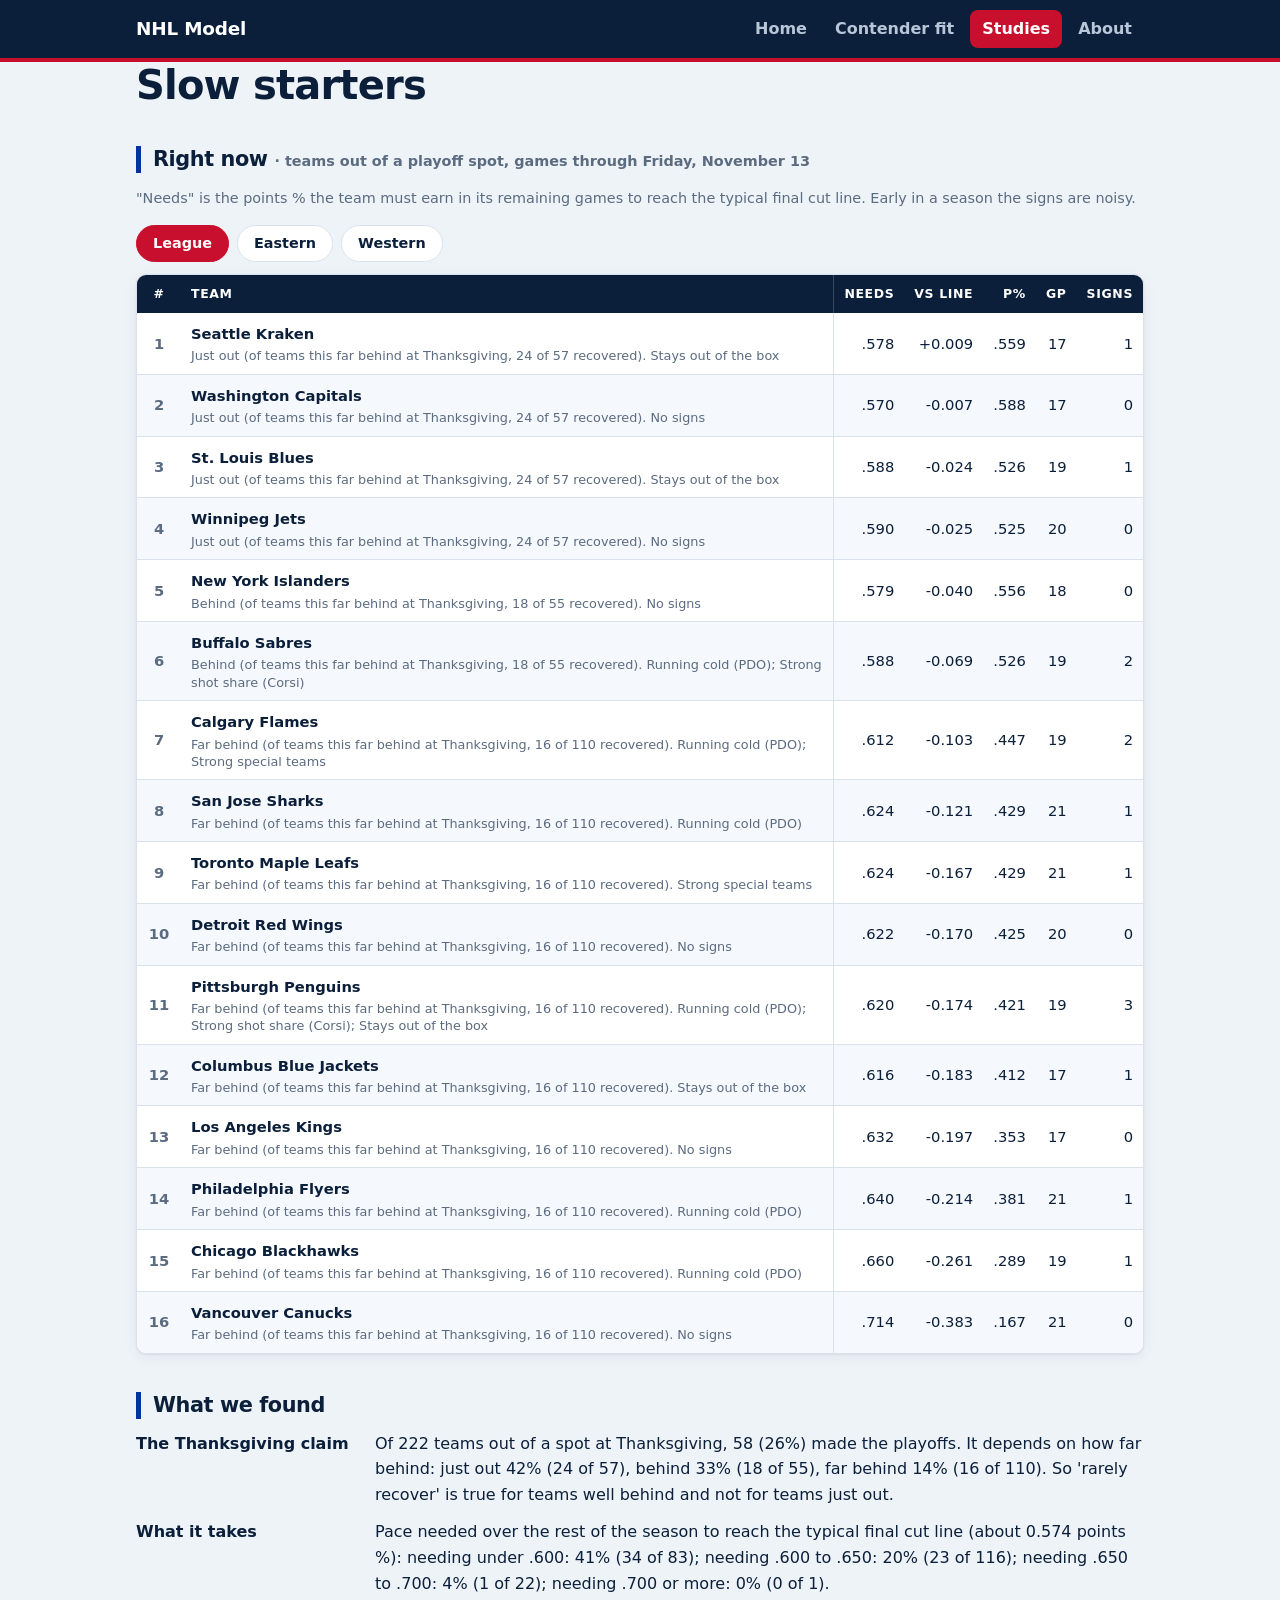
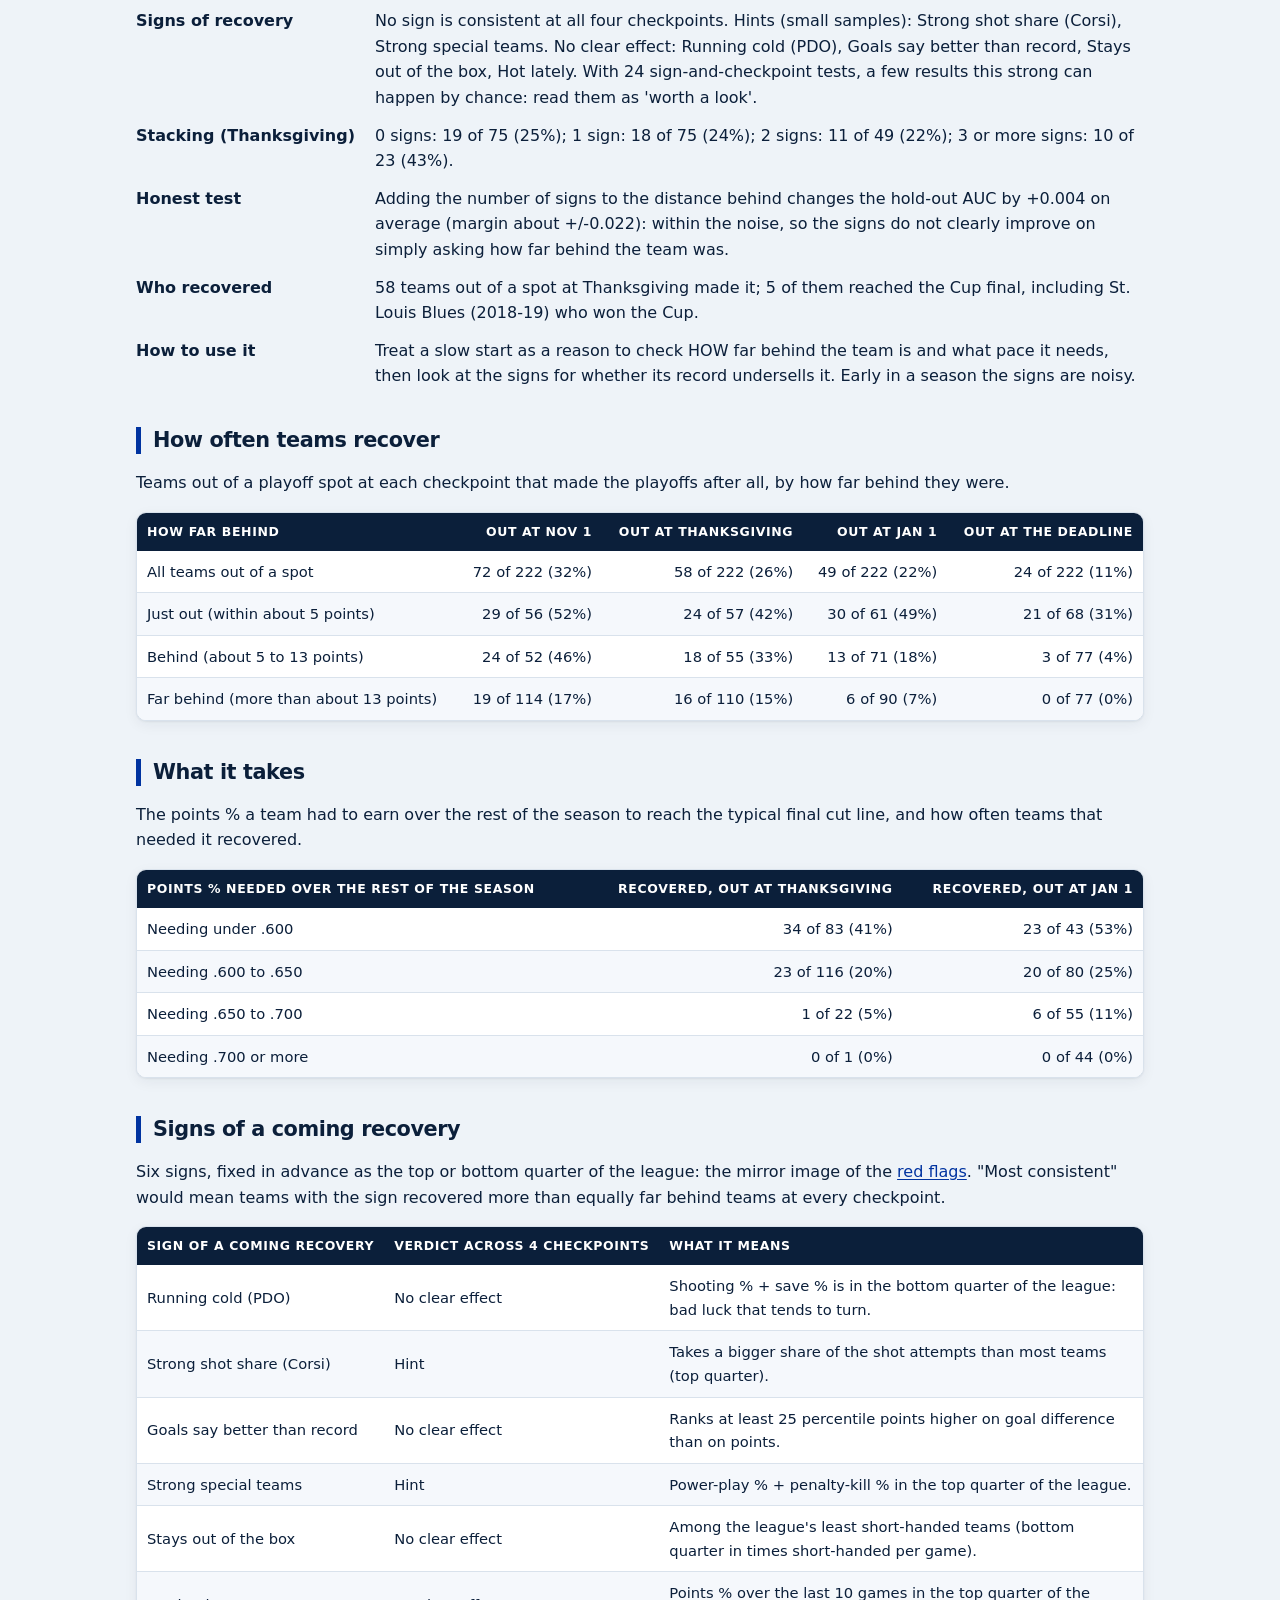
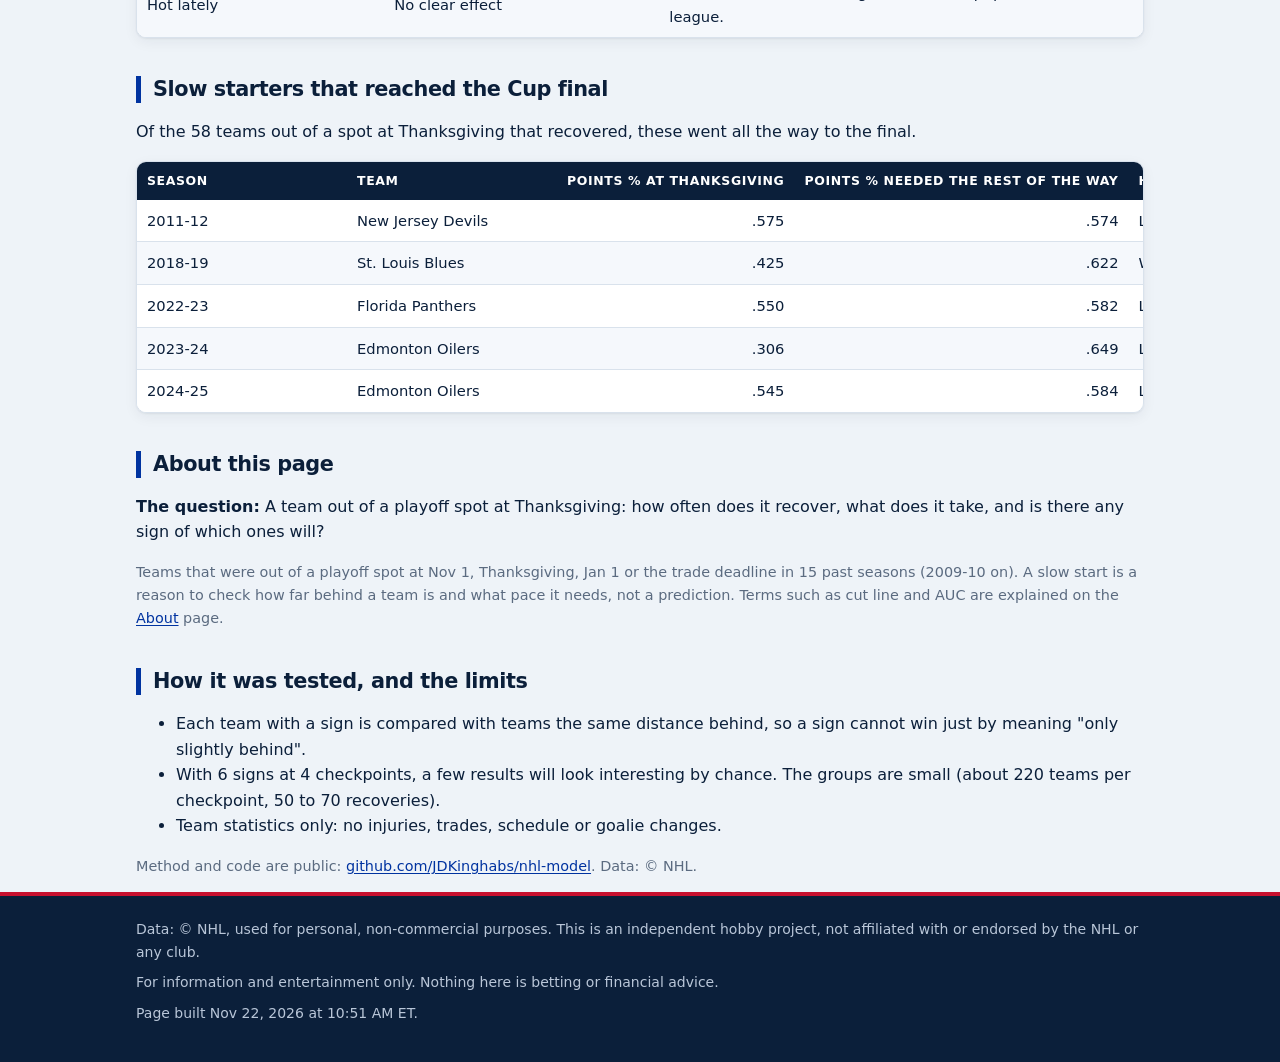
<file: docs/slow-starters.html>
<!doctype html>
<html lang="en">
<head>
<meta charset="utf-8">
<meta name="viewport" content="width=device-width, initial-scale=1">
<meta name="theme-color" content="#0b1f3a">
<meta name="color-scheme" content="light">
<title>Slow starters - NHL Model</title>
<meta name="description" content="Independent hockey analytics: who is really good, who is likely to miss the playoffs, and how teams change over a season.">
<link rel="icon" href="data:image/svg+xml,<svg xmlns='http://www.w3.org/2000/svg' viewBox='0 0 100 100'><text y='.9em' font-size='90'>🏒</text></svg>">
<link rel="stylesheet" href="style.css?v=4a2cc280">
</head>
<body>
<header class="site-header">
  <div class="wrap">
    <a class="brand" href="index.html">NHL Model</a>
    <nav><a href="index.html">Home</a><a href="contender-fit.html">Contender fit</a><a href="studies.html" aria-current="page">Studies</a><a href="about.html">About</a></nav>
  </div>
</header>
<main class="wrap">

<h1>Slow starters</h1>
<h2>Right now <span class="note">&middot; teams out of a playoff spot, games through Friday, November 13</span></h2>
<p class="note">"Needs" is the points % the team must earn in its remaining games to reach the typical final cut line. Early in a season the signs are noisy.</p>

<div class="chips" data-filter-group="slow-table" role="group" aria-label="Filter teams">
  <button type="button" data-filter="all" aria-pressed="true">League</button>
  <button type="button" data-filter="Eastern" aria-pressed="false">Eastern</button>
  <button type="button" data-filter="Western" aria-pressed="false">Western</button>
</div>
<div class="table-wrap">
<table class="sortable ranked" id="slow-table">
<thead><tr><th data-sort="num" data-first="ascending" title="Rank on this list: closest to a playoff spot first" scope="col"><button type="button">#</button></th><th class="left" data-sort="text" data-first="ascending" title="Team" scope="col"><button type="button">Team</button></th><th class="" data-sort="num" title="Points % needed in the remaining games to reach the typical final cut line" scope="col"><button type="button">Needs</button></th><th class="" data-sort="num" title="Points % compared with the weakest team in a playoff spot (negative = below it)" scope="col"><button type="button">vs line</button></th><th class="" data-sort="num" title="Points percentage" scope="col"><button type="button">P%</button></th><th class="" data-sort="num" title="Games played" scope="col"><button type="button">GP</button></th><th class="" data-sort="num" title="Number of signs of a coming recovery" scope="col"><button type="button">Signs</button></th></tr></thead>
<tbody>
<tr data-conf="Western"><td class="rank" data-v="1">1</td><td class="who left" data-v="Seattle Kraken"><strong>Seattle Kraken</strong><span class="why">Just out (of teams this far behind at Thanksgiving, 24 of 57 recovered). Stays out of the box</span></td><td data-v="0.578">.578</td><td data-v="0.009">+0.009</td><td data-v="0.559">.559</td><td data-v="17.0">17</td><td data-v="1.0">1</td></tr>
<tr data-conf="Eastern"><td class="rank" data-v="2">2</td><td class="who left" data-v="Washington Capitals"><strong>Washington Capitals</strong><span class="why">Just out (of teams this far behind at Thanksgiving, 24 of 57 recovered). No signs</span></td><td data-v="0.57">.570</td><td data-v="-0.007">-0.007</td><td data-v="0.588">.588</td><td data-v="17.0">17</td><td data-v="0.0">0</td></tr>
<tr data-conf="Western"><td class="rank" data-v="3">3</td><td class="who left" data-v="St. Louis Blues"><strong>St. Louis Blues</strong><span class="why">Just out (of teams this far behind at Thanksgiving, 24 of 57 recovered). Stays out of the box</span></td><td data-v="0.588">.588</td><td data-v="-0.024">-0.024</td><td data-v="0.526">.526</td><td data-v="19.0">19</td><td data-v="1.0">1</td></tr>
<tr data-conf="Western"><td class="rank" data-v="4">4</td><td class="who left" data-v="Winnipeg Jets"><strong>Winnipeg Jets</strong><span class="why">Just out (of teams this far behind at Thanksgiving, 24 of 57 recovered). No signs</span></td><td data-v="0.59">.590</td><td data-v="-0.025">-0.025</td><td data-v="0.525">.525</td><td data-v="20.0">20</td><td data-v="0.0">0</td></tr>
<tr data-conf="Eastern"><td class="rank" data-v="5">5</td><td class="who left" data-v="New York Islanders"><strong>New York Islanders</strong><span class="why">Behind (of teams this far behind at Thanksgiving, 18 of 55 recovered). No signs</span></td><td data-v="0.579">.579</td><td data-v="-0.04">-0.040</td><td data-v="0.556">.556</td><td data-v="18.0">18</td><td data-v="0.0">0</td></tr>
<tr data-conf="Eastern"><td class="rank" data-v="6">6</td><td class="who left" data-v="Buffalo Sabres"><strong>Buffalo Sabres</strong><span class="why">Behind (of teams this far behind at Thanksgiving, 18 of 55 recovered). Running cold (PDO); Strong shot share (Corsi)</span></td><td data-v="0.588">.588</td><td data-v="-0.069">-0.069</td><td data-v="0.526">.526</td><td data-v="19.0">19</td><td data-v="2.0">2</td></tr>
<tr data-conf="Western"><td class="rank" data-v="7">7</td><td class="who left" data-v="Calgary Flames"><strong>Calgary Flames</strong><span class="why">Far behind (of teams this far behind at Thanksgiving, 16 of 110 recovered). Running cold (PDO); Strong special teams</span></td><td data-v="0.612">.612</td><td data-v="-0.103">-0.103</td><td data-v="0.447">.447</td><td data-v="19.0">19</td><td data-v="2.0">2</td></tr>
<tr data-conf="Western"><td class="rank" data-v="8">8</td><td class="who left" data-v="San Jose Sharks"><strong>San Jose Sharks</strong><span class="why">Far behind (of teams this far behind at Thanksgiving, 16 of 110 recovered). Running cold (PDO)</span></td><td data-v="0.624">.624</td><td data-v="-0.121">-0.121</td><td data-v="0.429">.429</td><td data-v="21.0">21</td><td data-v="1.0">1</td></tr>
<tr data-conf="Eastern"><td class="rank" data-v="9">9</td><td class="who left" data-v="Toronto Maple Leafs"><strong>Toronto Maple Leafs</strong><span class="why">Far behind (of teams this far behind at Thanksgiving, 16 of 110 recovered). Strong special teams</span></td><td data-v="0.624">.624</td><td data-v="-0.167">-0.167</td><td data-v="0.429">.429</td><td data-v="21.0">21</td><td data-v="1.0">1</td></tr>
<tr data-conf="Eastern"><td class="rank" data-v="10">10</td><td class="who left" data-v="Detroit Red Wings"><strong>Detroit Red Wings</strong><span class="why">Far behind (of teams this far behind at Thanksgiving, 16 of 110 recovered). No signs</span></td><td data-v="0.622">.622</td><td data-v="-0.17">-0.170</td><td data-v="0.425">.425</td><td data-v="20.0">20</td><td data-v="0.0">0</td></tr>
<tr data-conf="Eastern"><td class="rank" data-v="11">11</td><td class="who left" data-v="Pittsburgh Penguins"><strong>Pittsburgh Penguins</strong><span class="why">Far behind (of teams this far behind at Thanksgiving, 16 of 110 recovered). Running cold (PDO); Strong shot share (Corsi); Stays out of the box</span></td><td data-v="0.62">.620</td><td data-v="-0.174">-0.174</td><td data-v="0.421">.421</td><td data-v="19.0">19</td><td data-v="3.0">3</td></tr>
<tr data-conf="Eastern"><td class="rank" data-v="12">12</td><td class="who left" data-v="Columbus Blue Jackets"><strong>Columbus Blue Jackets</strong><span class="why">Far behind (of teams this far behind at Thanksgiving, 16 of 110 recovered). Stays out of the box</span></td><td data-v="0.616">.616</td><td data-v="-0.183">-0.183</td><td data-v="0.412">.412</td><td data-v="17.0">17</td><td data-v="1.0">1</td></tr>
<tr data-conf="Western"><td class="rank" data-v="13">13</td><td class="who left" data-v="Los Angeles Kings"><strong>Los Angeles Kings</strong><span class="why">Far behind (of teams this far behind at Thanksgiving, 16 of 110 recovered). No signs</span></td><td data-v="0.632">.632</td><td data-v="-0.197">-0.197</td><td data-v="0.353">.353</td><td data-v="17.0">17</td><td data-v="0.0">0</td></tr>
<tr data-conf="Eastern"><td class="rank" data-v="14">14</td><td class="who left" data-v="Philadelphia Flyers"><strong>Philadelphia Flyers</strong><span class="why">Far behind (of teams this far behind at Thanksgiving, 16 of 110 recovered). Running cold (PDO)</span></td><td data-v="0.64">.640</td><td data-v="-0.214">-0.214</td><td data-v="0.381">.381</td><td data-v="21.0">21</td><td data-v="1.0">1</td></tr>
<tr data-conf="Western"><td class="rank" data-v="15">15</td><td class="who left" data-v="Chicago Blackhawks"><strong>Chicago Blackhawks</strong><span class="why">Far behind (of teams this far behind at Thanksgiving, 16 of 110 recovered). Running cold (PDO)</span></td><td data-v="0.66">.660</td><td data-v="-0.261">-0.261</td><td data-v="0.289">.289</td><td data-v="19.0">19</td><td data-v="1.0">1</td></tr>
<tr data-conf="Western"><td class="rank" data-v="16">16</td><td class="who left" data-v="Vancouver Canucks"><strong>Vancouver Canucks</strong><span class="why">Far behind (of teams this far behind at Thanksgiving, 16 of 110 recovered). No signs</span></td><td data-v="0.714">.714</td><td data-v="-0.383">-0.383</td><td data-v="0.167">.167</td><td data-v="21.0">21</td><td data-v="0.0">0</td></tr>
</tbody>
</table>
</div>

<h2>What we found</h2>
<dl class='verdict'><dt>The Thanksgiving claim</dt><dd>Of 222 teams out of a spot at Thanksgiving, 58 (26%) made the playoffs. It depends on how far behind: just out 42% (24 of 57), behind 33% (18 of 55), far behind 14% (16 of 110). So &#x27;rarely recover&#x27; is true for teams well behind and not for teams just out.</dd><dt>What it takes</dt><dd>Pace needed over the rest of the season to reach the typical final cut line (about 0.574 points %): needing under .600: 41% (34 of 83); needing .600 to .650: 20% (23 of 116); needing .650 to .700: 4% (1 of 22); needing .700 or more: 0% (0 of 1).</dd><dt>Signs of recovery</dt><dd>No sign is consistent at all four checkpoints. Hints (small samples): Strong shot share (Corsi), Strong special teams. No clear effect: Running cold (PDO), Goals say better than record, Stays out of the box, Hot lately. With 24 sign-and-checkpoint tests, a few results this strong can happen by chance: read them as &#x27;worth a look&#x27;.</dd><dt>Stacking (Thanksgiving)</dt><dd>0 signs: 19 of 75 (25%); 1 sign: 18 of 75 (24%); 2 signs: 11 of 49 (22%); 3 or more signs: 10 of 23 (43%).</dd><dt>Honest test</dt><dd>Adding the number of signs to the distance behind changes the hold-out AUC by +0.004 on average (margin about +/-0.022): within the noise, so the signs do not clearly improve on simply asking how far behind the team was.</dd><dt>Who recovered</dt><dd>58 teams out of a spot at Thanksgiving made it; 5 of them reached the Cup final, including St. Louis Blues (2018-19) who won the Cup.</dd><dt>How to use it</dt><dd>Treat a slow start as a reason to check HOW far behind the team is and what pace it needs, then look at the signs for whether its record undersells it. Early in a season the signs are noisy.</dd></dl>

<h2>How often teams recover</h2>
<p>Teams out of a playoff spot at each checkpoint that made the playoffs after all, by how far behind they were.</p>
<div class="table-wrap"><table><thead><tr><th class="left" scope="col">How far behind</th><th class="" scope="col">Out at Nov 1</th><th class="" scope="col">Out at Thanksgiving</th><th class="" scope="col">Out at Jan 1</th><th class="" scope="col">Out at the deadline</th></tr></thead><tbody><tr><td class="who left">All teams out of a spot</td><td class="">72 of 222 (32%)</td><td class="">58 of 222 (26%)</td><td class="">49 of 222 (22%)</td><td class="">24 of 222 (11%)</td></tr><tr><td class="who left">Just out (within about 5 points)</td><td class="">29 of 56 (52%)</td><td class="">24 of 57 (42%)</td><td class="">30 of 61 (49%)</td><td class="">21 of 68 (31%)</td></tr><tr><td class="who left">Behind (about 5 to 13 points)</td><td class="">24 of 52 (46%)</td><td class="">18 of 55 (33%)</td><td class="">13 of 71 (18%)</td><td class="">3 of 77 (4%)</td></tr><tr><td class="who left">Far behind (more than about 13 points)</td><td class="">19 of 114 (17%)</td><td class="">16 of 110 (15%)</td><td class="">6 of 90 (7%)</td><td class="">0 of 77 (0%)</td></tr></tbody></table></div>

<h2>What it takes</h2>
<p>The points % a team had to earn over the rest of the season to reach the typical final cut line, and how often teams that needed it recovered.</p>
<div class="table-wrap"><table><thead><tr><th class="left" scope="col">Points % needed over the rest of the season</th><th class="" scope="col">Recovered, out at Thanksgiving</th><th class="" scope="col">Recovered, out at Jan 1</th></tr></thead><tbody><tr><td class="who left">Needing under .600</td><td class="">34 of 83 (41%)</td><td class="">23 of 43 (53%)</td></tr><tr><td class="who left">Needing .600 to .650</td><td class="">23 of 116 (20%)</td><td class="">20 of 80 (25%)</td></tr><tr><td class="who left">Needing .650 to .700</td><td class="">1 of 22 (5%)</td><td class="">6 of 55 (11%)</td></tr><tr><td class="who left">Needing .700 or more</td><td class="">0 of 1 (0%)</td><td class="">0 of 44 (0%)</td></tr></tbody></table></div>

<h2>Signs of a coming recovery</h2>
<p>Six signs, fixed in advance as the top or bottom quarter of the league: the mirror image of the <a href="red-flags.html">red flags</a>.
"Most consistent" would mean teams with the sign recovered more than equally far behind teams at every checkpoint.</p>
<div class="table-wrap"><table><thead><tr><th class="left" scope="col">Sign of a coming recovery</th><th class="left" scope="col">Verdict across 4 checkpoints</th><th class="left" scope="col">What it means</th></tr></thead><tbody><tr><td class="who left">Running cold (PDO)</td><td class="who left">No clear effect</td><td class="who left">Shooting % + save % is in the bottom quarter of the league: bad luck that tends to turn.</td></tr><tr><td class="who left">Strong shot share (Corsi)</td><td class="who left">Hint</td><td class="who left">Takes a bigger share of the shot attempts than most teams (top quarter).</td></tr><tr><td class="who left">Goals say better than record</td><td class="who left">No clear effect</td><td class="who left">Ranks at least 25 percentile points higher on goal difference than on points.</td></tr><tr><td class="who left">Strong special teams</td><td class="who left">Hint</td><td class="who left">Power-play % + penalty-kill % in the top quarter of the league.</td></tr><tr><td class="who left">Stays out of the box</td><td class="who left">No clear effect</td><td class="who left">Among the league&#x27;s least short-handed teams (bottom quarter in times short-handed per game).</td></tr><tr><td class="who left">Hot lately</td><td class="who left">No clear effect</td><td class="who left">Points % over the last 10 games in the top quarter of the league.</td></tr></tbody></table></div>

<h2>Slow starters that reached the Cup final</h2>
<p>Of the 58 teams out of a spot at Thanksgiving that recovered, these went all the way to the final.</p>
<div class="table-wrap"><table><thead><tr><th class="left" scope="col">Season</th><th class="left" scope="col">Team</th><th class="" scope="col">Points % at Thanksgiving</th><th class="" scope="col">Points % needed the rest of the way</th><th class="left" scope="col">How the season ended</th></tr></thead><tbody><tr><td class="who left">2011-12</td><td class="who left">New Jersey Devils</td><td class="">.575</td><td class="">.574</td><td class="who left">Lost Cup final</td></tr><tr><td class="who left">2018-19</td><td class="who left">St. Louis Blues</td><td class="">.425</td><td class="">.622</td><td class="who left">Won Cup</td></tr><tr><td class="who left">2022-23</td><td class="who left">Florida Panthers</td><td class="">.550</td><td class="">.582</td><td class="who left">Lost Cup final</td></tr><tr><td class="who left">2023-24</td><td class="who left">Edmonton Oilers</td><td class="">.306</td><td class="">.649</td><td class="who left">Lost Cup final</td></tr><tr><td class="who left">2024-25</td><td class="who left">Edmonton Oilers</td><td class="">.545</td><td class="">.584</td><td class="who left">Lost Cup final</td></tr></tbody></table></div>


<h2>About this page</h2>
<p><strong>The question:</strong> A team out of a playoff spot at Thanksgiving: how often does it recover, what does it take, and is there any sign of which ones will?</p>
<p class="note">Teams that were out of a playoff spot at Nov 1, Thanksgiving, Jan 1 or the trade deadline in 15 past seasons (2009-10 on).
A slow start is a reason to check how far behind a team is and what pace it needs, not a prediction. Terms such as cut line and AUC are explained on the <a href="about.html">About</a> page.</p>

<h2>How it was tested, and the limits</h2>
<ul>
  <li>Each team with a sign is compared with teams the same distance behind, so a sign cannot win just by meaning "only slightly behind".</li>
  <li>With 6 signs at 4 checkpoints, a few results will look interesting by chance. The groups are small (about 220 teams per checkpoint, 50 to 70 recoveries).</li>
  <li>Team statistics only: no injuries, trades, schedule or goalie changes.</li>
</ul>
<p class="note">Method and code are public: <a href="https://github.com/JDKinghabs/nhl-model">github.com/JDKinghabs/nhl-model</a>. Data: &copy; NHL.</p>

</main>
<footer class="site-footer">
  <div class="wrap">
    <p>Data: &copy; NHL, used for personal, non-commercial purposes. This is an independent hobby project, not affiliated with or endorsed by the NHL or any club.</p>
    <p>For information and entertainment only. Nothing here is betting or financial advice.</p>
    <p>Page built Nov 22, 2026 at 10:51 AM ET.</p>
  </div>
</footer>
<script src="site.js?v=4a2cc280"></script>
</body>
</html>
</file>
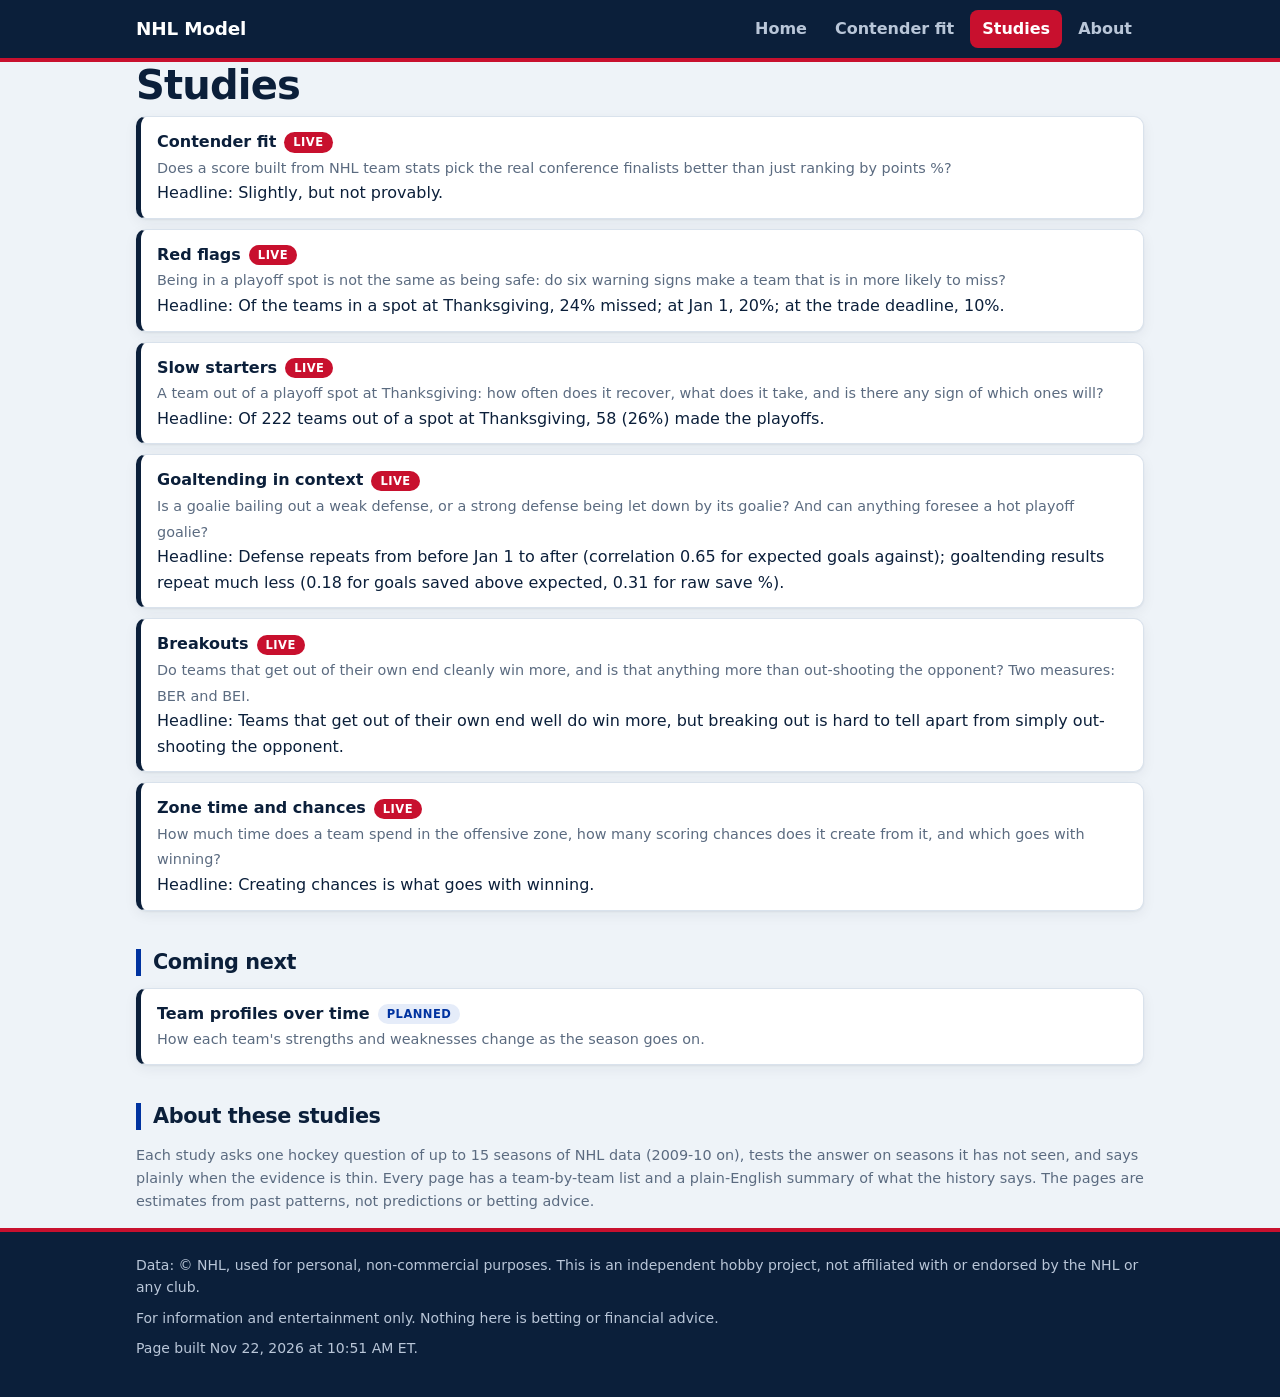
<file: docs/studies.html>
<!doctype html>
<html lang="en">
<head>
<meta charset="utf-8">
<meta name="viewport" content="width=device-width, initial-scale=1">
<meta name="theme-color" content="#0b1f3a">
<meta name="color-scheme" content="light">
<title>Studies - NHL Model</title>
<meta name="description" content="Independent hockey analytics: who is really good, who is likely to miss the playoffs, and how teams change over a season.">
<link rel="icon" href="data:image/svg+xml,<svg xmlns='http://www.w3.org/2000/svg' viewBox='0 0 100 100'><text y='.9em' font-size='90'>🏒</text></svg>">
<link rel="stylesheet" href="style.css?v=4a2cc280">
</head>
<body>
<header class="site-header">
  <div class="wrap">
    <a class="brand" href="index.html">NHL Model</a>
    <nav><a href="index.html">Home</a><a href="contender-fit.html">Contender fit</a><a href="studies.html" aria-current="page">Studies</a><a href="about.html">About</a></nav>
  </div>
</header>
<main class="wrap">

<h1>Studies</h1>
<ul class="roadmap"><li><strong><a href="contender-fit.html">Contender fit</a></strong><span class="tag live">Live</span><br><span class="note">Does a score built from NHL team stats pick the real conference finalists better than just ranking by points %?</span><br><span>Headline: Slightly, but not provably.</span></li><li><strong><a href="red-flags.html">Red flags</a></strong><span class="tag live">Live</span><br><span class="note">Being in a playoff spot is not the same as being safe: do six warning signs make a team that is in more likely to miss?</span><br><span>Headline: Of the teams in a spot at Thanksgiving, 24% missed; at Jan 1, 20%; at the trade deadline, 10%.</span></li><li><strong><a href="slow-starters.html">Slow starters</a></strong><span class="tag live">Live</span><br><span class="note">A team out of a playoff spot at Thanksgiving: how often does it recover, what does it take, and is there any sign of which ones will?</span><br><span>Headline: Of 222 teams out of a spot at Thanksgiving, 58 (26%) made the playoffs.</span></li><li><strong><a href="goaltending.html">Goaltending in context</a></strong><span class="tag live">Live</span><br><span class="note">Is a goalie bailing out a weak defense, or a strong defense being let down by its goalie? And can anything foresee a hot playoff goalie?</span><br><span>Headline: Defense repeats from before Jan 1 to after (correlation 0.65 for expected goals against); goaltending results repeat much less (0.18 for goals saved above expected, 0.31 for raw save %).</span></li><li><strong><a href="breakouts.html">Breakouts</a></strong><span class="tag live">Live</span><br><span class="note">Do teams that get out of their own end cleanly win more, and is that anything more than out-shooting the opponent? Two measures: BER and BEI.</span><br><span>Headline: Teams that get out of their own end well do win more, but breaking out is hard to tell apart from simply out-shooting the opponent.</span></li><li><strong><a href="zone-chances.html">Zone time and chances</a></strong><span class="tag live">Live</span><br><span class="note">How much time does a team spend in the offensive zone, how many scoring chances does it create from it, and which goes with winning?</span><br><span>Headline: Creating chances is what goes with winning.</span></li></ul>
<h2>Coming next</h2>
<ul class="roadmap">
  <li><strong>Team profiles over time</strong><span class="tag">Planned</span><br><span class="note">How each team's strengths and weaknesses change as the season goes on.</span></li>
</ul>
<h2>About these studies</h2>
<p class="note">Each study asks one hockey question of up to 15 seasons of NHL data (2009-10 on), tests the answer on seasons it has not seen,
and says plainly when the evidence is thin. Every page has a team-by-team list and a plain-English summary of what the history says.
The pages are estimates from past patterns, not predictions or betting advice.</p>

</main>
<footer class="site-footer">
  <div class="wrap">
    <p>Data: &copy; NHL, used for personal, non-commercial purposes. This is an independent hobby project, not affiliated with or endorsed by the NHL or any club.</p>
    <p>For information and entertainment only. Nothing here is betting or financial advice.</p>
    <p>Page built Nov 22, 2026 at 10:51 AM ET.</p>
  </div>
</footer>
<script src="site.js?v=4a2cc280"></script>
</body>
</html>
</file>
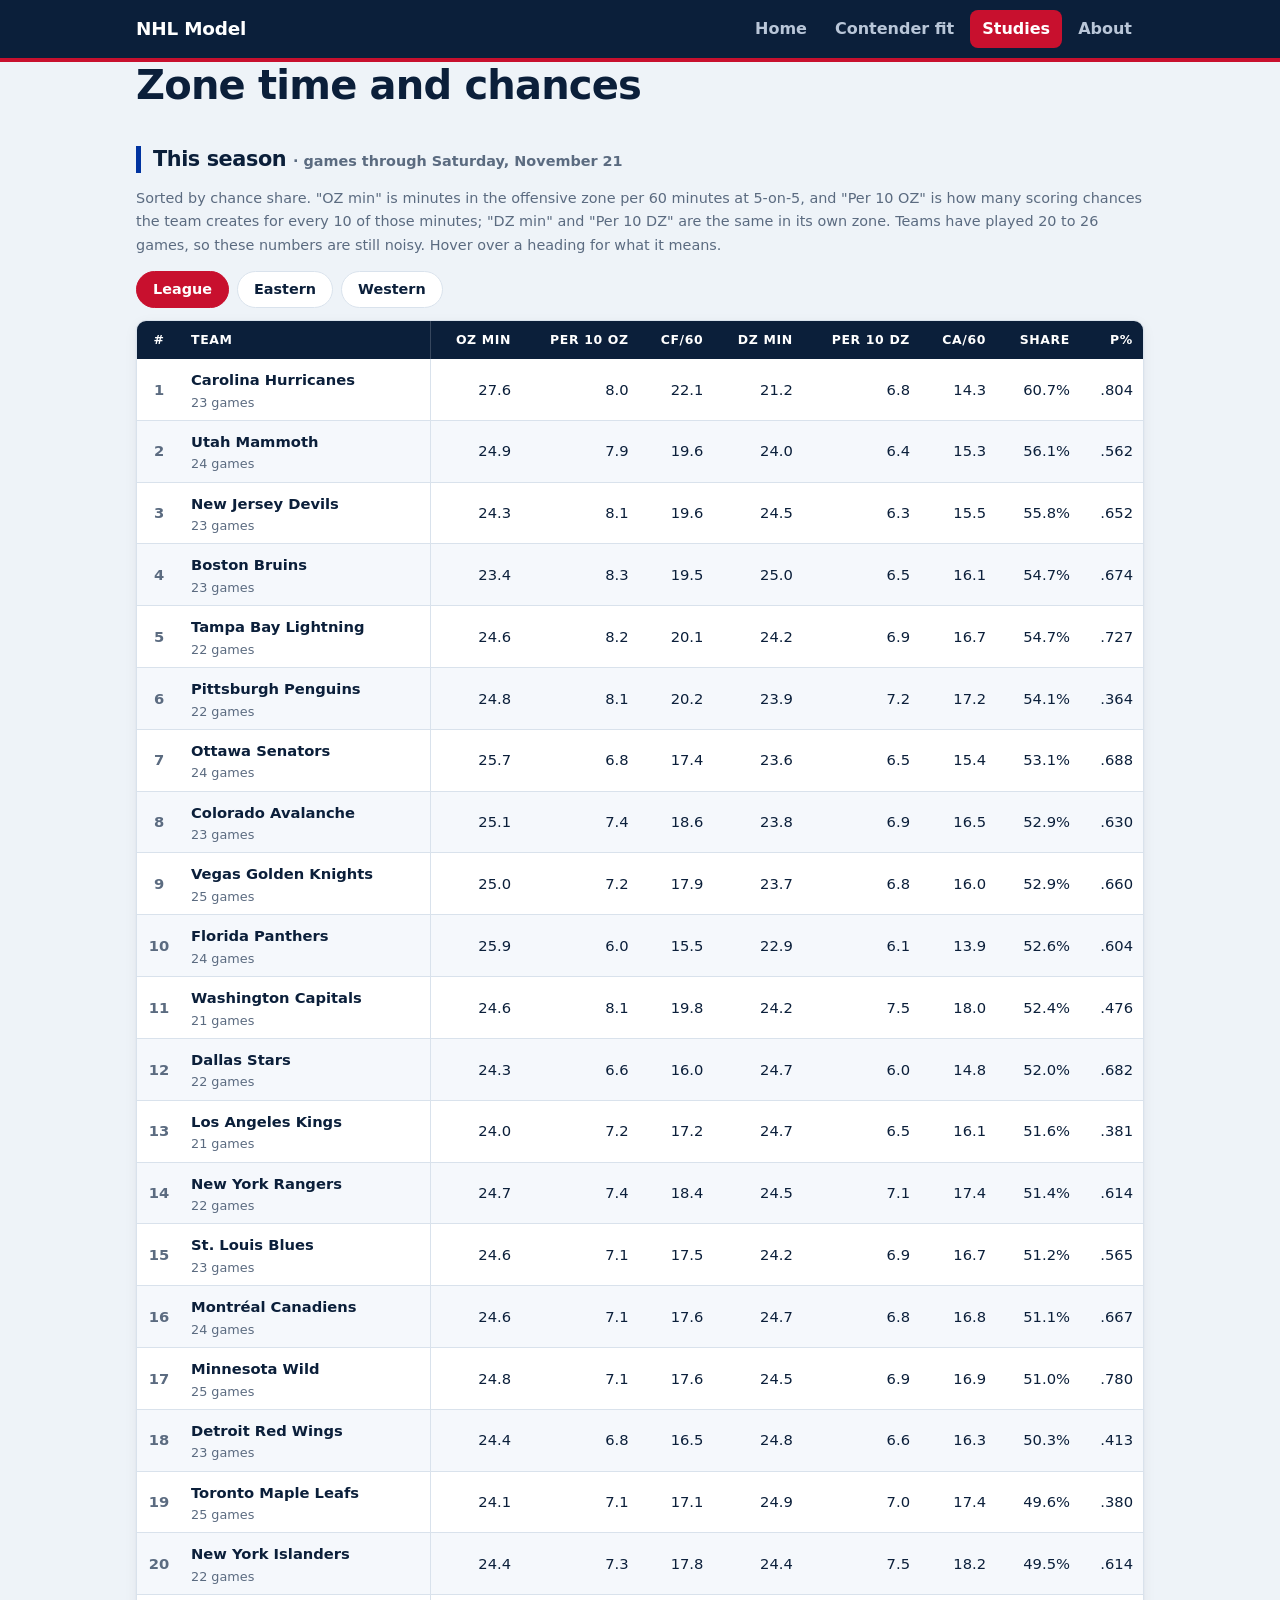
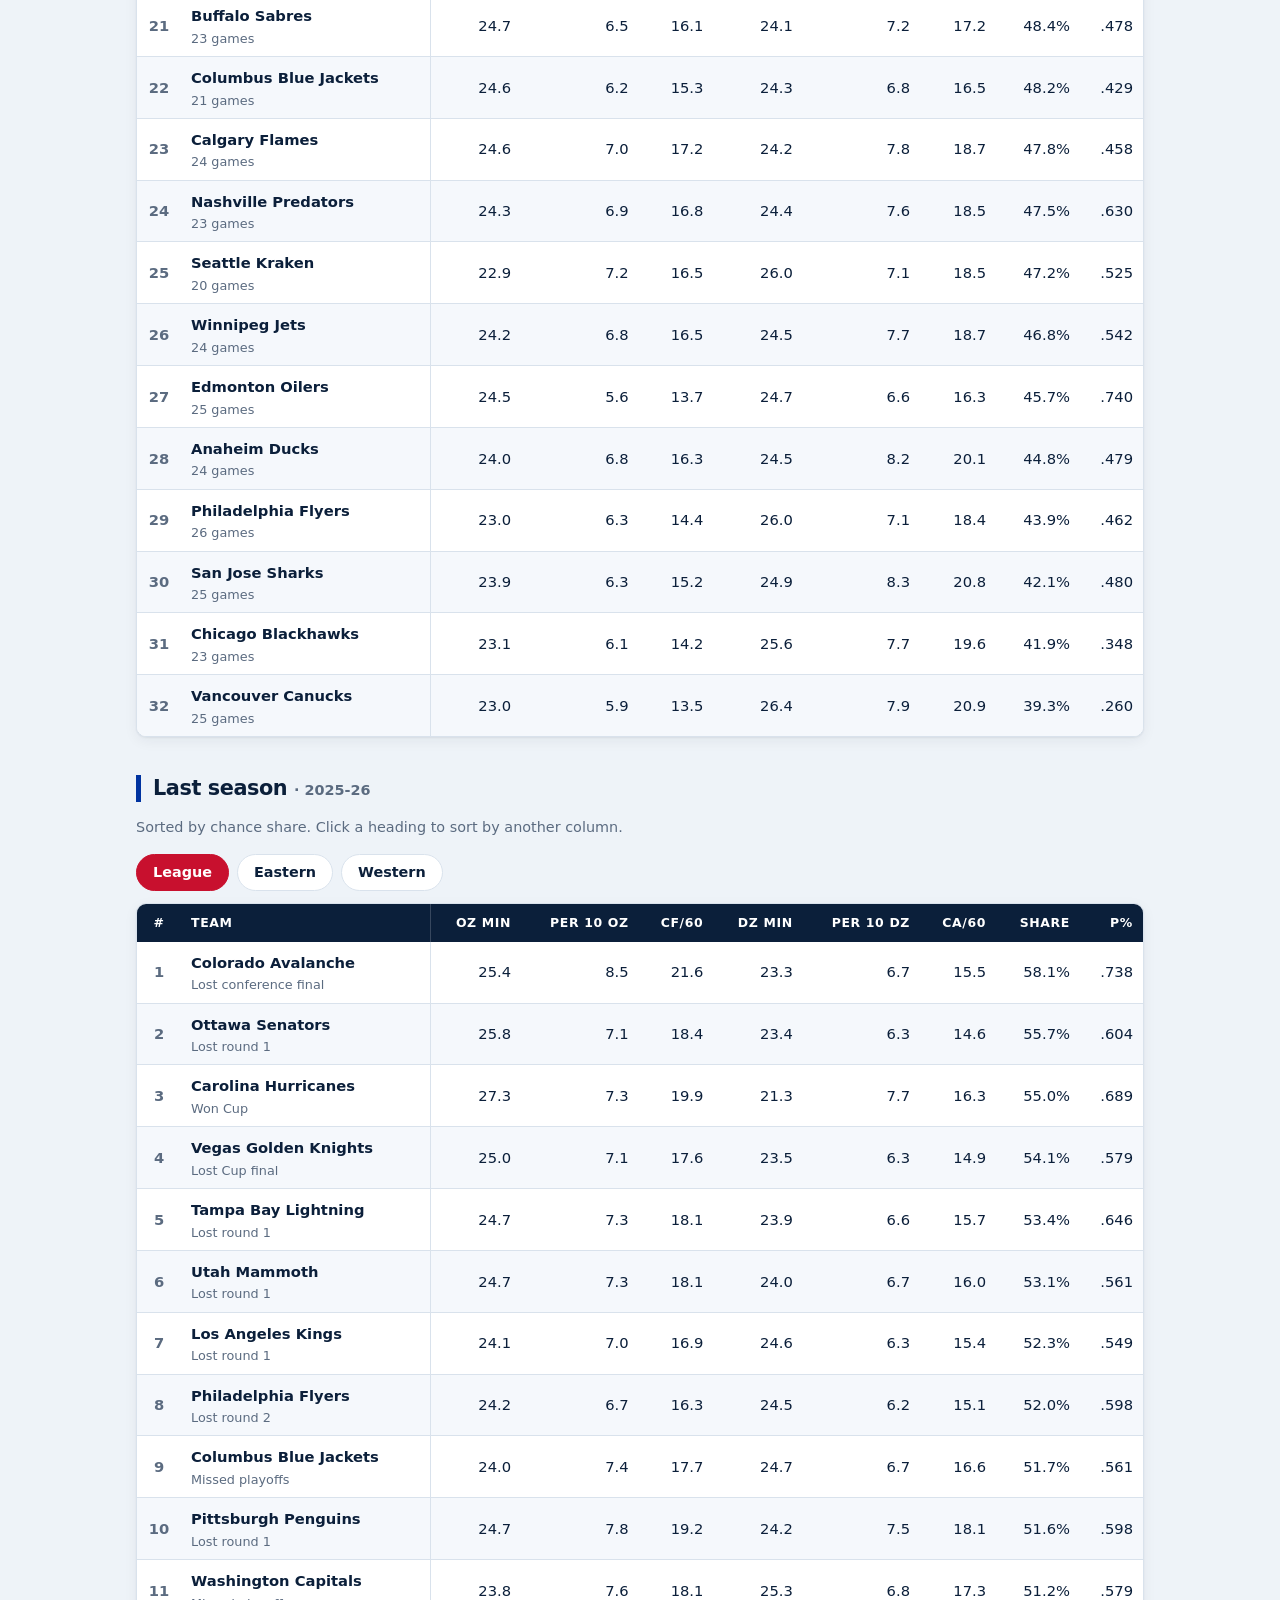
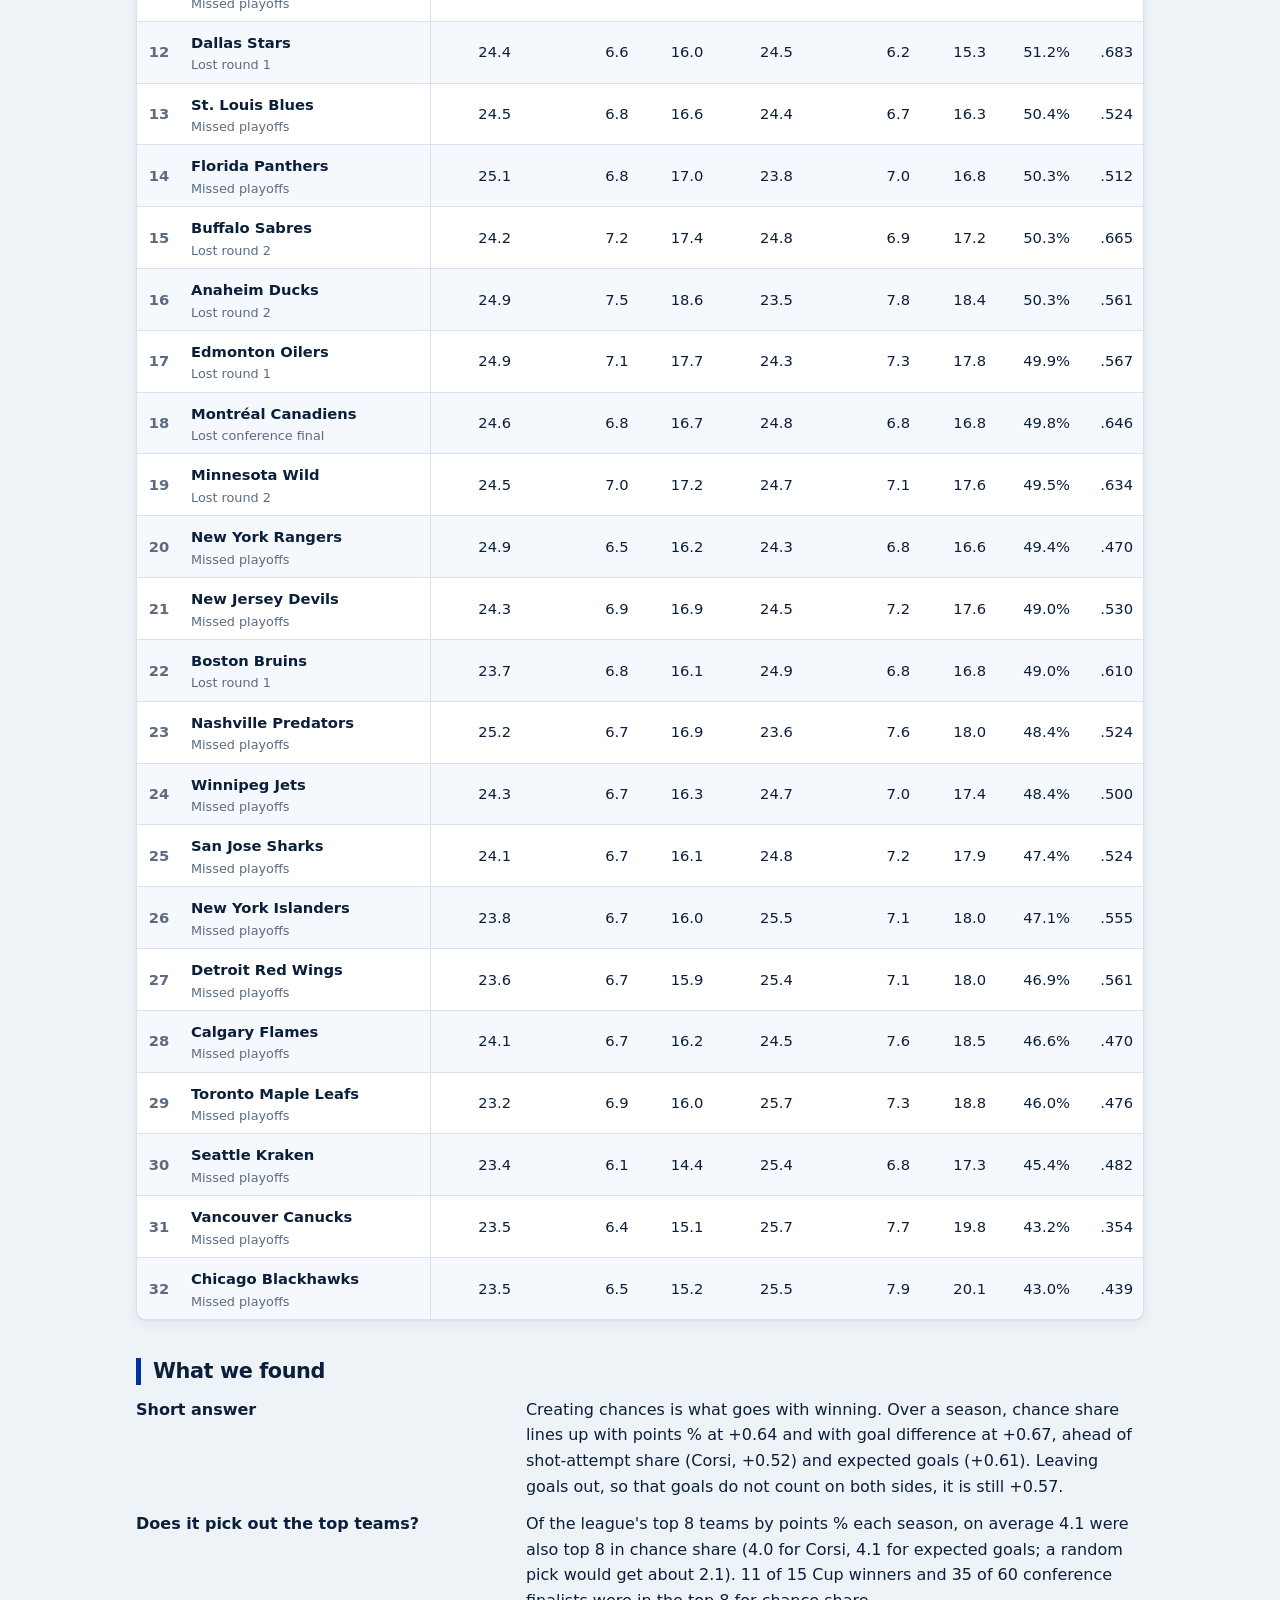
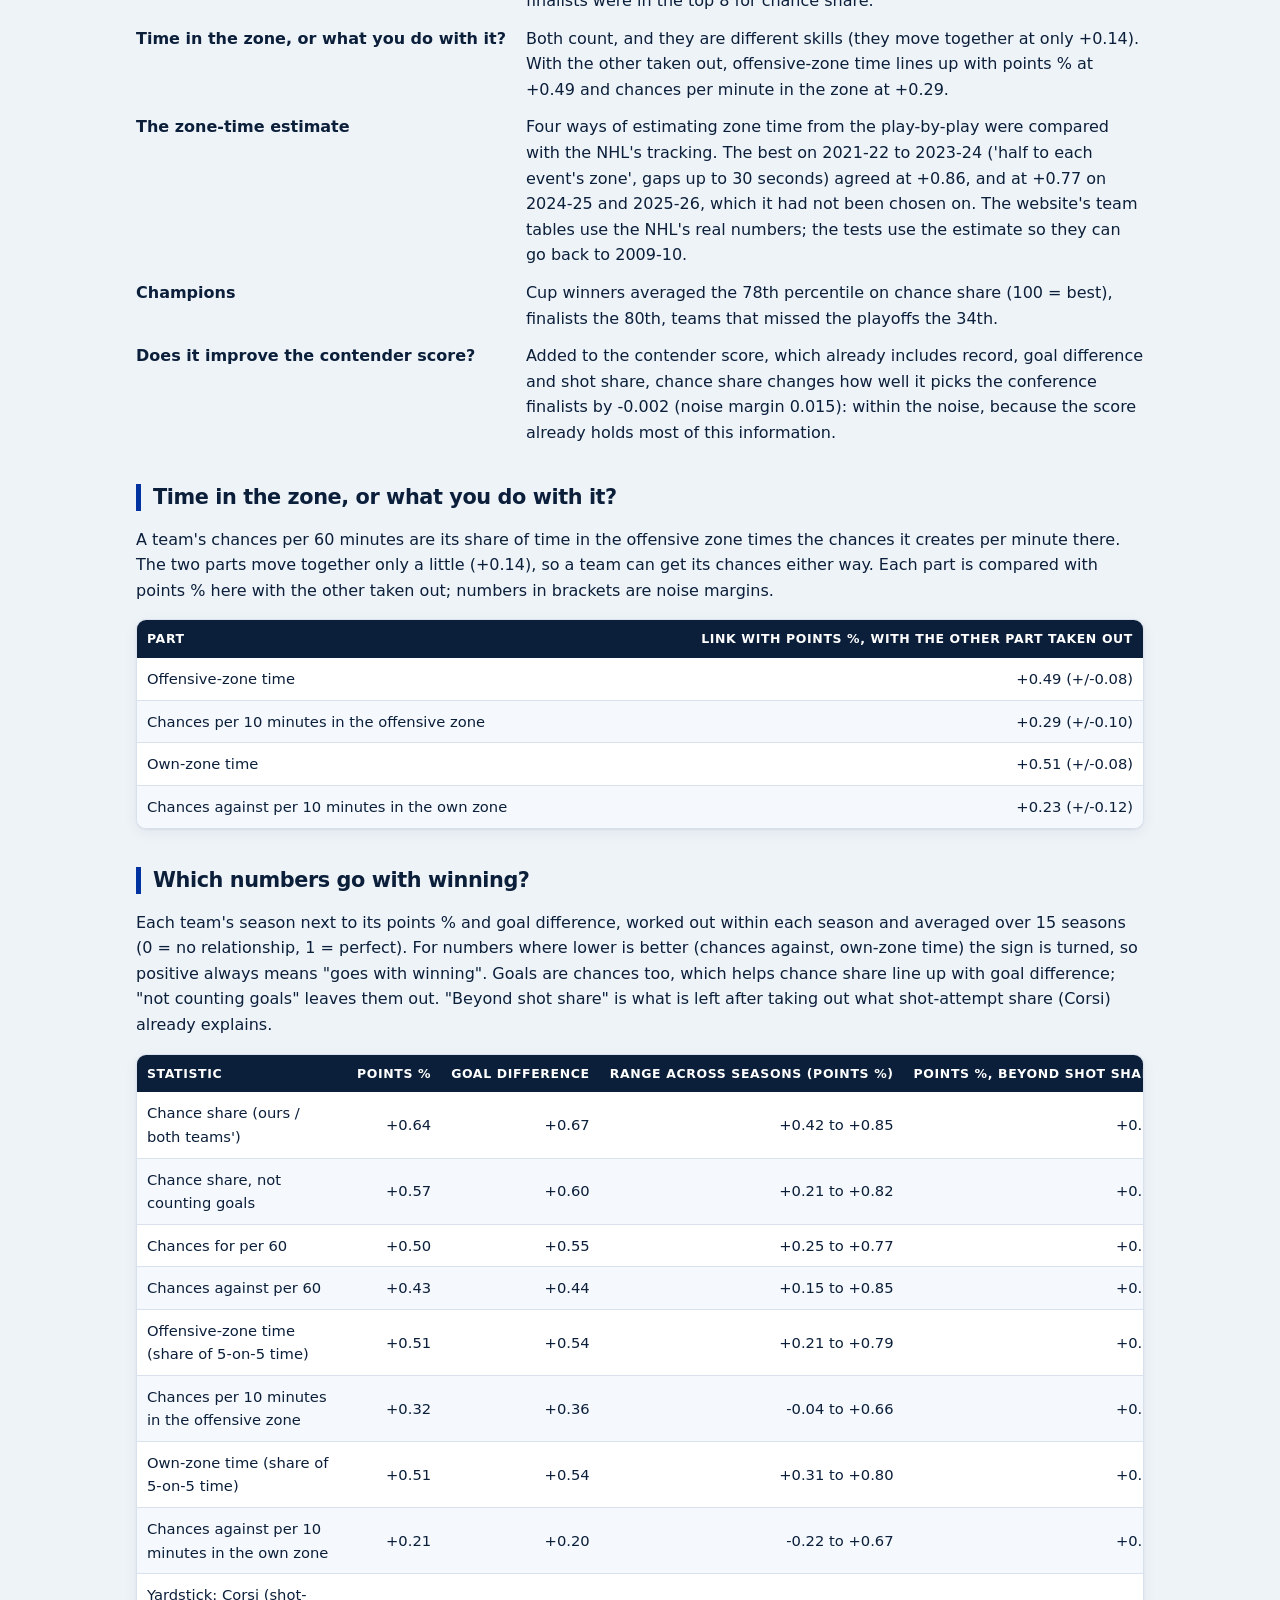
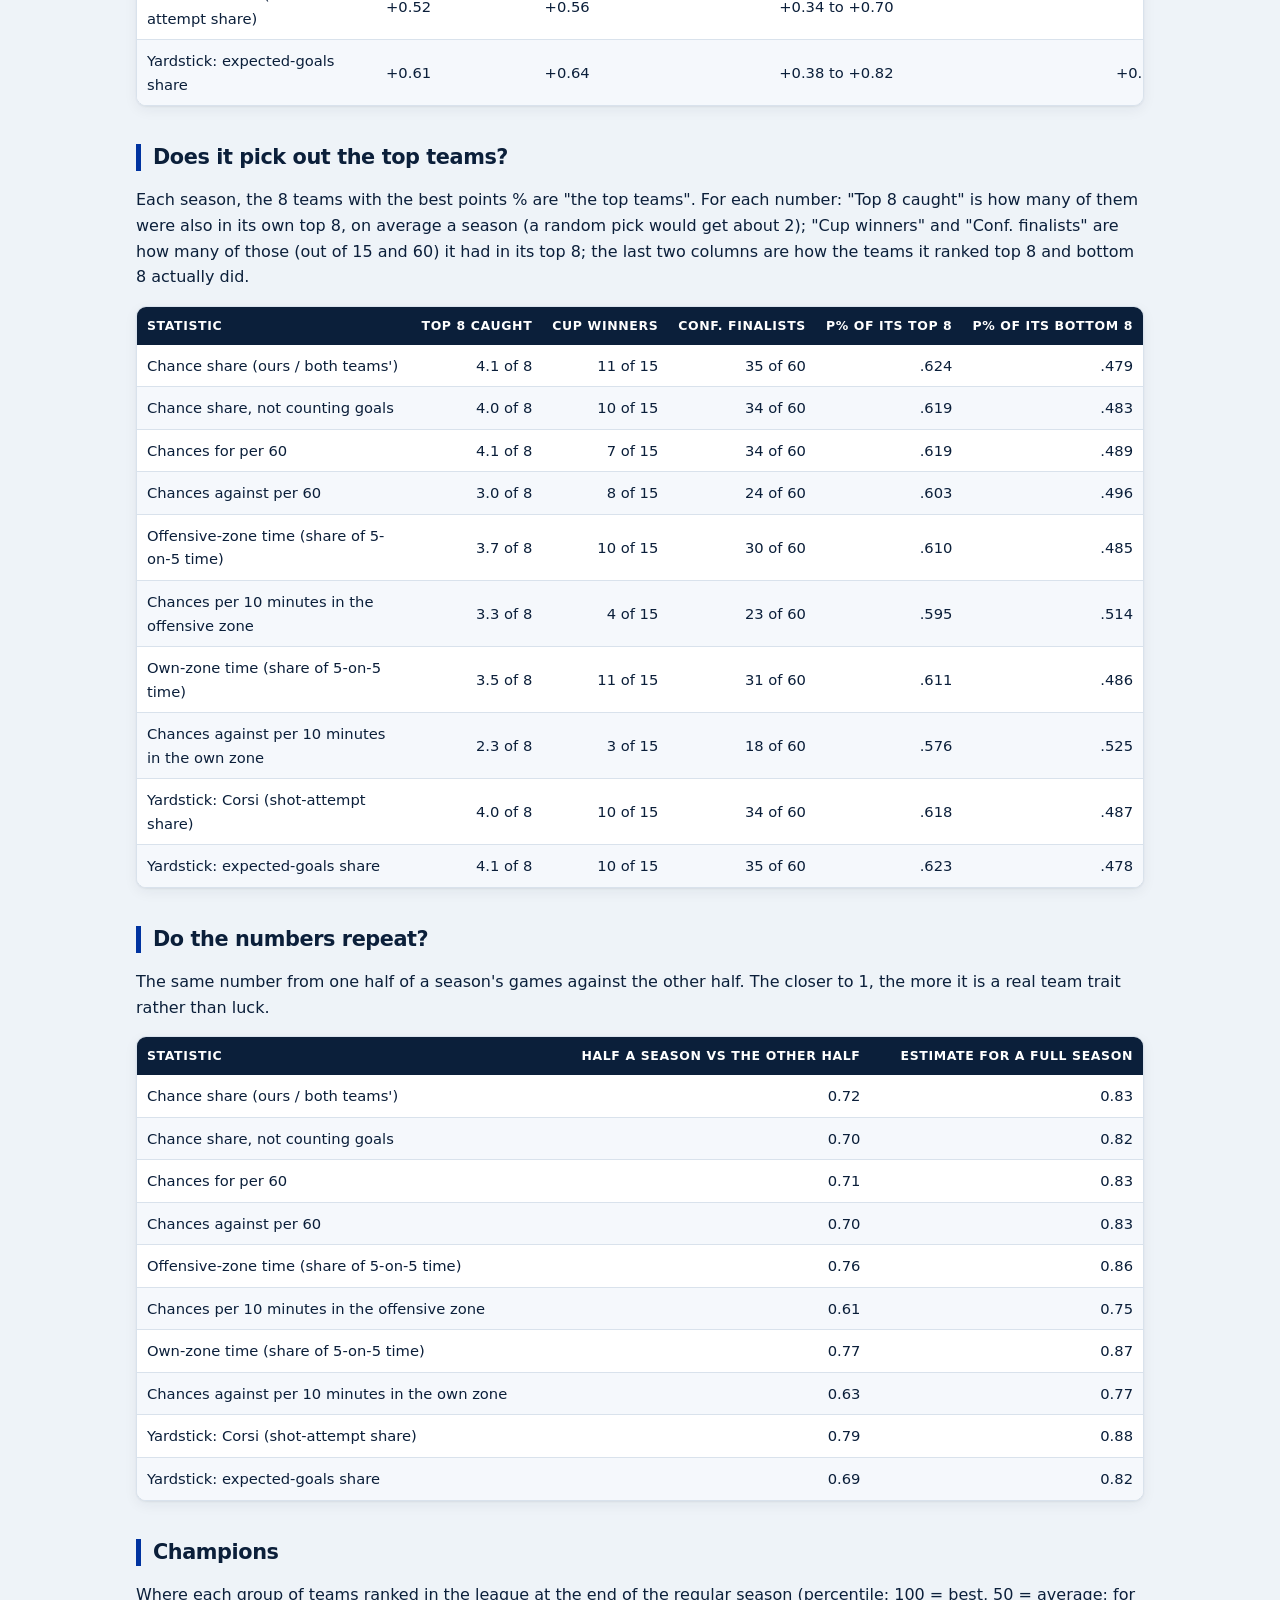
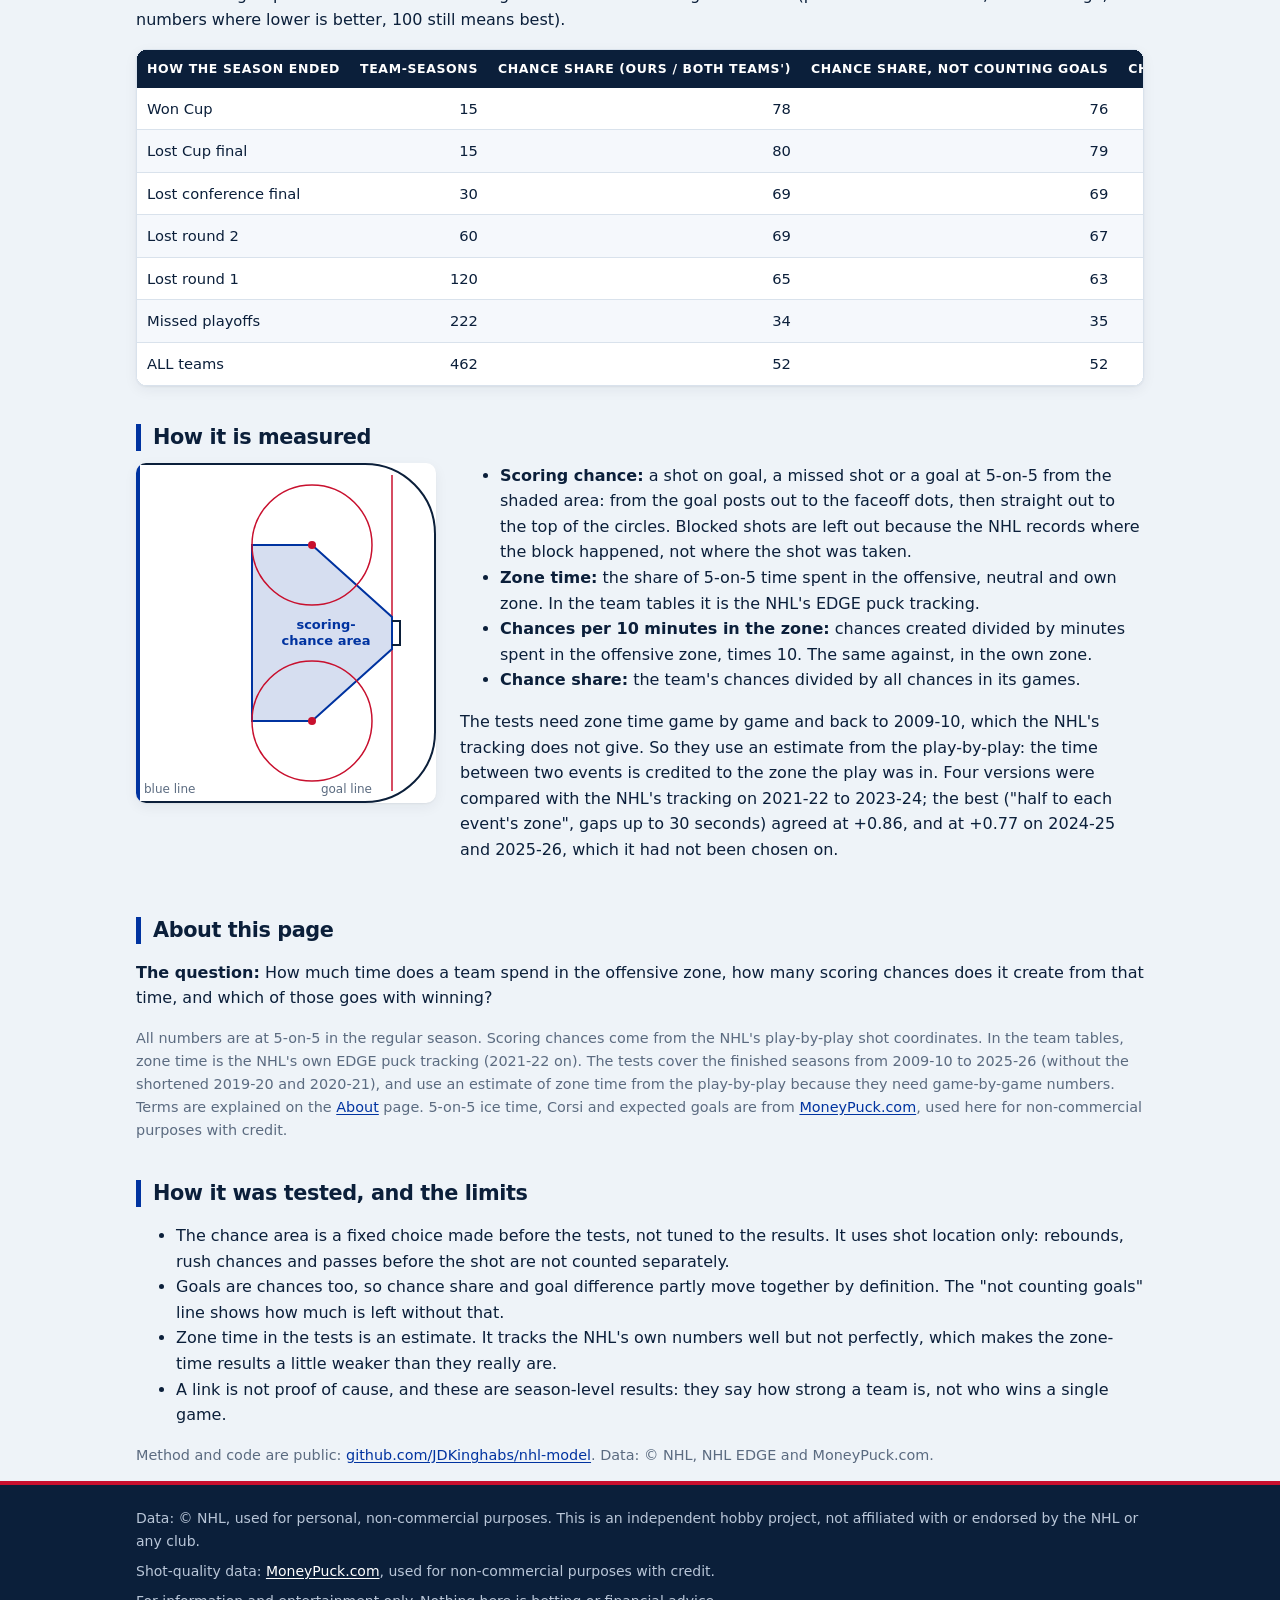
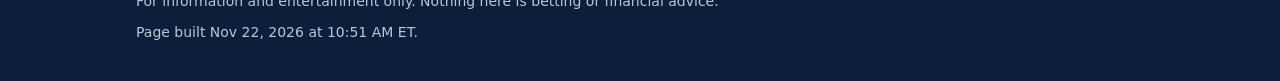
<file: docs/zone-chances.html>
<!doctype html>
<html lang="en">
<head>
<meta charset="utf-8">
<meta name="viewport" content="width=device-width, initial-scale=1">
<meta name="theme-color" content="#0b1f3a">
<meta name="color-scheme" content="light">
<title>Zone time and chances - NHL Model</title>
<meta name="description" content="Independent hockey analytics: who is really good, who is likely to miss the playoffs, and how teams change over a season.">
<link rel="icon" href="data:image/svg+xml,<svg xmlns='http://www.w3.org/2000/svg' viewBox='0 0 100 100'><text y='.9em' font-size='90'>🏒</text></svg>">
<link rel="stylesheet" href="style.css?v=4a2cc280">
</head>
<body>
<header class="site-header">
  <div class="wrap">
    <a class="brand" href="index.html">NHL Model</a>
    <nav><a href="index.html">Home</a><a href="contender-fit.html">Contender fit</a><a href="studies.html" aria-current="page">Studies</a><a href="about.html">About</a></nav>
  </div>
</header>
<main class="wrap">

<h1>Zone time and chances</h1>
<h2>This season <span class="note">&middot; games through Saturday, November 21</span></h2>
<p class="note">Sorted by chance share. "OZ min" is minutes in the offensive zone per 60 minutes at 5-on-5, and "Per 10 OZ" is how many scoring chances the team creates
for every 10 of those minutes; "DZ min" and "Per 10 DZ" are the same in its own zone. Teams have played 20 to 26 games,
so these numbers are still noisy. Hover over a heading for what it means.</p>

<div class="chips" data-filter-group="zone-now" role="group" aria-label="Filter teams">
  <button type="button" data-filter="all" aria-pressed="true">League</button>
  <button type="button" data-filter="Eastern" aria-pressed="false">Eastern</button>
  <button type="button" data-filter="Western" aria-pressed="false">Western</button>
</div>
<div class="table-wrap">
<table class="sortable ranked" id="zone-now">
<thead><tr><th data-sort="num" data-first="ascending" title="Rank by chance share this season" scope="col"><button type="button">#</button></th><th class="left" data-sort="text" data-first="ascending" title="Team" scope="col"><button type="button">Team</button></th><th class="" data-sort="num" title="Minutes in the offensive zone per 60 minutes of 5-on-5 play (NHL EDGE tracking)" scope="col"><button type="button">OZ min</button></th><th class="" data-sort="num" title="Scoring chances created per 10 minutes spent in the offensive zone: what the team does with its time there" scope="col"><button type="button">Per 10 OZ</button></th><th class="" data-sort="num" title="Scoring chances for per 60 minutes at 5-on-5" scope="col"><button type="button">CF/60</button></th><th class="" data-sort="num" data-first="ascending" title="Minutes in its own zone per 60 minutes of 5-on-5 play (lower is better)" scope="col"><button type="button">DZ min</button></th><th class="" data-sort="num" data-first="ascending" title="Scoring chances allowed per 10 minutes spent in its own zone (lower is better)" scope="col"><button type="button">Per 10 DZ</button></th><th class="" data-sort="num" data-first="ascending" title="Scoring chances against per 60 minutes at 5-on-5 (lower is better)" scope="col"><button type="button">CA/60</button></th><th class="" data-sort="num" title="Chance share: chances for / (chances for + against)" scope="col"><button type="button">Share</button></th><th class="" data-sort="num" title="Points percentage" scope="col"><button type="button">P%</button></th></tr></thead>
<tbody>
<tr data-conf="Eastern"><td class="rank" data-v="1">1</td><td class="who left" data-v="Carolina Hurricanes"><strong>Carolina Hurricanes</strong><span class="why">23 games</span></td><td data-v="27.6">27.6</td><td data-v="8.01">8.0</td><td data-v="22.08">22.1</td><td data-v="21.2">21.2</td><td data-v="6.75">6.8</td><td data-v="14.32">14.3</td><td data-v="0.607">60.7%</td><td data-v="0.804">.804</td></tr>
<tr data-conf="Western"><td class="rank" data-v="2">2</td><td class="who left" data-v="Utah Mammoth"><strong>Utah Mammoth</strong><span class="why">24 games</span></td><td data-v="24.9">24.9</td><td data-v="7.87">7.9</td><td data-v="19.57">19.6</td><td data-v="24.0">24.0</td><td data-v="6.38">6.4</td><td data-v="15.33">15.3</td><td data-v="0.561">56.1%</td><td data-v="0.562">.562</td></tr>
<tr data-conf="Eastern"><td class="rank" data-v="3">3</td><td class="who left" data-v="New Jersey Devils"><strong>New Jersey Devils</strong><span class="why">23 games</span></td><td data-v="24.3">24.3</td><td data-v="8.06">8.1</td><td data-v="19.57">19.6</td><td data-v="24.5">24.5</td><td data-v="6.33">6.3</td><td data-v="15.51">15.5</td><td data-v="0.558">55.8%</td><td data-v="0.652">.652</td></tr>
<tr data-conf="Eastern"><td class="rank" data-v="4">4</td><td class="who left" data-v="Boston Bruins"><strong>Boston Bruins</strong><span class="why">23 games</span></td><td data-v="23.4">23.4</td><td data-v="8.34">8.3</td><td data-v="19.48">19.5</td><td data-v="25.0">25.0</td><td data-v="6.45">6.5</td><td data-v="16.11">16.1</td><td data-v="0.547">54.7%</td><td data-v="0.674">.674</td></tr>
<tr data-conf="Eastern"><td class="rank" data-v="5">5</td><td class="who left" data-v="Tampa Bay Lightning"><strong>Tampa Bay Lightning</strong><span class="why">22 games</span></td><td data-v="24.6">24.6</td><td data-v="8.18">8.2</td><td data-v="20.09">20.1</td><td data-v="24.2">24.2</td><td data-v="6.9">6.9</td><td data-v="16.67">16.7</td><td data-v="0.547">54.7%</td><td data-v="0.727">.727</td></tr>
<tr data-conf="Eastern"><td class="rank" data-v="6">6</td><td class="who left" data-v="Pittsburgh Penguins"><strong>Pittsburgh Penguins</strong><span class="why">22 games</span></td><td data-v="24.8">24.8</td><td data-v="8.14">8.1</td><td data-v="20.23">20.2</td><td data-v="23.9">23.9</td><td data-v="7.19">7.2</td><td data-v="17.19">17.2</td><td data-v="0.541">54.1%</td><td data-v="0.364">.364</td></tr>
<tr data-conf="Eastern"><td class="rank" data-v="7">7</td><td class="who left" data-v="Ottawa Senators"><strong>Ottawa Senators</strong><span class="why">24 games</span></td><td data-v="25.7">25.7</td><td data-v="6.77">6.8</td><td data-v="17.39">17.4</td><td data-v="23.6">23.6</td><td data-v="6.51">6.5</td><td data-v="15.36">15.4</td><td data-v="0.531">53.1%</td><td data-v="0.688">.688</td></tr>
<tr data-conf="Western"><td class="rank" data-v="8">8</td><td class="who left" data-v="Colorado Avalanche"><strong>Colorado Avalanche</strong><span class="why">23 games</span></td><td data-v="25.1">25.1</td><td data-v="7.41">7.4</td><td data-v="18.56">18.6</td><td data-v="23.8">23.8</td><td data-v="6.94">6.9</td><td data-v="16.51">16.5</td><td data-v="0.529">52.9%</td><td data-v="0.63">.630</td></tr>
<tr data-conf="Western"><td class="rank" data-v="9">9</td><td class="who left" data-v="Vegas Golden Knights"><strong>Vegas Golden Knights</strong><span class="why">25 games</span></td><td data-v="25.0">25.0</td><td data-v="7.19">7.2</td><td data-v="17.94">17.9</td><td data-v="23.7">23.7</td><td data-v="6.75">6.8</td><td data-v="15.97">16.0</td><td data-v="0.529">52.9%</td><td data-v="0.66">.660</td></tr>
<tr data-conf="Eastern"><td class="rank" data-v="10">10</td><td class="who left" data-v="Florida Panthers"><strong>Florida Panthers</strong><span class="why">24 games</span></td><td data-v="25.9">25.9</td><td data-v="5.97">6.0</td><td data-v="15.46">15.5</td><td data-v="22.9">22.9</td><td data-v="6.07">6.1</td><td data-v="13.93">13.9</td><td data-v="0.526">52.6%</td><td data-v="0.604">.604</td></tr>
<tr data-conf="Eastern"><td class="rank" data-v="11">11</td><td class="who left" data-v="Washington Capitals"><strong>Washington Capitals</strong><span class="why">21 games</span></td><td data-v="24.6">24.6</td><td data-v="8.07">8.1</td><td data-v="19.83">19.8</td><td data-v="24.2">24.2</td><td data-v="7.46">7.5</td><td data-v="18.03">18.0</td><td data-v="0.524">52.4%</td><td data-v="0.476">.476</td></tr>
<tr data-conf="Western"><td class="rank" data-v="12">12</td><td class="who left" data-v="Dallas Stars"><strong>Dallas Stars</strong><span class="why">22 games</span></td><td data-v="24.3">24.3</td><td data-v="6.57">6.6</td><td data-v="16.01">16.0</td><td data-v="24.7">24.7</td><td data-v="5.98">6.0</td><td data-v="14.76">14.8</td><td data-v="0.52">52.0%</td><td data-v="0.682">.682</td></tr>
<tr data-conf="Western"><td class="rank" data-v="13">13</td><td class="who left" data-v="Los Angeles Kings"><strong>Los Angeles Kings</strong><span class="why">21 games</span></td><td data-v="24.0">24.0</td><td data-v="7.16">7.2</td><td data-v="17.22">17.2</td><td data-v="24.7">24.7</td><td data-v="6.53">6.5</td><td data-v="16.15">16.1</td><td data-v="0.516">51.6%</td><td data-v="0.381">.381</td></tr>
<tr data-conf="Eastern"><td class="rank" data-v="14">14</td><td class="who left" data-v="New York Rangers"><strong>New York Rangers</strong><span class="why">22 games</span></td><td data-v="24.7">24.7</td><td data-v="7.44">7.4</td><td data-v="18.37">18.4</td><td data-v="24.5">24.5</td><td data-v="7.07">7.1</td><td data-v="17.36">17.4</td><td data-v="0.514">51.4%</td><td data-v="0.614">.614</td></tr>
<tr data-conf="Western"><td class="rank" data-v="15">15</td><td class="who left" data-v="St. Louis Blues"><strong>St. Louis Blues</strong><span class="why">23 games</span></td><td data-v="24.6">24.6</td><td data-v="7.14">7.1</td><td data-v="17.54">17.5</td><td data-v="24.2">24.2</td><td data-v="6.91">6.9</td><td data-v="16.69">16.7</td><td data-v="0.512">51.2%</td><td data-v="0.565">.565</td></tr>
<tr data-conf="Eastern"><td class="rank" data-v="16">16</td><td class="who left" data-v="Montréal Canadiens"><strong>Montréal Canadiens</strong><span class="why">24 games</span></td><td data-v="24.6">24.6</td><td data-v="7.12">7.1</td><td data-v="17.55">17.6</td><td data-v="24.7">24.7</td><td data-v="6.8">6.8</td><td data-v="16.81">16.8</td><td data-v="0.511">51.1%</td><td data-v="0.667">.667</td></tr>
<tr data-conf="Western"><td class="rank" data-v="17">17</td><td class="who left" data-v="Minnesota Wild"><strong>Minnesota Wild</strong><span class="why">25 games</span></td><td data-v="24.8">24.8</td><td data-v="7.09">7.1</td><td data-v="17.57">17.6</td><td data-v="24.5">24.5</td><td data-v="6.88">6.9</td><td data-v="16.87">16.9</td><td data-v="0.51">51.0%</td><td data-v="0.78">.780</td></tr>
<tr data-conf="Eastern"><td class="rank" data-v="18">18</td><td class="who left" data-v="Detroit Red Wings"><strong>Detroit Red Wings</strong><span class="why">23 games</span></td><td data-v="24.4">24.4</td><td data-v="6.76">6.8</td><td data-v="16.48">16.5</td><td data-v="24.8">24.8</td><td data-v="6.56">6.6</td><td data-v="16.27">16.3</td><td data-v="0.503">50.3%</td><td data-v="0.413">.413</td></tr>
<tr data-conf="Eastern"><td class="rank" data-v="19">19</td><td class="who left" data-v="Toronto Maple Leafs"><strong>Toronto Maple Leafs</strong><span class="why">25 games</span></td><td data-v="24.1">24.1</td><td data-v="7.11">7.1</td><td data-v="17.11">17.1</td><td data-v="24.9">24.9</td><td data-v="6.98">7.0</td><td data-v="17.36">17.4</td><td data-v="0.496">49.6%</td><td data-v="0.38">.380</td></tr>
<tr data-conf="Eastern"><td class="rank" data-v="20">20</td><td class="who left" data-v="New York Islanders"><strong>New York Islanders</strong><span class="why">22 games</span></td><td data-v="24.4">24.4</td><td data-v="7.31">7.3</td><td data-v="17.84">17.8</td><td data-v="24.4">24.4</td><td data-v="7.45">7.5</td><td data-v="18.17">18.2</td><td data-v="0.495">49.5%</td><td data-v="0.614">.614</td></tr>
<tr data-conf="Eastern"><td class="rank" data-v="21">21</td><td class="who left" data-v="Buffalo Sabres"><strong>Buffalo Sabres</strong><span class="why">23 games</span></td><td data-v="24.7">24.7</td><td data-v="6.53">6.5</td><td data-v="16.12">16.1</td><td data-v="24.1">24.1</td><td data-v="7.15">7.2</td><td data-v="17.21">17.2</td><td data-v="0.484">48.4%</td><td data-v="0.478">.478</td></tr>
<tr data-conf="Eastern"><td class="rank" data-v="22">22</td><td class="who left" data-v="Columbus Blue Jackets"><strong>Columbus Blue Jackets</strong><span class="why">21 games</span></td><td data-v="24.6">24.6</td><td data-v="6.24">6.2</td><td data-v="15.33">15.3</td><td data-v="24.3">24.3</td><td data-v="6.79">6.8</td><td data-v="16.47">16.5</td><td data-v="0.482">48.2%</td><td data-v="0.429">.429</td></tr>
<tr data-conf="Western"><td class="rank" data-v="23">23</td><td class="who left" data-v="Calgary Flames"><strong>Calgary Flames</strong><span class="why">24 games</span></td><td data-v="24.6">24.6</td><td data-v="6.98">7.0</td><td data-v="17.16">17.2</td><td data-v="24.2">24.2</td><td data-v="7.75">7.8</td><td data-v="18.74">18.7</td><td data-v="0.478">47.8%</td><td data-v="0.458">.458</td></tr>
<tr data-conf="Western"><td class="rank" data-v="24">24</td><td class="who left" data-v="Nashville Predators"><strong>Nashville Predators</strong><span class="why">23 games</span></td><td data-v="24.3">24.3</td><td data-v="6.9">6.9</td><td data-v="16.75">16.8</td><td data-v="24.4">24.4</td><td data-v="7.56">7.6</td><td data-v="18.48">18.5</td><td data-v="0.475">47.5%</td><td data-v="0.63">.630</td></tr>
<tr data-conf="Western"><td class="rank" data-v="25">25</td><td class="who left" data-v="Seattle Kraken"><strong>Seattle Kraken</strong><span class="why">20 games</span></td><td data-v="22.9">22.9</td><td data-v="7.23">7.2</td><td data-v="16.53">16.5</td><td data-v="26.0">26.0</td><td data-v="7.12">7.1</td><td data-v="18.51">18.5</td><td data-v="0.472">47.2%</td><td data-v="0.525">.525</td></tr>
<tr data-conf="Western"><td class="rank" data-v="26">26</td><td class="who left" data-v="Winnipeg Jets"><strong>Winnipeg Jets</strong><span class="why">24 games</span></td><td data-v="24.2">24.2</td><td data-v="6.81">6.8</td><td data-v="16.49">16.5</td><td data-v="24.5">24.5</td><td data-v="7.65">7.7</td><td data-v="18.72">18.7</td><td data-v="0.468">46.8%</td><td data-v="0.542">.542</td></tr>
<tr data-conf="Western"><td class="rank" data-v="27">27</td><td class="who left" data-v="Edmonton Oilers"><strong>Edmonton Oilers</strong><span class="why">25 games</span></td><td data-v="24.5">24.5</td><td data-v="5.6">5.6</td><td data-v="13.71">13.7</td><td data-v="24.7">24.7</td><td data-v="6.6">6.6</td><td data-v="16.31">16.3</td><td data-v="0.457">45.7%</td><td data-v="0.74">.740</td></tr>
<tr data-conf="Western"><td class="rank" data-v="28">28</td><td class="who left" data-v="Anaheim Ducks"><strong>Anaheim Ducks</strong><span class="why">24 games</span></td><td data-v="24.0">24.0</td><td data-v="6.78">6.8</td><td data-v="16.28">16.3</td><td data-v="24.5">24.5</td><td data-v="8.21">8.2</td><td data-v="20.1">20.1</td><td data-v="0.448">44.8%</td><td data-v="0.479">.479</td></tr>
<tr data-conf="Eastern"><td class="rank" data-v="29">29</td><td class="who left" data-v="Philadelphia Flyers"><strong>Philadelphia Flyers</strong><span class="why">26 games</span></td><td data-v="23.0">23.0</td><td data-v="6.27">6.3</td><td data-v="14.4">14.4</td><td data-v="26.0">26.0</td><td data-v="7.09">7.1</td><td data-v="18.43">18.4</td><td data-v="0.439">43.9%</td><td data-v="0.462">.462</td></tr>
<tr data-conf="Western"><td class="rank" data-v="30">30</td><td class="who left" data-v="San Jose Sharks"><strong>San Jose Sharks</strong><span class="why">25 games</span></td><td data-v="23.9">23.9</td><td data-v="6.33">6.3</td><td data-v="15.16">15.2</td><td data-v="24.9">24.9</td><td data-v="8.35">8.3</td><td data-v="20.81">20.8</td><td data-v="0.421">42.1%</td><td data-v="0.48">.480</td></tr>
<tr data-conf="Western"><td class="rank" data-v="31">31</td><td class="who left" data-v="Chicago Blackhawks"><strong>Chicago Blackhawks</strong><span class="why">23 games</span></td><td data-v="23.1">23.1</td><td data-v="6.13">6.1</td><td data-v="14.16">14.2</td><td data-v="25.6">25.6</td><td data-v="7.67">7.7</td><td data-v="19.65">19.6</td><td data-v="0.419">41.9%</td><td data-v="0.348">.348</td></tr>
<tr data-conf="Western"><td class="rank" data-v="32">32</td><td class="who left" data-v="Vancouver Canucks"><strong>Vancouver Canucks</strong><span class="why">25 games</span></td><td data-v="23.0">23.0</td><td data-v="5.88">5.9</td><td data-v="13.5">13.5</td><td data-v="26.4">26.4</td><td data-v="7.92">7.9</td><td data-v="20.87">20.9</td><td data-v="0.393">39.3%</td><td data-v="0.26">.260</td></tr>
</tbody>
</table>
</div>

<h2>Last season <span class="note">&middot; 2025-26</span></h2>
<p class="note">Sorted by chance share. Click a heading to sort by another column.</p>

<div class="chips" data-filter-group="zone-last" role="group" aria-label="Filter teams">
  <button type="button" data-filter="all" aria-pressed="true">League</button>
  <button type="button" data-filter="Eastern" aria-pressed="false">Eastern</button>
  <button type="button" data-filter="Western" aria-pressed="false">Western</button>
</div>
<div class="table-wrap">
<table class="sortable ranked" id="zone-last">
<thead><tr><th data-sort="num" data-first="ascending" title="Rank by chance share last season" scope="col"><button type="button">#</button></th><th class="left" data-sort="text" data-first="ascending" title="Team" scope="col"><button type="button">Team</button></th><th class="" data-sort="num" title="Minutes in the offensive zone per 60 minutes of 5-on-5 play (NHL EDGE tracking)" scope="col"><button type="button">OZ min</button></th><th class="" data-sort="num" title="Scoring chances created per 10 minutes spent in the offensive zone: what the team does with its time there" scope="col"><button type="button">Per 10 OZ</button></th><th class="" data-sort="num" title="Scoring chances for per 60 minutes at 5-on-5" scope="col"><button type="button">CF/60</button></th><th class="" data-sort="num" data-first="ascending" title="Minutes in its own zone per 60 minutes of 5-on-5 play (lower is better)" scope="col"><button type="button">DZ min</button></th><th class="" data-sort="num" data-first="ascending" title="Scoring chances allowed per 10 minutes spent in its own zone (lower is better)" scope="col"><button type="button">Per 10 DZ</button></th><th class="" data-sort="num" data-first="ascending" title="Scoring chances against per 60 minutes at 5-on-5 (lower is better)" scope="col"><button type="button">CA/60</button></th><th class="" data-sort="num" title="Chance share: chances for / (chances for + against)" scope="col"><button type="button">Share</button></th><th class="" data-sort="num" title="Points percentage" scope="col"><button type="button">P%</button></th></tr></thead>
<tbody>
<tr data-conf="Western"><td class="rank" data-v="1">1</td><td class="who left" data-v="Colorado Avalanche"><strong>Colorado Avalanche</strong><span class="why">Lost conference final</span></td><td data-v="25.4">25.4</td><td data-v="8.5">8.5</td><td data-v="21.57">21.6</td><td data-v="23.3">23.3</td><td data-v="6.67">6.7</td><td data-v="15.54">15.5</td><td data-v="0.581">58.1%</td><td data-v="0.738">.738</td></tr>
<tr data-conf="Eastern"><td class="rank" data-v="2">2</td><td class="who left" data-v="Ottawa Senators"><strong>Ottawa Senators</strong><span class="why">Lost round 1</span></td><td data-v="25.8">25.8</td><td data-v="7.14">7.1</td><td data-v="18.41">18.4</td><td data-v="23.4">23.4</td><td data-v="6.26">6.3</td><td data-v="14.64">14.6</td><td data-v="0.557">55.7%</td><td data-v="0.604">.604</td></tr>
<tr data-conf="Eastern"><td class="rank" data-v="3">3</td><td class="who left" data-v="Carolina Hurricanes"><strong>Carolina Hurricanes</strong><span class="why">Won Cup</span></td><td data-v="27.3">27.3</td><td data-v="7.29">7.3</td><td data-v="19.91">19.9</td><td data-v="21.3">21.3</td><td data-v="7.65">7.7</td><td data-v="16.32">16.3</td><td data-v="0.55">55.0%</td><td data-v="0.689">.689</td></tr>
<tr data-conf="Western"><td class="rank" data-v="4">4</td><td class="who left" data-v="Vegas Golden Knights"><strong>Vegas Golden Knights</strong><span class="why">Lost Cup final</span></td><td data-v="25.0">25.0</td><td data-v="7.06">7.1</td><td data-v="17.62">17.6</td><td data-v="23.5">23.5</td><td data-v="6.34">6.3</td><td data-v="14.93">14.9</td><td data-v="0.541">54.1%</td><td data-v="0.579">.579</td></tr>
<tr data-conf="Eastern"><td class="rank" data-v="5">5</td><td class="who left" data-v="Tampa Bay Lightning"><strong>Tampa Bay Lightning</strong><span class="why">Lost round 1</span></td><td data-v="24.7">24.7</td><td data-v="7.3">7.3</td><td data-v="18.06">18.1</td><td data-v="23.9">23.9</td><td data-v="6.57">6.6</td><td data-v="15.73">15.7</td><td data-v="0.534">53.4%</td><td data-v="0.646">.646</td></tr>
<tr data-conf="Western"><td class="rank" data-v="6">6</td><td class="who left" data-v="Utah Mammoth"><strong>Utah Mammoth</strong><span class="why">Lost round 1</span></td><td data-v="24.7">24.7</td><td data-v="7.34">7.3</td><td data-v="18.12">18.1</td><td data-v="24.0">24.0</td><td data-v="6.66">6.7</td><td data-v="15.98">16.0</td><td data-v="0.531">53.1%</td><td data-v="0.561">.561</td></tr>
<tr data-conf="Western"><td class="rank" data-v="7">7</td><td class="who left" data-v="Los Angeles Kings"><strong>Los Angeles Kings</strong><span class="why">Lost round 1</span></td><td data-v="24.1">24.1</td><td data-v="7.04">7.0</td><td data-v="16.94">16.9</td><td data-v="24.6">24.6</td><td data-v="6.27">6.3</td><td data-v="15.43">15.4</td><td data-v="0.523">52.3%</td><td data-v="0.549">.549</td></tr>
<tr data-conf="Eastern"><td class="rank" data-v="8">8</td><td class="who left" data-v="Philadelphia Flyers"><strong>Philadelphia Flyers</strong><span class="why">Lost round 2</span></td><td data-v="24.2">24.2</td><td data-v="6.73">6.7</td><td data-v="16.3">16.3</td><td data-v="24.5">24.5</td><td data-v="6.15">6.2</td><td data-v="15.07">15.1</td><td data-v="0.52">52.0%</td><td data-v="0.598">.598</td></tr>
<tr data-conf="Eastern"><td class="rank" data-v="9">9</td><td class="who left" data-v="Columbus Blue Jackets"><strong>Columbus Blue Jackets</strong><span class="why">Missed playoffs</span></td><td data-v="24.0">24.0</td><td data-v="7.38">7.4</td><td data-v="17.72">17.7</td><td data-v="24.7">24.7</td><td data-v="6.69">6.7</td><td data-v="16.55">16.6</td><td data-v="0.517">51.7%</td><td data-v="0.561">.561</td></tr>
<tr data-conf="Eastern"><td class="rank" data-v="10">10</td><td class="who left" data-v="Pittsburgh Penguins"><strong>Pittsburgh Penguins</strong><span class="why">Lost round 1</span></td><td data-v="24.7">24.7</td><td data-v="7.79">7.8</td><td data-v="19.24">19.2</td><td data-v="24.2">24.2</td><td data-v="7.46">7.5</td><td data-v="18.07">18.1</td><td data-v="0.516">51.6%</td><td data-v="0.598">.598</td></tr>
<tr data-conf="Eastern"><td class="rank" data-v="11">11</td><td class="who left" data-v="Washington Capitals"><strong>Washington Capitals</strong><span class="why">Missed playoffs</span></td><td data-v="23.8">23.8</td><td data-v="7.63">7.6</td><td data-v="18.12">18.1</td><td data-v="25.3">25.3</td><td data-v="6.82">6.8</td><td data-v="17.27">17.3</td><td data-v="0.512">51.2%</td><td data-v="0.579">.579</td></tr>
<tr data-conf="Western"><td class="rank" data-v="12">12</td><td class="who left" data-v="Dallas Stars"><strong>Dallas Stars</strong><span class="why">Lost round 1</span></td><td data-v="24.4">24.4</td><td data-v="6.57">6.6</td><td data-v="16.01">16.0</td><td data-v="24.5">24.5</td><td data-v="6.23">6.2</td><td data-v="15.26">15.3</td><td data-v="0.512">51.2%</td><td data-v="0.683">.683</td></tr>
<tr data-conf="Western"><td class="rank" data-v="13">13</td><td class="who left" data-v="St. Louis Blues"><strong>St. Louis Blues</strong><span class="why">Missed playoffs</span></td><td data-v="24.5">24.5</td><td data-v="6.76">6.8</td><td data-v="16.57">16.6</td><td data-v="24.4">24.4</td><td data-v="6.66">6.7</td><td data-v="16.27">16.3</td><td data-v="0.504">50.4%</td><td data-v="0.524">.524</td></tr>
<tr data-conf="Eastern"><td class="rank" data-v="14">14</td><td class="who left" data-v="Florida Panthers"><strong>Florida Panthers</strong><span class="why">Missed playoffs</span></td><td data-v="25.1">25.1</td><td data-v="6.77">6.8</td><td data-v="16.98">17.0</td><td data-v="23.8">23.8</td><td data-v="7.05">7.0</td><td data-v="16.75">16.8</td><td data-v="0.503">50.3%</td><td data-v="0.512">.512</td></tr>
<tr data-conf="Eastern"><td class="rank" data-v="15">15</td><td class="who left" data-v="Buffalo Sabres"><strong>Buffalo Sabres</strong><span class="why">Lost round 2</span></td><td data-v="24.2">24.2</td><td data-v="7.21">7.2</td><td data-v="17.42">17.4</td><td data-v="24.8">24.8</td><td data-v="6.93">6.9</td><td data-v="17.21">17.2</td><td data-v="0.503">50.3%</td><td data-v="0.665">.665</td></tr>
<tr data-conf="Western"><td class="rank" data-v="16">16</td><td class="who left" data-v="Anaheim Ducks"><strong>Anaheim Ducks</strong><span class="why">Lost round 2</span></td><td data-v="24.9">24.9</td><td data-v="7.47">7.5</td><td data-v="18.64">18.6</td><td data-v="23.5">23.5</td><td data-v="7.83">7.8</td><td data-v="18.43">18.4</td><td data-v="0.503">50.3%</td><td data-v="0.561">.561</td></tr>
<tr data-conf="Western"><td class="rank" data-v="17">17</td><td class="who left" data-v="Edmonton Oilers"><strong>Edmonton Oilers</strong><span class="why">Lost round 1</span></td><td data-v="24.9">24.9</td><td data-v="7.12">7.1</td><td data-v="17.74">17.7</td><td data-v="24.3">24.3</td><td data-v="7.32">7.3</td><td data-v="17.79">17.8</td><td data-v="0.499">49.9%</td><td data-v="0.567">.567</td></tr>
<tr data-conf="Eastern"><td class="rank" data-v="18">18</td><td class="who left" data-v="Montréal Canadiens"><strong>Montréal Canadiens</strong><span class="why">Lost conference final</span></td><td data-v="24.6">24.6</td><td data-v="6.78">6.8</td><td data-v="16.68">16.7</td><td data-v="24.8">24.8</td><td data-v="6.79">6.8</td><td data-v="16.8">16.8</td><td data-v="0.498">49.8%</td><td data-v="0.646">.646</td></tr>
<tr data-conf="Western"><td class="rank" data-v="19">19</td><td class="who left" data-v="Minnesota Wild"><strong>Minnesota Wild</strong><span class="why">Lost round 2</span></td><td data-v="24.5">24.5</td><td data-v="7.04">7.0</td><td data-v="17.22">17.2</td><td data-v="24.7">24.7</td><td data-v="7.13">7.1</td><td data-v="17.6">17.6</td><td data-v="0.495">49.5%</td><td data-v="0.634">.634</td></tr>
<tr data-conf="Eastern"><td class="rank" data-v="20">20</td><td class="who left" data-v="New York Rangers"><strong>New York Rangers</strong><span class="why">Missed playoffs</span></td><td data-v="24.9">24.9</td><td data-v="6.53">6.5</td><td data-v="16.24">16.2</td><td data-v="24.3">24.3</td><td data-v="6.84">6.8</td><td data-v="16.61">16.6</td><td data-v="0.494">49.4%</td><td data-v="0.47">.470</td></tr>
<tr data-conf="Eastern"><td class="rank" data-v="21">21</td><td class="who left" data-v="New Jersey Devils"><strong>New Jersey Devils</strong><span class="why">Missed playoffs</span></td><td data-v="24.3">24.3</td><td data-v="6.93">6.9</td><td data-v="16.86">16.9</td><td data-v="24.5">24.5</td><td data-v="7.18">7.2</td><td data-v="17.55">17.6</td><td data-v="0.49">49.0%</td><td data-v="0.53">.530</td></tr>
<tr data-conf="Eastern"><td class="rank" data-v="22">22</td><td class="who left" data-v="Boston Bruins"><strong>Boston Bruins</strong><span class="why">Lost round 1</span></td><td data-v="23.7">23.7</td><td data-v="6.79">6.8</td><td data-v="16.12">16.1</td><td data-v="24.9">24.9</td><td data-v="6.75">6.8</td><td data-v="16.8">16.8</td><td data-v="0.49">49.0%</td><td data-v="0.61">.610</td></tr>
<tr data-conf="Western"><td class="rank" data-v="23">23</td><td class="who left" data-v="Nashville Predators"><strong>Nashville Predators</strong><span class="why">Missed playoffs</span></td><td data-v="25.2">25.2</td><td data-v="6.69">6.7</td><td data-v="16.85">16.9</td><td data-v="23.6">23.6</td><td data-v="7.6">7.6</td><td data-v="17.97">18.0</td><td data-v="0.484">48.4%</td><td data-v="0.524">.524</td></tr>
<tr data-conf="Western"><td class="rank" data-v="24">24</td><td class="who left" data-v="Winnipeg Jets"><strong>Winnipeg Jets</strong><span class="why">Missed playoffs</span></td><td data-v="24.3">24.3</td><td data-v="6.71">6.7</td><td data-v="16.32">16.3</td><td data-v="24.7">24.7</td><td data-v="7.05">7.0</td><td data-v="17.4">17.4</td><td data-v="0.484">48.4%</td><td data-v="0.5">.500</td></tr>
<tr data-conf="Western"><td class="rank" data-v="25">25</td><td class="who left" data-v="San Jose Sharks"><strong>San Jose Sharks</strong><span class="why">Missed playoffs</span></td><td data-v="24.1">24.1</td><td data-v="6.71">6.7</td><td data-v="16.15">16.1</td><td data-v="24.8">24.8</td><td data-v="7.22">7.2</td><td data-v="17.91">17.9</td><td data-v="0.474">47.4%</td><td data-v="0.524">.524</td></tr>
<tr data-conf="Eastern"><td class="rank" data-v="26">26</td><td class="who left" data-v="New York Islanders"><strong>New York Islanders</strong><span class="why">Missed playoffs</span></td><td data-v="23.8">23.8</td><td data-v="6.73">6.7</td><td data-v="16.01">16.0</td><td data-v="25.5">25.5</td><td data-v="7.06">7.1</td><td data-v="18.01">18.0</td><td data-v="0.471">47.1%</td><td data-v="0.555">.555</td></tr>
<tr data-conf="Eastern"><td class="rank" data-v="27">27</td><td class="who left" data-v="Detroit Red Wings"><strong>Detroit Red Wings</strong><span class="why">Missed playoffs</span></td><td data-v="23.6">23.6</td><td data-v="6.73">6.7</td><td data-v="15.9">15.9</td><td data-v="25.4">25.4</td><td data-v="7.07">7.1</td><td data-v="17.96">18.0</td><td data-v="0.469">46.9%</td><td data-v="0.561">.561</td></tr>
<tr data-conf="Western"><td class="rank" data-v="28">28</td><td class="who left" data-v="Calgary Flames"><strong>Calgary Flames</strong><span class="why">Missed playoffs</span></td><td data-v="24.1">24.1</td><td data-v="6.72">6.7</td><td data-v="16.17">16.2</td><td data-v="24.5">24.5</td><td data-v="7.56">7.6</td><td data-v="18.54">18.5</td><td data-v="0.466">46.6%</td><td data-v="0.47">.470</td></tr>
<tr data-conf="Eastern"><td class="rank" data-v="29">29</td><td class="who left" data-v="Toronto Maple Leafs"><strong>Toronto Maple Leafs</strong><span class="why">Missed playoffs</span></td><td data-v="23.2">23.2</td><td data-v="6.89">6.9</td><td data-v="16.02">16.0</td><td data-v="25.7">25.7</td><td data-v="7.32">7.3</td><td data-v="18.8">18.8</td><td data-v="0.46">46.0%</td><td data-v="0.476">.476</td></tr>
<tr data-conf="Western"><td class="rank" data-v="30">30</td><td class="who left" data-v="Seattle Kraken"><strong>Seattle Kraken</strong><span class="why">Missed playoffs</span></td><td data-v="23.4">23.4</td><td data-v="6.13">6.1</td><td data-v="14.36">14.4</td><td data-v="25.4">25.4</td><td data-v="6.82">6.8</td><td data-v="17.29">17.3</td><td data-v="0.454">45.4%</td><td data-v="0.482">.482</td></tr>
<tr data-conf="Western"><td class="rank" data-v="31">31</td><td class="who left" data-v="Vancouver Canucks"><strong>Vancouver Canucks</strong><span class="why">Missed playoffs</span></td><td data-v="23.5">23.5</td><td data-v="6.43">6.4</td><td data-v="15.08">15.1</td><td data-v="25.7">25.7</td><td data-v="7.71">7.7</td><td data-v="19.82">19.8</td><td data-v="0.432">43.2%</td><td data-v="0.354">.354</td></tr>
<tr data-conf="Western"><td class="rank" data-v="32">32</td><td class="who left" data-v="Chicago Blackhawks"><strong>Chicago Blackhawks</strong><span class="why">Missed playoffs</span></td><td data-v="23.5">23.5</td><td data-v="6.46">6.5</td><td data-v="15.16">15.2</td><td data-v="25.5">25.5</td><td data-v="7.88">7.9</td><td data-v="20.05">20.1</td><td data-v="0.43">43.0%</td><td data-v="0.439">.439</td></tr>
</tbody>
</table>
</div>

<h2>What we found</h2>
<dl class='verdict'><dt>Short answer</dt><dd>Creating chances is what goes with winning. Over a season, chance share lines up with points % at +0.64 and with goal difference at +0.67, ahead of shot-attempt share (Corsi, +0.52) and expected goals (+0.61). Leaving goals out, so that goals do not count on both sides, it is still +0.57.</dd><dt>Does it pick out the top teams?</dt><dd>Of the league&#x27;s top 8 teams by points % each season, on average 4.1 were also top 8 in chance share (4.0 for Corsi, 4.1 for expected goals; a random pick would get about 2.1). 11 of 15 Cup winners and 35 of 60 conference finalists were in the top 8 for chance share.</dd><dt>Time in the zone, or what you do with it?</dt><dd>Both count, and they are different skills (they move together at only +0.14). With the other taken out, offensive-zone time lines up with points % at +0.49 and chances per minute in the zone at +0.29.</dd><dt>The zone-time estimate</dt><dd>Four ways of estimating zone time from the play-by-play were compared with the NHL&#x27;s tracking. The best on 2021-22 to 2023-24 (&#x27;half to each event&#x27;s zone&#x27;, gaps up to 30 seconds) agreed at +0.86, and at +0.77 on 2024-25 and 2025-26, which it had not been chosen on. The website&#x27;s team tables use the NHL&#x27;s real numbers; the tests use the estimate so they can go back to 2009-10.</dd><dt>Champions</dt><dd>Cup winners averaged the 78th percentile on chance share (100 = best), finalists the 80th, teams that missed the playoffs the 34th.</dd><dt>Does it improve the contender score?</dt><dd>Added to the contender score, which already includes record, goal difference and shot share, chance share changes how well it picks the conference finalists by -0.002 (noise margin 0.015): within the noise, because the score already holds most of this information.</dd></dl>

<h2>Time in the zone, or what you do with it?</h2>
<p>A team's chances per 60 minutes are its share of time in the offensive zone times the chances it creates per minute there. The two parts move together only a little
(+0.14), so a team can get its chances either way. Each part is compared with points % here with the other taken out; numbers in brackets are noise margins.</p>
<div class="table-wrap"><table><thead><tr><th class="left" scope="col">Part</th><th class="" scope="col">Link with points %, with the other part taken out</th></tr></thead><tbody><tr><td class="who left">Offensive-zone time</td><td class="">+0.49 (+/-0.08)</td></tr><tr><td class="who left">Chances per 10 minutes in the offensive zone</td><td class="">+0.29 (+/-0.10)</td></tr><tr><td class="who left">Own-zone time</td><td class="">+0.51 (+/-0.08)</td></tr><tr><td class="who left">Chances against per 10 minutes in the own zone</td><td class="">+0.23 (+/-0.12)</td></tr></tbody></table></div>

<h2>Which numbers go with winning?</h2>
<p>Each team's season next to its points % and goal difference, worked out within each season and averaged over 15 seasons (0 = no relationship, 1 = perfect). For numbers
where lower is better (chances against, own-zone time) the sign is turned, so positive always means "goes with winning". Goals are chances too, which helps chance share
line up with goal difference; "not counting goals" leaves them out. "Beyond shot share" is what is left after taking out what shot-attempt share (Corsi) already explains.</p>
<div class="table-wrap"><table><thead><tr><th class="left" scope="col">Statistic</th><th class="" scope="col">Points %</th><th class="" scope="col">Goal difference</th><th class="" scope="col">Range across seasons (points %)</th><th class="" scope="col">Points %, beyond shot share</th></tr></thead><tbody><tr><td class="who left">Chance share (ours / both teams&#x27;)</td><td class="">+0.64</td><td class="">+0.67</td><td class="">+0.42 to +0.85</td><td class="">+0.43</td></tr><tr><td class="who left">Chance share, not counting goals</td><td class="">+0.57</td><td class="">+0.60</td><td class="">+0.21 to +0.82</td><td class="">+0.31</td></tr><tr><td class="who left">Chances for per 60</td><td class="">+0.50</td><td class="">+0.55</td><td class="">+0.25 to +0.77</td><td class="">+0.27</td></tr><tr><td class="who left">Chances against per 60</td><td class="">+0.43</td><td class="">+0.44</td><td class="">+0.15 to +0.85</td><td class="">+0.21</td></tr><tr><td class="who left">Offensive-zone time (share of 5-on-5 time)</td><td class="">+0.51</td><td class="">+0.54</td><td class="">+0.21 to +0.79</td><td class="">+0.17</td></tr><tr><td class="who left">Chances per 10 minutes in the offensive zone</td><td class="">+0.32</td><td class="">+0.36</td><td class="">-0.04 to +0.66</td><td class="">+0.23</td></tr><tr><td class="who left">Own-zone time (share of 5-on-5 time)</td><td class="">+0.51</td><td class="">+0.54</td><td class="">+0.31 to +0.80</td><td class="">+0.13</td></tr><tr><td class="who left">Chances against per 10 minutes in the own zone</td><td class="">+0.21</td><td class="">+0.20</td><td class="">-0.22 to +0.67</td><td class="">+0.17</td></tr><tr><td class="who left">Yardstick: Corsi (shot-attempt share)</td><td class="">+0.52</td><td class="">+0.56</td><td class="">+0.34 to +0.70</td><td class="">-</td></tr><tr><td class="who left">Yardstick: expected-goals share</td><td class="">+0.61</td><td class="">+0.64</td><td class="">+0.38 to +0.82</td><td class="">+0.36</td></tr></tbody></table></div>

<h2>Does it pick out the top teams?</h2>
<p>Each season, the 8 teams with the best points % are "the top teams". For each number: "Top 8 caught" is how many of them were also in its own top 8, on average a season
(a random pick would get about 2); "Cup winners" and "Conf. finalists" are how many of those (out of 15 and 60) it had in its top 8; the last two columns are how the
teams it ranked top 8 and bottom 8 actually did.</p>
<div class="table-wrap"><table><thead><tr><th class="left" scope="col">Statistic</th><th class="" scope="col">Top 8 caught</th><th class="" scope="col">Cup winners</th><th class="" scope="col">Conf. finalists</th><th class="" scope="col">P% of its top 8</th><th class="" scope="col">P% of its bottom 8</th></tr></thead><tbody><tr><td class="who left">Chance share (ours / both teams&#x27;)</td><td class="">4.1 of 8</td><td class="">11 of 15</td><td class="">35 of 60</td><td class="">.624</td><td class="">.479</td></tr><tr><td class="who left">Chance share, not counting goals</td><td class="">4.0 of 8</td><td class="">10 of 15</td><td class="">34 of 60</td><td class="">.619</td><td class="">.483</td></tr><tr><td class="who left">Chances for per 60</td><td class="">4.1 of 8</td><td class="">7 of 15</td><td class="">34 of 60</td><td class="">.619</td><td class="">.489</td></tr><tr><td class="who left">Chances against per 60</td><td class="">3.0 of 8</td><td class="">8 of 15</td><td class="">24 of 60</td><td class="">.603</td><td class="">.496</td></tr><tr><td class="who left">Offensive-zone time (share of 5-on-5 time)</td><td class="">3.7 of 8</td><td class="">10 of 15</td><td class="">30 of 60</td><td class="">.610</td><td class="">.485</td></tr><tr><td class="who left">Chances per 10 minutes in the offensive zone</td><td class="">3.3 of 8</td><td class="">4 of 15</td><td class="">23 of 60</td><td class="">.595</td><td class="">.514</td></tr><tr><td class="who left">Own-zone time (share of 5-on-5 time)</td><td class="">3.5 of 8</td><td class="">11 of 15</td><td class="">31 of 60</td><td class="">.611</td><td class="">.486</td></tr><tr><td class="who left">Chances against per 10 minutes in the own zone</td><td class="">2.3 of 8</td><td class="">3 of 15</td><td class="">18 of 60</td><td class="">.576</td><td class="">.525</td></tr><tr><td class="who left">Yardstick: Corsi (shot-attempt share)</td><td class="">4.0 of 8</td><td class="">10 of 15</td><td class="">34 of 60</td><td class="">.618</td><td class="">.487</td></tr><tr><td class="who left">Yardstick: expected-goals share</td><td class="">4.1 of 8</td><td class="">10 of 15</td><td class="">35 of 60</td><td class="">.623</td><td class="">.478</td></tr></tbody></table></div>

<h2>Do the numbers repeat?</h2>
<p>The same number from one half of a season's games against the other half. The closer to 1, the more it is a real team trait rather than luck.</p>
<div class="table-wrap"><table><thead><tr><th class="left" scope="col">Statistic</th><th class="" scope="col">Half a season vs the other half</th><th class="" scope="col">Estimate for a full season</th></tr></thead><tbody><tr><td class="who left">Chance share (ours / both teams&#x27;)</td><td class="">0.72</td><td class="">0.83</td></tr><tr><td class="who left">Chance share, not counting goals</td><td class="">0.70</td><td class="">0.82</td></tr><tr><td class="who left">Chances for per 60</td><td class="">0.71</td><td class="">0.83</td></tr><tr><td class="who left">Chances against per 60</td><td class="">0.70</td><td class="">0.83</td></tr><tr><td class="who left">Offensive-zone time (share of 5-on-5 time)</td><td class="">0.76</td><td class="">0.86</td></tr><tr><td class="who left">Chances per 10 minutes in the offensive zone</td><td class="">0.61</td><td class="">0.75</td></tr><tr><td class="who left">Own-zone time (share of 5-on-5 time)</td><td class="">0.77</td><td class="">0.87</td></tr><tr><td class="who left">Chances against per 10 minutes in the own zone</td><td class="">0.63</td><td class="">0.77</td></tr><tr><td class="who left">Yardstick: Corsi (shot-attempt share)</td><td class="">0.79</td><td class="">0.88</td></tr><tr><td class="who left">Yardstick: expected-goals share</td><td class="">0.69</td><td class="">0.82</td></tr></tbody></table></div>

<h2>Champions</h2>
<p>Where each group of teams ranked in the league at the end of the regular season (percentile: 100 = best, 50 = average; for numbers where lower is better, 100 still means best).</p>
<div class="table-wrap"><table><thead><tr><th class="left" scope="col">How the season ended</th><th class="" scope="col">Team-seasons</th><th class="" scope="col">Chance share (ours / both teams&#x27;)</th><th class="" scope="col">Chance share, not counting goals</th><th class="" scope="col">Chances for per 60</th><th class="" scope="col">Chances against per 60</th><th class="" scope="col">Offensive-zone time (share of 5-on-5 time)</th><th class="" scope="col">Chances per 10 minutes in the offensive zone</th><th class="" scope="col">Own-zone time (share of 5-on-5 time)</th><th class="" scope="col">Chances against per 10 minutes in the own zone</th></tr></thead><tbody><tr><td class="who left">Won Cup</td><td class="">15</td><td class="">78</td><td class="">76</td><td class="">75</td><td class="">69</td><td class="">80</td><td class="">58</td><td class="">79</td><td class="">50</td></tr><tr><td class="who left">Lost Cup final</td><td class="">15</td><td class="">80</td><td class="">79</td><td class="">78</td><td class="">68</td><td class="">70</td><td class="">73</td><td class="">73</td><td class="">54</td></tr><tr><td class="who left">Lost conference final</td><td class="">30</td><td class="">69</td><td class="">69</td><td class="">69</td><td class="">62</td><td class="">63</td><td class="">65</td><td class="">65</td><td class="">56</td></tr><tr><td class="who left">Lost round 2</td><td class="">60</td><td class="">69</td><td class="">67</td><td class="">66</td><td class="">64</td><td class="">63</td><td class="">62</td><td class="">63</td><td class="">59</td></tr><tr><td class="who left">Lost round 1</td><td class="">120</td><td class="">65</td><td class="">63</td><td class="">58</td><td class="">62</td><td class="">63</td><td class="">55</td><td class="">62</td><td class="">59</td></tr><tr><td class="who left">Missed playoffs</td><td class="">222</td><td class="">34</td><td class="">35</td><td class="">38</td><td class="">39</td><td class="">38</td><td class="">43</td><td class="">38</td><td class="">45</td></tr><tr><td class="who left">ALL teams</td><td class="">462</td><td class="">52</td><td class="">52</td><td class="">52</td><td class="">52</td><td class="">52</td><td class="">52</td><td class="">52</td><td class="">52</td></tr></tbody></table></div>

<h2>How it is measured</h2>
<div class="measure">

<svg class="rink" viewBox="0 0 300 340" role="img" aria-label="The offensive zone from above. The scoring-chance area runs from the goal posts out to the faceoff dots, then out to the top of the faceoff circles.">
  <rect x="1" y="1" width="298" height="338" rx="70" ry="70" fill="#ffffff" stroke="#0b1f3a" stroke-width="2"/>
  <rect x="0" y="1" width="80" height="338" fill="#ffffff"/>
  <line x1="1" y1="1" x2="230" y2="1" stroke="#0b1f3a" stroke-width="2"/>
  <line x1="1" y1="339" x2="230" y2="339" stroke="#0b1f3a" stroke-width="2"/>
  <line x1="2" y1="2" x2="2" y2="338" stroke="#0033a0" stroke-width="4"/>
  <line x1="256" y1="12" x2="256" y2="328" stroke="#c8102e" stroke-width="1.5"/>
  <polygon points="116,82 176,82 256,154 256,186 176,258 116,258" fill="rgba(0,51,160,.16)" stroke="#0033a0" stroke-width="2"/>
  <circle cx="176" cy="82" r="60" fill="none" stroke="#c8102e" stroke-width="1.5"/>
  <circle cx="176" cy="258" r="60" fill="none" stroke="#c8102e" stroke-width="1.5"/>
  <circle cx="176" cy="82" r="4" fill="#c8102e"/>
  <circle cx="176" cy="258" r="4" fill="#c8102e"/>
  <path d="M256 158 h8 v24 h-8" fill="none" stroke="#0b1f3a" stroke-width="2"/>
  <text x="190" y="166" text-anchor="middle" font-size="13" font-weight="700" fill="#0033a0">scoring-</text>
  <text x="190" y="182" text-anchor="middle" font-size="13" font-weight="700" fill="#0033a0">chance area</text>
  <text x="8" y="330" font-size="12" fill="#5b6b80">blue line</text>
  <text x="236" y="330" font-size="12" fill="#5b6b80" text-anchor="end">goal line</text>
</svg>
<div>
<ul>
  <li><strong>Scoring chance:</strong> a shot on goal, a missed shot or a goal at 5-on-5 from the shaded area: from the goal posts out to the faceoff dots, then
  straight out to the top of the circles. Blocked shots are left out because the NHL records where the block happened, not where the shot was taken.</li>
  <li><strong>Zone time:</strong> the share of 5-on-5 time spent in the offensive, neutral and own zone. In the team tables it is the NHL's EDGE puck tracking.</li>
  <li><strong>Chances per 10 minutes in the zone:</strong> chances created divided by minutes spent in the offensive zone, times 10. The same against, in the own zone.</li>
  <li><strong>Chance share:</strong> the team's chances divided by all chances in its games.</li>
</ul>
<p>The tests need zone time game by game and back to 2009-10, which the NHL's tracking does not give. So they use an estimate from the play-by-play: the time between two
events is credited to the zone the play was in. Four versions were compared with the NHL's tracking on 2021-22 to 2023-24; the best ("half to each event&#x27;s zone",
gaps up to 30 seconds) agreed at +0.86, and at +0.77
on 2024-25 and 2025-26, which it had not been chosen on.</p>
</div>
</div>

<h2>About this page</h2>
<p><strong>The question:</strong> How much time does a team spend in the offensive zone, how many scoring chances does it create from that time, and which of those goes with winning?</p>
<p class="note">All numbers are at 5-on-5 in the regular season. Scoring chances come from the NHL's play-by-play shot coordinates. In the team tables, zone time is the NHL's own
EDGE puck tracking (2021-22 on). The tests cover the finished seasons from 2009-10 to 2025-26 (without the shortened 2019-20 and 2020-21), and use an estimate of zone time
from the play-by-play because they need game-by-game numbers. Terms are explained on the <a href="about.html">About</a> page. 5-on-5 ice time, Corsi and expected goals are from
<a href="https://moneypuck.com/data.htm">MoneyPuck.com</a>, used here for non-commercial purposes with credit.</p>

<h2>How it was tested, and the limits</h2>
<ul>
  <li>The chance area is a fixed choice made before the tests, not tuned to the results. It uses shot location only: rebounds, rush chances and passes before the shot
  are not counted separately.</li>
  <li>Goals are chances too, so chance share and goal difference partly move together by definition. The "not counting goals" line shows how much is left without that.</li>
  <li>Zone time in the tests is an estimate. It tracks the NHL's own numbers well but not perfectly, which makes the zone-time results a little weaker than they really are.</li>
  <li>A link is not proof of cause, and these are season-level results: they say how strong a team is, not who wins a single game.</li>
</ul>
<p class="note">Method and code are public: <a href="https://github.com/JDKinghabs/nhl-model">github.com/JDKinghabs/nhl-model</a>. Data: &copy; NHL, NHL EDGE and MoneyPuck.com.</p>

</main>
<footer class="site-footer">
  <div class="wrap">
    <p>Data: &copy; NHL, used for personal, non-commercial purposes. This is an independent hobby project, not affiliated with or endorsed by the NHL or any club.</p>
    <p>Shot-quality data: <a href="https://moneypuck.com/data.htm">MoneyPuck.com</a>, used for non-commercial purposes with credit.</p>
    <p>For information and entertainment only. Nothing here is betting or financial advice.</p>
    <p>Page built Nov 22, 2026 at 10:51 AM ET.</p>
  </div>
</footer>
<script src="site.js?v=4a2cc280"></script>
</body>
</html>
</file>
<file: docs/style.css>
/* style.css - how the site looks ("Rink": ice white, navy and goal-line red).
   Every colour is set once in the first block; change a value there to restyle the whole site. */

:root {
  /* the rink */
  --ice: #eef3f8;            /* page background */
  --board: #ffffff;          /* cards and tables */
  --zebra: #f5f8fc;          /* every other table row */
  --navy: #0b1f3a;           /* header, footer, table headings, main text */
  --red: #c8102e;            /* goal-line red: menu, buttons, live games */
  --red-soft: #fde8eb;
  --blue: #0033a0;           /* blue-line blue: links, section markers, highlighted data */
  --blue-soft: #e5ecf9;
  --text: #0b1f3a;
  --muted: #5b6b80;
  --line: #d9e2ec;
  --on-navy: #ffffff;
  --on-navy-muted: #b9c6d8;
  --pos: #0a7a4f;
  --neg: #c8102e;

  --radius: 10px;
  --shadow: 0 1px 2px rgba(11, 31, 58, .06), 0 4px 14px rgba(11, 31, 58, .06);
  --font: "Segoe UI Variable Text", "Segoe UI", system-ui, -apple-system, "Helvetica Neue", Roboto, Arial, sans-serif;
  --font-head: "Segoe UI Variable Display", "Segoe UI", system-ui, -apple-system, "Helvetica Neue", Roboto, Arial, sans-serif;
  color-scheme: light;
}

* { box-sizing: border-box; }

body {
  margin: 0;
  background: var(--ice);
  color: var(--text);
  font: 16px/1.6 var(--font);
}

.wrap { max-width: 1040px; margin: 0 auto; padding: 0 16px; }

a { color: var(--blue); text-underline-offset: 2px; }
a:hover { color: var(--red); }

/* ---------- header and footer ---------- */
.site-header { background: var(--navy); border-bottom: 4px solid var(--red); }
.site-header .wrap { display: flex; align-items: center; justify-content: space-between; gap: 16px; min-height: 58px; }
.brand { font-family: var(--font-head); font-weight: 800; font-size: 1.15rem; color: var(--on-navy); text-decoration: none; letter-spacing: -0.01em; }
.brand:hover { color: var(--on-navy); }
nav { display: flex; gap: 4px; }
nav a { padding: 6px 12px; border-radius: 8px; color: var(--on-navy-muted); text-decoration: none; font-weight: 600; }
nav a:hover { background: rgba(255, 255, 255, .08); color: var(--on-navy); }
nav a[aria-current="page"] { background: var(--red); color: #fff; }

main { padding-top: 28px; padding-bottom: 48px; }

.site-footer { background: var(--navy); color: var(--on-navy-muted); border-top: 4px solid var(--red); font-size: 0.875rem; }
.site-footer .wrap { padding-top: 22px; padding-bottom: 30px; }
.site-footer p { margin: 0 0 8px; }
.site-footer a { color: var(--on-navy); }

/* ---------- text ---------- */
h1, h2, h3 { font-family: var(--font-head); color: var(--navy); letter-spacing: -0.02em; }
h1 { font-size: clamp(1.8rem, 4.5vw, 2.5rem); font-weight: 800; line-height: 1.15; margin: 0 0 8px; }
h2 { font-size: 1.3rem; font-weight: 700; margin: 38px 0 12px; padding-left: 12px; border-left: 5px solid var(--blue); line-height: 1.3; }
h2 .note { font-family: var(--font); letter-spacing: 0; font-weight: 600; }
h3 { font-weight: 700; }
.note { color: var(--muted); font-size: 0.9rem; }
.stamp { color: var(--muted); font-size: 0.85rem; margin: 6px 0 0; }

/* ---------- tonight's games ---------- */
.games { list-style: none; margin: 0; padding: 0; display: grid; gap: 12px; grid-template-columns: repeat(auto-fill, minmax(260px, 1fr)); }
.game { background: var(--board); border: 1px solid var(--line); border-radius: var(--radius); box-shadow: var(--shadow); padding: 14px 16px; }
.matchup { display: flex; align-items: baseline; gap: 8px; font-family: var(--font-head); font-weight: 800; font-size: 1.15rem; color: var(--navy); }
.matchup .at { color: var(--muted); font-weight: 400; font-size: 0.9rem; }
.matchup .rec { color: var(--muted); font-weight: 400; font-size: 0.8rem; }
.game .meta { color: var(--muted); font-size: 0.9rem; margin-top: 4px; }
.game .status { margin-top: 8px; font-size: 0.85rem; font-weight: 700; color: var(--muted); }
.game .status.live { color: var(--red); }

/* ---------- filter buttons (League / Eastern / Western) ---------- */
.chips { display: flex; gap: 8px; margin: 0 0 12px; flex-wrap: wrap; }
.chips button {
  font: inherit; font-size: 0.9rem; font-weight: 600; padding: 6px 16px; border-radius: 999px; cursor: pointer;
  border: 1px solid var(--line); background: var(--board); color: var(--navy);
}
.chips button:hover { border-color: var(--navy); }
.chips button[aria-pressed="true"] { background: var(--red); border-color: var(--red); color: #fff; }

/* ---------- tables ---------- */
.table-wrap { overflow-x: auto; border: 1px solid var(--line); border-radius: var(--radius); background: var(--board); box-shadow: var(--shadow); }
table { border-collapse: separate; border-spacing: 0; width: 100%; font-variant-numeric: tabular-nums; font-size: 0.92rem; }
th, td { padding: 9px 10px; text-align: right; white-space: nowrap; border-bottom: 1px solid var(--line); background: var(--board); }
tbody tr:nth-child(even) td { background: var(--zebra); }
tbody tr:last-child td { border-bottom: 0; }
th { background: var(--navy); color: var(--on-navy); font-weight: 700; font-size: 0.78rem; text-transform: uppercase; letter-spacing: 0.05em; border-bottom: 0; }
th.left, td.left { text-align: left; }
th button {
  font: inherit; color: inherit; text-transform: inherit; letter-spacing: inherit;
  background: none; border: 0; padding: 0; cursor: pointer;
}
th button:hover { color: #ffb3be; }
th[aria-sort] { box-shadow: inset 0 -3px 0 var(--red); }
th[aria-sort="ascending"] button::after { content: " \25B2"; font-size: 0.65em; }
th[aria-sort="descending"] button::after { content: " \25BC"; font-size: 0.65em; }
th:first-child, td:first-child { position: sticky; left: 0; z-index: 1; }
/* tables with a "#" rank column: the rank is narrow and centred, and on a phone both the rank and the team stay put
   while the rest of the table scrolls sideways */
table.ranked th:first-child, table.ranked td:first-child { width: 2.75rem; min-width: 2.75rem; padding-left: 4px; padding-right: 4px; text-align: center; }
table.ranked td:first-child { color: var(--muted); font-weight: 700; }
table.ranked th:nth-child(2), table.ranked td:nth-child(2) { position: sticky; left: 2.75rem; z-index: 1; box-shadow: inset -1px 0 0 var(--line); }
table.ranked th:nth-child(2) { box-shadow: inset -1px 0 0 rgba(255, 255, 255, .18); }
td.team { font-weight: 700; }
td.team .full { display: none; font-weight: 400; color: var(--muted); margin-left: 8px; }
@media (min-width: 720px) { td.team .full { display: inline; } }
td.pts { font-weight: 800; }
.pos { color: var(--pos); }
.neg { color: var(--neg); }

/* ---------- team lists on the research pages ---------- */
td.who { text-align: left; white-space: normal; min-width: 210px; }
td.who strong { display: block; color: var(--navy); }
td.who .why { display: block; font-weight: 400; color: var(--muted); font-size: 0.8rem; line-height: 1.35; margin-top: 2px; }
tbody tr:nth-child(n) td.heat {
  background: color-mix(in srgb, var(--blue) calc(var(--p) * 0.45%), var(--board));
  text-align: center;
}

/* rule rows that open a list of today's teams (Contender fit) */
tr.rule-row { cursor: pointer; }
tr.rule-row:hover td { background: var(--blue-soft); }
table.rules th { white-space: normal; vertical-align: bottom; }
table.rules td.who { min-width: 250px; }
button.rule-toggle { font: inherit; font-weight: 700; color: var(--blue); background: none; border: 0; padding: 0; cursor: pointer; text-align: left; white-space: nowrap; }
button.rule-toggle::after { content: " \25BE"; font-size: 0.85em; }
button.rule-toggle[aria-expanded="true"]::after { content: " \25B4"; }
tr.rule-row.open td { background: var(--blue-soft); }
.js .rule-panel { display: none; }
.js .rule-panel.open { display: block; }
.rule-panel { margin-top: 14px; padding: 14px 16px; background: var(--board); border: 1px solid var(--line); border-left: 5px solid var(--blue); border-radius: var(--radius); box-shadow: var(--shadow); }
.rule-panel h3 { margin: 0 0 8px; font-size: 1.05rem; }
.rule-panel p { margin: 0 0 8px; }
.rule-panel .table-wrap { margin-bottom: 8px; box-shadow: none; }
.rk { color: var(--muted); font-size: 0.8em; }
tbody tr:nth-child(n) td.hit { background: var(--blue-soft); font-weight: 800; color: var(--blue); }

/* "What we found" lists */
dl.verdict { display: grid; grid-template-columns: max-content 1fr; gap: 12px 20px; margin: 0 0 20px; }
dl.verdict dt { font-weight: 700; color: var(--navy); }
dl.verdict dd { margin: 0; }

/* ---------- Studies and About ---------- */
.roadmap { list-style: none; padding: 0; margin: 0; display: grid; gap: 10px; }
.roadmap li { background: var(--board); border: 1px solid var(--line); border-left: 5px solid var(--navy); border-radius: var(--radius); box-shadow: var(--shadow); padding: 12px 16px; }
.roadmap li strong a { color: var(--navy); text-decoration: none; }
.roadmap li strong a:hover { color: var(--red); text-decoration: underline; }
.tag { display: inline-block; margin-left: 8px; padding: 1px 9px; border-radius: 999px; font-size: 0.72rem; font-weight: 700; text-transform: uppercase; letter-spacing: 0.04em; background: var(--blue-soft); color: var(--blue); vertical-align: middle; }
.tag.live { background: var(--red); color: #fff; }
dl.glossary { display: grid; grid-template-columns: max-content 1fr; gap: 6px 16px; margin: 0; }
dl.glossary dt { font-weight: 700; color: var(--navy); font-variant-numeric: tabular-nums; }
dl.glossary dd { margin: 0; color: var(--muted); }
.prose { max-width: 70ch; }

/* ---------- phones ---------- */
@media (max-width: 640px) {
  dl.verdict { grid-template-columns: 1fr; gap: 2px; }
  dl.verdict dd { margin-bottom: 12px; }
}
@media (max-width: 480px) {
  td.who { min-width: 150px; }
  th, td { padding: 8px 7px; }
  .brand { white-space: nowrap; font-size: 1.05rem; }
  nav a { padding: 6px 8px; font-size: 0.9rem; white-space: nowrap; }
  /* the menu goes on its own row so four links always fit */
  .site-header .wrap { flex-wrap: wrap; gap: 0 8px; padding-top: 10px; padding-bottom: 8px; min-height: 0; }
  nav { flex: 1 1 100%; justify-content: space-between; margin: 4px -8px 0; }
}

/* ---------- Zone time and chances: the rink drawing next to the definitions ---------- */
.measure { display: grid; grid-template-columns: 300px 1fr; gap: 24px; align-items: start; }
.measure .rink { width: 100%; max-width: 300px; height: auto; background: var(--board); border-radius: var(--radius); box-shadow: var(--shadow); }
.measure ul { margin-top: 0; }
@media (max-width: 720px) { .measure { grid-template-columns: 1fr; } .measure .rink { max-width: 260px; } }

/* ---------- matchup panels: click a game on the home page ---------- */
.game { cursor: pointer; transition: border-color .15s, box-shadow .15s; }
.game:hover { border-color: var(--blue); }
.game.open { border-color: var(--blue); box-shadow: 0 0 0 2px var(--blue-soft), var(--shadow); }
button.game-toggle { margin-top: 10px; font: inherit; font-size: 0.85rem; font-weight: 700; color: var(--blue); background: none; border: 0; padding: 0; cursor: pointer; }
button.game-toggle::after { content: " \25BE"; font-size: 0.85em; }
button.game-toggle[aria-expanded="true"]::after { content: " \25B4"; }
.js .match-panel { display: none; }
.js .match-panel.open { display: block; }
.match-panel { margin-top: 16px; padding: 16px 18px; background: var(--board); border: 1px solid var(--line); border-left: 5px solid var(--blue); border-radius: var(--radius); box-shadow: var(--shadow); }
.match-panel h3 { margin: 0 0 4px; font-size: 1.25rem; }
.match-panel .table-wrap { margin-top: 10px; box-shadow: none; }
table.match td:first-child, table.match th:first-child { white-space: normal; min-width: 170px; }
table.match th:not(:first-child), table.match td:not(:first-child) { width: 32%; text-align: center; }
table.match tr.section td { background: var(--ice); color: var(--navy); font-weight: 700; font-size: 0.75rem; text-transform: uppercase; letter-spacing: 0.05em; text-align: left; padding-top: 7px; padding-bottom: 7px; }
tbody tr:nth-child(n) td.better { background: var(--blue-soft); color: var(--blue); font-weight: 800; }
.match-forms { display: grid; grid-template-columns: repeat(auto-fit, minmax(200px, 1fr)); gap: 12px 24px; margin-top: 14px; }
.match-forms h4 { margin: 0 0 6px; font-size: 0.95rem; color: var(--navy); }
.match-forms ul { list-style: none; margin: 0; padding: 0; font-size: 0.9rem; }
.match-forms li { padding: 3px 0; border-bottom: 1px solid var(--line); }
.res { display: inline-block; min-width: 3.4em; font-weight: 800; }
.res-w { color: var(--pos); }
.res-l, .res-otl { color: var(--neg); }
@media (max-width: 560px) {
  /* phones: the matchup table fits the screen without sideways scrolling */
  .match-panel { padding: 12px 10px; }
  table.match th, table.match td { padding: 7px 5px; font-size: 0.85rem; }
  table.match td:first-child, table.match th:first-child { min-width: 0; width: 38%; }
  table.match .rk { display: block; }
}
</file>
